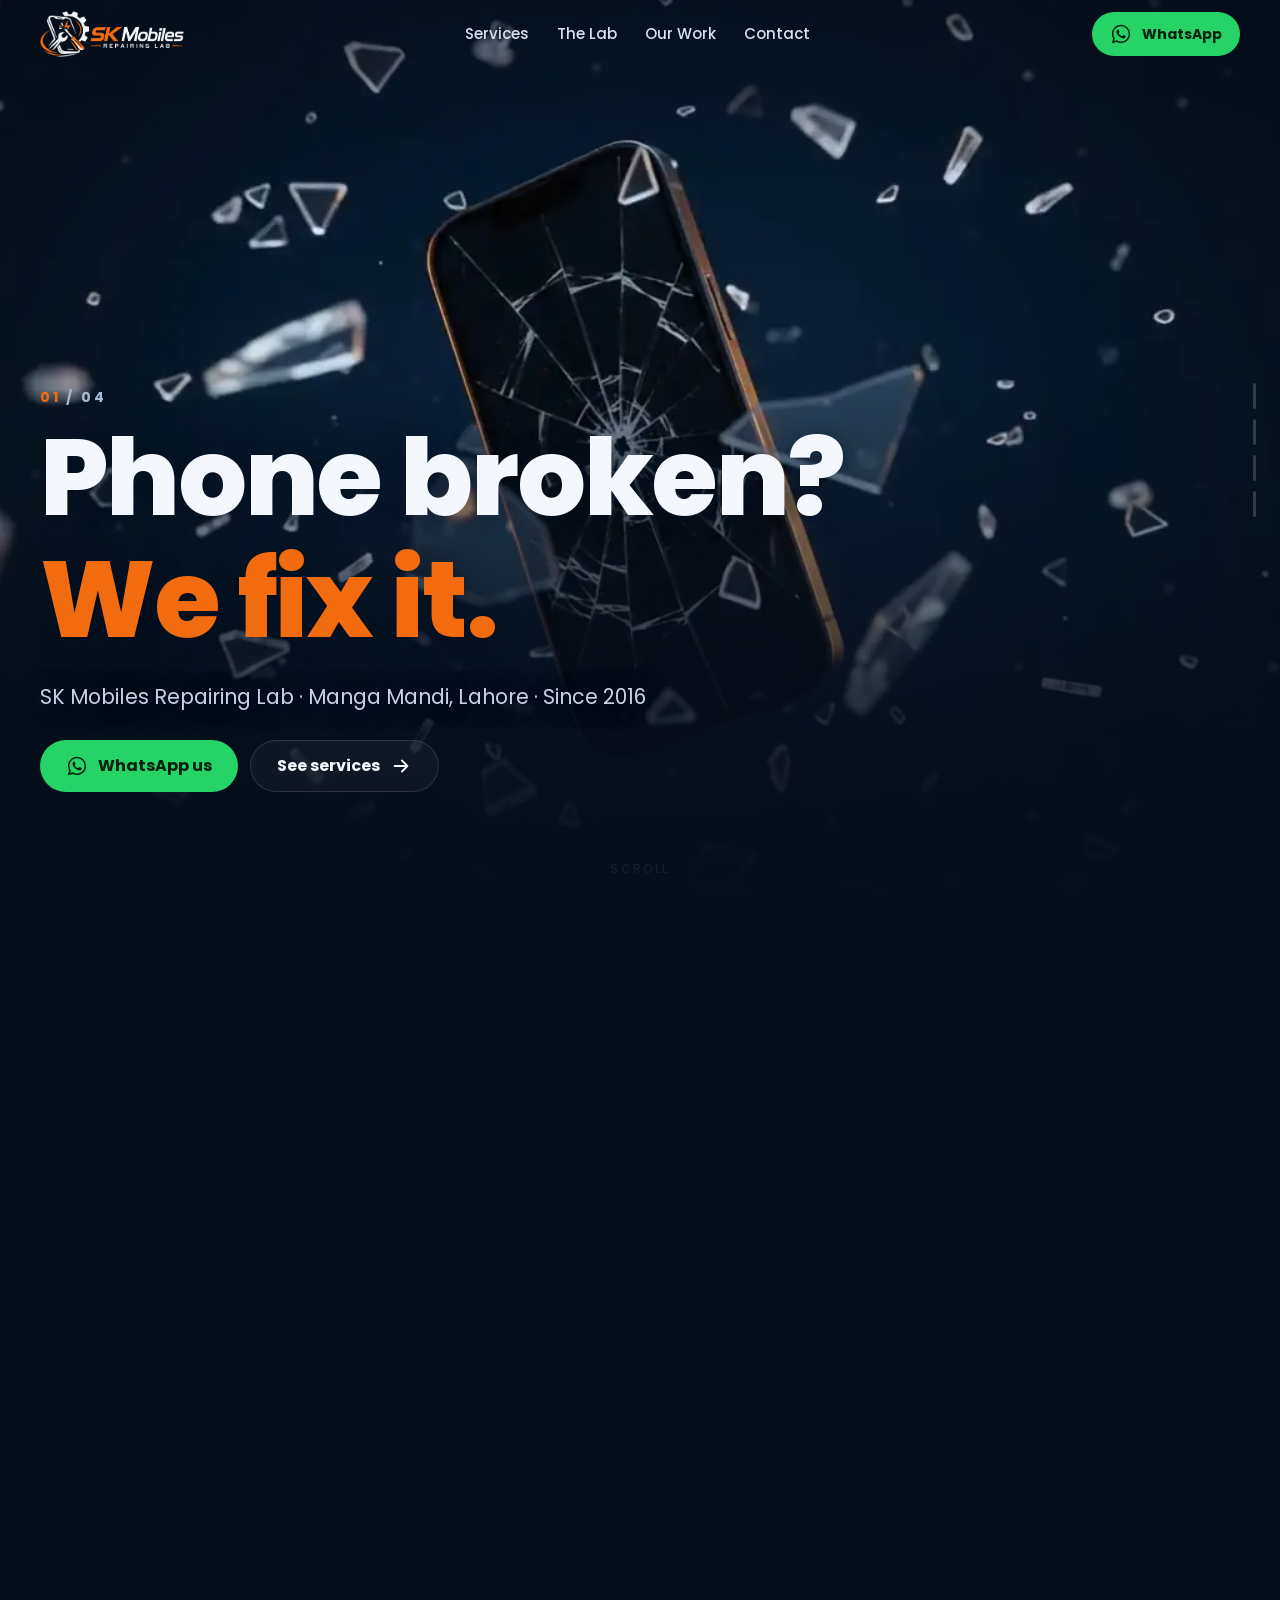
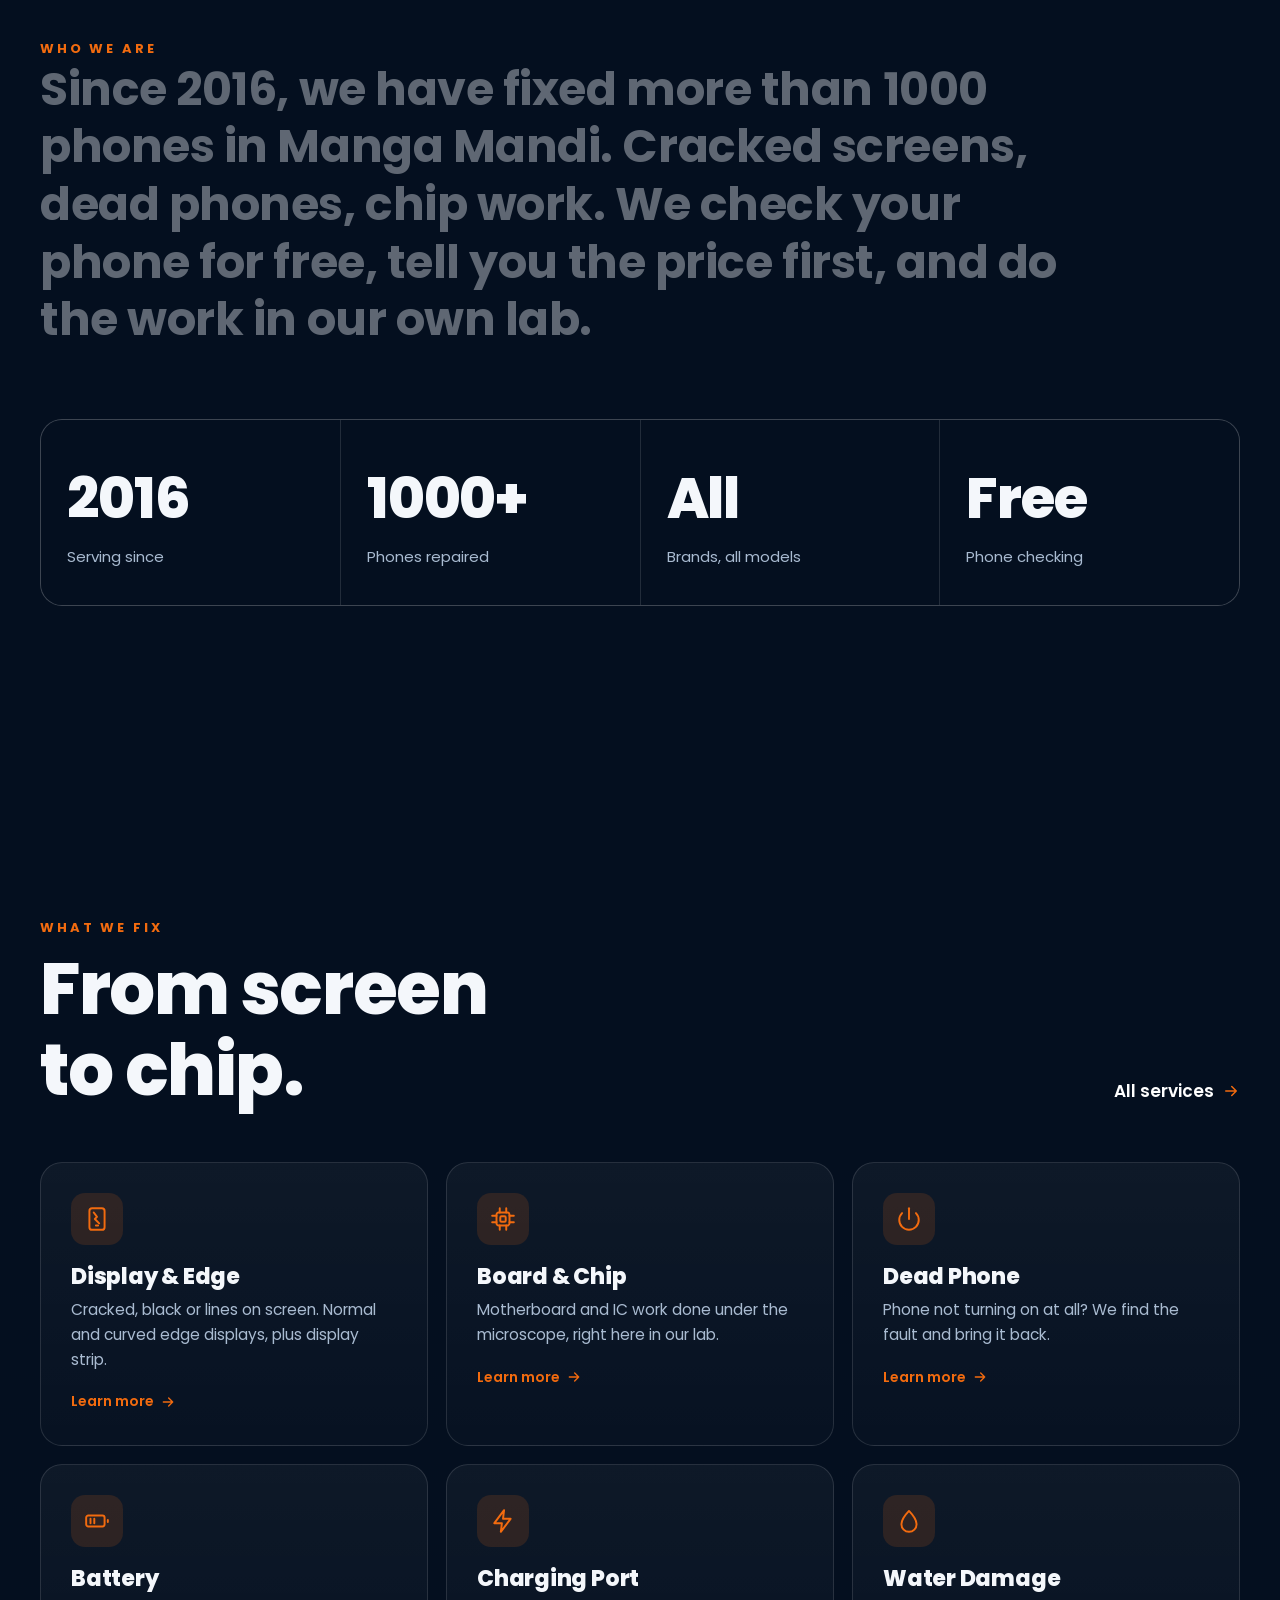
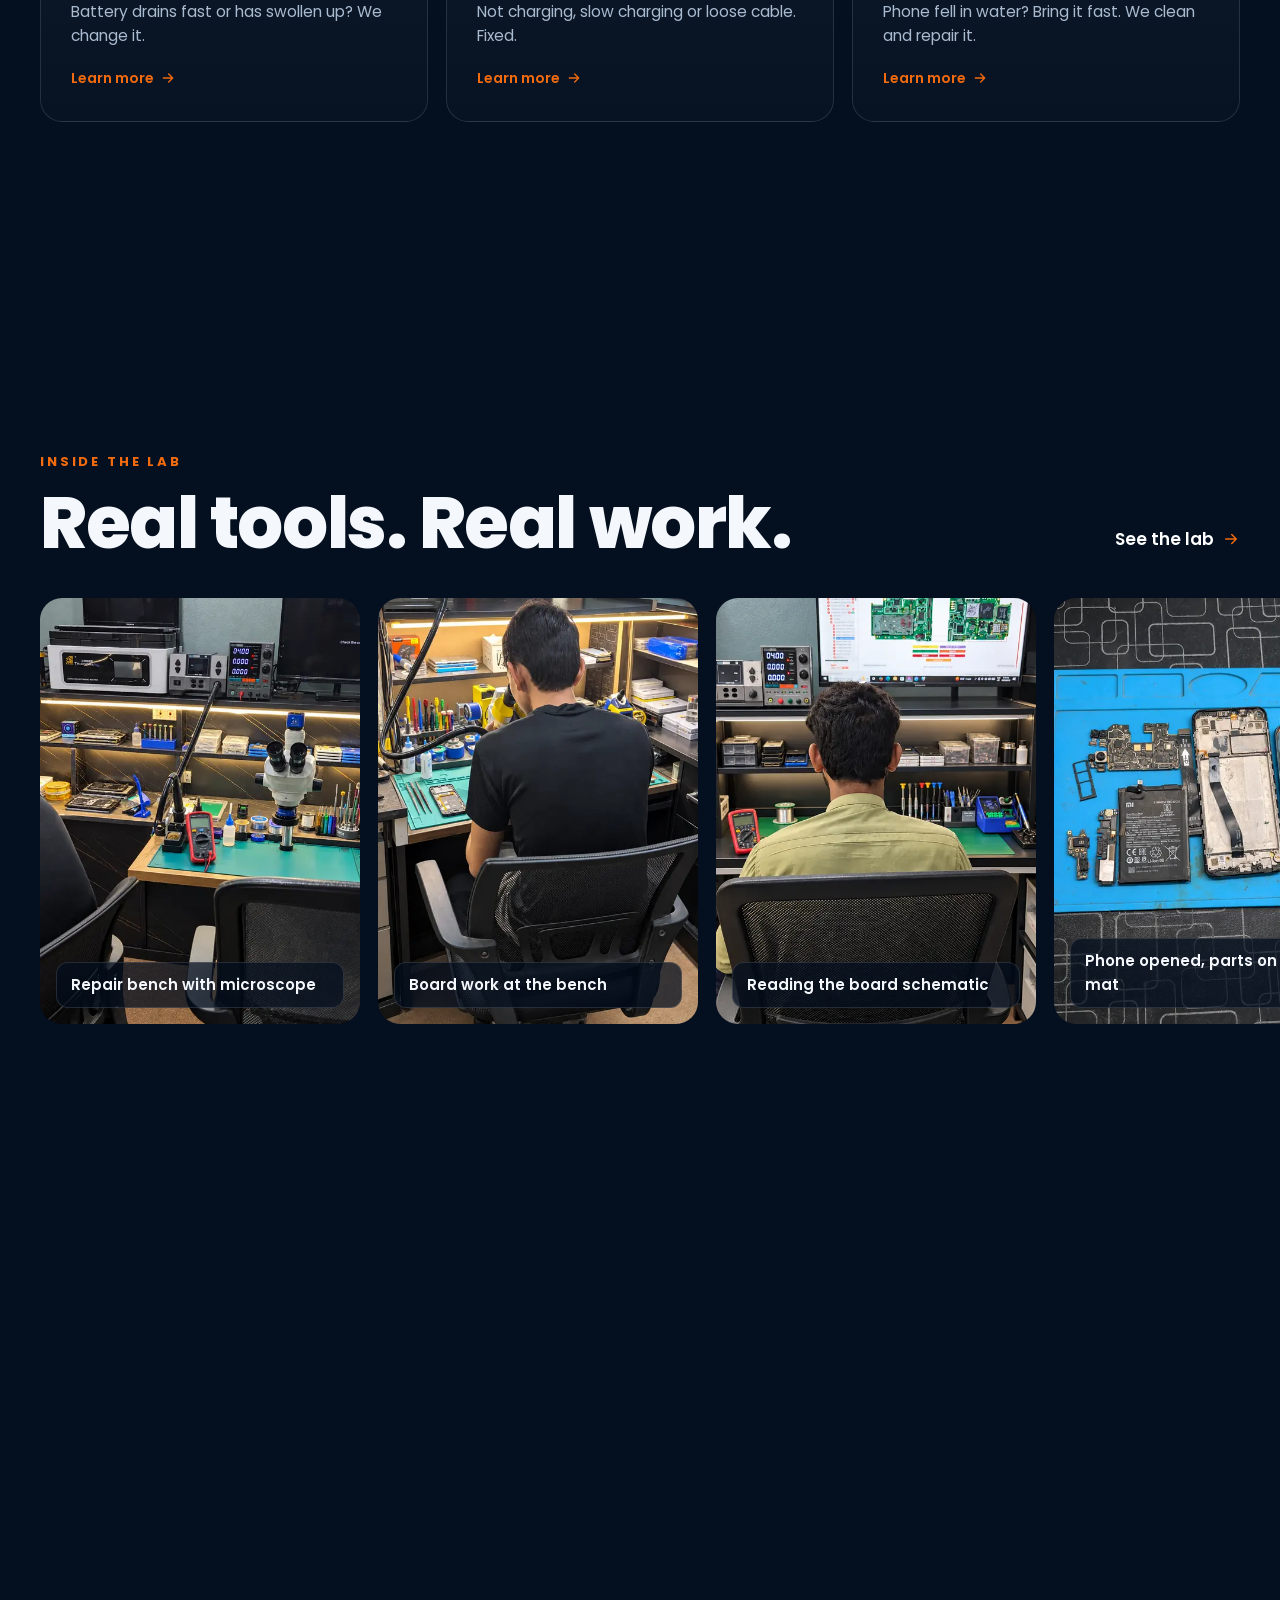
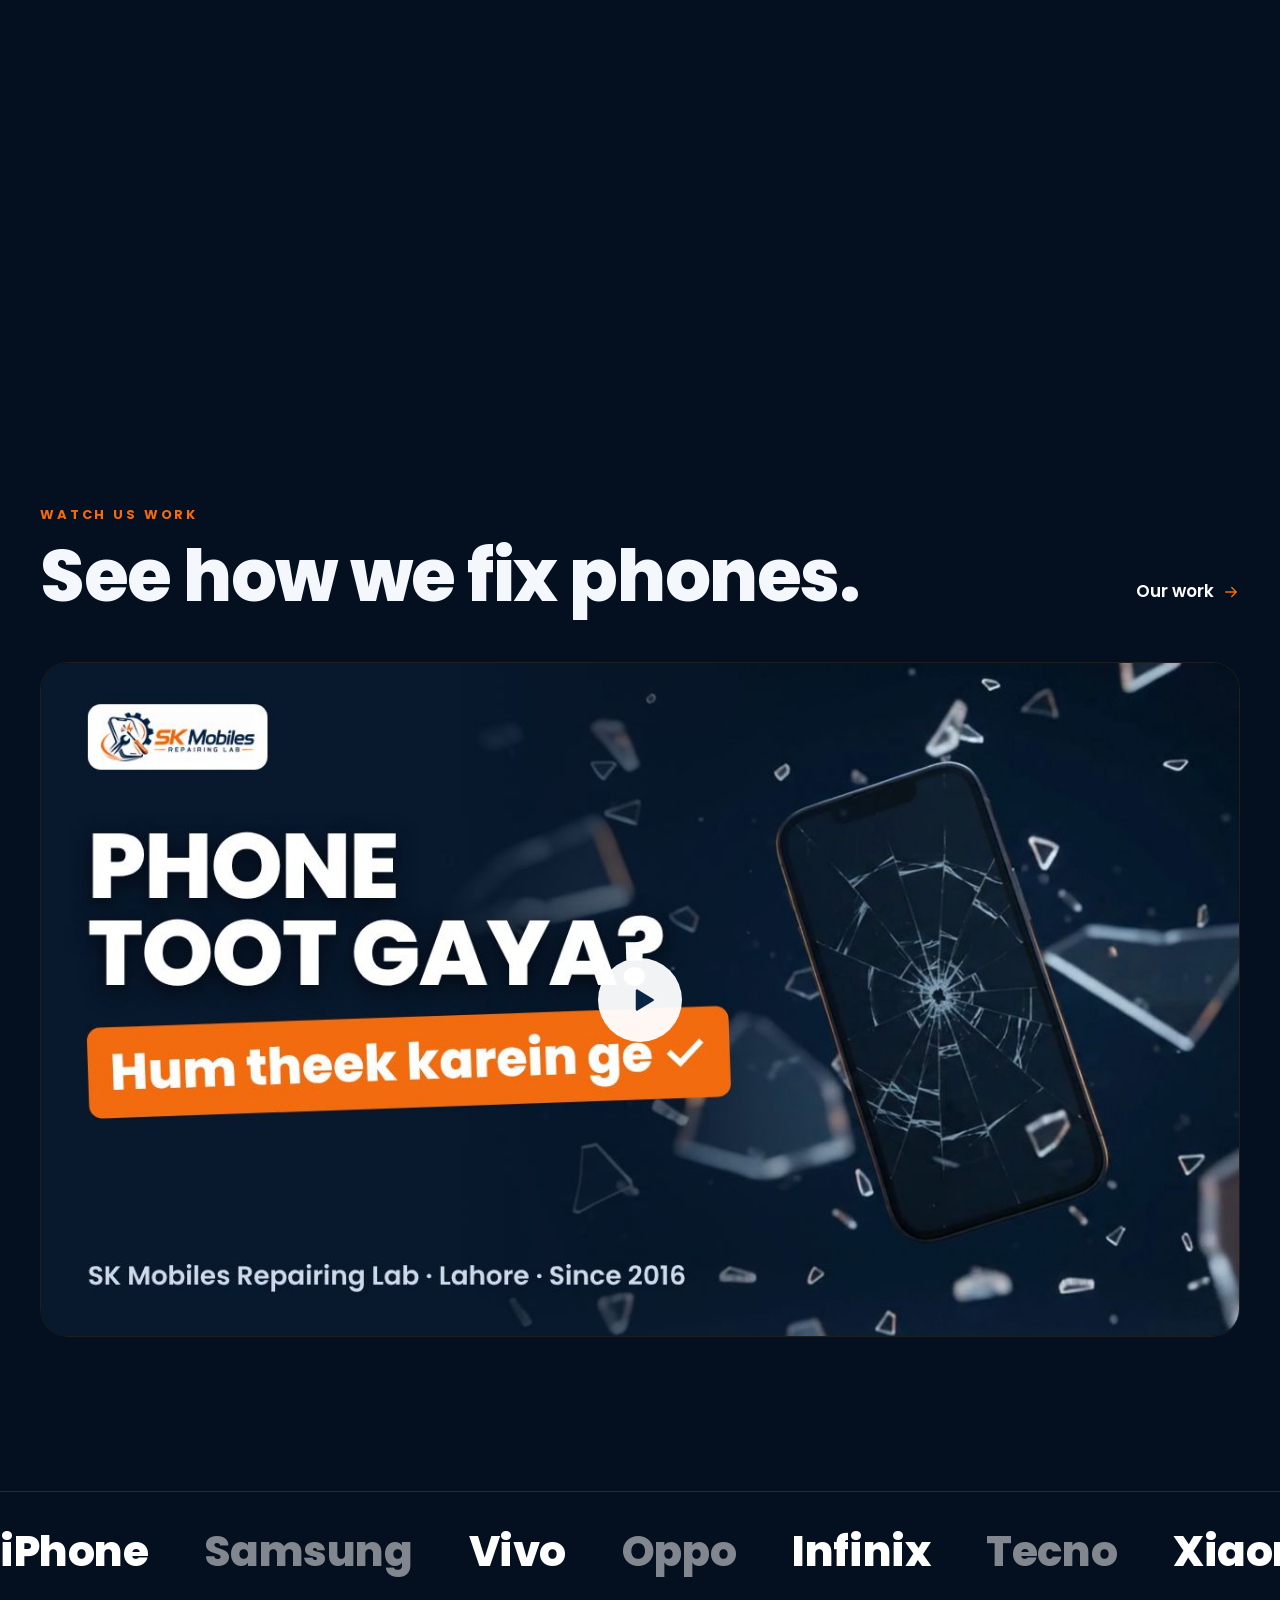
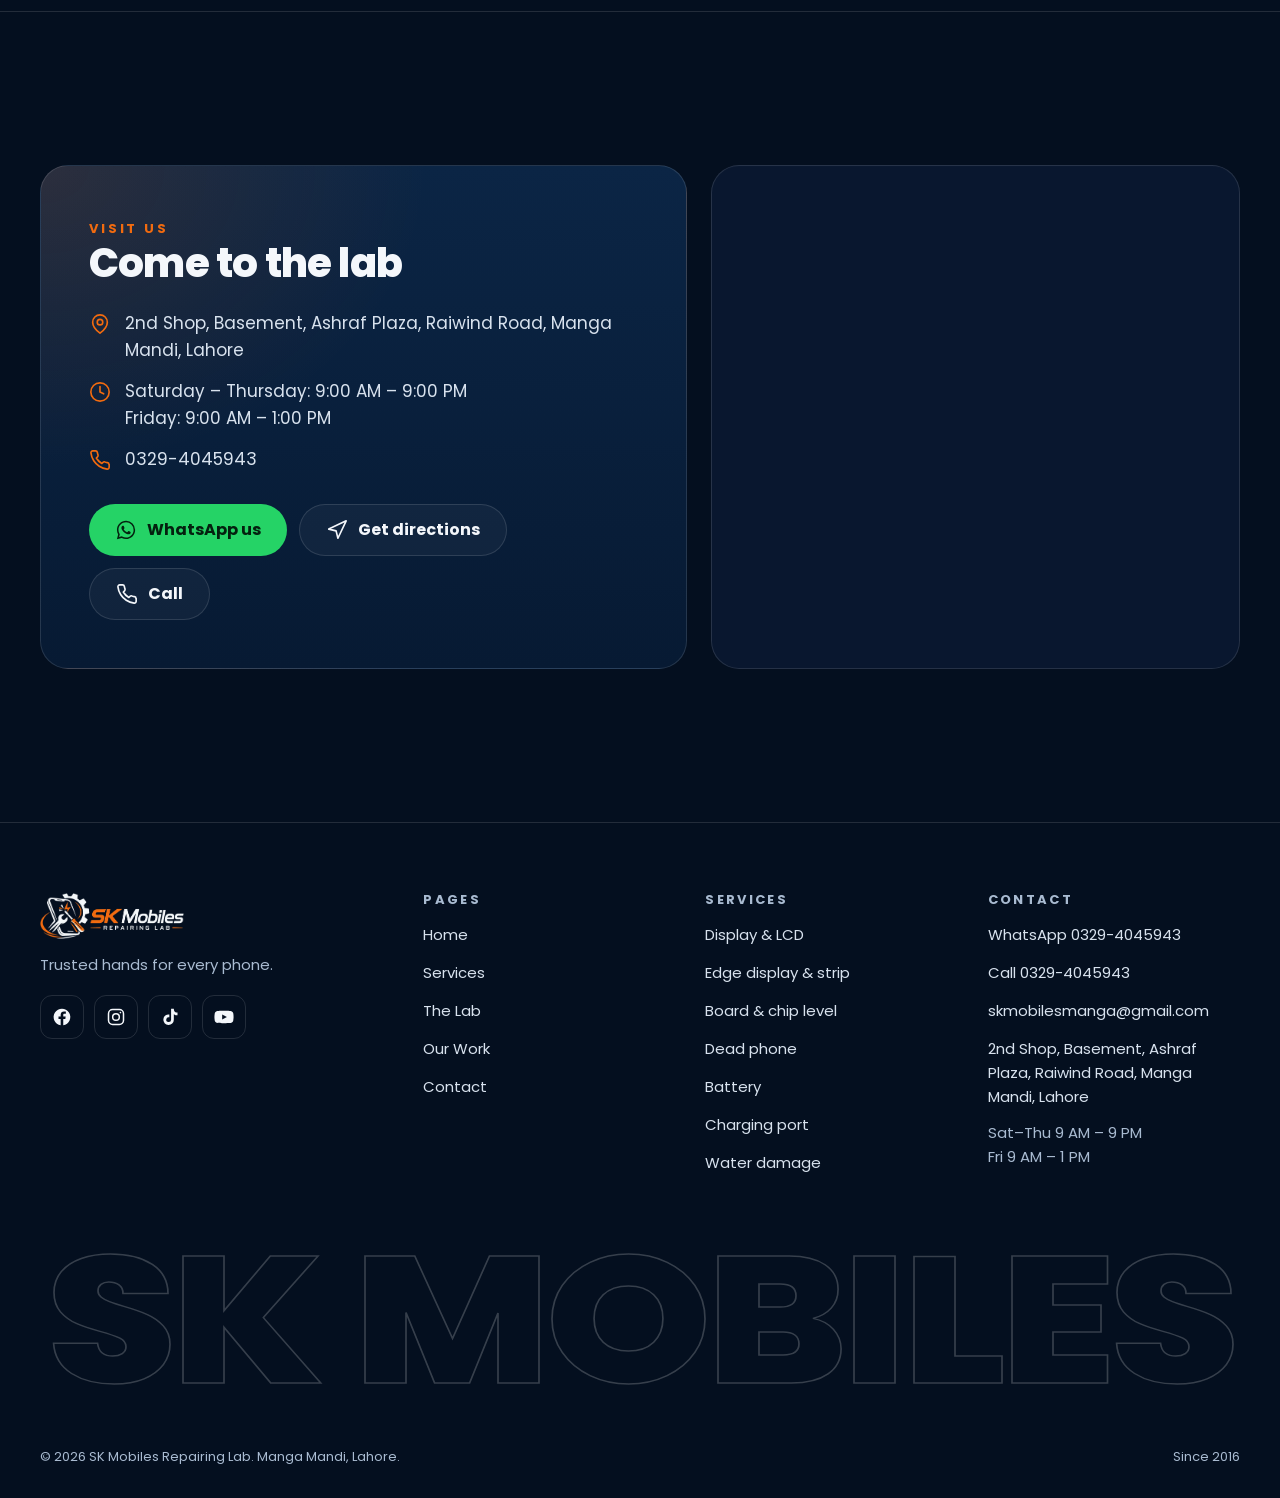
<file: index.html>
<!doctype html>
<html lang="en">
<head>
<meta charset="utf-8">
<meta name="viewport" content="width=device-width, initial-scale=1, viewport-fit=cover">
<title>SK Mobiles | Mobile Phone Repair in Manga Mandi, Lahore</title>
<meta name="description" content="Phone broken? SK Mobiles fixes all brands in Manga Mandi, Lahore since 2016. Display to chip level repair, free checking and price before we start. WhatsApp us.">
<link rel="canonical" href="https://skmobiles.com/">
<meta name="theme-color" content="#040f1f">
<meta property="og:type" content="website">
<meta property="og:site_name" content="SK Mobiles Repairing Lab">
<meta property="og:title" content="SK Mobiles | Mobile Phone Repair in Manga Mandi, Lahore">
<meta property="og:description" content="Phone broken? SK Mobiles fixes all brands in Manga Mandi, Lahore since 2016. Display to chip level repair, free checking and price before we start. WhatsApp us.">
<meta property="og:url" content="https://skmobiles.com/">
<meta property="og:image" content="https://skmobiles.com/assets/img/og.jpg">
<meta property="og:image:width" content="1200">
<meta property="og:image:height" content="630">
<meta property="og:locale" content="en_PK">
<meta name="twitter:card" content="summary_large_image">
<meta name="twitter:title" content="SK Mobiles | Mobile Phone Repair in Manga Mandi, Lahore">
<meta name="twitter:description" content="Phone broken? SK Mobiles fixes all brands in Manga Mandi, Lahore since 2016. Display to chip level repair, free checking and price before we start. WhatsApp us.">
<meta name="twitter:image" content="https://skmobiles.com/assets/img/og.jpg">
<link rel="icon" href="/favicon.ico" sizes="48x48">
<link rel="icon" href="/favicon.svg" type="image/svg+xml">
<link rel="apple-touch-icon" href="/apple-touch-icon.png">
<link rel="manifest" href="/site.webmanifest">
<link rel="preload" href="/assets/fonts/poppins-latin-800-normal.woff2" as="font" type="font/woff2" crossorigin>
<link rel="preload" href="/assets/fonts/poppins-latin-400-normal.woff2" as="font" type="font/woff2" crossorigin>
<link rel="preload" as="image" href="/assets/frames/d/f001.webp" media="(min-width: 768px)" fetchpriority="high">
<link rel="preload" as="image" href="/assets/frames/m/f001.webp" media="(max-width: 767px)" fetchpriority="high">
<link rel="stylesheet" href="/assets/css/site.css?v=4">
<script>(function(d){var e=d.documentElement;e.classList.add('js');try{if(matchMedia('(prefers-reduced-motion: reduce)').matches)e.classList.add('rm')}catch(x){}})(document)</script>
<script type="application/ld+json">{"@context":"https://schema.org","@type":"MobilePhoneStore","@id":"https://skmobiles.com/#business","name":"SK Mobiles Repairing Lab","alternateName":"SK Mobiles","slogan":"Trusted hands for every phone.","description":"Mobile phone repair lab in Manga Mandi, Lahore. Display to board and chip level repair for all brands since 2016.","url":"https://skmobiles.com/","logo":"https://skmobiles.com/assets/img/icon-512.png","image":["https://skmobiles.com/assets/img/og.jpg","https://skmobiles.com/assets/img/lab-1.webp"],"telephone":"+923294045943","email":"skmobilesmanga@gmail.com","foundingDate":"2016","address":{"@type":"PostalAddress","streetAddress":"2nd Shop, Basement, Ashraf Plaza, Raiwind Road, Manga Mandi","addressLocality":"Lahore","addressRegion":"Punjab","addressCountry":"PK"},"geo":{"@type":"GeoCoordinates","latitude":31.299046,"longitude":74.070399},"hasMap":"https://maps.app.goo.gl/4ocXztX2N5rhJQgSA","openingHoursSpecification":[{"@type":"OpeningHoursSpecification","dayOfWeek":["Saturday","Sunday","Monday","Tuesday","Wednesday","Thursday"],"opens":"09:00","closes":"21:00"},{"@type":"OpeningHoursSpecification","dayOfWeek":"Friday","opens":"09:00","closes":"13:00"}],"paymentAccepted":"Cash, JazzCash, EasyPaisa, Bank transfer","areaServed":["Manga Mandi","Raiwind","Bahria Town","Model Town","Lahore","Pakistan"],"sameAs":["https://www.facebook.com/skmobileslab","https://www.instagram.com/skmobileslab","https://www.tiktok.com/@skmobileslab","https://www.youtube.com/@skmobileslab"]}</script>
<script type="application/ld+json">{"@context":"https://schema.org","@type":"WebSite","@id":"https://skmobiles.com/#website","url":"https://skmobiles.com/","name":"SK Mobiles Repairing Lab","publisher":{"@id":"https://skmobiles.com/#business"},"inLanguage":"en"}</script>
</head>
<body>
<a class="skip" href="#main">Skip to content</a>
<header class="hdr">
 <div class="wrap in">
  <a class="brand" href="/" aria-label="SK Mobiles Repairing Lab, home"><img src="/assets/img/logo.webp" alt="SK Mobiles Repairing Lab" width="375" height="120"></a>
  <nav class="nav" aria-label="Main"><a href="/services">Services</a><a href="/lab">The Lab</a><a href="/work">Our Work</a><a href="/contact">Contact</a></nav>
  <div class="hdr-r">
   <a class="btn btn-wa hdr-wa" href="https://wa.me/923294045943?text=Hi%20SK%20Mobiles%2C%20I%20need%20help%20with%20my%20phone." target="_blank" rel="noopener"><svg viewBox="0 0 24 24" fill="currentColor" aria-hidden="true"><path d="M12.04 2C6.58 2 2.13 6.45 2.13 11.91c0 1.75.46 3.45 1.32 4.95L2.05 22l5.25-1.38a9.9 9.9 0 0 0 4.74 1.21h.01c5.46 0 9.91-4.45 9.91-9.91A9.85 9.85 0 0 0 12.04 2Zm0 18.15h-.01a8.23 8.23 0 0 1-4.19-1.15l-.3-.18-3.12.82.83-3.04-.2-.31a8.2 8.2 0 0 1-1.26-4.38c0-4.54 3.7-8.24 8.25-8.24a8.2 8.2 0 0 1 8.24 8.25c0 4.54-3.7 8.23-8.24 8.23Zm4.52-6.16c-.25-.12-1.47-.72-1.69-.81-.23-.08-.39-.12-.56.13-.16.25-.64.81-.79.97-.14.17-.29.19-.54.06-.25-.12-1.05-.39-1.99-1.23-.74-.66-1.23-1.47-1.38-1.72-.14-.25-.02-.38.11-.5.11-.11.25-.29.37-.43.13-.15.17-.25.25-.42.08-.16.04-.31-.02-.43-.06-.12-.56-1.34-.76-1.84-.2-.48-.41-.42-.56-.43h-.48c-.17 0-.43.06-.66.31-.22.25-.86.85-.86 2.07 0 1.22.89 2.4 1.01 2.56.12.17 1.75 2.67 4.23 3.74.59.26 1.05.41 1.41.52.59.19 1.13.16 1.56.1.48-.07 1.47-.6 1.67-1.18.21-.58.21-1.07.15-1.18-.06-.1-.23-.16-.48-.29Z"/></svg><span>WhatsApp</span></a>
   <button class="menu-btn" type="button" aria-expanded="false" aria-controls="mnav" aria-label="Open menu"><span></span></button>
  </div>
 </div>
</header>
<nav class="mnav" id="mnav" aria-label="Mobile"><a href="/" aria-current="page">Home</a><a href="/services">Services</a><a href="/lab">The Lab</a><a href="/work">Our Work</a><a href="/contact">Contact</a><a class="btn btn-wa" href="https://wa.me/923294045943?text=Hi%20SK%20Mobiles%2C%20I%20need%20help%20with%20my%20phone." target="_blank" rel="noopener"><svg viewBox="0 0 24 24" fill="currentColor" aria-hidden="true"><path d="M12.04 2C6.58 2 2.13 6.45 2.13 11.91c0 1.75.46 3.45 1.32 4.95L2.05 22l5.25-1.38a9.9 9.9 0 0 0 4.74 1.21h.01c5.46 0 9.91-4.45 9.91-9.91A9.85 9.85 0 0 0 12.04 2Zm0 18.15h-.01a8.23 8.23 0 0 1-4.19-1.15l-.3-.18-3.12.82.83-3.04-.2-.31a8.2 8.2 0 0 1-1.26-4.38c0-4.54 3.7-8.24 8.25-8.24a8.2 8.2 0 0 1 8.24 8.25c0 4.54-3.7 8.23-8.24 8.23Zm4.52-6.16c-.25-.12-1.47-.72-1.69-.81-.23-.08-.39-.12-.56.13-.16.25-.64.81-.79.97-.14.17-.29.19-.54.06-.25-.12-1.05-.39-1.99-1.23-.74-.66-1.23-1.47-1.38-1.72-.14-.25-.02-.38.11-.5.11-.11.25-.29.37-.43.13-.15.17-.25.25-.42.08-.16.04-.31-.02-.43-.06-.12-.56-1.34-.76-1.84-.2-.48-.41-.42-.56-.43h-.48c-.17 0-.43.06-.66.31-.22.25-.86.85-.86 2.07 0 1.22.89 2.4 1.01 2.56.12.17 1.75 2.67 4.23 3.74.59.26 1.05.41 1.41.52.59.19 1.13.16 1.56.1.48-.07 1.47-.6 1.67-1.18.21-.58.21-1.07.15-1.18-.06-.1-.23-.16-.48-.29Z"/></svg><span>WhatsApp us</span></a></nav>
<main id="main">
<div class="loader" aria-hidden="true"><div class="n">0</div><div class="bar"><i></i></div></div>

<section class="story" aria-label="SK Mobiles intro">
 <div class="stage">
  <img class="poster" src="/assets/img/crack.webp" alt="" width="1400" height="788">
  <canvas aria-hidden="true"></canvas>
  <div class="vign"></div>
  <div class="chap c1">
   <div class="wrap">
    <p class="num"><b>01</b> / 04</p>
    <h1 class="h-xl"><span class="mask"><span>Phone broken?</span></span><span class="mask"><span class="or">We fix it.</span></span></h1>
    <p class="lead">SK Mobiles Repairing Lab · Manga Mandi, Lahore · Since 2016</p>
    <div class="row"><a class="btn btn-wa " href="https://wa.me/923294045943?text=Hi%20SK%20Mobiles%2C%20I%20need%20help%20with%20my%20phone." target="_blank" rel="noopener"><svg viewBox="0 0 24 24" fill="currentColor" aria-hidden="true"><path d="M12.04 2C6.58 2 2.13 6.45 2.13 11.91c0 1.75.46 3.45 1.32 4.95L2.05 22l5.25-1.38a9.9 9.9 0 0 0 4.74 1.21h.01c5.46 0 9.91-4.45 9.91-9.91A9.85 9.85 0 0 0 12.04 2Zm0 18.15h-.01a8.23 8.23 0 0 1-4.19-1.15l-.3-.18-3.12.82.83-3.04-.2-.31a8.2 8.2 0 0 1-1.26-4.38c0-4.54 3.7-8.24 8.25-8.24a8.2 8.2 0 0 1 8.24 8.25c0 4.54-3.7 8.23-8.24 8.23Zm4.52-6.16c-.25-.12-1.47-.72-1.69-.81-.23-.08-.39-.12-.56.13-.16.25-.64.81-.79.97-.14.17-.29.19-.54.06-.25-.12-1.05-.39-1.99-1.23-.74-.66-1.23-1.47-1.38-1.72-.14-.25-.02-.38.11-.5.11-.11.25-.29.37-.43.13-.15.17-.25.25-.42.08-.16.04-.31-.02-.43-.06-.12-.56-1.34-.76-1.84-.2-.48-.41-.42-.56-.43h-.48c-.17 0-.43.06-.66.31-.22.25-.86.85-.86 2.07 0 1.22.89 2.4 1.01 2.56.12.17 1.75 2.67 4.23 3.74.59.26 1.05.41 1.41.52.59.19 1.13.16 1.56.1.48-.07 1.47-.6 1.67-1.18.21-.58.21-1.07.15-1.18-.06-.1-.23-.16-.48-.29Z"/></svg><span>WhatsApp us</span></a><a class="btn btn-gh" href="/services"><span>See services</span><svg viewBox="0 0 24 24" fill="none" stroke="currentColor" stroke-width="2" stroke-linecap="round" stroke-linejoin="round" aria-hidden="true"><path d="M5 12h14M13 6l6 6-6 6"/></svg></a></div>
   </div>
  </div>
  <div class="chap c2">
   <div class="wrap">
    <p class="num"><b>02</b> / 04</p>
    <h2 class="h-l">We go inside.</h2>
    <p class="lead">Every part of your phone gets checked. Not just the screen.</p>
   </div>
   <div class="callouts"><span class="callout co1"><i></i><em>Display</em></span><span class="callout co2"><i></i><em>Board</em></span><span class="callout co3"><i></i><em>Battery</em></span><span class="callout co4"><i></i><em>Camera</em></span></div>
  </div>
  <div class="chap c3">
   <div class="wrap">
    <p class="num"><b>03</b> / 04</p>
    <h2 class="h-l">Fixed at <span class="or">chip level.</span></h2>
    <p class="lead">Board and chip work in our own lab. Your phone never leaves our hands.</p>
   </div>
  </div>
  <div class="chap c4">
   <div class="wrap">
    <p class="num"><b>04</b> / 04</p>
    <h2 class="h-l">Good as new.</h2>
    <p class="lead">Free checking. Price before we start. Pick &amp; Drop available in Lahore.</p>
    <div class="row"><a class="btn btn-wa " href="https://wa.me/923294045943?text=Hi%20SK%20Mobiles%2C%20I%20need%20help%20with%20my%20phone." target="_blank" rel="noopener"><svg viewBox="0 0 24 24" fill="currentColor" aria-hidden="true"><path d="M12.04 2C6.58 2 2.13 6.45 2.13 11.91c0 1.75.46 3.45 1.32 4.95L2.05 22l5.25-1.38a9.9 9.9 0 0 0 4.74 1.21h.01c5.46 0 9.91-4.45 9.91-9.91A9.85 9.85 0 0 0 12.04 2Zm0 18.15h-.01a8.23 8.23 0 0 1-4.19-1.15l-.3-.18-3.12.82.83-3.04-.2-.31a8.2 8.2 0 0 1-1.26-4.38c0-4.54 3.7-8.24 8.25-8.24a8.2 8.2 0 0 1 8.24 8.25c0 4.54-3.7 8.23-8.24 8.23Zm4.52-6.16c-.25-.12-1.47-.72-1.69-.81-.23-.08-.39-.12-.56.13-.16.25-.64.81-.79.97-.14.17-.29.19-.54.06-.25-.12-1.05-.39-1.99-1.23-.74-.66-1.23-1.47-1.38-1.72-.14-.25-.02-.38.11-.5.11-.11.25-.29.37-.43.13-.15.17-.25.25-.42.08-.16.04-.31-.02-.43-.06-.12-.56-1.34-.76-1.84-.2-.48-.41-.42-.56-.43h-.48c-.17 0-.43.06-.66.31-.22.25-.86.85-.86 2.07 0 1.22.89 2.4 1.01 2.56.12.17 1.75 2.67 4.23 3.74.59.26 1.05.41 1.41.52.59.19 1.13.16 1.56.1.48-.07 1.47-.6 1.67-1.18.21-.58.21-1.07.15-1.18-.06-.1-.23-.16-.48-.29Z"/></svg><span>WhatsApp us</span></a><a class="btn btn-gh" href="https://maps.app.goo.gl/4ocXztX2N5rhJQgSA" target="_blank" rel="noopener"><svg viewBox="0 0 24 24" fill="none" stroke="currentColor" stroke-width="1.8" stroke-linecap="round" stroke-linejoin="round" aria-hidden="true"><path d="m3 11 19-9-9 19-2-8-8-2Z"/></svg><span>Get directions</span></a></div>
   </div>
  </div>
  <div class="prog" aria-hidden="true"><i><b></b></i><i><b></b></i><i><b></b></i><i><b></b></i></div>
  <div class="scroll-hint" aria-hidden="true">Scroll</div>
 </div>
</section>

<section class="sec intro">
 <div class="wrap">
  <span class="eyebrow">Who we are</span>
  <p class="lightup">Since 2016, we have fixed more than 1000 phones in Manga Mandi. Cracked screens, dead phones, chip work. We check your phone for free, tell you the price first, and do the work in our own lab.</p>
  <div class="stats">
   <div class="stat reveal"><b>2016</b><span>Serving since</span></div>
   <div class="stat reveal"><b data-count="1000" data-suffix="+">1000+</b><span>Phones repaired</span></div>
   <div class="stat reveal"><b>All</b><span>Brands, all models</span></div>
   <div class="stat reveal"><b>Free</b><span>Phone checking</span></div>
  </div>
 </div>
</section>

<section class="sec fix">
 <div class="wrap">
  <div class="sec-head">
   <div><span class="eyebrow">What we fix</span><h2 class="h-l" data-split><span class="mask"><span>From screen</span></span><span class="mask"><span>to chip.</span></span></h2></div>
   <a class="link-arrow" href="/services">All services <svg viewBox="0 0 24 24" fill="none" stroke="currentColor" stroke-width="2" stroke-linecap="round" stroke-linejoin="round" aria-hidden="true"><path d="M5 12h14M13 6l6 6-6 6"/></svg></a>
  </div>
  <div class="grid"><a class="card reveal" href="/services#display"><span class="ic"><svg viewBox="0 0 24 24" fill="none" stroke="currentColor" stroke-width="1.8" stroke-linecap="round" stroke-linejoin="round" aria-hidden="true"><rect x="5" y="2" width="14" height="20" rx="2.5"/><path d="M11 18h2M9 6l3 4-2 2 4 4"/></svg></span><h3>Display & Edge</h3><p>Cracked, black or lines on screen. Normal and curved edge displays, plus display strip.</p><span class="more">Learn more <svg viewBox="0 0 24 24" fill="none" stroke="currentColor" stroke-width="2" stroke-linecap="round" stroke-linejoin="round" aria-hidden="true"><path d="M5 12h14M13 6l6 6-6 6"/></svg></span></a><a class="card reveal" href="/services#board"><span class="ic"><svg viewBox="0 0 24 24" fill="none" stroke="currentColor" stroke-width="1.8" stroke-linecap="round" stroke-linejoin="round" aria-hidden="true"><rect x="6" y="6" width="12" height="12" rx="2"/><rect x="9.5" y="9.5" width="5" height="5" rx="1"/><path d="M9 2v4M15 2v4M9 18v4M15 18v4M2 9h4M2 15h4M18 9h4M18 15h4"/></svg></span><h3>Board & Chip</h3><p>Motherboard and IC work done under the microscope, right here in our lab.</p><span class="more">Learn more <svg viewBox="0 0 24 24" fill="none" stroke="currentColor" stroke-width="2" stroke-linecap="round" stroke-linejoin="round" aria-hidden="true"><path d="M5 12h14M13 6l6 6-6 6"/></svg></span></a><a class="card reveal" href="/services#dead"><span class="ic"><svg viewBox="0 0 24 24" fill="none" stroke="currentColor" stroke-width="1.8" stroke-linecap="round" stroke-linejoin="round" aria-hidden="true"><path d="M12 2v10"/><path d="M18.4 6.6a9 9 0 1 1-12.8 0"/></svg></span><h3>Dead Phone</h3><p>Phone not turning on at all? We find the fault and bring it back.</p><span class="more">Learn more <svg viewBox="0 0 24 24" fill="none" stroke="currentColor" stroke-width="2" stroke-linecap="round" stroke-linejoin="round" aria-hidden="true"><path d="M5 12h14M13 6l6 6-6 6"/></svg></span></a><a class="card reveal" href="/services#battery"><span class="ic"><svg viewBox="0 0 24 24" fill="none" stroke="currentColor" stroke-width="1.8" stroke-linecap="round" stroke-linejoin="round" aria-hidden="true"><rect x="2" y="7" width="17" height="10" rx="2"/><path d="M22 11v2M6 10v4M9.5 10v4"/></svg></span><h3>Battery</h3><p>Battery drains fast or has swollen up? We change it.</p><span class="more">Learn more <svg viewBox="0 0 24 24" fill="none" stroke="currentColor" stroke-width="2" stroke-linecap="round" stroke-linejoin="round" aria-hidden="true"><path d="M5 12h14M13 6l6 6-6 6"/></svg></span></a><a class="card reveal" href="/services#charging"><span class="ic"><svg viewBox="0 0 24 24" fill="none" stroke="currentColor" stroke-width="1.8" stroke-linecap="round" stroke-linejoin="round" aria-hidden="true"><path d="M13 2 4 14h7l-1 8 9-12h-7l1-8Z"/></svg></span><h3>Charging Port</h3><p>Not charging, slow charging or loose cable. Fixed.</p><span class="more">Learn more <svg viewBox="0 0 24 24" fill="none" stroke="currentColor" stroke-width="2" stroke-linecap="round" stroke-linejoin="round" aria-hidden="true"><path d="M5 12h14M13 6l6 6-6 6"/></svg></span></a><a class="card reveal" href="/services#water"><span class="ic"><svg viewBox="0 0 24 24" fill="none" stroke="currentColor" stroke-width="1.8" stroke-linecap="round" stroke-linejoin="round" aria-hidden="true"><path d="M12 2.7s7 7.3 7 12.3a7 7 0 0 1-14 0c0-5 7-12.3 7-12.3Z"/></svg></span><h3>Water Damage</h3><p>Phone fell in water? Bring it fast. We clean and repair it.</p><span class="more">Learn more <svg viewBox="0 0 24 24" fill="none" stroke="currentColor" stroke-width="2" stroke-linecap="round" stroke-linejoin="round" aria-hidden="true"><path d="M5 12h14M13 6l6 6-6 6"/></svg></span></a></div>
 </div>
</section>

<section class="hz-pin" aria-labelledby="lab-h">
 <div class="wrap">
  <div class="sec-head">
   <div><span class="eyebrow">Inside the lab</span><h2 class="h-l" id="lab-h">Real tools. Real work.</h2></div>
   <a class="link-arrow" href="/lab">See the lab <svg viewBox="0 0 24 24" fill="none" stroke="currentColor" stroke-width="2" stroke-linecap="round" stroke-linejoin="round" aria-hidden="true"><path d="M5 12h14M13 6l6 6-6 6"/></svg></a>
  </div>
 </div>
 <div class="rail-wrap"><div class="rail"><figure><img src="/assets/img/lab-1-s.webp" srcset="/assets/img/lab-1-s.webp 540w, /assets/img/lab-1.webp 900w" sizes="(max-width: 960px) 78vw, 360px" width="540" height="959" alt="Repair bench with microscope at SK Mobiles Repairing Lab" loading="lazy" decoding="async"><figcaption>Repair bench with microscope</figcaption></figure><figure><img src="/assets/img/lab-7-s.webp" srcset="/assets/img/lab-7-s.webp 540w, /assets/img/lab-7.webp 900w" sizes="(max-width: 960px) 78vw, 360px" width="540" height="959" alt="Board work at the bench at SK Mobiles Repairing Lab" loading="lazy" decoding="async"><figcaption>Board work at the bench</figcaption></figure><figure><img src="/assets/img/lab-5-s.webp" srcset="/assets/img/lab-5-s.webp 540w, /assets/img/lab-5.webp 900w" sizes="(max-width: 960px) 78vw, 360px" width="540" height="959" alt="Reading the board schematic at SK Mobiles Repairing Lab" loading="lazy" decoding="async"><figcaption>Reading the board schematic</figcaption></figure><figure><img src="/assets/img/lab-8-s.webp" srcset="/assets/img/lab-8-s.webp 540w, /assets/img/lab-8.webp 900w" sizes="(max-width: 960px) 78vw, 360px" width="540" height="959" alt="Phone opened, parts on the mat at SK Mobiles Repairing Lab" loading="lazy" decoding="async"><figcaption>Phone opened, parts on the mat</figcaption></figure><figure><img src="/assets/img/lab-6-s.webp" srcset="/assets/img/lab-6-s.webp 540w, /assets/img/lab-6.webp 900w" sizes="(max-width: 960px) 78vw, 360px" width="540" height="959" alt="Every phone gets a careful check at SK Mobiles Repairing Lab" loading="lazy" decoding="async"><figcaption>Every phone gets a careful check</figcaption></figure><figure><img src="/assets/img/lab-10-s.webp" srcset="/assets/img/lab-10-s.webp 540w, /assets/img/lab-10.webp 900w" sizes="(max-width: 960px) 78vw, 360px" width="540" height="959" alt="Our shop in Ashraf Plaza at SK Mobiles Repairing Lab" loading="lazy" decoding="async"><figcaption>Our shop in Ashraf Plaza</figcaption></figure></div></div>
</section>

<section class="sec watch">
 <div class="wrap">
  <div class="sec-head">
   <div><span class="eyebrow">Watch us work</span><h2 class="h-l">See how we fix phones.</h2></div>
   <a class="link-arrow" href="/work">Our work <svg viewBox="0 0 24 24" fill="none" stroke="currentColor" stroke-width="2" stroke-linecap="round" stroke-linejoin="round" aria-hidden="true"><path d="M5 12h14M13 6l6 6-6 6"/></svg></a>
  </div>
  <div class="vid reveal">
   <video preload="none" playsinline poster="/assets/video/trailer.jpg" width="1280" height="720"><source src="/assets/video/trailer.mp4" type="video/mp4"></video>
   <div class="play"><button type="button" aria-label="Play SK Mobiles video"><svg viewBox="0 0 24 24" fill="currentColor" aria-hidden="true"><path d="M7 4.5v15a1 1 0 0 0 1.5.87l12.5-7.5a1 1 0 0 0 0-1.74L8.5 3.63A1 1 0 0 0 7 4.5Z"/></svg></button></div>
  </div>
 </div>
</section>

<section class="marq" aria-label="Brands we repair">
 <p class="vh">We repair iPhone, Samsung, Vivo, Oppo, Infinix, Tecno, Xiaomi, Realme and tablets.</p>
 <div class="tr" aria-hidden="true"><span class="hl">iPhone</span><span>Samsung</span><span class="hl">Vivo</span><span>Oppo</span><span class="hl">Infinix</span><span>Tecno</span><span class="hl">Xiaomi</span><span>Realme</span><span class="hl">Tablets</span></div><div class="tr" aria-hidden="true"><span class="hl">iPhone</span><span>Samsung</span><span class="hl">Vivo</span><span>Oppo</span><span class="hl">Infinix</span><span>Tecno</span><span class="hl">Xiaomi</span><span>Realme</span><span class="hl">Tablets</span></div>
</section>

<section class="sec">
 <div class="wrap"><div class="visit">
  <div class="panel reveal">
   <span class="eyebrow">Visit us</span>
   <h2 class="h-m">Come to the lab</h2>
   <div class="info">
    <div><svg viewBox="0 0 24 24" fill="none" stroke="currentColor" stroke-width="1.8" stroke-linecap="round" stroke-linejoin="round" aria-hidden="true"><path d="M20 10c0 6-8 12-8 12s-8-6-8-12a8 8 0 0 1 16 0Z"/><circle cx="12" cy="10" r="3"/></svg><span>2nd Shop, Basement, Ashraf Plaza, Raiwind Road, Manga Mandi, Lahore</span></div>
    <div><svg viewBox="0 0 24 24" fill="none" stroke="currentColor" stroke-width="1.8" stroke-linecap="round" stroke-linejoin="round" aria-hidden="true"><circle cx="12" cy="12" r="10"/><path d="M12 6v6l4 2"/></svg><span>Saturday – Thursday: 9:00 AM – 9:00 PM<br>Friday: 9:00 AM – 1:00 PM</span></div>
    <div><svg viewBox="0 0 24 24" fill="none" stroke="currentColor" stroke-width="1.8" stroke-linecap="round" stroke-linejoin="round" aria-hidden="true"><path d="M22 16.9v3a2 2 0 0 1-2.2 2 19.8 19.8 0 0 1-8.6-3.1 19.5 19.5 0 0 1-6-6A19.8 19.8 0 0 1 2.1 4.2 2 2 0 0 1 4.1 2h3a2 2 0 0 1 2 1.7c.1.9.4 1.8.7 2.7a2 2 0 0 1-.5 2.1L8 9.8a16 16 0 0 0 6 6l1.3-1.3a2 2 0 0 1 2.1-.4c.9.3 1.8.6 2.7.7a2 2 0 0 1 1.7 2Z"/></svg><span><a href="tel:+923294045943">0329-4045943</a></span></div>
   </div>
   <div class="row">
    <a class="btn btn-wa " href="https://wa.me/923294045943?text=Hi%20SK%20Mobiles%2C%20I%20need%20help%20with%20my%20phone." target="_blank" rel="noopener"><svg viewBox="0 0 24 24" fill="currentColor" aria-hidden="true"><path d="M12.04 2C6.58 2 2.13 6.45 2.13 11.91c0 1.75.46 3.45 1.32 4.95L2.05 22l5.25-1.38a9.9 9.9 0 0 0 4.74 1.21h.01c5.46 0 9.91-4.45 9.91-9.91A9.85 9.85 0 0 0 12.04 2Zm0 18.15h-.01a8.23 8.23 0 0 1-4.19-1.15l-.3-.18-3.12.82.83-3.04-.2-.31a8.2 8.2 0 0 1-1.26-4.38c0-4.54 3.7-8.24 8.25-8.24a8.2 8.2 0 0 1 8.24 8.25c0 4.54-3.7 8.23-8.24 8.23Zm4.52-6.16c-.25-.12-1.47-.72-1.69-.81-.23-.08-.39-.12-.56.13-.16.25-.64.81-.79.97-.14.17-.29.19-.54.06-.25-.12-1.05-.39-1.99-1.23-.74-.66-1.23-1.47-1.38-1.72-.14-.25-.02-.38.11-.5.11-.11.25-.29.37-.43.13-.15.17-.25.25-.42.08-.16.04-.31-.02-.43-.06-.12-.56-1.34-.76-1.84-.2-.48-.41-.42-.56-.43h-.48c-.17 0-.43.06-.66.31-.22.25-.86.85-.86 2.07 0 1.22.89 2.4 1.01 2.56.12.17 1.75 2.67 4.23 3.74.59.26 1.05.41 1.41.52.59.19 1.13.16 1.56.1.48-.07 1.47-.6 1.67-1.18.21-.58.21-1.07.15-1.18-.06-.1-.23-.16-.48-.29Z"/></svg><span>WhatsApp us</span></a>
    <a class="btn btn-gh" href="https://maps.app.goo.gl/4ocXztX2N5rhJQgSA" target="_blank" rel="noopener"><svg viewBox="0 0 24 24" fill="none" stroke="currentColor" stroke-width="1.8" stroke-linecap="round" stroke-linejoin="round" aria-hidden="true"><path d="m3 11 19-9-9 19-2-8-8-2Z"/></svg><span>Get directions</span></a>
    <a class="btn btn-gh" href="tel:+923294045943"><svg viewBox="0 0 24 24" fill="none" stroke="currentColor" stroke-width="1.8" stroke-linecap="round" stroke-linejoin="round" aria-hidden="true"><path d="M22 16.9v3a2 2 0 0 1-2.2 2 19.8 19.8 0 0 1-8.6-3.1 19.5 19.5 0 0 1-6-6A19.8 19.8 0 0 1 2.1 4.2 2 2 0 0 1 4.1 2h3a2 2 0 0 1 2 1.7c.1.9.4 1.8.7 2.7a2 2 0 0 1-.5 2.1L8 9.8a16 16 0 0 0 6 6l1.3-1.3a2 2 0 0 1 2.1-.4c.9.3 1.8.6 2.7.7a2 2 0 0 1 1.7 2Z"/></svg><span>Call</span></a>
   </div>
  </div>
  <div class="map reveal"><iframe src="https://www.google.com/maps?q=31.299046,74.070399&output=embed" title="Map to SK Mobiles Repairing Lab, Ashraf Plaza, Manga Mandi" loading="lazy" referrerpolicy="no-referrer-when-downgrade"></iframe></div>
 </div></div>
</section>

</main>
<footer class="ftr">
 <div class="wrap">
  <div class="cols">
   <div>
    <a class="brand" href="/" aria-label="SK Mobiles Repairing Lab, home"><img src="/assets/img/logo.webp" alt="SK Mobiles Repairing Lab" width="375" height="120" loading="lazy"></a>
    <p class="ftr-tag">Trusted hands for every phone.</p>
    <div class="soc"><a href="https://www.facebook.com/skmobileslab" target="_blank" rel="noopener" aria-label="SK Mobiles on Facebook"><svg viewBox="0 0 24 24" fill="currentColor" aria-hidden="true"><path d="M13.5 21.9v-7.4H16l.4-3h-2.9V9.6c0-.9.3-1.5 1.5-1.5h1.6V5.4c-.3 0-1.2-.1-2.3-.1-2.3 0-3.9 1.4-3.9 4v2.2H7.8v3h2.6v7.4A10 10 0 1 1 13.5 21.9Z"/></svg></a><a href="https://www.instagram.com/skmobileslab" target="_blank" rel="noopener" aria-label="SK Mobiles on Instagram"><svg viewBox="0 0 24 24" fill="none" stroke="currentColor" stroke-width="1.8" aria-hidden="true"><rect x="3" y="3" width="18" height="18" rx="5"/><circle cx="12" cy="12" r="4"/><circle cx="17.3" cy="6.7" r="1" fill="currentColor" stroke="none"/></svg></a><a href="https://www.tiktok.com/@skmobileslab" target="_blank" rel="noopener" aria-label="SK Mobiles on TikTok"><svg viewBox="0 0 24 24" fill="currentColor" aria-hidden="true"><path d="M16.6 2h-3.3v13.2a2.9 2.9 0 1 1-2.1-2.8V9a6.3 6.3 0 1 0 5.4 6.2V8.6a7.6 7.6 0 0 0 4.4 1.4V6.7a4.4 4.4 0 0 1-4.4-4.4V2Z"/></svg></a><a href="https://www.youtube.com/@skmobileslab" target="_blank" rel="noopener" aria-label="SK Mobiles on YouTube"><svg viewBox="0 0 24 24" fill="currentColor" aria-hidden="true"><path d="M23 7.2a3 3 0 0 0-2.1-2.1C19 4.6 12 4.6 12 4.6s-7 0-8.9.5A3 3 0 0 0 1 7.2 31 31 0 0 0 .5 12a31 31 0 0 0 .5 4.8 3 3 0 0 0 2.1 2.1c1.9.5 8.9.5 8.9.5s7 0 8.9-.5a3 3 0 0 0 2.1-2.1c.4-1.6.5-4.8.5-4.8s0-3.2-.5-4.8ZM9.8 15V9l5.7 3-5.7 3Z"/></svg></a></div>
   </div>
   <div><h2>Pages</h2><ul><li><a href="/">Home</a></li><li><a href="/services">Services</a></li><li><a href="/lab">The Lab</a></li><li><a href="/work">Our Work</a></li><li><a href="/contact">Contact</a></li></ul></div>
   <div><h2>Services</h2><ul><li><a href="/services#display">Display & LCD</a></li><li><a href="/services#edge">Edge display & strip</a></li><li><a href="/services#board">Board & chip level</a></li><li><a href="/services#dead">Dead phone</a></li><li><a href="/services#battery">Battery</a></li><li><a href="/services#charging">Charging port</a></li><li><a href="/services#water">Water damage</a></li></ul></div>
   <div><h2>Contact</h2><ul class="fc">
    <li><a href="https://wa.me/923294045943?text=Hi%20SK%20Mobiles%2C%20I%20need%20help%20with%20my%20phone." target="_blank" rel="noopener">WhatsApp 0329-4045943</a></li>
    <li><a href="tel:+923294045943">Call 0329-4045943</a></li>
    <li><a href="mailto:skmobilesmanga@gmail.com">skmobilesmanga@gmail.com</a></li>
    <li><a href="https://maps.app.goo.gl/4ocXztX2N5rhJQgSA" target="_blank" rel="noopener">2nd Shop, Basement, Ashraf Plaza, Raiwind Road, Manga Mandi, Lahore</a></li>
    <li class="muted">Sat–Thu 9 AM – 9 PM<br>Fri 9 AM – 1 PM</li>
   </ul></div>
  </div>
  <div class="wordmark" aria-hidden="true"><svg viewBox="0 0 1000 150" preserveAspectRatio="xMidYMid meet"><text x="500" y="122" text-anchor="middle" textLength="990" lengthAdjust="spacingAndGlyphs">SK MOBILES</text></svg></div>
  <div class="legal"><span>© 2026 SK Mobiles Repairing Lab. Manga Mandi, Lahore.</span><span>Since 2016</span></div>
 </div>
</footer>
<a class="fwa" href="https://wa.me/923294045943?text=Hi%20SK%20Mobiles%2C%20I%20need%20help%20with%20my%20phone." target="_blank" rel="noopener" aria-label="Chat with SK Mobiles on WhatsApp"><svg viewBox="0 0 24 24" fill="currentColor" aria-hidden="true"><path d="M12.04 2C6.58 2 2.13 6.45 2.13 11.91c0 1.75.46 3.45 1.32 4.95L2.05 22l5.25-1.38a9.9 9.9 0 0 0 4.74 1.21h.01c5.46 0 9.91-4.45 9.91-9.91A9.85 9.85 0 0 0 12.04 2Zm0 18.15h-.01a8.23 8.23 0 0 1-4.19-1.15l-.3-.18-3.12.82.83-3.04-.2-.31a8.2 8.2 0 0 1-1.26-4.38c0-4.54 3.7-8.24 8.25-8.24a8.2 8.2 0 0 1 8.24 8.25c0 4.54-3.7 8.23-8.24 8.23Zm4.52-6.16c-.25-.12-1.47-.72-1.69-.81-.23-.08-.39-.12-.56.13-.16.25-.64.81-.79.97-.14.17-.29.19-.54.06-.25-.12-1.05-.39-1.99-1.23-.74-.66-1.23-1.47-1.38-1.72-.14-.25-.02-.38.11-.5.11-.11.25-.29.37-.43.13-.15.17-.25.25-.42.08-.16.04-.31-.02-.43-.06-.12-.56-1.34-.76-1.84-.2-.48-.41-.42-.56-.43h-.48c-.17 0-.43.06-.66.31-.22.25-.86.85-.86 2.07 0 1.22.89 2.4 1.01 2.56.12.17 1.75 2.67 4.23 3.74.59.26 1.05.41 1.41.52.59.19 1.13.16 1.56.1.48-.07 1.47-.6 1.67-1.18.21-.58.21-1.07.15-1.18-.06-.1-.23-.16-.48-.29Z"/></svg></a>
<script src="/assets/js/gsap.min.js" defer></script>
<script src="/assets/js/ScrollTrigger.min.js" defer></script>
<script src="/assets/js/lenis.min.js" defer></script>
<script src="/assets/js/main.js?v=4" defer></script>
</body>
</html>
</file>
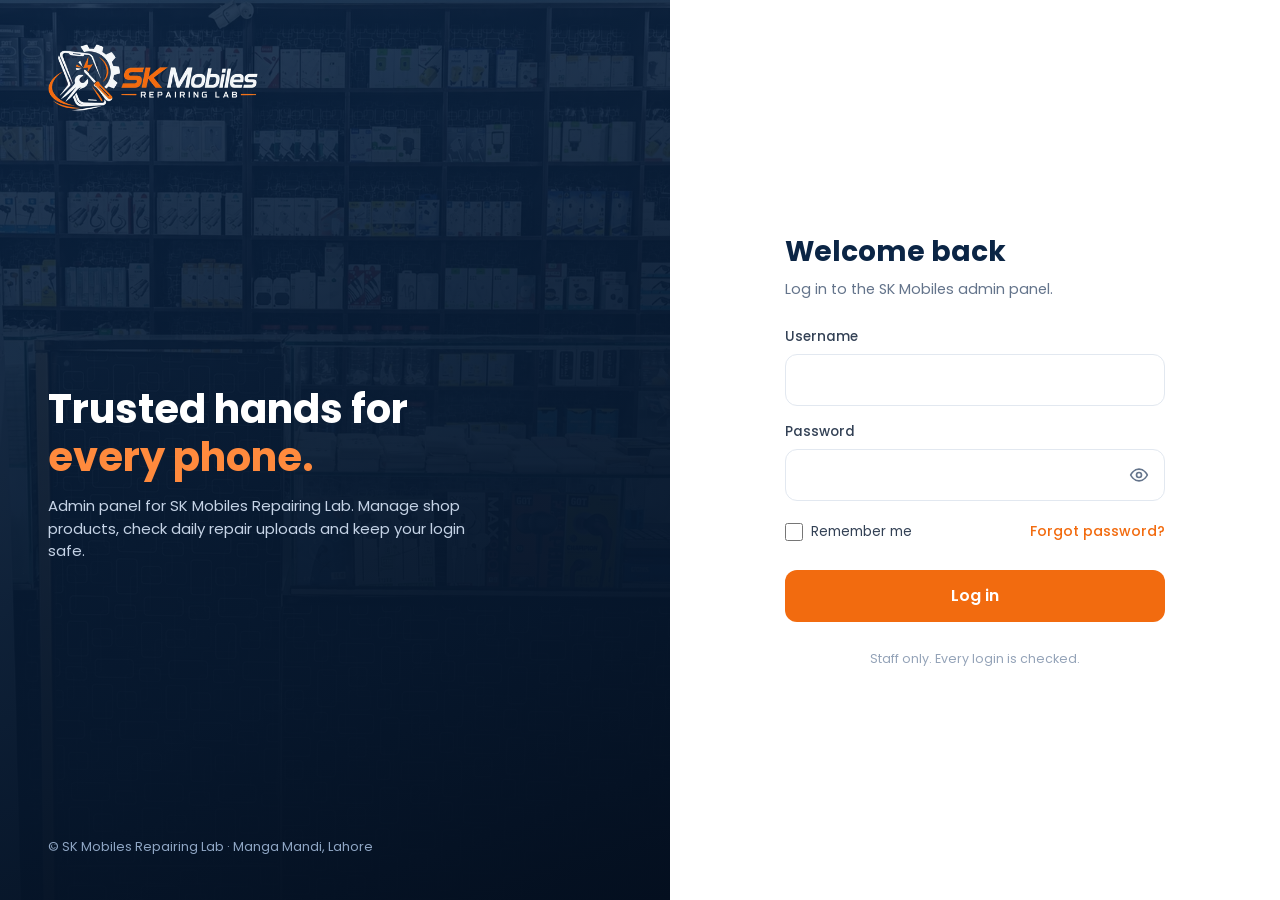
<file: admin/index.html>
<!doctype html>
<html lang="en">
<head>
<meta charset="utf-8">
<meta name="viewport" content="width=device-width, initial-scale=1, viewport-fit=cover">
<title>SK Mobiles – Admin</title>
<meta name="robots" content="noindex, nofollow, noarchive">
<meta name="googlebot" content="noindex, nofollow">
<meta name="referrer" content="no-referrer">
<meta name="theme-color" content="#0B2545">
<link rel="icon" href="/favicon.svg" type="image/svg+xml">
<style>
@font-face{font-family:Poppins;src:url(/assets/fonts/poppins-latin-400-normal.woff2) format("woff2");font-weight:400;font-display:swap}
@font-face{font-family:Poppins;src:url(/assets/fonts/poppins-latin-500-normal.woff2) format("woff2");font-weight:500;font-display:swap}
@font-face{font-family:Poppins;src:url(/assets/fonts/poppins-latin-600-normal.woff2) format("woff2");font-weight:600;font-display:swap}
@font-face{font-family:Poppins;src:url(/assets/fonts/poppins-latin-700-normal.woff2) format("woff2");font-weight:700;font-display:swap}
:root{--navy:#0B2545;--navy2:#13315c;--ink:#040f1f;--or:#F26B0F;--or2:#ff8a3d;--bg:#f4f6fa;--card:#fff;--tx:#14213a;--mut:#64748b;--line:#e2e8f0;--ok:#16a34a;--bad:#dc2626;--r:14px}
*{box-sizing:border-box;margin:0;padding:0}
html,body{height:100%}
body{font-family:Poppins,system-ui,-apple-system,Segoe UI,sans-serif;color:var(--tx);background:var(--bg);line-height:1.5;-webkit-font-smoothing:antialiased}
button,input,select,textarea{font:inherit;color:inherit}
button{cursor:pointer}
.hide{display:none!important}
a{color:var(--or)}

/* ---------- Login ---------- */
.auth{min-height:100vh;min-height:100dvh;display:grid;grid-template-columns:1.1fr 1fr}
.brand{position:relative;overflow:hidden;color:#fff;background:var(--navy);display:flex;flex-direction:column;justify-content:space-between;padding:44px 48px}
.brand::before{content:"";position:absolute;inset:0;background:url(/assets/img/lab-4.webp) center/cover no-repeat;opacity:.28;filter:saturate(.7)}
.brand::after{content:"";position:absolute;inset:0;background:linear-gradient(160deg,rgba(11,37,69,.55) 0%,rgba(6,22,43,.92) 70%,#040f1f 100%)}
.brand>*{position:relative;z-index:1}
.brand img{width:210px;height:auto}
.brand h2{font-size:clamp(28px,3.2vw,40px);line-height:1.2;font-weight:700;max-width:460px}
.brand h2 span{color:var(--or2)}
.brand p{color:#c5d3e6;margin-top:14px;max-width:420px;font-size:15px}
.brand small{color:#8fa6c4;font-size:13px}
.panel{display:flex;align-items:center;justify-content:center;padding:40px 24px;background:#fff}
.form{width:100%;max-width:380px}
.form h1{font-size:28px;font-weight:700;color:var(--navy)}
.form .sub{color:var(--mut);margin:6px 0 26px;font-size:14.5px}
label{display:block;font-size:13.5px;font-weight:500;margin:16px 0 7px;color:#334155}
.inp{width:100%;font-size:16px;padding:13px 14px;border:1.5px solid var(--line);border-radius:12px;background:#fff;outline:none;transition:border-color .2s,box-shadow .2s}
.inp:focus{border-color:var(--or);box-shadow:0 0 0 4px rgba(242,107,15,.12)}
.pw{position:relative}
.pw .inp{padding-right:50px}
.eye{position:absolute;right:6px;top:50%;transform:translateY(-50%);border:0;background:none;width:40px;height:40px;border-radius:10px;display:grid;place-items:center;color:var(--mut)}
.eye:hover{background:#f1f5f9;color:var(--navy)}
.row2{display:flex;align-items:center;justify-content:space-between;gap:10px;margin-top:16px;font-size:14px}
.chk{display:flex;align-items:center;gap:8px;margin:0;font-weight:400;color:#334155;cursor:pointer}
.chk input{width:18px;height:18px;accent-color:var(--or)}
.link{background:none;border:0;color:var(--or);font-weight:500;font-size:14px;padding:4px 0}
.link:hover{text-decoration:underline}
.btn{display:inline-flex;align-items:center;justify-content:center;gap:8px;width:100%;margin-top:24px;padding:14px;border:0;border-radius:12px;background:var(--or);color:#fff;font-weight:600;font-size:16px;transition:background .2s,transform .05s}
.btn:hover{background:#e05f08}
.btn:active{transform:translateY(1px)}
.btn:disabled{opacity:.6;cursor:wait}
.btn.ghost{background:#fff;color:var(--navy);border:1.5px solid var(--line)}
.btn.ghost:hover{background:#f8fafc}
.btn.sm{width:auto;margin:0;padding:9px 16px;font-size:14px;border-radius:10px}
.msg{margin-top:14px;padding:11px 13px;border-radius:10px;font-size:14px}
.msg.err{background:#fef2f2;color:var(--bad);border:1px solid #fecaca}
.msg.ok{background:#f0fdf4;color:var(--ok);border:1px solid #bbf7d0}
.foot{margin-top:28px;font-size:12.5px;color:#94a3b8;text-align:center}
.mobilelogo{display:none}

@media (max-width:860px){
 .auth{grid-template-columns:1fr}
 .brand{display:none}
 .panel{align-items:flex-start;padding:0 0 32px;background:var(--bg)}
 .mobilelogo{display:flex;align-items:center;justify-content:center;width:100%;padding:34px 20px 70px;background:linear-gradient(160deg,var(--navy),#040f1f)}
 .mobilelogo img{width:190px;height:auto}
 .form{max-width:440px;margin:-46px 16px 0;background:#fff;border-radius:20px;padding:28px 22px;box-shadow:0 10px 30px rgba(4,15,31,.12)}
 .wrapm{width:100%;display:flex;flex-direction:column;align-items:center}
}

/* ---------- Dashboard ---------- */
.app{min-height:100vh;display:grid;grid-template-columns:240px 1fr}
.side{background:var(--navy);color:#fff;padding:24px 16px;display:flex;flex-direction:column;gap:6px;position:sticky;top:0;height:100vh}
.side img{width:160px;height:auto;margin:0 8px 26px}
.nav{display:flex;align-items:center;gap:12px;width:100%;padding:12px 14px;border:0;border-radius:12px;background:none;color:#c5d3e6;font-weight:500;text-align:left}
.nav:hover{background:rgba(255,255,255,.06);color:#fff}
.nav.on{background:var(--or);color:#fff}
.side .grow{flex:1}
.side .me{font-size:13px;color:#8fa6c4;padding:0 10px 10px}
.side .me b{color:#fff;font-weight:600}
.main{padding:28px 32px 60px;min-width:0}
.top{display:flex;align-items:center;justify-content:space-between;gap:14px;margin-bottom:22px;flex-wrap:wrap}
.top h1{font-size:24px;color:var(--navy)}
.top p{color:var(--mut);font-size:14px}
.card{background:var(--card);border:1px solid var(--line);border-radius:18px;padding:22px}
.tools{display:flex;gap:10px;flex-wrap:wrap;margin-bottom:16px}
.tools .inp{max-width:260px;padding:10px 12px;font-size:14.5px}
.tools select.inp{max-width:200px}
.stats{display:grid;grid-template-columns:repeat(4,1fr);gap:14px;margin-bottom:20px}
.stat{background:#fff;border:1px solid var(--line);border-radius:16px;padding:16px 18px}
.stat b{display:block;font-size:26px;color:var(--navy);line-height:1.2}
.stat span{font-size:13px;color:var(--mut)}
table{width:100%;border-collapse:collapse;font-size:14.5px}
th{text-align:left;font-weight:600;color:var(--mut);font-size:12.5px;text-transform:uppercase;letter-spacing:.04em;padding:10px 12px;border-bottom:1px solid var(--line)}
td{padding:12px;border-bottom:1px solid var(--line);vertical-align:middle}
tr:last-child td{border-bottom:0}
tbody tr{cursor:pointer}
tbody tr:hover{background:#f8fafc}
.pill{display:inline-block;padding:3px 10px;border-radius:99px;font-size:12.5px;font-weight:500;background:#eef2f7;color:#334155;white-space:nowrap}
.pill.or{background:#fff1e7;color:#c2510a}
.pill.gr{background:#ecfdf3;color:#15803d}
.pill.gy{background:#f1f5f9;color:#94a3b8}
.empty{padding:40px 10px;text-align:center;color:var(--mut)}
.muted{color:var(--mut);font-size:13px}
.uplist{display:grid;gap:10px}
.up{display:flex;justify-content:space-between;align-items:center;gap:12px;padding:14px 16px;border:1px solid var(--line);border-radius:14px;background:#fff}
.up b{font-weight:600;display:block}
.grid2{display:grid;grid-template-columns:1fr 1fr;gap:18px}
.grid2 .card h3{font-size:17px;color:var(--navy);margin-bottom:4px}
.mobtabs{display:none}

/* Drawer */
.shade{position:fixed;inset:0;background:rgba(4,15,31,.45);z-index:20}
.drawer{position:fixed;top:0;right:0;bottom:0;width:min(520px,100%);background:#fff;z-index:21;overflow:auto;padding:24px 24px 40px;box-shadow:-10px 0 40px rgba(4,15,31,.2)}
.drawer h2{font-size:20px;color:var(--navy);padding-right:48px}
#dMeta{padding-right:48px}
.x{position:absolute;right:16px;top:16px;width:40px;height:40px;border-radius:10px;border:0;background:#f1f5f9;font-size:20px}
.two{display:grid;grid-template-columns:1fr 1fr;gap:12px}
.toggle{display:flex;align-items:center;justify-content:space-between;gap:12px;margin-top:18px;padding:12px 14px;border:1.5px solid var(--line);border-radius:12px}
.sw{position:relative;width:46px;height:26px;flex:none}
.sw input{opacity:0;width:0;height:0}
.sw i{position:absolute;inset:0;background:#cbd5e1;border-radius:99px;transition:.2s}
.sw i::after{content:"";position:absolute;left:3px;top:3px;width:20px;height:20px;border-radius:50%;background:#fff;transition:.2s}
.sw input:checked+i{background:var(--ok)}
.sw input:checked+i::after{transform:translateX(20px)}
.photos{display:grid;grid-template-columns:repeat(3,1fr);gap:10px;margin-top:10px}
.ph{position:relative;aspect-ratio:1;border-radius:12px;overflow:hidden;background:#f1f5f9;border:1px solid var(--line)}
.ph img{width:100%;height:100%;object-fit:cover}
.ph button{position:absolute;top:6px;right:6px;width:30px;height:30px;border-radius:50%;border:0;background:rgba(4,15,31,.7);color:#fff;font-size:15px}
.addph{display:grid;place-items:center;aspect-ratio:1;border:1.5px dashed #cbd5e1;border-radius:12px;color:var(--mut);font-size:13px;text-align:center;cursor:pointer;margin:0;font-weight:500}
.addph input{display:none}
.toast{position:fixed;left:50%;bottom:24px;transform:translateX(-50%);background:var(--navy);color:#fff;padding:12px 18px;border-radius:12px;font-size:14px;z-index:40;box-shadow:0 8px 24px rgba(4,15,31,.25)}
.spin{width:18px;height:18px;border:2.5px solid rgba(255,255,255,.4);border-top-color:#fff;border-radius:50%;animation:sp .7s linear infinite}
@keyframes sp{to{transform:rotate(360deg)}}

@media (max-width:860px){
 .app{grid-template-columns:1fr}
 .side{display:none}
 .main{padding:0 14px 90px}
 .mhead{display:flex!important;align-items:center;justify-content:space-between;background:var(--navy);margin:0 -14px 18px;padding:14px 16px}
 .mhead img{width:130px;height:auto}
 .mhead button{background:rgba(255,255,255,.12);border:0;color:#fff;border-radius:10px;padding:8px 12px;font-size:13px}
 .mobtabs{display:flex;position:fixed;left:0;right:0;bottom:0;background:#fff;border-top:1px solid var(--line);z-index:15;padding:6px 6px calc(6px + env(safe-area-inset-bottom))}
 .mobtabs button{flex:1;border:0;background:none;padding:8px 4px;border-radius:10px;font-size:12px;color:var(--mut);display:flex;flex-direction:column;align-items:center;gap:2px}
 .mobtabs button.on{color:var(--or);font-weight:600}
 .stats{grid-template-columns:1fr 1fr}
 .grid2{grid-template-columns:1fr}
 .card{padding:16px;border-radius:16px}
 .tools .inp{max-width:none;flex:1 1 140px}
 table thead{display:none}
 table,tbody,tr,td{display:block;width:100%}
 tbody tr{border-bottom:1px solid var(--line);padding:10px 0}
 tbody tr:last-child{border-bottom:0}
 td{border:0;padding:3px 4px}
 td[data-l]{display:inline-block;width:auto;margin-right:14px}
 td[data-l]::before{content:attr(data-l)": ";color:var(--mut);font-size:12.5px}
 td.nm{font-weight:600;font-size:15px}
 .drawer{padding:20px 16px 40px}
}
.mhead{display:none}
@media (min-width:1600px){.main{padding:36px 56px}.stats{gap:18px}}
@media (prefers-reduced-motion:reduce){*{transition:none!important;animation:none!important}}
</style>
</head>
<body>

<!-- ================= LOGIN ================= -->
<div class="auth hide" id="auth">
 <aside class="brand">
  <img src="/assets/img/logo.webp" alt="SK Mobiles Repairing Lab" width="375" height="120">
  <div>
   <h2>Trusted hands for <span>every phone.</span></h2>
   <p>Admin panel for SK Mobiles Repairing Lab. Manage shop products, check daily repair uploads and keep your login safe.</p>
  </div>
  <small>© SK Mobiles Repairing Lab · Manga Mandi, Lahore</small>
 </aside>

 <main class="panel">
  <div class="wrapm">
   <div class="mobilelogo"><img src="/assets/img/logo.webp" alt="SK Mobiles Repairing Lab" width="375" height="120"></div>

   <!-- Login form -->
   <form class="form" id="loginForm" autocomplete="on" novalidate>
    <h1>Welcome back</h1>
    <p class="sub">Log in to the SK Mobiles admin panel.</p>
    <label for="lu">Username</label>
    <input class="inp" id="lu" name="username" autocomplete="username" autocapitalize="none" spellcheck="false" required>
    <label for="lp">Password</label>
    <div class="pw">
     <input class="inp" type="password" id="lp" name="password" autocomplete="current-password" required>
     <button type="button" class="eye" data-eye="lp" aria-label="Show password"></button>
    </div>
    <div class="row2">
     <label class="chk"><input type="checkbox" id="rem"> Remember me</label>
     <button type="button" class="link" id="toForgot">Forgot password?</button>
    </div>
    <button class="btn" id="loginBtn" type="submit">Log in</button>
    <div class="msg hide" id="loginMsg"></div>
    <p class="foot">Staff only. Every login is checked.</p>
   </form>

   <!-- Forgot: step 1 -->
   <div class="form hide" id="forgot1">
    <h1>Forgot password?</h1>
    <p class="sub">We'll send a 6-digit code to the SK Mobiles email. The code works for 15 minutes.</p>
    <button class="btn" id="sendCode" type="button">Send code</button>
    <button class="btn ghost" type="button" data-tologin>Back to login</button>
    <div class="msg hide" id="f1Msg"></div>
   </div>

   <!-- Forgot: step 2 -->
   <form class="form hide" id="forgot2" novalidate>
    <h1>Set a new password</h1>
    <p class="sub" id="f2Sub">Enter the code from the email and your new password.</p>
    <label for="fc">6-digit code</label>
    <input class="inp" id="fc" inputmode="numeric" autocomplete="one-time-code" maxlength="6" pattern="[0-9]{6}" required>
    <label for="fp">New password</label>
    <div class="pw">
     <input class="inp" type="password" id="fp" autocomplete="new-password" required>
     <button type="button" class="eye" data-eye="fp" aria-label="Show password"></button>
    </div>
    <label for="fp2">Type it again</label>
    <div class="pw">
     <input class="inp" type="password" id="fp2" autocomplete="new-password" required>
     <button type="button" class="eye" data-eye="fp2" aria-label="Show password"></button>
    </div>
    <p class="muted" style="margin-top:8px">At least 8 characters, with letters and numbers.</p>
    <button class="btn" id="resetBtn" type="submit">Save new password</button>
    <button class="btn ghost" type="button" id="resend">Send a new code</button>
    <div class="msg hide" id="f2Msg"></div>
   </form>
  </div>
 </main>
</div>

<!-- ================= DASHBOARD ================= -->
<div class="app hide" id="app">
 <aside class="side">
  <img src="/assets/img/logo.webp" alt="SK Mobiles Repairing Lab" width="375" height="120">
  <button class="nav on" data-tab="products"><svg width="20" height="20" viewBox="0 0 24 24" fill="none" stroke="currentColor" stroke-width="2" stroke-linecap="round" stroke-linejoin="round"><path d="M6 2 3 6v14a2 2 0 0 0 2 2h14a2 2 0 0 0 2-2V6l-3-4z"/><path d="M3 6h18"/><path d="M16 10a4 4 0 0 1-8 0"/></svg>Products</button>
  <button class="nav" data-tab="uploads"><svg width="20" height="20" viewBox="0 0 24 24" fill="none" stroke="currentColor" stroke-width="2" stroke-linecap="round" stroke-linejoin="round"><rect x="2" y="6" width="14" height="12" rx="2"/><path d="m22 8-6 4 6 4z"/></svg>Repair uploads</button>
  <button class="nav" data-tab="settings"><svg width="20" height="20" viewBox="0 0 24 24" fill="none" stroke="currentColor" stroke-width="2" stroke-linecap="round" stroke-linejoin="round"><circle cx="12" cy="12" r="3"/><path d="M19.4 15a1.7 1.7 0 0 0 .3 1.8l.1.1a2 2 0 1 1-2.8 2.8l-.1-.1a1.7 1.7 0 0 0-1.8-.3 1.7 1.7 0 0 0-1 1.5V21a2 2 0 1 1-4 0v-.1a1.7 1.7 0 0 0-1.1-1.5 1.7 1.7 0 0 0-1.8.3l-.1.1a2 2 0 1 1-2.8-2.8l.1-.1a1.7 1.7 0 0 0 .3-1.8 1.7 1.7 0 0 0-1.5-1H3a2 2 0 1 1 0-4h.1a1.7 1.7 0 0 0 1.5-1.1 1.7 1.7 0 0 0-.3-1.8l-.1-.1a2 2 0 1 1 2.8-2.8l.1.1a1.7 1.7 0 0 0 1.8.3H9a1.7 1.7 0 0 0 1-1.5V3a2 2 0 1 1 4 0v.1a1.7 1.7 0 0 0 1 1.5 1.7 1.7 0 0 0 1.8-.3l.1-.1a2 2 0 1 1 2.8 2.8l-.1.1a1.7 1.7 0 0 0-.3 1.8V9a1.7 1.7 0 0 0 1.5 1H21a2 2 0 1 1 0 4h-.1a1.7 1.7 0 0 0-1.5 1z"/></svg>Settings</button>
  <div class="grow"></div>
  <div class="me">Logged in as <b id="meName"></b></div>
  <button class="nav" id="logout"><svg width="20" height="20" viewBox="0 0 24 24" fill="none" stroke="currentColor" stroke-width="2" stroke-linecap="round" stroke-linejoin="round"><path d="M9 21H5a2 2 0 0 1-2-2V5a2 2 0 0 1 2-2h4"/><path d="m16 17 5-5-5-5"/><path d="M21 12H9"/></svg>Log out</button>
 </aside>

 <main class="main">
  <div class="mhead"><img src="/assets/img/logo.webp" alt="SK Mobiles" width="375" height="120"><button type="button" id="logoutM">Log out</button></div>

  <!-- Products -->
  <section id="t-products">
   <div class="top"><div><h1>Products</h1><p>Products added by staff. Tap one to edit, change photos or hide it.</p></div><button class="btn ghost sm" type="button" id="refreshP">Refresh</button></div>
   <div class="stats">
    <div class="stat"><b id="sAll">–</b><span>All products</span></div>
    <div class="stat"><b id="sNew">–</b><span>New (not on shop yet)</span></div>
    <div class="stat"><b id="sUp">–</b><span>On Shopify</span></div>
    <div class="stat"><b id="sHid">–</b><span>Hidden</span></div>
   </div>
   <div class="card">
    <div class="tools">
     <input class="inp" id="q" type="search" placeholder="Search by name or ID">
     <select class="inp" id="fCat"><option value="">All categories</option></select>
     <select class="inp" id="fSt"><option value="">All statuses</option></select>
    </div>
    <table>
     <thead><tr><th>Product</th><th>Category</th><th>Buy</th><th>Sale</th><th>Photos</th><th>Status</th><th>Shown</th></tr></thead>
     <tbody id="pBody"></tbody>
    </table>
    <div class="empty hide" id="pEmpty">No products yet. When staff add products at /khizar, they show here.</div>
   </div>
  </section>

  <!-- Uploads -->
  <section id="t-uploads" class="hide">
   <div class="top"><div><h1>Repair uploads</h1><p>Daily repair videos and photos uploaded by staff.</p></div><button class="btn ghost sm" type="button" id="refreshU">Refresh</button></div>
   <div class="uplist" id="uList"></div>
  </section>

  <!-- Settings -->
  <section id="t-settings" class="hide">
   <div class="top"><div><h1>Settings</h1><p>Change your login, or the staff panel password.</p></div></div>
   <div class="grid2">
    <form class="card" id="loginSet" novalidate>
     <h3>Admin login</h3>
     <p class="muted">Reset codes go to <b id="resetMail"></b>.</p>
     <label for="su">Username</label>
     <input class="inp" id="su" autocomplete="username" autocapitalize="none" spellcheck="false">
     <label for="sp">New password <span class="muted">(leave empty to keep)</span></label>
     <div class="pw"><input class="inp" type="password" id="sp" autocomplete="new-password"><button type="button" class="eye" data-eye="sp" aria-label="Show password"></button></div>
     <label for="sp2">Type new password again</label>
     <div class="pw"><input class="inp" type="password" id="sp2" autocomplete="new-password"><button type="button" class="eye" data-eye="sp2" aria-label="Show password"></button></div>
     <label for="sc">Current password <span class="muted">(needed)</span></label>
     <div class="pw"><input class="inp" type="password" id="sc" autocomplete="current-password"><button type="button" class="eye" data-eye="sc" aria-label="Show password"></button></div>
     <button class="btn" type="submit" id="saveLogin">Save changes</button>
     <div class="msg hide" id="setMsg"></div>
    </form>
    <form class="card" id="staffSet" novalidate>
     <h3>Staff panel password</h3>
     <p class="muted">Password for Khizar's page (skmobiles.com/khizar). Username stays <b>khizar</b>.</p>
     <label for="kp">New staff password</label>
     <div class="pw"><input class="inp" type="password" id="kp" autocomplete="new-password"><button type="button" class="eye" data-eye="kp" aria-label="Show password"></button></div>
     <label for="kc">Your admin password <span class="muted">(needed)</span></label>
     <div class="pw"><input class="inp" type="password" id="kc" autocomplete="current-password"><button type="button" class="eye" data-eye="kc" aria-label="Show password"></button></div>
     <button class="btn" type="submit" id="saveStaff">Change staff password</button>
     <div class="msg hide" id="staffMsg"></div>
    </form>
   </div>
  </section>
 </main>

 <nav class="mobtabs">
  <button class="on" data-tab="products"><svg width="22" height="22" viewBox="0 0 24 24" fill="none" stroke="currentColor" stroke-width="2" stroke-linecap="round" stroke-linejoin="round"><path d="M6 2 3 6v14a2 2 0 0 0 2 2h14a2 2 0 0 0 2-2V6l-3-4z"/><path d="M3 6h18"/></svg>Products</button>
  <button data-tab="uploads"><svg width="22" height="22" viewBox="0 0 24 24" fill="none" stroke="currentColor" stroke-width="2" stroke-linecap="round" stroke-linejoin="round"><rect x="2" y="6" width="14" height="12" rx="2"/><path d="m22 8-6 4 6 4z"/></svg>Uploads</button>
  <button data-tab="settings"><svg width="22" height="22" viewBox="0 0 24 24" fill="none" stroke="currentColor" stroke-width="2" stroke-linecap="round" stroke-linejoin="round"><circle cx="12" cy="12" r="3"/><path d="M12 1v4M12 19v4M4.2 4.2l2.9 2.9M16.9 16.9l2.9 2.9M1 12h4M19 12h4M4.2 19.8l2.9-2.9M16.9 7.1l2.9-2.9"/></svg>Settings</button>
 </nav>
</div>

<!-- Product drawer -->
<div class="shade hide" id="shade"></div>
<aside class="drawer hide" id="drawer" role="dialog" aria-modal="true" aria-labelledby="dTitle">
 <button class="x" type="button" id="dClose" aria-label="Close">×</button>
 <h2 id="dTitle">Edit product</h2>
 <p class="muted" id="dMeta"></p>
 <form id="pForm" novalidate>
  <label for="pn">Name</label>
  <input class="inp" id="pn" maxlength="120">
  <div class="two">
   <div><label for="pb">Purchase price (Rs)</label><input class="inp" id="pb" type="number" inputmode="numeric" min="0" step="1"></div>
   <div><label for="ps">Sale price (Rs)</label><input class="inp" id="ps" type="number" inputmode="numeric" min="1" step="1"></div>
  </div>
  <div class="two">
   <div><label for="pc">Category</label><select class="inp" id="pc"></select></div>
   <div><label for="pst">Status</label><select class="inp" id="pst"></select></div>
  </div>
  <div class="toggle"><div><b style="font-weight:600">Show this product</b><div class="muted">Off = hidden. It will not go to the shop.</div></div><label class="sw"><input type="checkbox" id="pv"><i></i></label></div>
  <label for="pnote">Notes</label>
  <textarea class="inp" id="pnote" rows="2" maxlength="500"></textarea>
  <button class="btn" type="submit" id="pSave">Save product</button>
  <div class="msg hide" id="pMsg"></div>
 </form>
 <label style="margin-top:26px">Photos</label>
 <p class="muted">Removed photos are moved to a "Removed" folder in Drive, not deleted.</p>
 <div class="photos" id="photos"></div>
 <p class="muted" style="margin-top:12px"><a id="dFolder" target="_blank" rel="noopener">Open Drive folder</a></p>
</aside>

<div class="toast hide" id="toast"></div>

<script>
(function(){
'use strict';
var API='https://script.google.com/macros/s/AKfycbwCPT3M6II1A2MRC0Ep93vask6cOW1hvLs1b1HxB8oSLHPJhnaU_G1O7TGl-K1cKJO7Cw/exec';
var TK='sk_admin_token';
var $=function(id){return document.getElementById(id)};
var token=null, products=[], cats=[], stats=[], cur=null;

// ---- storage: remember me = localStorage (30 days), else sessionStorage (closes with browser) ----
function store(t,remember){try{localStorage.removeItem(TK);sessionStorage.removeItem(TK);(remember?localStorage:sessionStorage).setItem(TK,t)}catch(e){}}
function readTok(){try{return localStorage.getItem(TK)||sessionStorage.getItem(TK)}catch(e){return null}}
function dropTok(){try{localStorage.removeItem(TK);sessionStorage.removeItem(TK)}catch(e){}}

function call(body){
 return fetch(API,{method:'POST',headers:{'Content-Type':'text/plain;charset=utf-8'},body:JSON.stringify(body)}).then(function(r){return r.json()});
}
function acall(body){
 body.token=token;
 return call(body).then(function(r){if(r&&r.auth===false){logoutLocal('Your session ended. Please log in again.');throw new Error('auth')}return r});
}
function msg(el,text,ok){el.textContent=text;el.className='msg '+(ok?'ok':'err')}
function hideMsg(el){el.className='msg hide'}
function busy(b,on,label){b.disabled=on;if(on){b.dataset.t=b.textContent;b.innerHTML='<span class="spin"></span>'+(label||'')}else{b.textContent=b.dataset.t||b.textContent}}
function toast(t){var x=$('toast');x.textContent=t;x.classList.remove('hide');clearTimeout(x._t);x._t=setTimeout(function(){x.classList.add('hide')},2600)}
function esc(s){return String(s==null?'':s).replace(/[&<>"']/g,function(c){return{'&':'&amp;','<':'&lt;','>':'&gt;','"':'&quot;',"'":'&#39;'}[c]})}
function rs(n){n=Number(n);return isFinite(n)&&n!==''?'Rs '+n.toLocaleString('en-PK'):'–'}
var NET='No internet or server busy. Try again.';

// ---- eye buttons ----
var EYE='<svg width="20" height="20" viewBox="0 0 24 24" fill="none" stroke="currentColor" stroke-width="2" stroke-linecap="round" stroke-linejoin="round"><path d="M2 12s3.5-7 10-7 10 7 10 7-3.5 7-10 7S2 12 2 12z"/><circle cx="12" cy="12" r="3"/></svg>';
var EYEOFF='<svg width="20" height="20" viewBox="0 0 24 24" fill="none" stroke="currentColor" stroke-width="2" stroke-linecap="round" stroke-linejoin="round"><path d="M17.9 17.9A10.4 10.4 0 0 1 12 19C5.5 19 2 12 2 12a18 18 0 0 1 5.1-5.9M9.9 5.2A9.5 9.5 0 0 1 12 5c6.5 0 10 7 10 7a18 18 0 0 1-2.2 3.2"/><path d="M14.1 14.1a3 3 0 1 1-4.2-4.2"/><path d="m2 2 20 20"/></svg>';
document.querySelectorAll('[data-eye]').forEach(function(b){
 b.innerHTML=EYE;
 b.addEventListener('click',function(){var i=$(b.dataset.eye);var show=i.type==='password';i.type=show?'text':'password';b.innerHTML=show?EYEOFF:EYE;b.setAttribute('aria-label',show?'Hide password':'Show password')});
});

// ---- views ----
function showAuth(view){
 $('app').classList.add('hide');$('auth').classList.remove('hide');
 ['loginForm','forgot1','forgot2'].forEach(function(id){$(id).classList.toggle('hide',id!==view)});
 document.title='SK Mobiles – Admin login';
}
function showApp(){
 $('auth').classList.add('hide');$('app').classList.remove('hide');
 document.title='SK Mobiles – Admin';
 tab('products');
}
function logoutLocal(text){
 token=null;dropTok();closeDrawer();showAuth('loginForm');
 if(text)msg($('loginMsg'),text,false);
}

// ---- login ----
$('loginForm').addEventListener('submit',function(e){
 e.preventDefault();hideMsg($('loginMsg'));
 var u=$('lu').value.trim(),p=$('lp').value;
 if(!u||!p){msg($('loginMsg'),'Enter your username and password.',false);return}
 var b=$('loginBtn');busy(b,true,' Checking…');
 var remember=$('rem').checked;
 call({action:'adminLogin',user:u,pass:p,remember:remember}).then(function(r){
  if(!r.ok){msg($('loginMsg'),r.error||'Login failed.',false);return}
  token=r.token;store(token,remember);$('lp').value='';
  $('meName').textContent=r.user;showApp();
 }).catch(function(){msg($('loginMsg'),NET,false)}).finally(function(){busy(b,false)});
});

// ---- forgot ----
$('toForgot').addEventListener('click',function(){hideMsg($('f1Msg'));showAuth('forgot1')});
document.querySelectorAll('[data-tologin]').forEach(function(b){b.addEventListener('click',function(){hideMsg($('loginMsg'));showAuth('loginForm')})});
function sendCode(btn,box,next){
 busy(btn,true,' Sending…');
 call({action:'adminForgot'}).then(function(r){
  if(!r.ok){msg(box,r.error||'Could not send the code.',false);return}
  if(next){showAuth('forgot2');hideMsg($('f2Msg'));$('fc').focus()}
  $('f2Sub').textContent='We sent a 6-digit code to '+r.email+'. Enter it below with your new password.';
  if(!next)msg(box,'New code sent to '+r.email+'.',true);
 }).catch(function(){msg(box,NET,false)}).finally(function(){busy(btn,false)});
}
$('sendCode').addEventListener('click',function(){hideMsg($('f1Msg'));sendCode(this,$('f1Msg'),true)});
$('resend').addEventListener('click',function(){hideMsg($('f2Msg'));sendCode(this,$('f2Msg'),false)});
$('forgot2').addEventListener('submit',function(e){
 e.preventDefault();var box=$('f2Msg');hideMsg(box);
 var c=$('fc').value.trim(),p=$('fp').value,p2=$('fp2').value;
 if(!/^\d{6}$/.test(c)){msg(box,'Enter the 6-digit code from the email.',false);return}
 if(p.length<8||!/[A-Za-z]/.test(p)||!/\d/.test(p)){msg(box,'Use at least 8 characters with letters and numbers.',false);return}
 if(p!==p2){msg(box,'The two passwords are not the same.',false);return}
 var b=$('resetBtn');busy(b,true,' Saving…');
 call({action:'adminReset',code:c,pass:p}).then(function(r){
  if(!r.ok){msg(box,r.error||'Could not reset.',false);return}
  $('fc').value=$('fp').value=$('fp2').value='';
  $('lu').value=r.user||'';showAuth('loginForm');msg($('loginMsg'),'Password changed. Log in with your new password.',true);$('lp').focus();
 }).catch(function(){msg(box,NET,false)}).finally(function(){busy(b,false)});
});

// ---- logout ----
function doLogout(){var t=token;logoutLocal();if(t)call({action:'adminLogout',token:t}).catch(function(){})}
$('logout').addEventListener('click',doLogout);$('logoutM').addEventListener('click',doLogout);

// ---- tabs ----
var loaded={};
function tab(name){
 document.querySelectorAll('[data-tab]').forEach(function(b){b.classList.toggle('on',b.dataset.tab===name)});
 ['products','uploads','settings'].forEach(function(n){$('t-'+n).classList.toggle('hide',n!==name)});
 if(name==='products'&&!loaded.p)loadProducts();
 if(name==='uploads'&&!loaded.u)loadUploads();
 if(name==='settings')loadMe();
 window.scrollTo(0,0);
}
document.querySelectorAll('[data-tab]').forEach(function(b){b.addEventListener('click',function(){tab(b.dataset.tab)})});

// ---- products ----
function loadProducts(){
 loaded.p=true;$('pBody').innerHTML='<tr><td colspan="7" class="empty">Loading…</td></tr>';$('pEmpty').classList.add('hide');
 acall({action:'adminProducts'}).then(function(r){
  if(!r.ok){$('pBody').innerHTML='<tr><td colspan="7" class="empty">'+esc(r.error)+'</td></tr>';return}
  products=r.items;
  if(!cats.length){cats=r.categories;stats=r.statuses;fillSelects()}
  renderProducts();
 }).catch(function(e){if(e.message!=='auth'){$('pBody').innerHTML='<tr><td colspan="7" class="empty">'+NET+'</td></tr>';loaded.p=false}});
}
function fillSelects(){
 cats.forEach(function(c){$('fCat').add(new Option(c,c));});$('pc').add(new Option('— Not set —',''));cats.forEach(function(c){$('pc').add(new Option(c,c))});
 stats.forEach(function(s){$('fSt').add(new Option(s,s));$('pst').add(new Option(s,s))});
}
function renderProducts(){
 var q=$('q').value.trim().toLowerCase(),fc=$('fCat').value,fs=$('fSt').value;
 $('sAll').textContent=products.length;
 $('sNew').textContent=products.filter(function(p){return p.status==='New'}).length;
 $('sUp').textContent=products.filter(function(p){return p.status==='Uploaded'}).length;
 $('sHid').textContent=products.filter(function(p){return !p.visible}).length;
 var list=products.filter(function(p){
  return (!q||(p.name+' '+p.id).toLowerCase().indexOf(q)>=0)&&(!fc||p.category===fc)&&(!fs||p.status===fs);
 });
 $('pEmpty').classList.toggle('hide',products.length>0);
 if(!list.length){$('pBody').innerHTML=products.length?'<tr><td colspan="7" class="empty">No match.</td></tr>':'';return}
 $('pBody').innerHTML=list.map(function(p){
  var st=p.status==='Uploaded'?'gr':(p.status==='New'?'or':'');
  return '<tr data-row="'+p.row+'"><td class="nm">'+esc(p.name)+'<div class="muted">'+esc(p.id)+' · '+esc(p.date)+'</div></td>'+
   '<td data-l="Category">'+(p.category?esc(p.category):'<span class="muted">Not set</span>')+'</td>'+
   '<td data-l="Buy">'+rs(p.purchase)+'</td><td data-l="Sale">'+rs(p.sale)+'</td>'+
   '<td data-l="Photos">'+esc(p.pics)+'</td><td data-l="Status"><span class="pill '+st+'">'+esc(p.status)+'</span></td>'+
   '<td data-l="Shown">'+(p.visible?'<span class="pill gr">Shown</span>':'<span class="pill gy">Hidden</span>')+'</td></tr>';
 }).join('');
}
['q','fCat','fSt'].forEach(function(id){$(id).addEventListener('input',renderProducts)});
$('pBody').addEventListener('click',function(e){var tr=e.target.closest('tr[data-row]');if(tr)openDrawer(Number(tr.dataset.row))});
$('refreshP').addEventListener('click',loadProducts);

function openDrawer(row){
 cur=products.filter(function(p){return p.row===row})[0];if(!cur)return;
 $('dTitle').textContent=cur.name;$('dMeta').textContent=cur.id+' · added by '+cur.by+' on '+cur.date;
 $('pn').value=cur.name;$('pb').value=cur.purchase;$('ps').value=cur.sale;$('pc').value=cur.category;$('pst').value=cur.status;$('pv').checked=cur.visible;$('pnote').value=cur.notes;
 $('dFolder').href=cur.folder;hideMsg($('pMsg'));
 $('shade').classList.remove('hide');$('drawer').classList.remove('hide');document.body.style.overflow='hidden';
 loadPhotos();
}
function closeDrawer(){$('shade').classList.add('hide');$('drawer').classList.add('hide');document.body.style.overflow='';cur=null}
$('dClose').addEventListener('click',closeDrawer);$('shade').addEventListener('click',closeDrawer);
document.addEventListener('keydown',function(e){if(e.key==='Escape'&&cur)closeDrawer()});

$('pForm').addEventListener('submit',function(e){
 e.preventDefault();var box=$('pMsg');hideMsg(box);
 var d={action:'adminProductSave',row:cur.row,id:cur.id,name:$('pn').value.trim(),purchase:Number($('pb').value),sale:Number($('ps').value),category:$('pc').value,status:$('pst').value,visible:$('pv').checked,notes:$('pnote').value.trim()};
 if(!d.name){msg(box,'Name is missing.',false);return}
 if($('pb').value===''||!(d.purchase>=0)||!(d.sale>0)){msg(box,'Check the prices.',false);return}
 var b=$('pSave');busy(b,true,' Saving…');
 acall(d).then(function(r){
  if(!r.ok){msg(box,r.error||'Not saved.',false);return}
  ['name','purchase','sale','category','status','visible','notes'].forEach(function(k){cur[k]=d[k]});
  renderProducts();toast('Product saved');closeDrawer();
 }).catch(function(e2){if(e2.message!=='auth')msg(box,NET,false)}).finally(function(){busy(b,false)});
});

function loadPhotos(){
 var box=$('photos'),p=cur;box.innerHTML='<p class="muted">Loading photos…</p>';
 acall({action:'adminPhotos',row:p.row,id:p.id}).then(function(r){
  if(cur!==p)return;
  if(!r.ok){box.innerHTML='<p class="muted">'+esc(r.error)+'</p>';return}
  box.innerHTML=r.items.map(function(f){
   return '<div class="ph">'+(f.thumb?'<img alt="" src="data:image/png;base64,'+f.thumb+'">':'<a href="'+esc(f.url)+'" target="_blank" rel="noopener" class="muted" style="display:grid;place-items:center;height:100%">Open</a>')+
    '<button type="button" data-rm="'+esc(f.id)+'" aria-label="Remove photo" title="Remove">×</button></div>';
  }).join('')+'<label class="addph">+ Add photos<input type="file" id="addPics" accept="image/*" multiple></label>';
  $('addPics').addEventListener('change',addPhotos);
 }).catch(function(e){if(e.message!=='auth')box.innerHTML='<p class="muted">'+NET+'</p>'});
}
$('photos').addEventListener('click',function(e){
 var b=e.target.closest('[data-rm]');if(!b)return;
 if(b.dataset.armed!=='1'){b.dataset.armed='1';b.textContent='✓';b.title='Tap again to remove';toast('Tap ✓ again to remove this photo');setTimeout(function(){if(b.isConnected){b.dataset.armed='';b.textContent='×'}},3000);return}
 b.disabled=true;
 acall({action:'adminPhotoRemove',row:cur.row,id:cur.id,fileId:b.dataset.rm}).then(function(r){
  if(!r.ok){toast(r.error||'Not removed');b.disabled=false;return}
  cur.pics=r.count;renderProducts();toast('Photo moved to "Removed" folder');loadPhotos();
 }).catch(function(e2){if(e2.message!=='auth'){toast(NET);b.disabled=false}});
});
function shrink(file){
 return new Promise(function(res,rej){
  var img=new Image(),url=URL.createObjectURL(file);
  img.onload=function(){
   var max=1600,w=img.naturalWidth,h=img.naturalHeight,s=Math.min(1,max/Math.max(w,h));
   var c=document.createElement('canvas');c.width=Math.round(w*s);c.height=Math.round(h*s);
   c.getContext('2d').drawImage(img,0,0,c.width,c.height);URL.revokeObjectURL(url);
   res({mime:'image/jpeg',data:c.toDataURL('image/jpeg',.86).split(',')[1]});
  };
  img.onerror=function(){URL.revokeObjectURL(url);rej(new Error('bad image'))};
  img.src=url;
 });
}
function addPhotos(e){
 var files=[].slice.call(e.target.files||[]).slice(0,10);if(!files.length)return;
 var p=cur;toast('Uploading '+files.length+' photo'+(files.length>1?'s':'')+'…');
 Promise.all(files.map(shrink)).then(function(imgs){
  return acall({action:'adminPhotoAdd',row:p.row,id:p.id,images:imgs});
 }).then(function(r){
  if(!r.ok){toast(r.error||'Upload failed');return}
  p.pics=r.count;renderProducts();toast('Photos added');if(cur===p)loadPhotos();
 }).catch(function(e2){if(e2.message!=='auth')toast('Upload failed. Try again.')});
}

// ---- uploads ----
function loadUploads(){
 loaded.u=true;var box=$('uList');box.innerHTML='<div class="card empty">Loading…</div>';
 acall({action:'adminUploads'}).then(function(r){
  if(!r.ok){box.innerHTML='<div class="card empty">'+esc(r.error)+'</div>';return}
  if(!r.items.length){box.innerHTML='<div class="card empty">No uploads yet.</div>';return}
  box.innerHTML=r.items.map(function(u){
   var d=new Date(u.at).toLocaleString('en-GB',{day:'numeric',month:'short',hour:'2-digit',minute:'2-digit'});
   var none=!u.videos&&!u.photos;
   return '<div class="up"><div><b>'+esc(u.topic||u.name)+'</b><span class="muted">'+esc(d)+' · '+u.videos+' video'+(u.videos===1?'':'s')+' · '+u.photos+' photo'+(u.photos===1?'':'s')+'</span>'+(none?' <span class="pill or">Empty</span>':'')+'</div>'+
    '<a class="btn ghost sm" href="'+esc(u.url)+'" target="_blank" rel="noopener">Open</a></div>';
  }).join('');
 }).catch(function(e){if(e.message!=='auth'){box.innerHTML='<div class="card empty">'+NET+'</div>';loaded.u=false}});
}
$('refreshU').addEventListener('click',loadUploads);

// ---- settings ----
function loadMe(){
 acall({action:'adminMe'}).then(function(r){if(r.ok){$('su').value=r.user;$('meName').textContent=r.user;$('resetMail').textContent=r.email}}).catch(function(){});
}
$('loginSet').addEventListener('submit',function(e){
 e.preventDefault();var box=$('setMsg');hideMsg(box);
 var u=$('su').value.trim().toLowerCase(),p=$('sp').value,p2=$('sp2').value,c=$('sc').value;
 if(!c){msg(box,'Enter your current password.',false);return}
 if(p&&(p.length<8||!/[A-Za-z]/.test(p)||!/\d/.test(p))){msg(box,'New password: at least 8 characters with letters and numbers.',false);return}
 if(p!==p2){msg(box,'The two new passwords are not the same.',false);return}
 var b=$('saveLogin');busy(b,true,' Saving…');
 acall({action:'adminChangeLogin',user:u,pass:p,current:c}).then(function(r){
  if(!r.ok){msg(box,r.error||'Not saved.',false);return}
  $('sp').value=$('sp2').value=$('sc').value='';$('meName').textContent=r.user;$('su').value=r.user;
  msg(box,p?'Saved. Other devices are logged out.':'Saved.',true);
 }).catch(function(e2){if(e2.message!=='auth')msg(box,NET,false)}).finally(function(){busy(b,false)});
});
$('staffSet').addEventListener('submit',function(e){
 e.preventDefault();var box=$('staffMsg');hideMsg(box);
 var p=$('kp').value,c=$('kc').value;
 if(p.length<8||!/[A-Za-z]/.test(p)||!/\d/.test(p)){msg(box,'Use at least 8 characters with letters and numbers.',false);return}
 if(!c){msg(box,'Enter your admin password.',false);return}
 var b=$('saveStaff');busy(b,true,' Saving…');
 acall({action:'adminStaffPass',pass:p,current:c}).then(function(r){
  if(!r.ok){msg(box,r.error||'Not saved.',false);return}
  $('kp').value=$('kc').value='';msg(box,'Staff password changed. Tell Khizar the new one.',true);
 }).catch(function(e2){if(e2.message!=='auth')msg(box,NET,false)}).finally(function(){busy(b,false)});
});

// ---- start ----
token=readTok();
if(token){
 acall({action:'adminMe'}).then(function(r){if(r.ok){$('meName').textContent=r.user;showApp()}}).catch(function(e){if(e.message!=='auth')showAuth('loginForm'),msg($('loginMsg'),NET,false)});
}else showAuth('loginForm');
})();
</script>
</body>
</html>
</file>
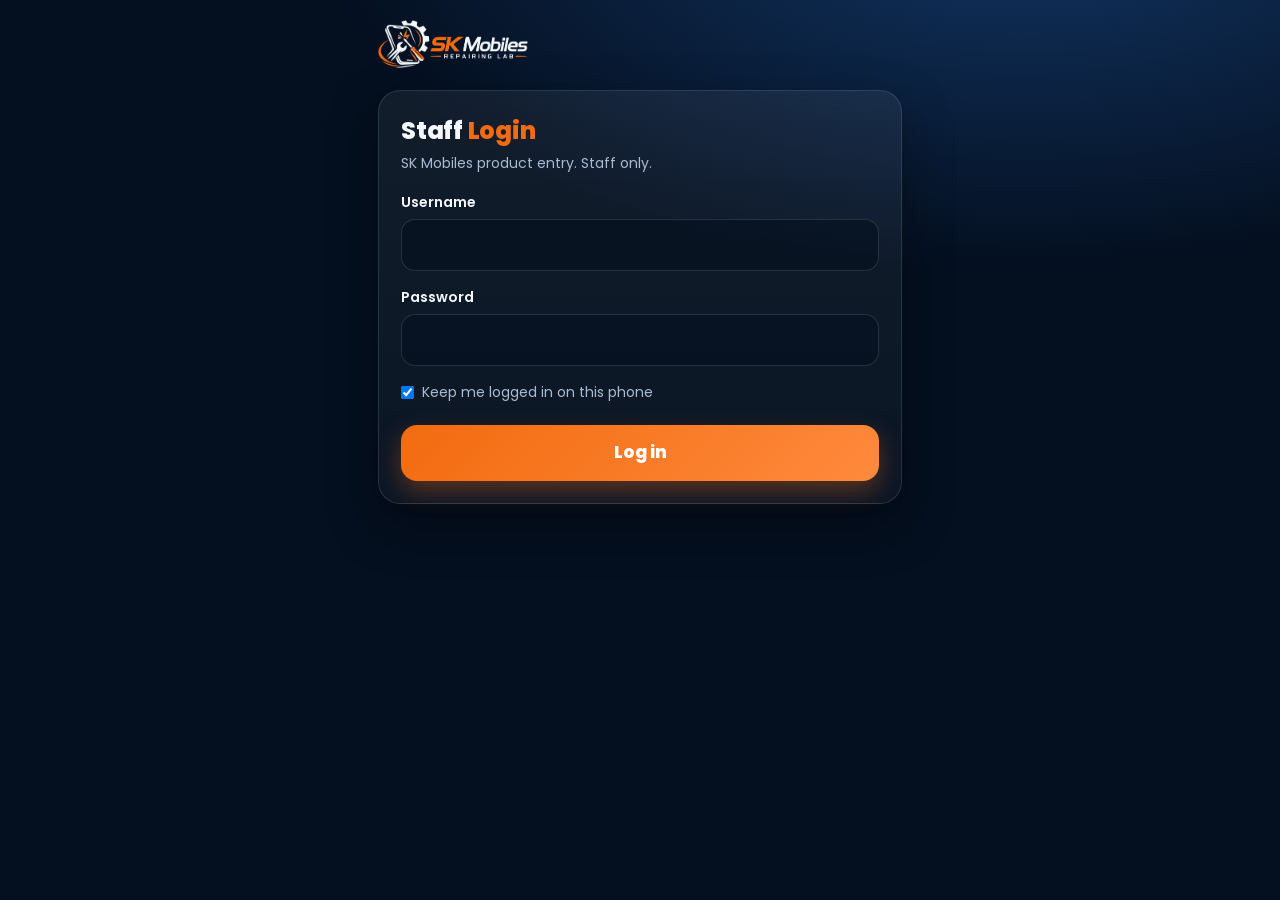
<file: ghizar/index.html>
<!doctype html>
<html lang="en">
<head>
<meta charset="utf-8">
<meta name="viewport" content="width=device-width, initial-scale=1, viewport-fit=cover">
<title>SK Mobiles – Staff Product Entry</title>
<meta name="robots" content="noindex, nofollow">
<meta name="theme-color" content="#040f1f">
<link rel="icon" href="/favicon.svg" type="image/svg+xml">
<style>
@font-face{font-family:Poppins;src:url(/assets/fonts/poppins-latin-400-normal.woff2) format("woff2");font-weight:400;font-display:swap}
@font-face{font-family:Poppins;src:url(/assets/fonts/poppins-latin-600-normal.woff2) format("woff2");font-weight:600;font-display:swap}
@font-face{font-family:Poppins;src:url(/assets/fonts/poppins-latin-800-normal.woff2) format("woff2");font-weight:800;font-display:swap}
:root{--navy:#0B2545;--deep:#06162b;--ink:#040f1f;--or:#F26B0F;--or2:#ff8a3d;--tx:#f4f7fb;--mut:#a9bbd1;--line:rgba(255,255,255,.12);--ok:#25D366;--bad:#ff5a5a}
*{box-sizing:border-box;margin:0}
html,body{min-height:100%}
body{font-family:Poppins,system-ui,sans-serif;background:radial-gradient(1200px 600px at 80% -10%,#123563 0,transparent 60%),var(--ink);color:var(--tx);line-height:1.5;padding:env(safe-area-inset-top) 0 env(safe-area-inset-bottom)}
.wrap{max-width:560px;margin:0 auto;padding:20px 18px 48px}
header{display:flex;align-items:center;justify-content:space-between;gap:12px;margin-bottom:22px}
header img{height:48px;width:auto}
.who{font-size:13px;color:var(--mut);text-align:right}
.who button{background:none;border:0;color:var(--or2);font:inherit;cursor:pointer;padding:0;text-decoration:underline}
.card{background:linear-gradient(180deg,rgba(255,255,255,.06),rgba(255,255,255,.03));border:1px solid var(--line);border-radius:22px;padding:22px;box-shadow:0 20px 50px rgba(0,0,0,.35)}
h1{font-size:24px;font-weight:800;letter-spacing:-.01em;margin-bottom:4px}
h1 span{color:var(--or)}
.sub{color:var(--mut);font-size:14px;margin-bottom:18px}
label{display:block;font-size:14px;font-weight:600;margin:16px 0 6px}
input[type=text],input[type=password],input[type=number]{width:100%;font:inherit;font-size:16px;color:var(--tx);background:rgba(4,15,31,.6);border:1px solid var(--line);border-radius:14px;padding:13px 14px;outline:none;transition:border-color .2s}
input:focus{border-color:var(--or)}
.row{display:grid;grid-template-columns:1fr 1fr;gap:12px}
.pick{display:flex;flex-direction:column;align-items:center;justify-content:center;gap:6px;border:2px dashed rgba(242,107,15,.55);border-radius:16px;padding:20px;text-align:center;cursor:pointer;color:var(--mut);font-size:14px;background:rgba(242,107,15,.05)}
.pick b{color:var(--tx);font-size:15px}
.pick input{display:none}
.thumbs{display:grid;grid-template-columns:repeat(4,1fr);gap:8px;margin-top:10px}
.thumbs div{position:relative;aspect-ratio:1;border-radius:12px;overflow:hidden;border:1px solid var(--line)}
.thumbs img{width:100%;height:100%;object-fit:cover}
.thumbs button{position:absolute;top:4px;right:4px;width:24px;height:24px;border-radius:50%;border:0;background:rgba(0,0,0,.7);color:#fff;font-size:15px;line-height:24px;cursor:pointer}
.btn{display:block;width:100%;margin-top:22px;font:inherit;font-weight:800;font-size:17px;color:#fff;background:linear-gradient(135deg,var(--or),var(--or2));border:0;border-radius:16px;padding:15px;cursor:pointer;box-shadow:0 10px 24px rgba(242,107,15,.35)}
.btn:disabled{opacity:.6;cursor:wait}
.msg{margin-top:14px;font-size:14px;padding:11px 14px;border-radius:12px;display:none}
.msg.ok{display:block;background:rgba(37,211,102,.12);border:1px solid rgba(37,211,102,.4)}
.msg.bad{display:block;background:rgba(255,90,90,.12);border:1px solid rgba(255,90,90,.4)}
.hint{font-size:12px;color:var(--mut);margin-top:6px}
.remember{display:flex;align-items:center;gap:8px;font-weight:400;font-size:14px;color:var(--mut)}
h2{font-size:17px;font-weight:800;margin:30px 0 10px}
.list{display:flex;flex-direction:column;gap:8px}
.item{display:flex;justify-content:space-between;gap:10px;padding:12px 14px;border:1px solid var(--line);border-radius:14px;font-size:14px;background:rgba(255,255,255,.03)}
.item small{color:var(--mut);display:block}
.tag{font-size:12px;font-weight:600;padding:3px 10px;border-radius:99px;height:max-content;white-space:nowrap;background:rgba(242,107,15,.15);color:var(--or2)}
.tag.done{background:rgba(37,211,102,.15);color:var(--ok)}
.hide{display:none!important}
.bar{height:6px;border-radius:9px;background:var(--line);overflow:hidden;margin-top:12px}
.bar i{display:block;height:100%;width:0;background:var(--or);transition:width .3s}
</style>
</head>
<body>
<div class="wrap">
 <header>
  <img src="/assets/img/logo.webp" alt="SK Mobiles Repairing Lab" width="375" height="120">
  <div class="who hide" id="who">Logged in as <b id="whoName"></b><br><button type="button" id="logout">Log out</button></div>
 </header>

 <!-- Login -->
 <section class="card" id="loginCard">
  <h1>Staff <span>Login</span></h1>
  <p class="sub">SK Mobiles product entry. Staff only.</p>
  <form id="loginForm" autocomplete="on">
   <label for="u">Username</label>
   <input type="text" id="u" autocomplete="username" autocapitalize="none" required>
   <label for="p">Password</label>
   <input type="password" id="p" autocomplete="current-password" required>
   <label class="remember"><input type="checkbox" id="rem" checked> Keep me logged in on this phone</label>
   <button class="btn" type="submit" id="loginBtn">Log in</button>
   <div class="msg" id="loginMsg"></div>
  </form>
 </section>

 <!-- Add product -->
 <section class="hide" id="app">
  <div class="card">
   <h1>Add <span>New Product</span></h1>
   <p class="sub">Fill all 4 fields, then press Save.</p>
   <form id="addForm">
    <label for="name">1. Product name</label>
    <input type="text" id="name" placeholder="e.g. Anker 20W fast charger, white" maxlength="120" required>

    <label>2. Pictures</label>
    <label class="pick" for="pics"><b>+ Add pictures</b>Camera or gallery, up to 10<input type="file" id="pics" accept="image/*" multiple></label>
    <div class="thumbs" id="thumbs"></div>
    <p class="hint">Take clear photos on a plain background. Front, back and box if you have it.</p>

    <div class="row">
     <div><label for="buy">3. Purchase price (Rs)</label><input type="number" id="buy" inputmode="numeric" min="0" step="1" required></div>
     <div><label for="sell">4. Sale price (Rs)</label><input type="number" id="sell" inputmode="numeric" min="1" step="1" required></div>
    </div>

    <button class="btn" type="submit" id="saveBtn">Save product</button>
    <div class="bar hide" id="bar"><i></i></div>
    <div class="msg" id="addMsg"></div>
   </form>
  </div>

  <h2>Recently added</h2>
  <div class="list" id="list"><p class="sub">Loading…</p></div>
 </section>
</div>

<script>
(function(){
var API='https://script.google.com/macros/s/AKfycbwCPT3M6II1A2MRC0Ep93vask6cOW1hvLs1b1HxB8oSLHPJhnaU_G1O7TGl-K1cKJO7Cw/exec';
var KEY='sk_staff_login';
var cred=null, files=[];
var $=function(id){return document.getElementById(id)};

function store(){try{return window.localStorage}catch(e){return null}}
function show(el,text,ok){el.textContent=text;el.className='msg '+(ok?'ok':'bad')}
function hideMsg(el){el.className='msg'}

function call(body){
 return fetch(API,{method:'POST',headers:{'Content-Type':'text/plain;charset=utf-8'},body:JSON.stringify(body)})
  .then(function(r){return r.json()});
}

function enter(){
 $('loginCard').classList.add('hide');$('app').classList.remove('hide');
 $('who').classList.remove('hide');$('whoName').textContent=cred.user;
 loadRecent();
}

function loadRecent(){
 call({action:'recent',user:cred.user,pass:cred.pass}).then(function(r){
  var box=$('list');box.innerHTML='';
  if(!r.ok||!r.items.length){box.innerHTML='<p class="sub">Nothing added yet.</p>';return}
  r.items.forEach(function(it){
   var d=document.createElement('div');d.className='item';
   var l=document.createElement('div');l.textContent=it.name;
   var s=document.createElement('small');s.textContent=it.id+' · Rs '+it.sale;l.appendChild(s);
   var t=document.createElement('span');t.className='tag'+(it.status==='On Shopify'?' done':'');t.textContent=it.status||'New';
   d.appendChild(l);d.appendChild(t);box.appendChild(d);
  });
 }).catch(function(){$('list').innerHTML='<p class="sub">Could not load list.</p>'});
}

// Auto login
var st=store();
if(st){try{var saved=JSON.parse(st.getItem(KEY)||'null');if(saved&&saved.user){cred=saved;enter()}}catch(e){}}

$('loginForm').addEventListener('submit',function(e){
 e.preventDefault();hideMsg($('loginMsg'));
 var u=$('u').value.trim().toLowerCase(),p=$('p').value;
 $('loginBtn').disabled=true;$('loginBtn').textContent='Checking…';
 call({action:'login',user:u,pass:p}).then(function(r){
  if(!r.ok){show($('loginMsg'),r.error||'Login failed.',false);return}
  cred={user:u,pass:p};
  if($('rem').checked&&st){try{st.setItem(KEY,JSON.stringify(cred))}catch(x){}}
  enter();
 }).catch(function(){show($('loginMsg'),'No internet or server busy. Try again.',false)})
 .finally(function(){$('loginBtn').disabled=false;$('loginBtn').textContent='Log in'});
});

$('logout').addEventListener('click',function(){
 if(st){try{st.removeItem(KEY)}catch(x){}}
 cred=null;location.reload();
});

// Pictures
function drawThumbs(){
 var box=$('thumbs');box.innerHTML='';
 files.forEach(function(f,i){
  var d=document.createElement('div');var im=document.createElement('img');im.src=URL.createObjectURL(f);
  var b=document.createElement('button');b.type='button';b.textContent='×';b.setAttribute('aria-label','Remove picture');
  b.onclick=function(){files.splice(i,1);drawThumbs()};
  d.appendChild(im);d.appendChild(b);box.appendChild(d);
 });
}
$('pics').addEventListener('change',function(){
 Array.prototype.forEach.call(this.files,function(f){if(files.length<10&&/^image\//.test(f.type))files.push(f)});
 this.value='';drawThumbs();
});

// Shrink photo to max 1800px JPEG so upload is fast on mobile data
function shrink(file){
 return new Promise(function(res,rej){
  var img=new Image();
  img.onload=function(){
   var max=1800,w=img.naturalWidth,h=img.naturalHeight,k=Math.min(1,max/Math.max(w,h));
   var c=document.createElement('canvas');c.width=Math.round(w*k);c.height=Math.round(h*k);
   var x=c.getContext('2d');x.fillStyle='#fff';x.fillRect(0,0,c.width,c.height);x.drawImage(img,0,0,c.width,c.height);
   URL.revokeObjectURL(img.src);
   res({mime:'image/jpeg',data:c.toDataURL('image/jpeg',0.88).split(',')[1]});
  };
  img.onerror=function(){rej(new Error('bad image'))};
  img.src=URL.createObjectURL(file);
 });
}

$('addForm').addEventListener('submit',function(e){
 e.preventDefault();var m=$('addMsg');hideMsg(m);
 var name=$('name').value.trim(),buy=$('buy').value,sell=$('sell').value;
 if(!name){show(m,'Write the product name.',false);return}
 if(!files.length){show(m,'Add at least one picture.',false);return}
 if(buy===''||sell===''){show(m,'Write both prices.',false);return}
 if(Number(sell)<Number(buy)&&!confirmLow()){return}
 var btn=$('saveBtn'),bar=$('bar'),fill=bar.firstChild;
 btn.disabled=true;btn.textContent='Saving…';bar.classList.remove('hide');fill.style.width='10%';
 var done=0;
 Promise.all(files.map(function(f){return shrink(f).then(function(r){done++;fill.style.width=(10+60*done/files.length)+'%';return r})}))
 .then(function(imgs){
  fill.style.width='80%';
  return call({action:'add',user:cred.user,pass:cred.pass,name:name,purchase:Number(buy),sale:Number(sell),images:imgs});
 })
 .then(function(r){
  fill.style.width='100%';
  if(!r.ok){show(m,r.error||'Could not save.',false);return}
  show(m,'Saved ✓ '+r.id+'. Add the next product.',true);
  $('addForm').reset();files=[];drawThumbs();loadRecent();window.scrollTo({top:0,behavior:'smooth'});
 })
 .catch(function(){show(m,'Upload failed. Check internet and try again.',false)})
 .finally(function(){btn.disabled=false;btn.textContent='Save product';setTimeout(function(){bar.classList.add('hide');fill.style.width='0'},600)});
});

var lowWarned=false;
function confirmLow(){
 if(lowWarned){lowWarned=false;return true}
 lowWarned=true;show($('addMsg'),'Sale price is lower than purchase price. Check it. Press Save again if it is correct.',false);
 return false;
}
})();
</script>
</body>
</html>
</file>
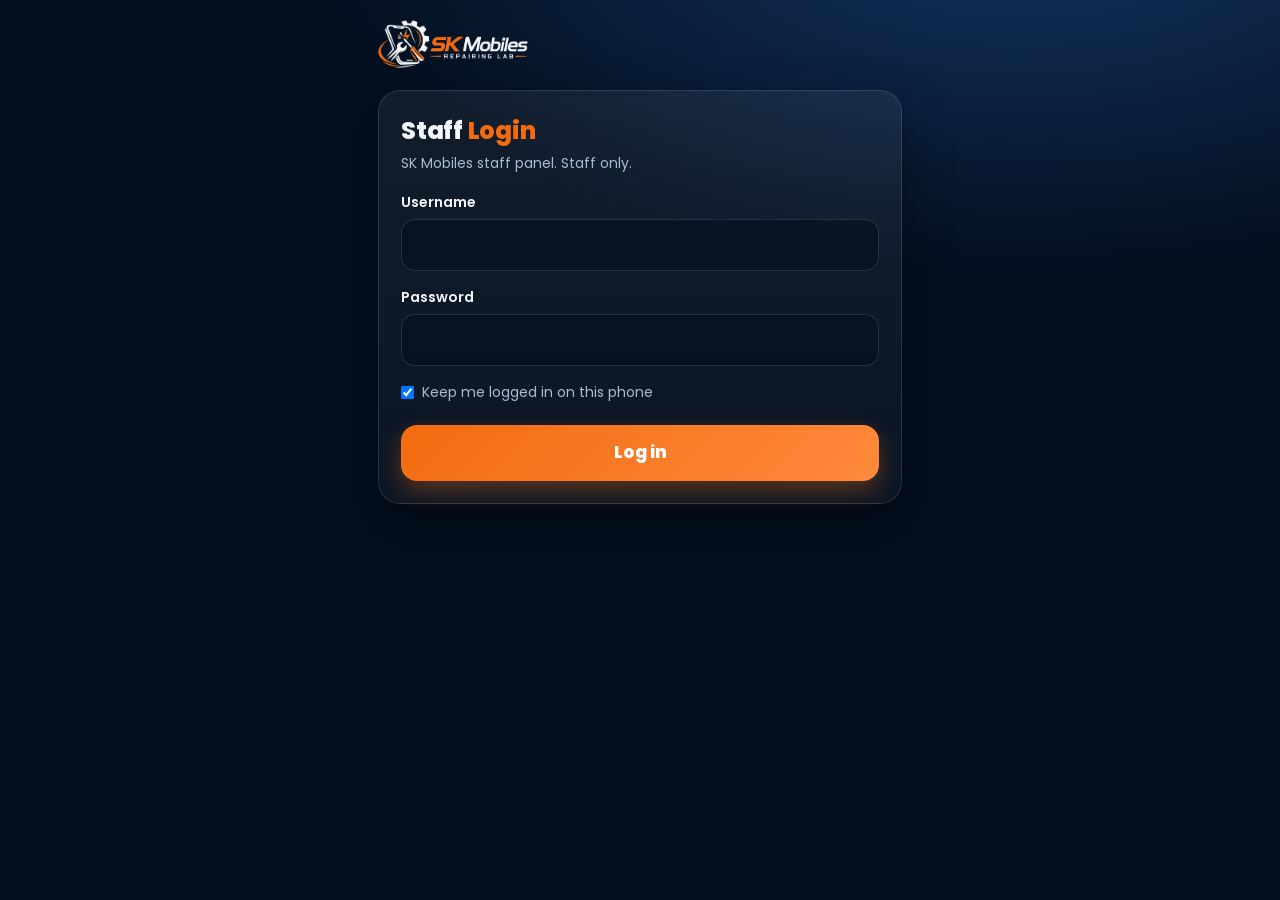
<file: khizar/index.html>
<!doctype html>
<html lang="en">
<head>
<meta charset="utf-8">
<meta name="viewport" content="width=device-width, initial-scale=1, viewport-fit=cover">
<title>SK Mobiles – Staff Panel</title>
<meta name="robots" content="noindex, nofollow">
<meta name="theme-color" content="#040f1f">
<link rel="icon" href="/favicon.svg" type="image/svg+xml">
<style>
@font-face{font-family:Poppins;src:url(/assets/fonts/poppins-latin-400-normal.woff2) format("woff2");font-weight:400;font-display:swap}
@font-face{font-family:Poppins;src:url(/assets/fonts/poppins-latin-600-normal.woff2) format("woff2");font-weight:600;font-display:swap}
@font-face{font-family:Poppins;src:url(/assets/fonts/poppins-latin-800-normal.woff2) format("woff2");font-weight:800;font-display:swap}
:root{--navy:#0B2545;--deep:#06162b;--ink:#040f1f;--or:#F26B0F;--or2:#ff8a3d;--tx:#f4f7fb;--mut:#a9bbd1;--line:rgba(255,255,255,.12);--ok:#25D366;--bad:#ff5a5a}
*{box-sizing:border-box;margin:0}
html,body{min-height:100%}
body{font-family:Poppins,system-ui,sans-serif;background:radial-gradient(1200px 600px at 80% -10%,#123563 0,transparent 60%),var(--ink);color:var(--tx);line-height:1.5;padding:env(safe-area-inset-top) 0 env(safe-area-inset-bottom)}
.wrap{max-width:560px;margin:0 auto;padding:20px 18px 48px}
header{display:flex;align-items:center;justify-content:space-between;gap:12px;margin-bottom:22px}
header img{height:48px;width:auto}
.who{font-size:13px;color:var(--mut);text-align:right}
.who button{background:none;border:0;color:var(--or2);font:inherit;cursor:pointer;padding:0;text-decoration:underline}
.card{background:linear-gradient(180deg,rgba(255,255,255,.06),rgba(255,255,255,.03));border:1px solid var(--line);border-radius:22px;padding:22px;box-shadow:0 20px 50px rgba(0,0,0,.35)}
h1{font-size:24px;font-weight:800;letter-spacing:-.01em;margin-bottom:4px}
h1 span{color:var(--or)}
.sub{color:var(--mut);font-size:14px;margin-bottom:18px}
label{display:block;font-size:14px;font-weight:600;margin:16px 0 6px}
input[type=text],input[type=password],input[type=number]{width:100%;font:inherit;font-size:16px;color:var(--tx);background:rgba(4,15,31,.6);border:1px solid var(--line);border-radius:14px;padding:13px 14px;outline:none;transition:border-color .2s}
input:focus{border-color:var(--or)}
.row{display:grid;grid-template-columns:1fr 1fr;gap:12px;align-items:end}
.pick{display:flex;flex-direction:column;align-items:center;justify-content:center;gap:6px;border:2px dashed rgba(242,107,15,.55);border-radius:16px;padding:20px;text-align:center;cursor:pointer;color:var(--mut);font-size:14px;background:rgba(242,107,15,.05)}
.pick b{color:var(--tx);font-size:15px}
.pick input{display:none}
.thumbs{display:grid;grid-template-columns:repeat(4,1fr);gap:8px;margin-top:10px}
.thumbs div{position:relative;aspect-ratio:1;border-radius:12px;overflow:hidden;border:1px solid var(--line)}
.thumbs img{width:100%;height:100%;object-fit:cover}
.thumbs button{position:absolute;top:4px;right:4px;width:24px;height:24px;border-radius:50%;border:0;background:rgba(0,0,0,.7);color:#fff;font-size:15px;line-height:24px;cursor:pointer}
.btn{display:block;width:100%;margin-top:22px;font:inherit;font-weight:800;font-size:17px;color:#fff;background:linear-gradient(135deg,var(--or),var(--or2));border:0;border-radius:16px;padding:15px;cursor:pointer;box-shadow:0 10px 24px rgba(242,107,15,.35)}
.btn:disabled{opacity:.6;cursor:wait}
.msg{margin-top:14px;font-size:14px;padding:11px 14px;border-radius:12px;display:none}
.msg.ok{display:block;background:rgba(37,211,102,.12);border:1px solid rgba(37,211,102,.4)}
.msg.bad{display:block;background:rgba(255,90,90,.12);border:1px solid rgba(255,90,90,.4)}
.hint{font-size:12px;color:var(--mut);margin-top:6px}
.remember{display:flex;align-items:center;gap:8px;font-weight:400;font-size:14px;color:var(--mut)}
h2{font-size:17px;font-weight:800;margin:30px 0 10px}
.list{display:flex;flex-direction:column;gap:8px}
.item{display:flex;justify-content:space-between;gap:10px;padding:12px 14px;border:1px solid var(--line);border-radius:14px;font-size:14px;background:rgba(255,255,255,.03)}
.item small{color:var(--mut);display:block}
.tag{font-size:12px;font-weight:600;padding:3px 10px;border-radius:99px;height:max-content;white-space:nowrap;background:rgba(242,107,15,.15);color:var(--or2)}
.tag.done{background:rgba(37,211,102,.15);color:var(--ok)}
.hide{display:none!important}
.bar{height:6px;border-radius:9px;background:var(--line);overflow:hidden;margin-top:12px}
.bar i{display:block;height:100%;width:0;background:var(--or);transition:width .3s}
.tiles{display:grid;grid-template-columns:1fr 1fr;gap:14px}
.tile{display:flex;flex-direction:column;align-items:flex-start;gap:8px;text-align:left;font:inherit;color:var(--tx);background:linear-gradient(180deg,rgba(255,255,255,.07),rgba(255,255,255,.03));border:1px solid var(--line);border-radius:22px;padding:22px 18px;cursor:pointer;box-shadow:0 20px 50px rgba(0,0,0,.35);transition:border-color .2s,transform .2s}
.tile:hover,.tile:focus-visible{border-color:var(--or);transform:translateY(-2px);outline:none}
.tile .ic{width:46px;height:46px;border-radius:14px;display:grid;place-items:center;background:rgba(242,107,15,.15);color:var(--or2)}
.tile b{font-size:18px;font-weight:800}
.tile small{color:var(--mut);font-size:13px;line-height:1.4}
.back{background:none;border:0;color:var(--or2);font:inherit;font-size:14px;font-weight:600;cursor:pointer;padding:0;margin-bottom:14px}
.vids{display:flex;flex-direction:column;gap:12px;margin-top:12px}
.vid{border:1px solid var(--line);border-radius:16px;padding:12px;background:rgba(4,15,31,.45)}
.vid .top{display:flex;gap:12px;align-items:center}
.vid video,.vid .pv{width:64px;height:88px;object-fit:cover;border-radius:10px;background:#000;flex:none}
.vid .meta{flex:1;min-width:0;font-size:13px;color:var(--mut)}
.vid .meta b{display:block;color:var(--tx);font-size:14px;white-space:nowrap;overflow:hidden;text-overflow:ellipsis}
.vid .x{width:30px;height:30px;border-radius:50%;border:1px solid var(--line);background:none;color:var(--tx);font-size:16px;cursor:pointer;flex:none}
.topic{display:block;width:100%;font:inherit;font-size:15px;color:var(--tx);background:rgba(4,15,31,.6);border:1px solid var(--line);border-radius:12px;padding:11px 12px;outline:none;resize:vertical;min-height:80px}
.topic:focus{border-color:var(--or)}
.vid textarea{width:100%;margin-top:10px;font:inherit;font-size:15px;color:var(--tx);background:rgba(4,15,31,.6);border:1px solid var(--line);border-radius:12px;padding:11px 12px;outline:none;resize:vertical;min-height:64px}
.vid textarea:focus{border-color:var(--or)}
.vid .st{font-size:13px;margin-top:8px;color:var(--mut)}
.vid .st.ok{color:var(--ok)}.vid .st.bad{color:var(--bad)}
</style>
</head>
<body>
<div class="wrap">
 <header>
  <img src="/assets/img/logo.webp" alt="SK Mobiles Repairing Lab" width="375" height="120">
  <div class="who hide" id="who">Logged in as <b id="whoName"></b><br><button type="button" id="logout">Log out</button></div>
 </header>

 <!-- Login -->
 <section class="card" id="loginCard">
  <h1>Staff <span>Login</span></h1>
  <p class="sub">SK Mobiles staff panel. Staff only.</p>
  <form id="loginForm" autocomplete="on">
   <label for="u">Username</label>
   <input type="text" id="u" autocomplete="username" autocapitalize="none" required>
   <label for="p">Password</label>
   <input type="password" id="p" autocomplete="current-password" required>
   <label class="remember"><input type="checkbox" id="rem" checked> Keep me logged in on this phone</label>
   <button class="btn" type="submit" id="loginBtn">Log in</button>
   <div class="msg" id="loginMsg"></div>
  </form>
 </section>


 <!-- Home: choose section -->
 <section class="hide" id="home">
  <h1 style="margin-bottom:14px">What do you want to <span>add</span>?</h1>
  <div class="tiles">
   <button type="button" class="tile" id="goShop">
    <span class="ic"><svg width="24" height="24" viewBox="0 0 24 24" fill="none" stroke="currentColor" stroke-width="2" stroke-linecap="round" stroke-linejoin="round" aria-hidden="true"><path d="M6 2 3 6v14a2 2 0 0 0 2 2h14a2 2 0 0 0 2-2V6l-3-4z"/><path d="M3 6h18"/><path d="M16 10a4 4 0 0 1-8 0"/></svg></span>
    <b>Shop</b><small>Add a new product with pictures and prices.</small>
   </button>
   <button type="button" class="tile" id="goLab">
    <span class="ic"><svg width="24" height="24" viewBox="0 0 24 24" fill="none" stroke="currentColor" stroke-width="2" stroke-linecap="round" stroke-linejoin="round" aria-hidden="true"><rect x="2" y="6" width="14" height="12" rx="2"/><path d="m16 10 6-3v10l-6-3"/></svg></span>
    <b>Repairing Lab</b><small>Upload today's repair videos and before/after photos.</small>
   </button>
  </div>
 </section>

 <!-- Repairing Lab: daily videos -->
 <section class="hide" id="lab">
  <button type="button" class="back" data-back>← Back</button>
  <div class="card">
   <h1>Daily <span>Repair Media</span></h1>
   <p class="sub">One batch = one repair. Add its photos and videos, write one topic, then press Upload.</p>
   <label for="btopic">1. Topic of this batch</label>
   <textarea id="btopic" class="topic" maxlength="400" placeholder="Phone, problem, what was done, result. Say which are BEFORE and which are AFTER."></textarea>
   <label>2. Photos and videos</label>
   <label class="pick" for="vfiles"><b>+ Add videos or photos</b>Camera or gallery, one or many<input type="file" id="vfiles" accept="video/*,image/*" multiple></label>
   <div class="vids" id="vids"></div>
   <p class="hint">Topic example: "iPhone 11 dead, CPU reball, phone ON. 2 BEFORE photos, 1 AFTER video." For the next repair, upload a new batch.</p>
   <button class="btn" type="button" id="upBtn">Upload</button>
   <div class="msg" id="labMsg"></div>
  </div>
  <h2>Recently uploaded</h2>
  <div class="list" id="vlist"><p class="sub">Loading…</p></div>
 </section>

 <!-- Add product -->
 <section class="hide" id="app">
  <button type="button" class="back" data-back>← Back</button>
  <div class="card">
   <h1>Add <span>New Product</span></h1>
   <p class="sub">Fill all 4 fields, then press Save.</p>
   <form id="addForm">
    <label for="name">1. Product name</label>
    <input type="text" id="name" placeholder="e.g. Anker 20W fast charger, white" maxlength="120" required>

    <label>2. Pictures</label>
    <label class="pick" for="pics"><b>+ Add pictures</b>Camera or gallery, up to 10<input type="file" id="pics" accept="image/*" multiple></label>
    <div class="thumbs" id="thumbs"></div>
    <p class="hint">Take clear photos on a plain background. Front, back and box if you have it.</p>

    <div class="row">
     <div><label for="buy">3. Purchase price (Rs)</label><input type="number" id="buy" inputmode="numeric" min="0" step="1" required></div>
     <div><label for="sell">4. Sale price (Rs)</label><input type="number" id="sell" inputmode="numeric" min="1" step="1" required></div>
    </div>

    <button class="btn" type="submit" id="saveBtn">Save product</button>
    <div class="bar hide" id="bar"><i></i></div>
    <div class="msg" id="addMsg"></div>
   </form>
  </div>

  <h2>Recently added</h2>
  <div class="list" id="list"><p class="sub">Loading…</p></div>
 </section>
</div>

<script>
(function(){
var API='https://script.google.com/macros/s/AKfycbwCPT3M6II1A2MRC0Ep93vask6cOW1hvLs1b1HxB8oSLHPJhnaU_G1O7TGl-K1cKJO7Cw/exec';
var KEY='sk_staff_login';
var cred=null, files=[];
var $=function(id){return document.getElementById(id)};

function store(){try{return window.localStorage}catch(e){return null}}
function show(el,text,ok){el.textContent=text;el.className='msg '+(ok?'ok':'bad')}
function hideMsg(el){el.className='msg'}

function call(body){
 return fetch(API,{method:'POST',headers:{'Content-Type':'text/plain;charset=utf-8'},body:JSON.stringify(body)})
  .then(function(r){return r.json()});
}

function view(id){
 ['home','app','lab'].forEach(function(v){$(v).classList.toggle('hide',v!==id)});
 window.scrollTo(0,0);
}
function enter(){
 $('loginCard').classList.add('hide');
 $('who').classList.remove('hide');$('whoName').textContent=cred.user;
 view('home');
}

function loadRecent(){
 call({action:'recent',user:cred.user,pass:cred.pass}).then(function(r){
  var box=$('list');box.innerHTML='';
  if(!r.ok||!r.items.length){box.innerHTML='<p class="sub">Nothing added yet.</p>';return}
  r.items.forEach(function(it){
   var d=document.createElement('div');d.className='item';
   var l=document.createElement('div');l.textContent=it.name;
   var s=document.createElement('small');s.textContent=it.id+' · Rs '+it.sale;l.appendChild(s);
   var t=document.createElement('span');t.className='tag'+(it.status==='On Shopify'?' done':'');t.textContent=it.status||'New';
   d.appendChild(l);d.appendChild(t);box.appendChild(d);
  });
 }).catch(function(){$('list').innerHTML='<p class="sub">Could not load list.</p>'});
}

// Auto login
var st=store();
if(st){try{var saved=JSON.parse(st.getItem(KEY)||'null');if(saved&&saved.user){cred=saved;enter()}}catch(e){}}

$('loginForm').addEventListener('submit',function(e){
 e.preventDefault();hideMsg($('loginMsg'));
 var u=$('u').value.trim().toLowerCase(),p=$('p').value;
 $('loginBtn').disabled=true;$('loginBtn').textContent='Checking…';
 call({action:'login',user:u,pass:p}).then(function(r){
  if(!r.ok){show($('loginMsg'),r.error||'Login failed.',false);return}
  cred={user:u,pass:p};
  if($('rem').checked&&st){try{st.setItem(KEY,JSON.stringify(cred))}catch(x){}}
  enter();
 }).catch(function(){show($('loginMsg'),'No internet or server busy. Try again.',false)})
 .finally(function(){$('loginBtn').disabled=false;$('loginBtn').textContent='Log in'});
});

$('logout').addEventListener('click',function(){
 if(st){try{st.removeItem(KEY)}catch(x){}}
 cred=null;location.reload();
});

// Pictures
function drawThumbs(){
 var box=$('thumbs');box.innerHTML='';
 files.forEach(function(f,i){
  var d=document.createElement('div');var im=document.createElement('img');im.src=URL.createObjectURL(f);
  var b=document.createElement('button');b.type='button';b.textContent='×';b.setAttribute('aria-label','Remove picture');
  b.onclick=function(){files.splice(i,1);drawThumbs()};
  d.appendChild(im);d.appendChild(b);box.appendChild(d);
 });
}
$('pics').addEventListener('change',function(){
 Array.prototype.forEach.call(this.files,function(f){if(files.length<10&&/^image\//.test(f.type))files.push(f)});
 this.value='';drawThumbs();
});

// Shrink photo to max 1800px JPEG so upload is fast on mobile data
function shrink(file){
 return new Promise(function(res,rej){
  var img=new Image();
  img.onload=function(){
   var max=1800,w=img.naturalWidth,h=img.naturalHeight,k=Math.min(1,max/Math.max(w,h));
   var c=document.createElement('canvas');c.width=Math.round(w*k);c.height=Math.round(h*k);
   var x=c.getContext('2d');x.fillStyle='#fff';x.fillRect(0,0,c.width,c.height);x.drawImage(img,0,0,c.width,c.height);
   URL.revokeObjectURL(img.src);
   res({mime:'image/jpeg',data:c.toDataURL('image/jpeg',0.88).split(',')[1]});
  };
  img.onerror=function(){rej(new Error('bad image'))};
  img.src=URL.createObjectURL(file);
 });
}

$('addForm').addEventListener('submit',function(e){
 e.preventDefault();var m=$('addMsg');hideMsg(m);
 var name=$('name').value.trim(),buy=$('buy').value,sell=$('sell').value;
 if(!name){show(m,'Write the product name.',false);return}
 if(!files.length){show(m,'Add at least one picture.',false);return}
 if(buy===''||sell===''){show(m,'Write both prices.',false);return}
 if(Number(sell)<Number(buy)&&!confirmLow()){return}
 var btn=$('saveBtn'),bar=$('bar'),fill=bar.firstChild;
 btn.disabled=true;btn.textContent='Saving…';bar.classList.remove('hide');fill.style.width='10%';
 var done=0;
 Promise.all(files.map(function(f){return shrink(f).then(function(r){done++;fill.style.width=(10+60*done/files.length)+'%';return r})}))
 .then(function(imgs){
  fill.style.width='80%';
  return call({action:'add',user:cred.user,pass:cred.pass,name:name,purchase:Number(buy),sale:Number(sell),images:imgs});
 })
 .then(function(r){
  fill.style.width='100%';
  if(!r.ok){show(m,r.error||'Could not save.',false);return}
  show(m,'Saved ✓ '+r.id+'. Add the next product.',true);
  $('addForm').reset();files=[];drawThumbs();loadRecent();window.scrollTo({top:0,behavior:'smooth'});
 })
 .catch(function(){show(m,'Upload failed. Check internet and try again.',false)})
 .finally(function(){btn.disabled=false;btn.textContent='Save product';setTimeout(function(){bar.classList.add('hide');fill.style.width='0'},600)});
});


// ===== Navigation =====
$('goShop').addEventListener('click',function(){view('app');loadRecent()});
$('goLab').addEventListener('click',function(){view('lab');loadVids()});
Array.prototype.forEach.call(document.querySelectorAll('[data-back]'),function(b){
 b.addEventListener('click',function(){if(busy&&!confirm('Upload is running. Leave this page?'))return;view('home')});
});

// ===== Repairing Lab videos =====
var CHUNK=8*1024*1024, vids=[], busy=false;
function mb(n){return (n/1048576).toFixed(n<10485760?1:0)+' MB'}
function drawVids(){
 var box=$('vids');box.innerHTML='';
 vids.forEach(function(v,i){
  var d=document.createElement('div');d.className='vid';
  var top=document.createElement('div');top.className='top';
  var pv;if(v.isImg){pv=document.createElement('img');pv.src=v.url;pv.alt='';pv.className='pv'}else{pv=document.createElement('video');pv.src=v.url+'#t=0.5';pv.muted=true;pv.playsInline=true;pv.preload='metadata'}
  var meta=document.createElement('div');meta.className='meta';
  var nm=document.createElement('b');nm.textContent=(v.isImg?'Photo ':'Video ')+(i+1);meta.appendChild(nm);
  meta.appendChild(document.createTextNode(v.file.name+' · '+mb(v.file.size)));
  var x=document.createElement('button');x.type='button';x.className='x';x.textContent='×';x.setAttribute('aria-label','Remove');
  x.disabled=busy;x.onclick=function(){URL.revokeObjectURL(v.url);vids.splice(i,1);drawVids()};
  top.appendChild(pv);top.appendChild(meta);top.appendChild(x);
  var bar=document.createElement('div');bar.className='bar'+(v.state==='wait'?' hide':'');var fill=document.createElement('i');fill.style.width=v.pct+'%';bar.appendChild(fill);
  var st=document.createElement('div');st.className='st'+(v.state==='done'?' ok':v.state==='fail'?' bad':'');st.textContent=v.note||'';
  d.appendChild(top);d.appendChild(bar);d.appendChild(st);box.appendChild(d);
  v.ui={fill:fill,bar:bar,st:st};
 });
}
$('vfiles').addEventListener('change',function(){
 Array.prototype.forEach.call(this.files,function(f){
  var img=/^image\//.test(f.type)||/\.(jpe?g|png|heic|heif|webp)$/i.test(f.name);
  if(img||/^video\//.test(f.type)||/\.(mp4|mov|3gp|mkv|webm)$/i.test(f.name))vids.push({file:f,isImg:img,url:URL.createObjectURL(f),topic:'',state:'wait',pct:0,note:''});
 });
 this.value='';drawVids();
});
function setV(v,pct,note,state){
 v.pct=pct;if(note!=null)v.note=note;if(state)v.state=state;
 if(v.ui){v.ui.bar.classList.remove('hide');v.ui.fill.style.width=pct+'%';v.ui.st.textContent=v.note;
  v.ui.st.className='st'+(v.state==='done'?' ok':v.state==='fail'?' bad':'')}
}
function b64(blob){
 return new Promise(function(res,rej){var r=new FileReader();r.onload=function(){res(String(r.result).split(',')[1]||'')};r.onerror=rej;r.readAsDataURL(blob)});
}
function sleep(ms){return new Promise(function(r){setTimeout(r,ms)})}
function retry(fn,tries){
 return fn().then(function(r){if(!r||!r.ok)throw new Error((r&&r.error)||'Server error');return r})
 .catch(function(e){if(tries<=1)throw e;return sleep(3000).then(function(){return retry(fn,tries-1)})});
}
var batch={topic:'',folderId:''};
function sendVideo(v){
 var f=v.file,mime=f.type||(v.isImg?'image/jpeg':'video/mp4');
 setV(v,1,'Starting…','up');
 return retry(function(){return call({action:'videoStart',user:cred.user,pass:cred.pass,topic:batch.topic,folderId:batch.folderId||'',name:f.name,mime:mime,size:f.size})},3)
 .then(function(s){
  batch.folderId=s.folderId;
  var pos=0;
  function next(){
   if(pos>=f.size)return Promise.resolve();
   var part=f.slice(pos,Math.min(pos+CHUNK,f.size));
   return b64(part).then(function(data){
    return retry(function(){return call({action:'videoChunk',user:cred.user,pass:cred.pass,session:s.session,start:pos,total:f.size,mime:mime,data:data})},5);
   }).then(function(r){
    pos=r.done?f.size:(r.next||pos+part.size);
    var pct=Math.max(2,Math.round(pos/f.size*100));
    setV(v,pct,r.done?'Uploaded ✓':'Uploading… '+pct+'% ('+mb(pos)+' of '+mb(f.size)+')');
    if(r.done){v.state='done';setV(v,100,'Uploaded ✓','done');return}
    return next();
   });
  }
  return next();
 });
}
var lock=null;
function keepAwake(on){
 try{if(on&&navigator.wakeLock){navigator.wakeLock.request('screen').then(function(l){lock=l}).catch(function(){})}
 else if(lock){lock.release();lock=null}}catch(e){}
}
window.addEventListener('beforeunload',function(e){if(busy){e.preventDefault();e.returnValue=''}});
$('upBtn').addEventListener('click',function(){
 var m=$('labMsg');hideMsg(m);
 var todo=vids.filter(function(v){return v.state!=='done'});
 if(!todo.length){show(m,vids.length?'Everything is already uploaded.':'Add at least one video or photo.',false);return}
 var tp=$('btopic').value.trim();if(!tp){show(m,'Write the topic of this batch.',false);$('btopic').focus();return}
 if(batch.topic!==tp){batch={topic:tp,folderId:''}}
 $('btopic').disabled=true;
 busy=true;drawVids();var btn=$('upBtn');btn.disabled=true;btn.textContent='Uploading… keep this page open';keepAwake(true);
 var ok=0,bad=0;
 todo.reduce(function(p,v){
  return p.then(function(){return sendVideo(v).then(function(){ok++}).catch(function(e){bad++;setV(v,v.pct,'Failed: '+(e.message||'check internet')+'. Press Upload again.','fail')})});
 },Promise.resolve()).then(function(){
  busy=false;keepAwake(false);btn.disabled=false;btn.textContent='Upload';$('btopic').disabled=false;
  if(bad)show(m,ok+' uploaded, '+bad+' failed. Press Upload again to retry the failed ones.',false);
  else{show(m,'All '+ok+' file(s) uploaded ✓ Thank you!',true);
   setTimeout(function(){vids.forEach(function(v){URL.revokeObjectURL(v.url)});vids=[];batch={topic:'',folderId:''};$('btopic').value='';drawVids()},2500)}
  drawVids();loadVids();
 });
});
function loadVids(){
 call({action:'videoRecent',user:cred.user,pass:cred.pass}).then(function(r){
  var box=$('vlist');box.innerHTML='';
  if(!r.ok||!r.items.length){box.innerHTML='<p class="sub">Nothing uploaded yet.</p>';return}
  r.items.forEach(function(it){
   var d=document.createElement('div');d.className='item';
   var l=document.createElement('div');l.textContent=it.name;
   var t=document.createElement('span');t.className='tag'+(it.done?' done':'');t.textContent=it.done?'Uploaded':'Not finished';
   d.appendChild(l);d.appendChild(t);box.appendChild(d);
  });
 }).catch(function(){$('vlist').innerHTML='<p class="sub">Could not load list.</p>'});
}

var lowWarned=false;
function confirmLow(){
 if(lowWarned){lowWarned=false;return true}
 lowWarned=true;show($('addMsg'),'Sale price is lower than purchase price. Check it. Press Save again if it is correct.',false);
 return false;
}
})();
</script>
</body>
</html>
</file>
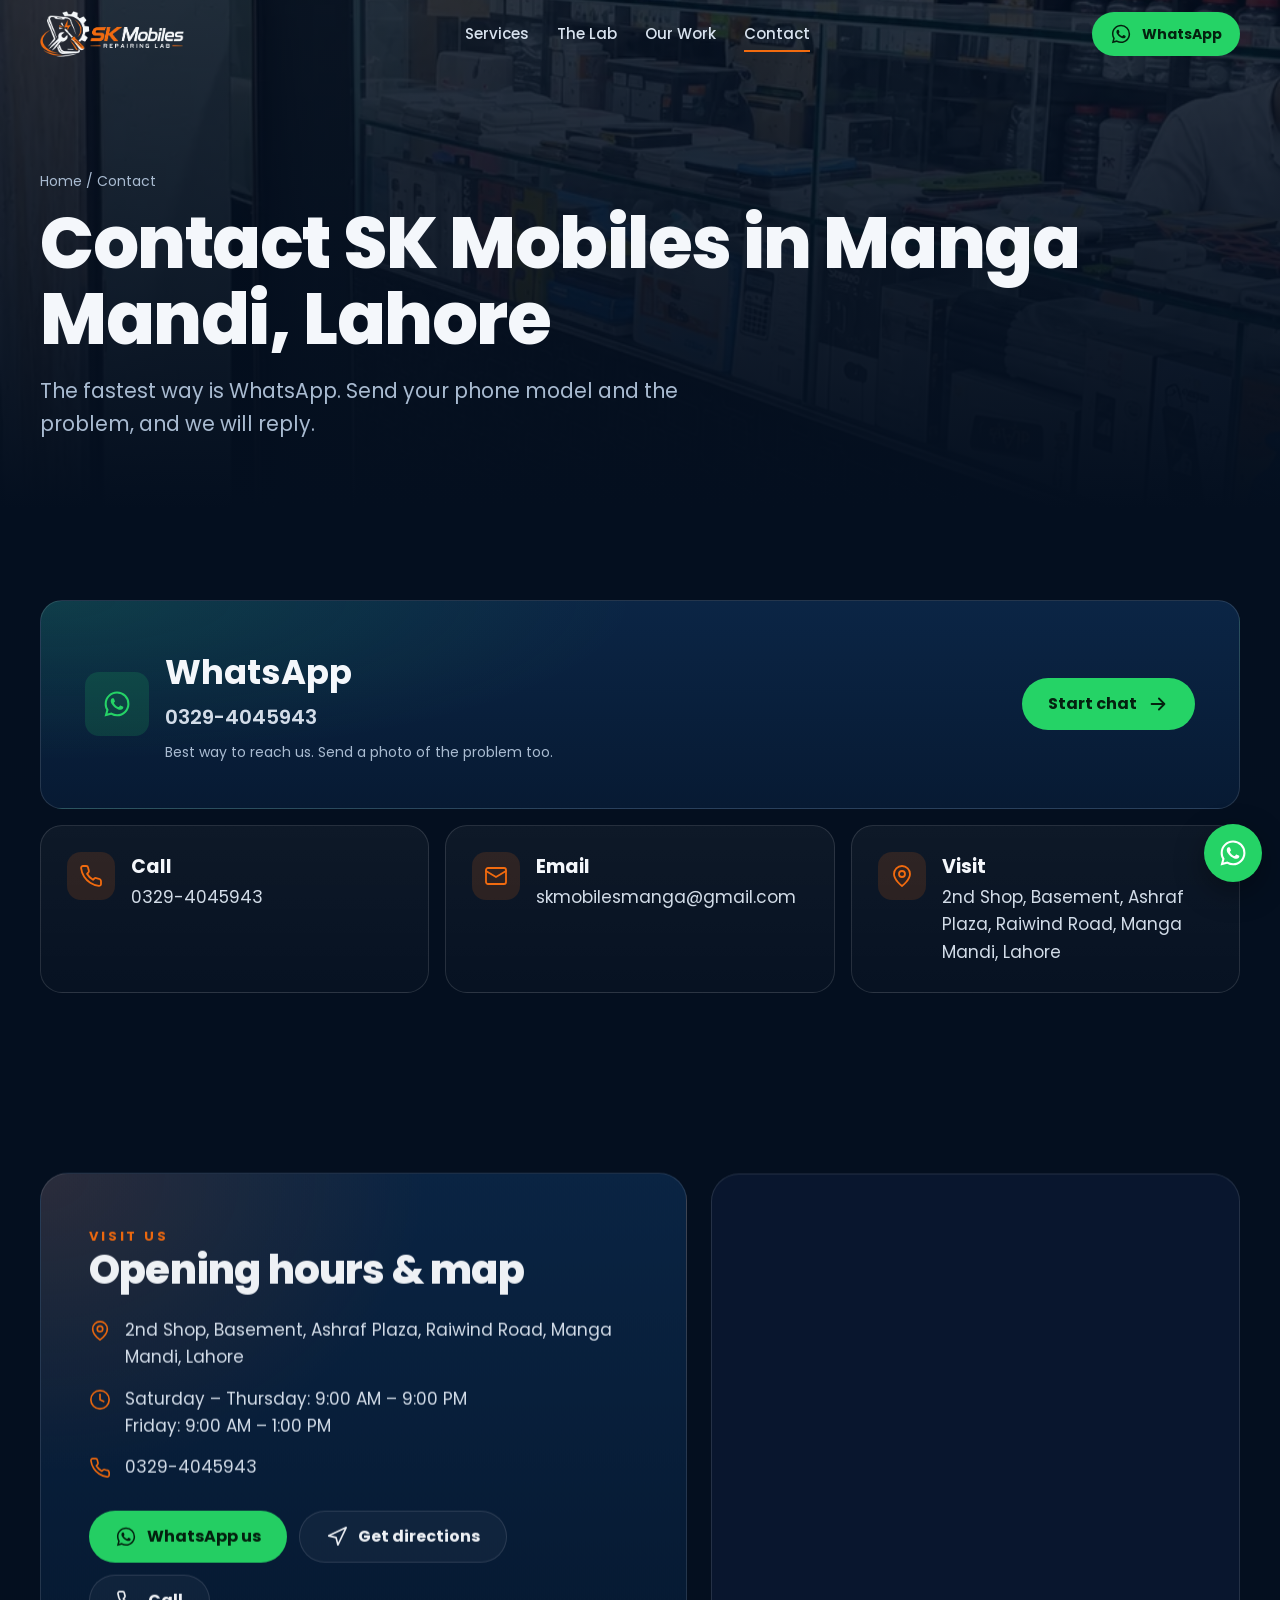
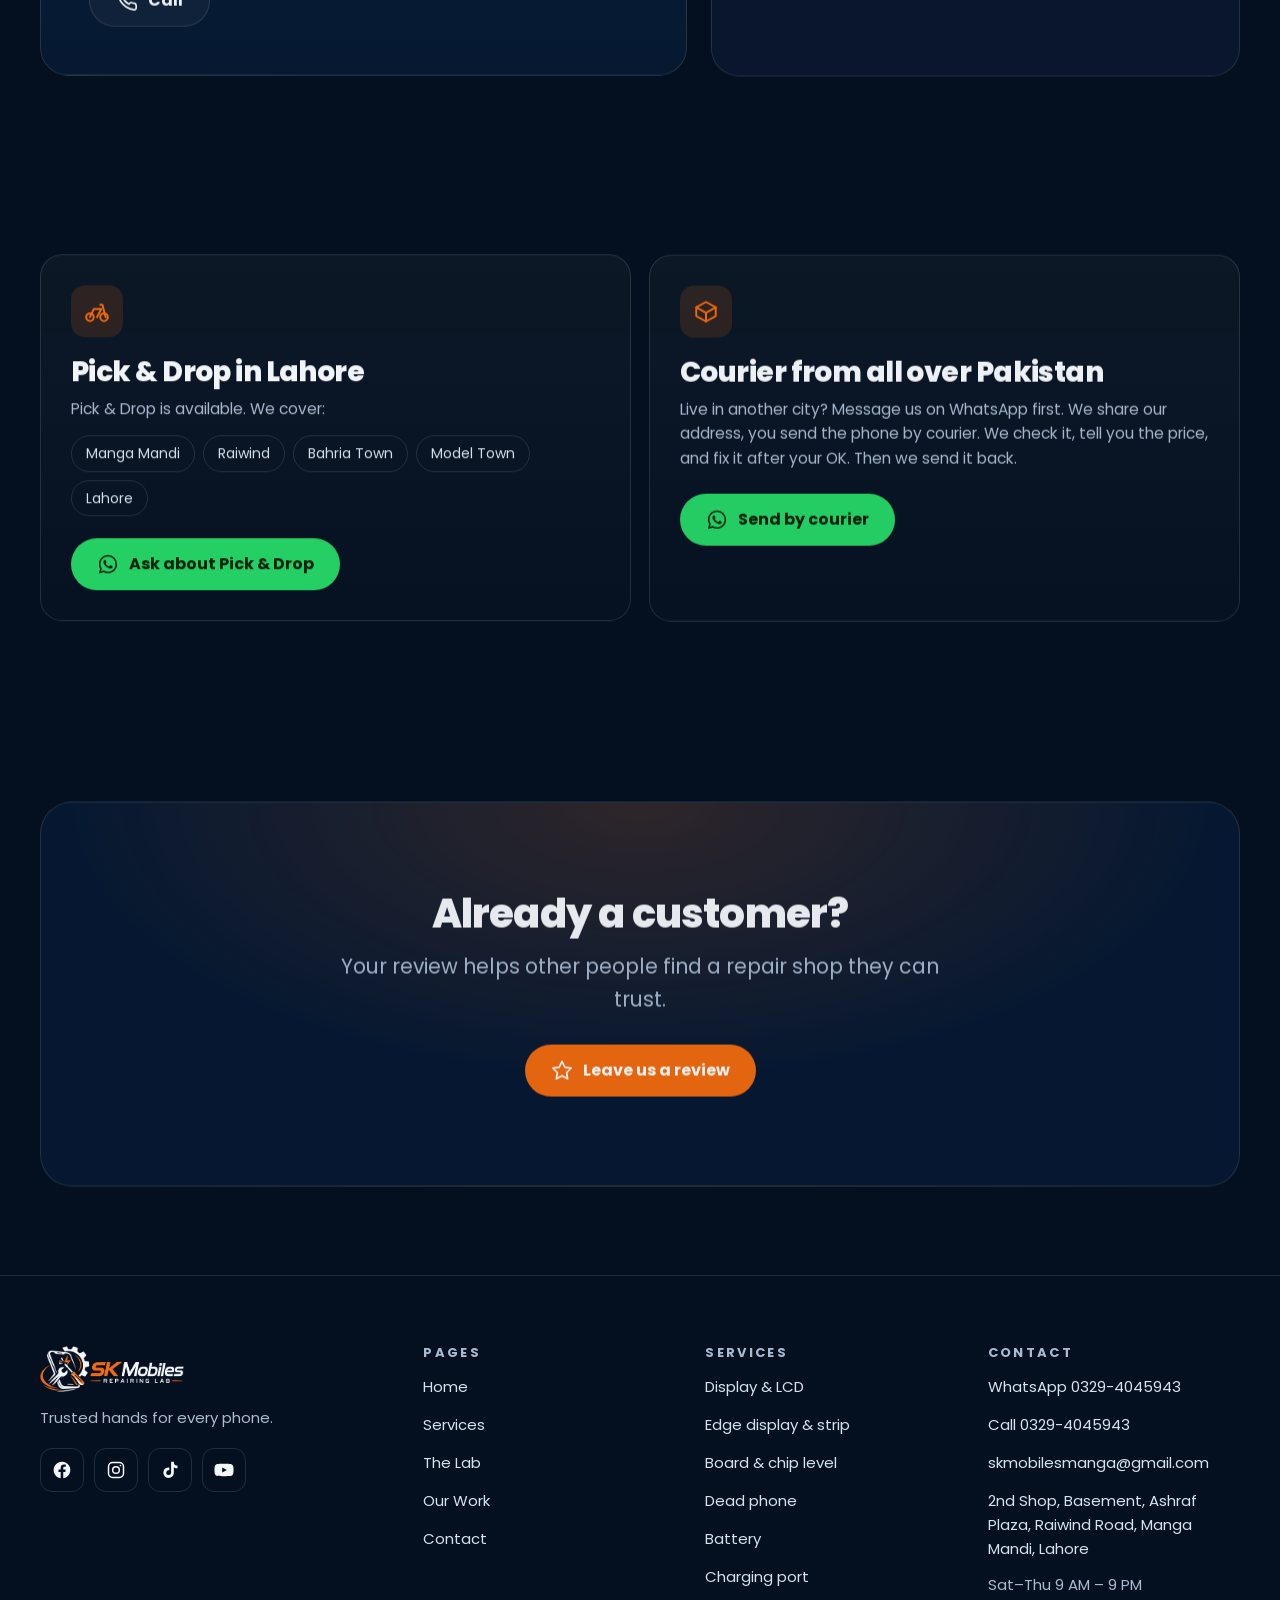
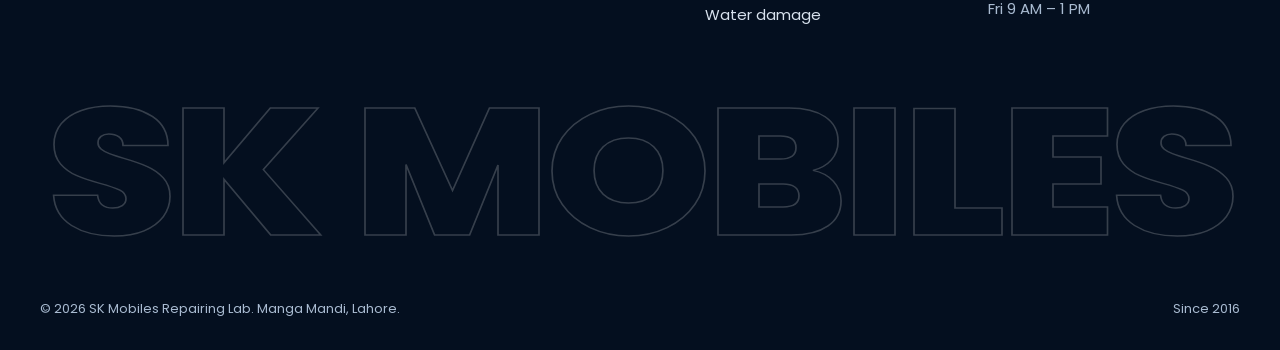
<file: contact.html>
<!doctype html>
<html lang="en">
<head>
<meta charset="utf-8">
<meta name="viewport" content="width=device-width, initial-scale=1, viewport-fit=cover">
<title>Contact SK Mobiles | Phone Repair in Manga Mandi, Lahore</title>
<meta name="description" content="Contact SK Mobiles in Ashraf Plaza, Manga Mandi, Lahore. WhatsApp or call 0329-4045943. Pick & Drop in Lahore and courier repair from all over Pakistan.">
<link rel="canonical" href="https://skmobiles.com/contact">
<meta name="theme-color" content="#040f1f">
<meta property="og:type" content="website">
<meta property="og:site_name" content="SK Mobiles Repairing Lab">
<meta property="og:title" content="Contact SK Mobiles | Phone Repair in Manga Mandi, Lahore">
<meta property="og:description" content="Contact SK Mobiles in Ashraf Plaza, Manga Mandi, Lahore. WhatsApp or call 0329-4045943. Pick & Drop in Lahore and courier repair from all over Pakistan.">
<meta property="og:url" content="https://skmobiles.com/contact">
<meta property="og:image" content="https://skmobiles.com/assets/img/og.jpg">
<meta property="og:image:width" content="1200">
<meta property="og:image:height" content="630">
<meta property="og:locale" content="en_PK">
<meta name="twitter:card" content="summary_large_image">
<meta name="twitter:title" content="Contact SK Mobiles | Phone Repair in Manga Mandi, Lahore">
<meta name="twitter:description" content="Contact SK Mobiles in Ashraf Plaza, Manga Mandi, Lahore. WhatsApp or call 0329-4045943. Pick & Drop in Lahore and courier repair from all over Pakistan.">
<meta name="twitter:image" content="https://skmobiles.com/assets/img/og.jpg">
<link rel="icon" href="/favicon.ico" sizes="48x48">
<link rel="icon" href="/favicon.svg" type="image/svg+xml">
<link rel="apple-touch-icon" href="/apple-touch-icon.png">
<link rel="manifest" href="/site.webmanifest">
<link rel="preload" href="/assets/fonts/poppins-latin-800-normal.woff2" as="font" type="font/woff2" crossorigin>
<link rel="preload" href="/assets/fonts/poppins-latin-400-normal.woff2" as="font" type="font/woff2" crossorigin>

<link rel="stylesheet" href="/assets/css/site.css?v=4">
<script>(function(d){var e=d.documentElement;e.classList.add('js');try{if(matchMedia('(prefers-reduced-motion: reduce)').matches)e.classList.add('rm')}catch(x){}})(document)</script>
<script type="application/ld+json">{"@context":"https://schema.org","@type":"ContactPage","name":"Contact SK Mobiles","url":"https://skmobiles.com/contact","about":{"@id":"https://skmobiles.com/#business"},"mainEntity":{"@type":"MobilePhoneStore","@id":"https://skmobiles.com/#business","name":"SK Mobiles Repairing Lab","contactPoint":{"@type":"ContactPoint","telephone":"+923294045943","email":"skmobilesmanga@gmail.com","contactType":"customer service","areaServed":"PK","availableLanguage":["English","Urdu"]}}}</script>
<script type="application/ld+json">{"@context":"https://schema.org","@type":"BreadcrumbList","itemListElement":[{"@type":"ListItem","position":1,"name":"Home","item":"https://skmobiles.com/"},{"@type":"ListItem","position":2,"name":"Contact","item":"https://skmobiles.com/contact"}]}</script>
</head>
<body>
<a class="skip" href="#main">Skip to content</a>
<header class="hdr">
 <div class="wrap in">
  <a class="brand" href="/" aria-label="SK Mobiles Repairing Lab, home"><img src="/assets/img/logo.webp" alt="SK Mobiles Repairing Lab" width="375" height="120"></a>
  <nav class="nav" aria-label="Main"><a href="/services">Services</a><a href="/lab">The Lab</a><a href="/work">Our Work</a><a href="/contact" aria-current="page">Contact</a></nav>
  <div class="hdr-r">
   <a class="btn btn-wa hdr-wa" href="https://wa.me/923294045943?text=Hi%20SK%20Mobiles%2C%20I%20need%20help%20with%20my%20phone." target="_blank" rel="noopener"><svg viewBox="0 0 24 24" fill="currentColor" aria-hidden="true"><path d="M12.04 2C6.58 2 2.13 6.45 2.13 11.91c0 1.75.46 3.45 1.32 4.95L2.05 22l5.25-1.38a9.9 9.9 0 0 0 4.74 1.21h.01c5.46 0 9.91-4.45 9.91-9.91A9.85 9.85 0 0 0 12.04 2Zm0 18.15h-.01a8.23 8.23 0 0 1-4.19-1.15l-.3-.18-3.12.82.83-3.04-.2-.31a8.2 8.2 0 0 1-1.26-4.38c0-4.54 3.7-8.24 8.25-8.24a8.2 8.2 0 0 1 8.24 8.25c0 4.54-3.7 8.23-8.24 8.23Zm4.52-6.16c-.25-.12-1.47-.72-1.69-.81-.23-.08-.39-.12-.56.13-.16.25-.64.81-.79.97-.14.17-.29.19-.54.06-.25-.12-1.05-.39-1.99-1.23-.74-.66-1.23-1.47-1.38-1.72-.14-.25-.02-.38.11-.5.11-.11.25-.29.37-.43.13-.15.17-.25.25-.42.08-.16.04-.31-.02-.43-.06-.12-.56-1.34-.76-1.84-.2-.48-.41-.42-.56-.43h-.48c-.17 0-.43.06-.66.31-.22.25-.86.85-.86 2.07 0 1.22.89 2.4 1.01 2.56.12.17 1.75 2.67 4.23 3.74.59.26 1.05.41 1.41.52.59.19 1.13.16 1.56.1.48-.07 1.47-.6 1.67-1.18.21-.58.21-1.07.15-1.18-.06-.1-.23-.16-.48-.29Z"/></svg><span>WhatsApp</span></a>
   <button class="menu-btn" type="button" aria-expanded="false" aria-controls="mnav" aria-label="Open menu"><span></span></button>
  </div>
 </div>
</header>
<nav class="mnav" id="mnav" aria-label="Mobile"><a href="/">Home</a><a href="/services">Services</a><a href="/lab">The Lab</a><a href="/work">Our Work</a><a href="/contact" aria-current="page">Contact</a><a class="btn btn-wa" href="https://wa.me/923294045943?text=Hi%20SK%20Mobiles%2C%20I%20need%20help%20with%20my%20phone." target="_blank" rel="noopener"><svg viewBox="0 0 24 24" fill="currentColor" aria-hidden="true"><path d="M12.04 2C6.58 2 2.13 6.45 2.13 11.91c0 1.75.46 3.45 1.32 4.95L2.05 22l5.25-1.38a9.9 9.9 0 0 0 4.74 1.21h.01c5.46 0 9.91-4.45 9.91-9.91A9.85 9.85 0 0 0 12.04 2Zm0 18.15h-.01a8.23 8.23 0 0 1-4.19-1.15l-.3-.18-3.12.82.83-3.04-.2-.31a8.2 8.2 0 0 1-1.26-4.38c0-4.54 3.7-8.24 8.25-8.24a8.2 8.2 0 0 1 8.24 8.25c0 4.54-3.7 8.23-8.24 8.23Zm4.52-6.16c-.25-.12-1.47-.72-1.69-.81-.23-.08-.39-.12-.56.13-.16.25-.64.81-.79.97-.14.17-.29.19-.54.06-.25-.12-1.05-.39-1.99-1.23-.74-.66-1.23-1.47-1.38-1.72-.14-.25-.02-.38.11-.5.11-.11.25-.29.37-.43.13-.15.17-.25.25-.42.08-.16.04-.31-.02-.43-.06-.12-.56-1.34-.76-1.84-.2-.48-.41-.42-.56-.43h-.48c-.17 0-.43.06-.66.31-.22.25-.86.85-.86 2.07 0 1.22.89 2.4 1.01 2.56.12.17 1.75 2.67 4.23 3.74.59.26 1.05.41 1.41.52.59.19 1.13.16 1.56.1.48-.07 1.47-.6 1.67-1.18.21-.58.21-1.07.15-1.18-.06-.1-.23-.16-.48-.29Z"/></svg><span>WhatsApp us</span></a></nav>
<main id="main">

<section class="phero">
 <div class="bgimg"><img src="/assets/img/lab-10-s.webp" srcset="/assets/img/lab-10-s.webp 540w, /assets/img/lab-10.webp 900w" sizes="100vw" alt="" width="900" height="1600" fetchpriority="high" decoding="async"></div>
 <div class="wrap">
  <nav class="crumb" aria-label="Breadcrumb"><a href="/">Home</a> / <span aria-current="page">Contact</span></nav>
  <h1 class="h-l">Contact SK Mobiles in Manga Mandi, Lahore</h1>
  <p class="lead">The fastest way is WhatsApp. Send your phone model and the problem, and we will reply.</p>
 </div>
</section>
<section class="sec tight">
 <div class="wrap">
  <div class="cgrid">
   <a class="ccard main reveal" href="https://wa.me/923294045943?text=Hi%20SK%20Mobiles%2C%20I%20need%20help%20with%20my%20phone." target="_blank" rel="noopener">
    <span class="ic wa"><svg viewBox="0 0 24 24" fill="currentColor" aria-hidden="true"><path d="M12.04 2C6.58 2 2.13 6.45 2.13 11.91c0 1.75.46 3.45 1.32 4.95L2.05 22l5.25-1.38a9.9 9.9 0 0 0 4.74 1.21h.01c5.46 0 9.91-4.45 9.91-9.91A9.85 9.85 0 0 0 12.04 2Zm0 18.15h-.01a8.23 8.23 0 0 1-4.19-1.15l-.3-.18-3.12.82.83-3.04-.2-.31a8.2 8.2 0 0 1-1.26-4.38c0-4.54 3.7-8.24 8.25-8.24a8.2 8.2 0 0 1 8.24 8.25c0 4.54-3.7 8.23-8.24 8.23Zm4.52-6.16c-.25-.12-1.47-.72-1.69-.81-.23-.08-.39-.12-.56.13-.16.25-.64.81-.79.97-.14.17-.29.19-.54.06-.25-.12-1.05-.39-1.99-1.23-.74-.66-1.23-1.47-1.38-1.72-.14-.25-.02-.38.11-.5.11-.11.25-.29.37-.43.13-.15.17-.25.25-.42.08-.16.04-.31-.02-.43-.06-.12-.56-1.34-.76-1.84-.2-.48-.41-.42-.56-.43h-.48c-.17 0-.43.06-.66.31-.22.25-.86.85-.86 2.07 0 1.22.89 2.4 1.01 2.56.12.17 1.75 2.67 4.23 3.74.59.26 1.05.41 1.41.52.59.19 1.13.16 1.56.1.48-.07 1.47-.6 1.67-1.18.21-.58.21-1.07.15-1.18-.06-.1-.23-.16-.48-.29Z"/></svg></span>
    <span class="t"><b>WhatsApp</b><span>0329-4045943</span><small>Best way to reach us. Send a photo of the problem too.</small></span>
    <span class="btn btn-wa">Start chat <svg viewBox="0 0 24 24" fill="none" stroke="currentColor" stroke-width="2" stroke-linecap="round" stroke-linejoin="round" aria-hidden="true"><path d="M5 12h14M13 6l6 6-6 6"/></svg></span>
   </a>
   <a class="ccard reveal" href="tel:+923294045943"><span class="ic"><svg viewBox="0 0 24 24" fill="none" stroke="currentColor" stroke-width="1.8" stroke-linecap="round" stroke-linejoin="round" aria-hidden="true"><path d="M22 16.9v3a2 2 0 0 1-2.2 2 19.8 19.8 0 0 1-8.6-3.1 19.5 19.5 0 0 1-6-6A19.8 19.8 0 0 1 2.1 4.2 2 2 0 0 1 4.1 2h3a2 2 0 0 1 2 1.7c.1.9.4 1.8.7 2.7a2 2 0 0 1-.5 2.1L8 9.8a16 16 0 0 0 6 6l1.3-1.3a2 2 0 0 1 2.1-.4c.9.3 1.8.6 2.7.7a2 2 0 0 1 1.7 2Z"/></svg></span><span class="t"><b>Call</b><span>0329-4045943</span></span></a>
   <a class="ccard reveal" href="mailto:skmobilesmanga@gmail.com"><span class="ic"><svg viewBox="0 0 24 24" fill="none" stroke="currentColor" stroke-width="1.8" stroke-linecap="round" stroke-linejoin="round" aria-hidden="true"><rect x="2" y="4" width="20" height="16" rx="2"/><path d="m22 7-10 6L2 7"/></svg></span><span class="t"><b>Email</b><span class="br">skmobilesmanga@gmail.com</span></span></a>
   <a class="ccard reveal" href="https://maps.app.goo.gl/4ocXztX2N5rhJQgSA" target="_blank" rel="noopener"><span class="ic"><svg viewBox="0 0 24 24" fill="none" stroke="currentColor" stroke-width="1.8" stroke-linecap="round" stroke-linejoin="round" aria-hidden="true"><path d="M20 10c0 6-8 12-8 12s-8-6-8-12a8 8 0 0 1 16 0Z"/><circle cx="12" cy="10" r="3"/></svg></span><span class="t"><b>Visit</b><span>2nd Shop, Basement, Ashraf Plaza, Raiwind Road, Manga Mandi, Lahore</span></span></a>
  </div>
 </div>
</section>
<section class="sec tight">
 <div class="wrap"><div class="visit">
  <div class="panel reveal">
   <span class="eyebrow">Visit us</span>
   <h2 class="h-m">Opening hours &amp; map</h2>
   <div class="info">
    <div><svg viewBox="0 0 24 24" fill="none" stroke="currentColor" stroke-width="1.8" stroke-linecap="round" stroke-linejoin="round" aria-hidden="true"><path d="M20 10c0 6-8 12-8 12s-8-6-8-12a8 8 0 0 1 16 0Z"/><circle cx="12" cy="10" r="3"/></svg><span>2nd Shop, Basement, Ashraf Plaza, Raiwind Road, Manga Mandi, Lahore</span></div>
    <div><svg viewBox="0 0 24 24" fill="none" stroke="currentColor" stroke-width="1.8" stroke-linecap="round" stroke-linejoin="round" aria-hidden="true"><circle cx="12" cy="12" r="10"/><path d="M12 6v6l4 2"/></svg><span>Saturday – Thursday: 9:00 AM – 9:00 PM<br>Friday: 9:00 AM – 1:00 PM</span></div>
    <div><svg viewBox="0 0 24 24" fill="none" stroke="currentColor" stroke-width="1.8" stroke-linecap="round" stroke-linejoin="round" aria-hidden="true"><path d="M22 16.9v3a2 2 0 0 1-2.2 2 19.8 19.8 0 0 1-8.6-3.1 19.5 19.5 0 0 1-6-6A19.8 19.8 0 0 1 2.1 4.2 2 2 0 0 1 4.1 2h3a2 2 0 0 1 2 1.7c.1.9.4 1.8.7 2.7a2 2 0 0 1-.5 2.1L8 9.8a16 16 0 0 0 6 6l1.3-1.3a2 2 0 0 1 2.1-.4c.9.3 1.8.6 2.7.7a2 2 0 0 1 1.7 2Z"/></svg><span><a href="tel:+923294045943">0329-4045943</a></span></div>
   </div>
   <div class="row">
    <a class="btn btn-wa " href="https://wa.me/923294045943?text=Hi%20SK%20Mobiles%2C%20I%20need%20help%20with%20my%20phone." target="_blank" rel="noopener"><svg viewBox="0 0 24 24" fill="currentColor" aria-hidden="true"><path d="M12.04 2C6.58 2 2.13 6.45 2.13 11.91c0 1.75.46 3.45 1.32 4.95L2.05 22l5.25-1.38a9.9 9.9 0 0 0 4.74 1.21h.01c5.46 0 9.91-4.45 9.91-9.91A9.85 9.85 0 0 0 12.04 2Zm0 18.15h-.01a8.23 8.23 0 0 1-4.19-1.15l-.3-.18-3.12.82.83-3.04-.2-.31a8.2 8.2 0 0 1-1.26-4.38c0-4.54 3.7-8.24 8.25-8.24a8.2 8.2 0 0 1 8.24 8.25c0 4.54-3.7 8.23-8.24 8.23Zm4.52-6.16c-.25-.12-1.47-.72-1.69-.81-.23-.08-.39-.12-.56.13-.16.25-.64.81-.79.97-.14.17-.29.19-.54.06-.25-.12-1.05-.39-1.99-1.23-.74-.66-1.23-1.47-1.38-1.72-.14-.25-.02-.38.11-.5.11-.11.25-.29.37-.43.13-.15.17-.25.25-.42.08-.16.04-.31-.02-.43-.06-.12-.56-1.34-.76-1.84-.2-.48-.41-.42-.56-.43h-.48c-.17 0-.43.06-.66.31-.22.25-.86.85-.86 2.07 0 1.22.89 2.4 1.01 2.56.12.17 1.75 2.67 4.23 3.74.59.26 1.05.41 1.41.52.59.19 1.13.16 1.56.1.48-.07 1.47-.6 1.67-1.18.21-.58.21-1.07.15-1.18-.06-.1-.23-.16-.48-.29Z"/></svg><span>WhatsApp us</span></a>
    <a class="btn btn-gh" href="https://maps.app.goo.gl/4ocXztX2N5rhJQgSA" target="_blank" rel="noopener"><svg viewBox="0 0 24 24" fill="none" stroke="currentColor" stroke-width="1.8" stroke-linecap="round" stroke-linejoin="round" aria-hidden="true"><path d="m3 11 19-9-9 19-2-8-8-2Z"/></svg><span>Get directions</span></a>
    <a class="btn btn-gh" href="tel:+923294045943"><svg viewBox="0 0 24 24" fill="none" stroke="currentColor" stroke-width="1.8" stroke-linecap="round" stroke-linejoin="round" aria-hidden="true"><path d="M22 16.9v3a2 2 0 0 1-2.2 2 19.8 19.8 0 0 1-8.6-3.1 19.5 19.5 0 0 1-6-6A19.8 19.8 0 0 1 2.1 4.2 2 2 0 0 1 4.1 2h3a2 2 0 0 1 2 1.7c.1.9.4 1.8.7 2.7a2 2 0 0 1-.5 2.1L8 9.8a16 16 0 0 0 6 6l1.3-1.3a2 2 0 0 1 2.1-.4c.9.3 1.8.6 2.7.7a2 2 0 0 1 1.7 2Z"/></svg><span>Call</span></a>
   </div>
  </div>
  <div class="map reveal"><iframe src="https://www.google.com/maps?q=31.299046,74.070399&output=embed" title="Map to SK Mobiles Repairing Lab, Ashraf Plaza, Manga Mandi" loading="lazy" referrerpolicy="no-referrer-when-downgrade"></iframe></div>
 </div></div>
</section>
<section class="sec tight">
 <div class="wrap two-cards">
  <div class="card reveal">
   <span class="ic"><svg viewBox="0 0 24 24" fill="none" stroke="currentColor" stroke-width="1.8" stroke-linecap="round" stroke-linejoin="round" aria-hidden="true"><circle cx="5.5" cy="17.5" r="3.5"/><circle cx="18.5" cy="17.5" r="3.5"/><path d="M15 6h2l3 11.5M5.5 17.5 9 10h7l-4 7.5"/></svg></span>
   <h2 class="h-s">Pick &amp; Drop in Lahore</h2>
   <p>Pick &amp; Drop is available. We cover:</p>
   <ul class="chips"><li>Manga Mandi</li><li>Raiwind</li><li>Bahria Town</li><li>Model Town</li><li>Lahore</li></ul>
   <div class="row"><a class="btn btn-wa " href="https://wa.me/923294045943?text=Hi%20SK%20Mobiles%2C%20I%20want%20Pick%20%26%20Drop%20for%20my%20phone.%20My%20area%20is%3A%20" target="_blank" rel="noopener"><svg viewBox="0 0 24 24" fill="currentColor" aria-hidden="true"><path d="M12.04 2C6.58 2 2.13 6.45 2.13 11.91c0 1.75.46 3.45 1.32 4.95L2.05 22l5.25-1.38a9.9 9.9 0 0 0 4.74 1.21h.01c5.46 0 9.91-4.45 9.91-9.91A9.85 9.85 0 0 0 12.04 2Zm0 18.15h-.01a8.23 8.23 0 0 1-4.19-1.15l-.3-.18-3.12.82.83-3.04-.2-.31a8.2 8.2 0 0 1-1.26-4.38c0-4.54 3.7-8.24 8.25-8.24a8.2 8.2 0 0 1 8.24 8.25c0 4.54-3.7 8.23-8.24 8.23Zm4.52-6.16c-.25-.12-1.47-.72-1.69-.81-.23-.08-.39-.12-.56.13-.16.25-.64.81-.79.97-.14.17-.29.19-.54.06-.25-.12-1.05-.39-1.99-1.23-.74-.66-1.23-1.47-1.38-1.72-.14-.25-.02-.38.11-.5.11-.11.25-.29.37-.43.13-.15.17-.25.25-.42.08-.16.04-.31-.02-.43-.06-.12-.56-1.34-.76-1.84-.2-.48-.41-.42-.56-.43h-.48c-.17 0-.43.06-.66.31-.22.25-.86.85-.86 2.07 0 1.22.89 2.4 1.01 2.56.12.17 1.75 2.67 4.23 3.74.59.26 1.05.41 1.41.52.59.19 1.13.16 1.56.1.48-.07 1.47-.6 1.67-1.18.21-.58.21-1.07.15-1.18-.06-.1-.23-.16-.48-.29Z"/></svg><span>Ask about Pick & Drop</span></a></div>
  </div>
  <div class="card reveal">
   <span class="ic"><svg viewBox="0 0 24 24" fill="none" stroke="currentColor" stroke-width="1.8" stroke-linecap="round" stroke-linejoin="round" aria-hidden="true"><path d="M21 8 12 3 3 8v8l9 5 9-5V8Z"/><path d="m3 8 9 5 9-5M12 13v8"/></svg></span>
   <h2 class="h-s">Courier from all over Pakistan</h2>
   <p>Live in another city? Message us on WhatsApp first. We share our address, you send the phone by courier. We check it, tell you the price, and fix it after your OK. Then we send it back.</p>
   <div class="row"><a class="btn btn-wa " href="https://wa.me/923294045943?text=Hi%20SK%20Mobiles%2C%20I%20want%20to%20send%20my%20phone%20by%20courier.%20My%20city%20is%3A%20" target="_blank" rel="noopener"><svg viewBox="0 0 24 24" fill="currentColor" aria-hidden="true"><path d="M12.04 2C6.58 2 2.13 6.45 2.13 11.91c0 1.75.46 3.45 1.32 4.95L2.05 22l5.25-1.38a9.9 9.9 0 0 0 4.74 1.21h.01c5.46 0 9.91-4.45 9.91-9.91A9.85 9.85 0 0 0 12.04 2Zm0 18.15h-.01a8.23 8.23 0 0 1-4.19-1.15l-.3-.18-3.12.82.83-3.04-.2-.31a8.2 8.2 0 0 1-1.26-4.38c0-4.54 3.7-8.24 8.25-8.24a8.2 8.2 0 0 1 8.24 8.25c0 4.54-3.7 8.23-8.24 8.23Zm4.52-6.16c-.25-.12-1.47-.72-1.69-.81-.23-.08-.39-.12-.56.13-.16.25-.64.81-.79.97-.14.17-.29.19-.54.06-.25-.12-1.05-.39-1.99-1.23-.74-.66-1.23-1.47-1.38-1.72-.14-.25-.02-.38.11-.5.11-.11.25-.29.37-.43.13-.15.17-.25.25-.42.08-.16.04-.31-.02-.43-.06-.12-.56-1.34-.76-1.84-.2-.48-.41-.42-.56-.43h-.48c-.17 0-.43.06-.66.31-.22.25-.86.85-.86 2.07 0 1.22.89 2.4 1.01 2.56.12.17 1.75 2.67 4.23 3.74.59.26 1.05.41 1.41.52.59.19 1.13.16 1.56.1.48-.07 1.47-.6 1.67-1.18.21-.58.21-1.07.15-1.18-.06-.1-.23-.16-.48-.29Z"/></svg><span>Send by courier</span></a></div>
  </div>
 </div>
</section>
<section class="sec tight">
 <div class="wrap">
  <div class="cta-band reveal">
   <h2 class="h-m">Already a customer?</h2>
   <p class="lead center">Your review helps other people find a repair shop they can trust.</p>
   <div class="row"><a class="btn btn-or" href="https://g.page/r/CYMESrhy_2svEBM/review" target="_blank" rel="noopener"><svg viewBox="0 0 24 24" fill="none" stroke="currentColor" stroke-width="1.8" stroke-linecap="round" stroke-linejoin="round" aria-hidden="true"><path d="m12 2 3.1 6.3 6.9 1-5 4.9 1.2 6.8L12 17.8 5.8 21l1.2-6.8-5-4.9 6.9-1L12 2Z"/></svg><span>Leave us a review</span></a></div>
  </div>
 </div>
</section>

</main>
<footer class="ftr">
 <div class="wrap">
  <div class="cols">
   <div>
    <a class="brand" href="/" aria-label="SK Mobiles Repairing Lab, home"><img src="/assets/img/logo.webp" alt="SK Mobiles Repairing Lab" width="375" height="120" loading="lazy"></a>
    <p class="ftr-tag">Trusted hands for every phone.</p>
    <div class="soc"><a href="https://www.facebook.com/skmobileslab" target="_blank" rel="noopener" aria-label="SK Mobiles on Facebook"><svg viewBox="0 0 24 24" fill="currentColor" aria-hidden="true"><path d="M13.5 21.9v-7.4H16l.4-3h-2.9V9.6c0-.9.3-1.5 1.5-1.5h1.6V5.4c-.3 0-1.2-.1-2.3-.1-2.3 0-3.9 1.4-3.9 4v2.2H7.8v3h2.6v7.4A10 10 0 1 1 13.5 21.9Z"/></svg></a><a href="https://www.instagram.com/skmobileslab" target="_blank" rel="noopener" aria-label="SK Mobiles on Instagram"><svg viewBox="0 0 24 24" fill="none" stroke="currentColor" stroke-width="1.8" aria-hidden="true"><rect x="3" y="3" width="18" height="18" rx="5"/><circle cx="12" cy="12" r="4"/><circle cx="17.3" cy="6.7" r="1" fill="currentColor" stroke="none"/></svg></a><a href="https://www.tiktok.com/@skmobileslab" target="_blank" rel="noopener" aria-label="SK Mobiles on TikTok"><svg viewBox="0 0 24 24" fill="currentColor" aria-hidden="true"><path d="M16.6 2h-3.3v13.2a2.9 2.9 0 1 1-2.1-2.8V9a6.3 6.3 0 1 0 5.4 6.2V8.6a7.6 7.6 0 0 0 4.4 1.4V6.7a4.4 4.4 0 0 1-4.4-4.4V2Z"/></svg></a><a href="https://www.youtube.com/@skmobileslab" target="_blank" rel="noopener" aria-label="SK Mobiles on YouTube"><svg viewBox="0 0 24 24" fill="currentColor" aria-hidden="true"><path d="M23 7.2a3 3 0 0 0-2.1-2.1C19 4.6 12 4.6 12 4.6s-7 0-8.9.5A3 3 0 0 0 1 7.2 31 31 0 0 0 .5 12a31 31 0 0 0 .5 4.8 3 3 0 0 0 2.1 2.1c1.9.5 8.9.5 8.9.5s7 0 8.9-.5a3 3 0 0 0 2.1-2.1c.4-1.6.5-4.8.5-4.8s0-3.2-.5-4.8ZM9.8 15V9l5.7 3-5.7 3Z"/></svg></a></div>
   </div>
   <div><h2>Pages</h2><ul><li><a href="/">Home</a></li><li><a href="/services">Services</a></li><li><a href="/lab">The Lab</a></li><li><a href="/work">Our Work</a></li><li><a href="/contact">Contact</a></li></ul></div>
   <div><h2>Services</h2><ul><li><a href="/services#display">Display & LCD</a></li><li><a href="/services#edge">Edge display & strip</a></li><li><a href="/services#board">Board & chip level</a></li><li><a href="/services#dead">Dead phone</a></li><li><a href="/services#battery">Battery</a></li><li><a href="/services#charging">Charging port</a></li><li><a href="/services#water">Water damage</a></li></ul></div>
   <div><h2>Contact</h2><ul class="fc">
    <li><a href="https://wa.me/923294045943?text=Hi%20SK%20Mobiles%2C%20I%20need%20help%20with%20my%20phone." target="_blank" rel="noopener">WhatsApp 0329-4045943</a></li>
    <li><a href="tel:+923294045943">Call 0329-4045943</a></li>
    <li><a href="mailto:skmobilesmanga@gmail.com">skmobilesmanga@gmail.com</a></li>
    <li><a href="https://maps.app.goo.gl/4ocXztX2N5rhJQgSA" target="_blank" rel="noopener">2nd Shop, Basement, Ashraf Plaza, Raiwind Road, Manga Mandi, Lahore</a></li>
    <li class="muted">Sat–Thu 9 AM – 9 PM<br>Fri 9 AM – 1 PM</li>
   </ul></div>
  </div>
  <div class="wordmark" aria-hidden="true"><svg viewBox="0 0 1000 150" preserveAspectRatio="xMidYMid meet"><text x="500" y="122" text-anchor="middle" textLength="990" lengthAdjust="spacingAndGlyphs">SK MOBILES</text></svg></div>
  <div class="legal"><span>© 2026 SK Mobiles Repairing Lab. Manga Mandi, Lahore.</span><span>Since 2016</span></div>
 </div>
</footer>
<a class="fwa" href="https://wa.me/923294045943?text=Hi%20SK%20Mobiles%2C%20I%20need%20help%20with%20my%20phone." target="_blank" rel="noopener" aria-label="Chat with SK Mobiles on WhatsApp"><svg viewBox="0 0 24 24" fill="currentColor" aria-hidden="true"><path d="M12.04 2C6.58 2 2.13 6.45 2.13 11.91c0 1.75.46 3.45 1.32 4.95L2.05 22l5.25-1.38a9.9 9.9 0 0 0 4.74 1.21h.01c5.46 0 9.91-4.45 9.91-9.91A9.85 9.85 0 0 0 12.04 2Zm0 18.15h-.01a8.23 8.23 0 0 1-4.19-1.15l-.3-.18-3.12.82.83-3.04-.2-.31a8.2 8.2 0 0 1-1.26-4.38c0-4.54 3.7-8.24 8.25-8.24a8.2 8.2 0 0 1 8.24 8.25c0 4.54-3.7 8.23-8.24 8.23Zm4.52-6.16c-.25-.12-1.47-.72-1.69-.81-.23-.08-.39-.12-.56.13-.16.25-.64.81-.79.97-.14.17-.29.19-.54.06-.25-.12-1.05-.39-1.99-1.23-.74-.66-1.23-1.47-1.38-1.72-.14-.25-.02-.38.11-.5.11-.11.25-.29.37-.43.13-.15.17-.25.25-.42.08-.16.04-.31-.02-.43-.06-.12-.56-1.34-.76-1.84-.2-.48-.41-.42-.56-.43h-.48c-.17 0-.43.06-.66.31-.22.25-.86.85-.86 2.07 0 1.22.89 2.4 1.01 2.56.12.17 1.75 2.67 4.23 3.74.59.26 1.05.41 1.41.52.59.19 1.13.16 1.56.1.48-.07 1.47-.6 1.67-1.18.21-.58.21-1.07.15-1.18-.06-.1-.23-.16-.48-.29Z"/></svg></a>
<script src="/assets/js/gsap.min.js" defer></script>
<script src="/assets/js/ScrollTrigger.min.js" defer></script>
<script src="/assets/js/lenis.min.js" defer></script>
<script src="/assets/js/main.js?v=4" defer></script>
</body>
</html>
</file>
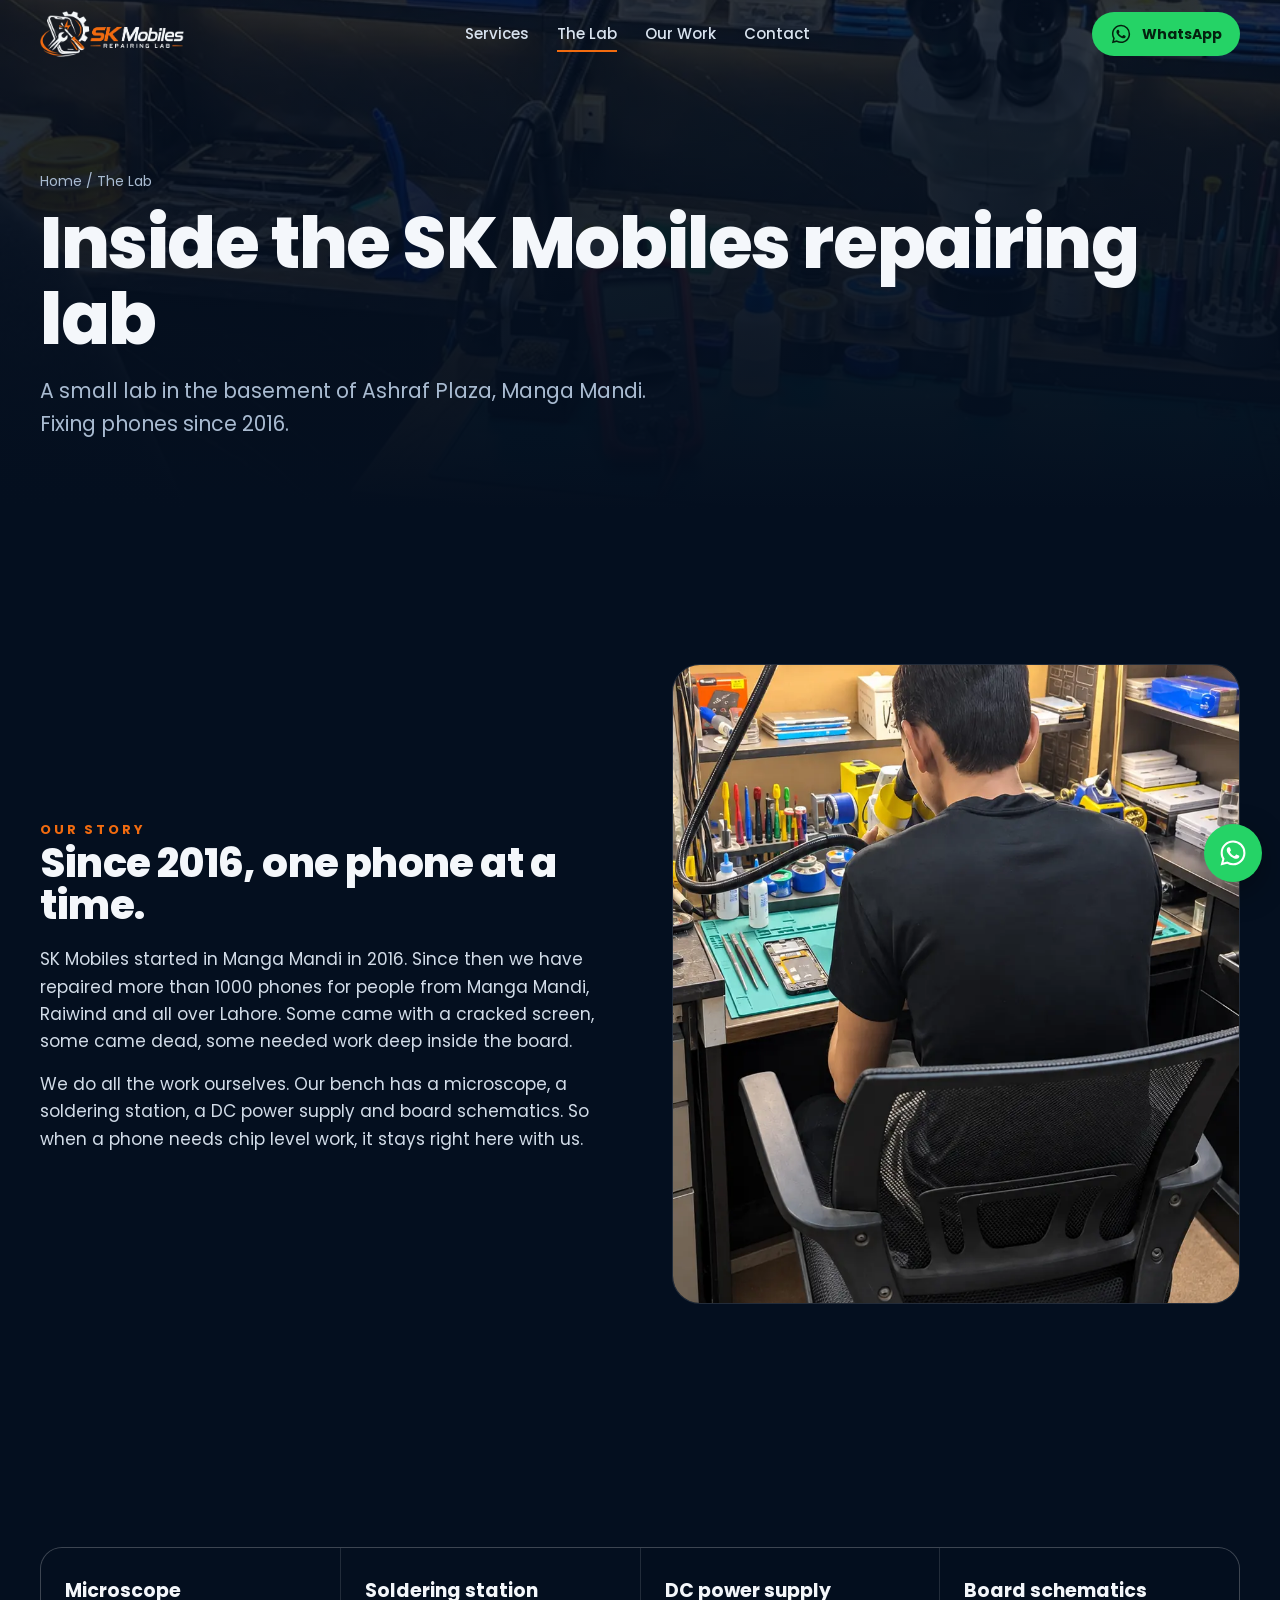
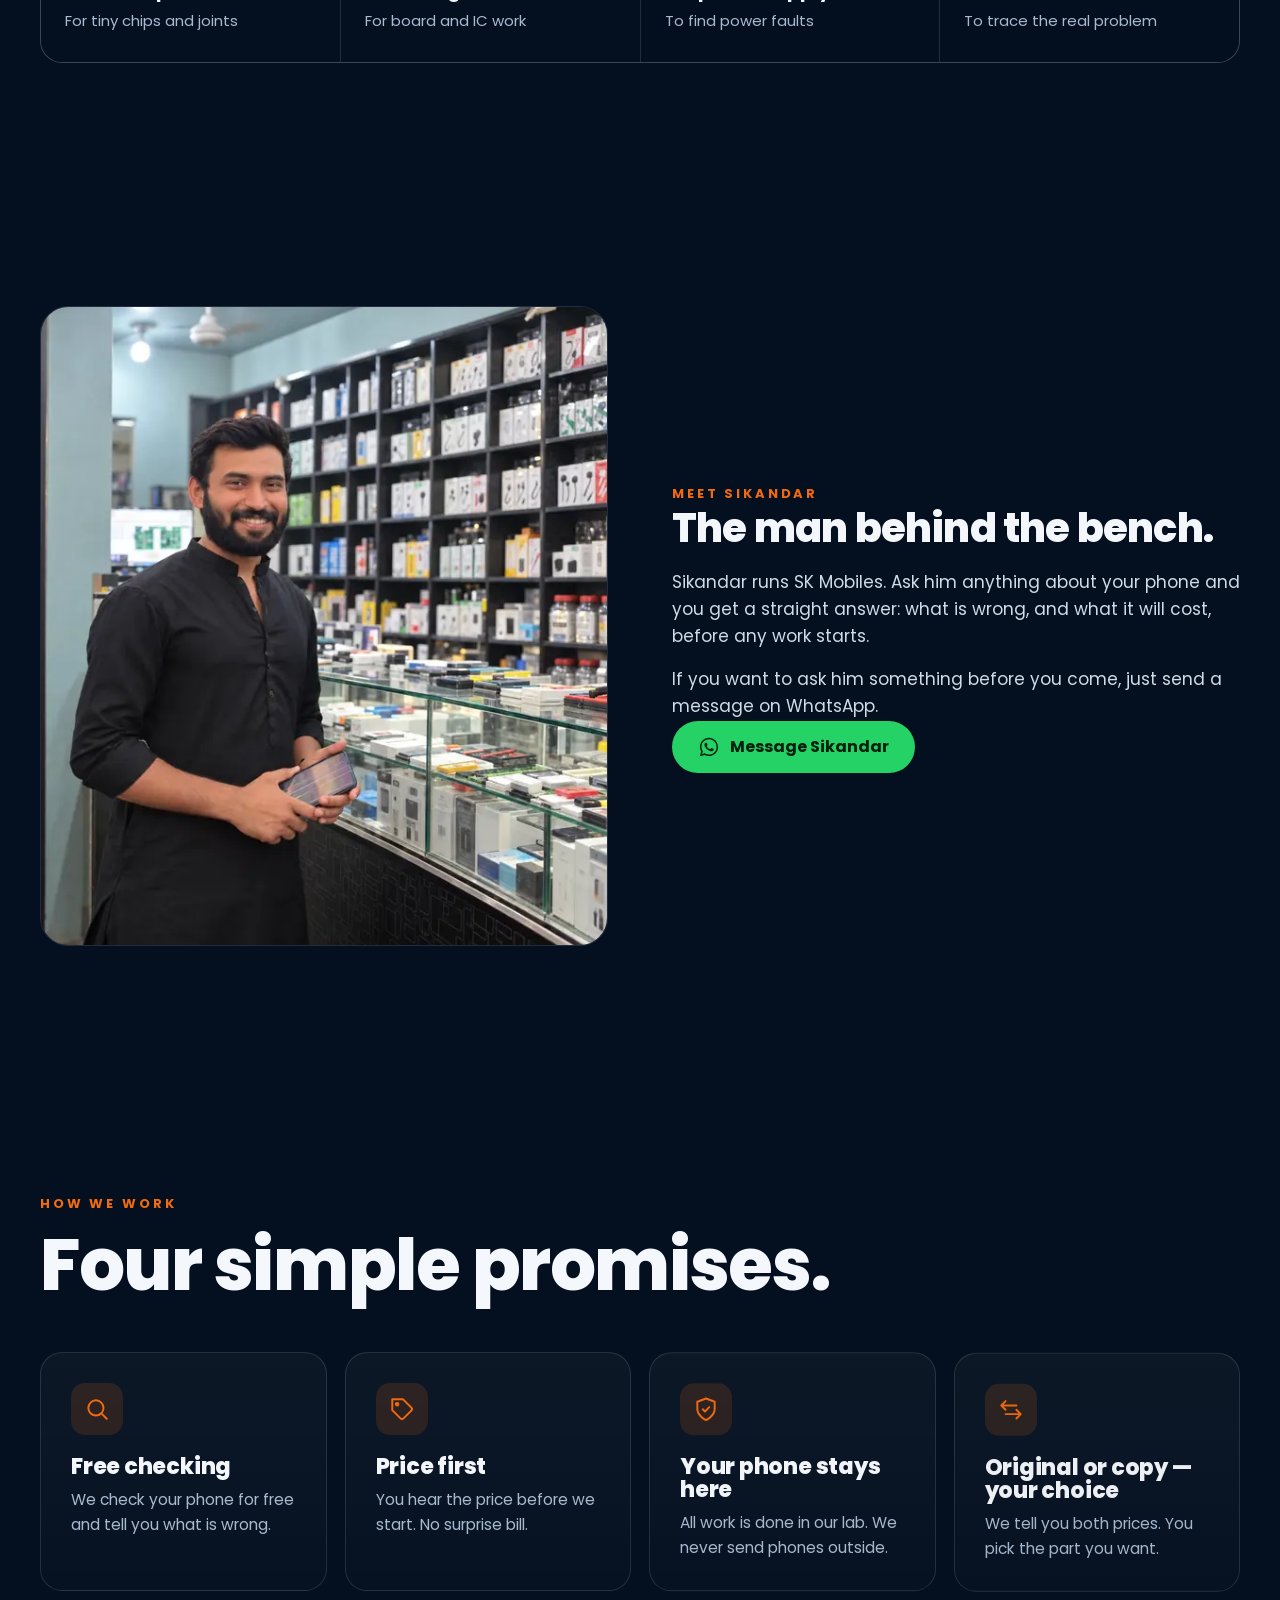
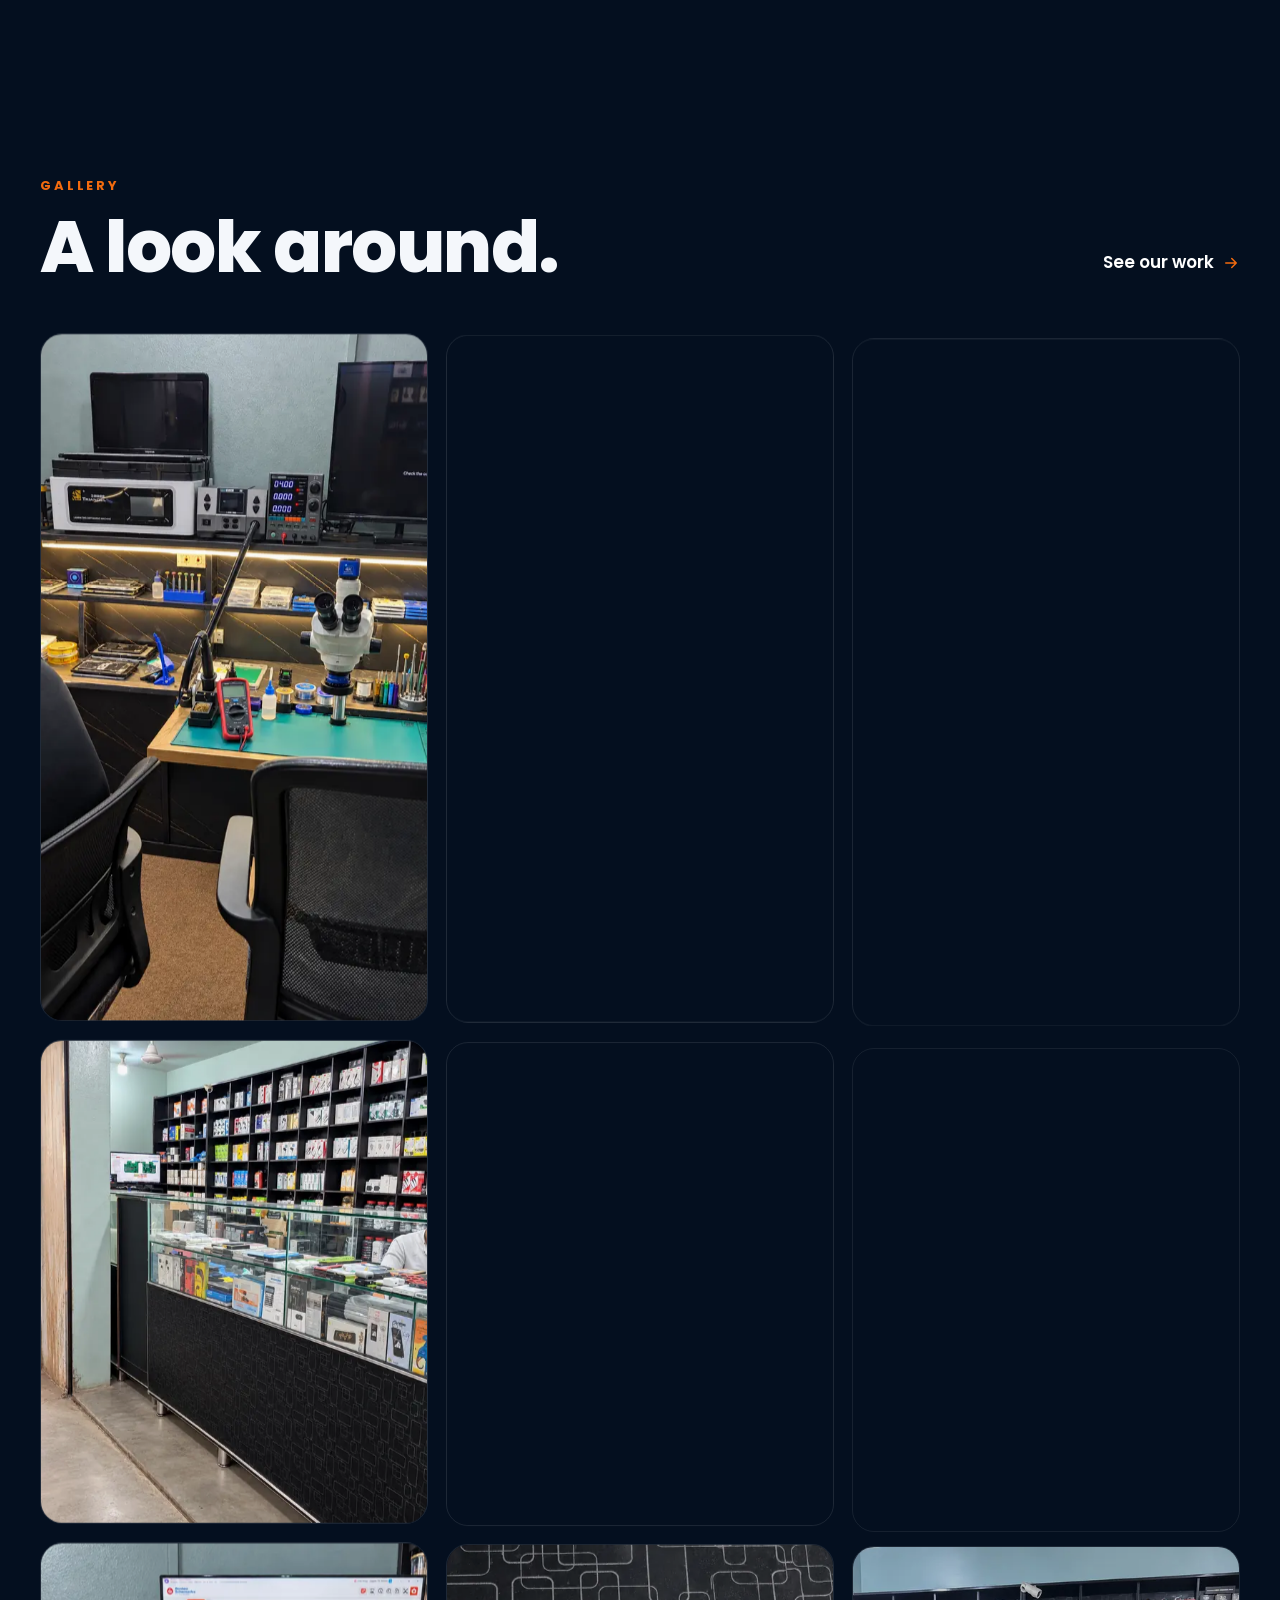
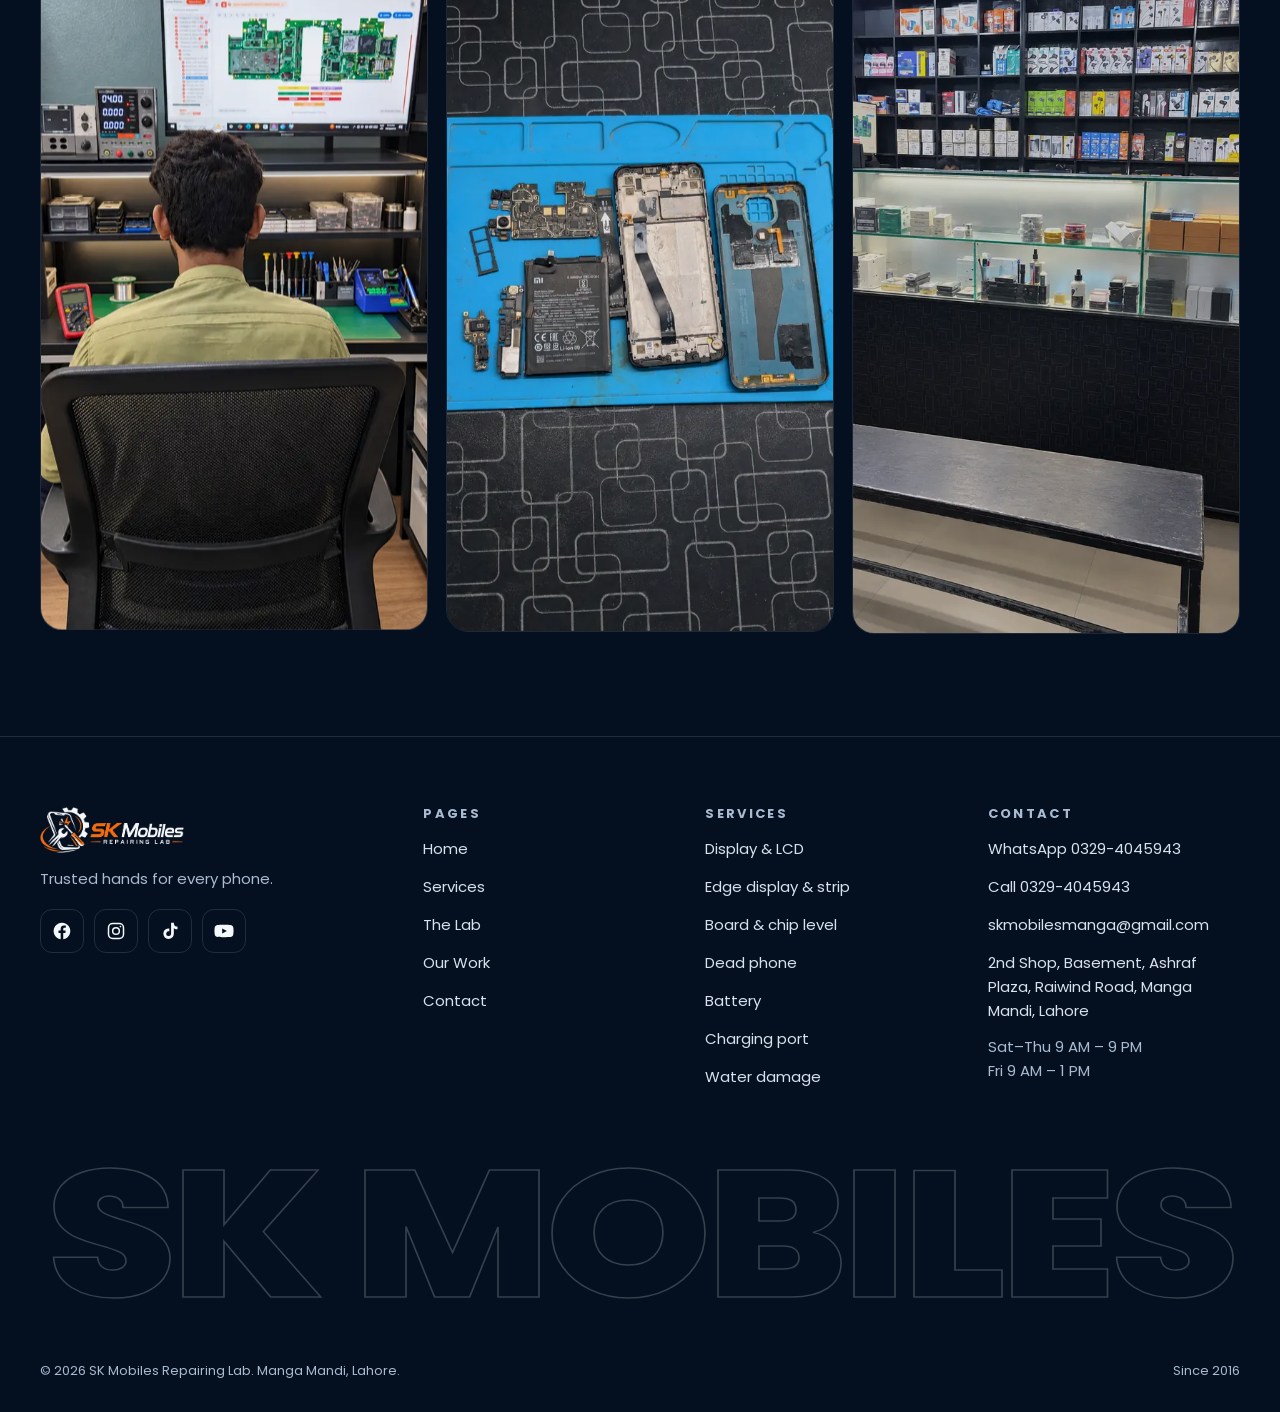
<file: lab.html>
<!doctype html>
<html lang="en">
<head>
<meta charset="utf-8">
<meta name="viewport" content="width=device-width, initial-scale=1, viewport-fit=cover">
<title>Our Phone Repairing Lab in Manga Mandi, Lahore | SK Mobiles</title>
<meta name="description" content="Inside the SK Mobiles lab in Manga Mandi, Lahore: microscope, soldering station and board schematics. Meet Sikandar. Free checking, price first, since 2016.">
<link rel="canonical" href="https://skmobiles.com/lab">
<meta name="theme-color" content="#040f1f">
<meta property="og:type" content="website">
<meta property="og:site_name" content="SK Mobiles Repairing Lab">
<meta property="og:title" content="Our Phone Repairing Lab in Manga Mandi, Lahore | SK Mobiles">
<meta property="og:description" content="Inside the SK Mobiles lab in Manga Mandi, Lahore: microscope, soldering station and board schematics. Meet Sikandar. Free checking, price first, since 2016.">
<meta property="og:url" content="https://skmobiles.com/lab">
<meta property="og:image" content="https://skmobiles.com/assets/img/og.jpg">
<meta property="og:image:width" content="1200">
<meta property="og:image:height" content="630">
<meta property="og:locale" content="en_PK">
<meta name="twitter:card" content="summary_large_image">
<meta name="twitter:title" content="Our Phone Repairing Lab in Manga Mandi, Lahore | SK Mobiles">
<meta name="twitter:description" content="Inside the SK Mobiles lab in Manga Mandi, Lahore: microscope, soldering station and board schematics. Meet Sikandar. Free checking, price first, since 2016.">
<meta name="twitter:image" content="https://skmobiles.com/assets/img/og.jpg">
<link rel="icon" href="/favicon.ico" sizes="48x48">
<link rel="icon" href="/favicon.svg" type="image/svg+xml">
<link rel="apple-touch-icon" href="/apple-touch-icon.png">
<link rel="manifest" href="/site.webmanifest">
<link rel="preload" href="/assets/fonts/poppins-latin-800-normal.woff2" as="font" type="font/woff2" crossorigin>
<link rel="preload" href="/assets/fonts/poppins-latin-400-normal.woff2" as="font" type="font/woff2" crossorigin>

<link rel="stylesheet" href="/assets/css/site.css?v=4">
<script>(function(d){var e=d.documentElement;e.classList.add('js');try{if(matchMedia('(prefers-reduced-motion: reduce)').matches)e.classList.add('rm')}catch(x){}})(document)</script>
<script type="application/ld+json">{"@context":"https://schema.org","@type":"AboutPage","name":"Inside the SK Mobiles repairing lab","url":"https://skmobiles.com/lab","about":{"@id":"https://skmobiles.com/#business"}}</script>
<script type="application/ld+json">{"@context":"https://schema.org","@type":"BreadcrumbList","itemListElement":[{"@type":"ListItem","position":1,"name":"Home","item":"https://skmobiles.com/"},{"@type":"ListItem","position":2,"name":"The Lab","item":"https://skmobiles.com/lab"}]}</script>
</head>
<body>
<a class="skip" href="#main">Skip to content</a>
<header class="hdr">
 <div class="wrap in">
  <a class="brand" href="/" aria-label="SK Mobiles Repairing Lab, home"><img src="/assets/img/logo.webp" alt="SK Mobiles Repairing Lab" width="375" height="120"></a>
  <nav class="nav" aria-label="Main"><a href="/services">Services</a><a href="/lab" aria-current="page">The Lab</a><a href="/work">Our Work</a><a href="/contact">Contact</a></nav>
  <div class="hdr-r">
   <a class="btn btn-wa hdr-wa" href="https://wa.me/923294045943?text=Hi%20SK%20Mobiles%2C%20I%20need%20help%20with%20my%20phone." target="_blank" rel="noopener"><svg viewBox="0 0 24 24" fill="currentColor" aria-hidden="true"><path d="M12.04 2C6.58 2 2.13 6.45 2.13 11.91c0 1.75.46 3.45 1.32 4.95L2.05 22l5.25-1.38a9.9 9.9 0 0 0 4.74 1.21h.01c5.46 0 9.91-4.45 9.91-9.91A9.85 9.85 0 0 0 12.04 2Zm0 18.15h-.01a8.23 8.23 0 0 1-4.19-1.15l-.3-.18-3.12.82.83-3.04-.2-.31a8.2 8.2 0 0 1-1.26-4.38c0-4.54 3.7-8.24 8.25-8.24a8.2 8.2 0 0 1 8.24 8.25c0 4.54-3.7 8.23-8.24 8.23Zm4.52-6.16c-.25-.12-1.47-.72-1.69-.81-.23-.08-.39-.12-.56.13-.16.25-.64.81-.79.97-.14.17-.29.19-.54.06-.25-.12-1.05-.39-1.99-1.23-.74-.66-1.23-1.47-1.38-1.72-.14-.25-.02-.38.11-.5.11-.11.25-.29.37-.43.13-.15.17-.25.25-.42.08-.16.04-.31-.02-.43-.06-.12-.56-1.34-.76-1.84-.2-.48-.41-.42-.56-.43h-.48c-.17 0-.43.06-.66.31-.22.25-.86.85-.86 2.07 0 1.22.89 2.4 1.01 2.56.12.17 1.75 2.67 4.23 3.74.59.26 1.05.41 1.41.52.59.19 1.13.16 1.56.1.48-.07 1.47-.6 1.67-1.18.21-.58.21-1.07.15-1.18-.06-.1-.23-.16-.48-.29Z"/></svg><span>WhatsApp</span></a>
   <button class="menu-btn" type="button" aria-expanded="false" aria-controls="mnav" aria-label="Open menu"><span></span></button>
  </div>
 </div>
</header>
<nav class="mnav" id="mnav" aria-label="Mobile"><a href="/">Home</a><a href="/services">Services</a><a href="/lab" aria-current="page">The Lab</a><a href="/work">Our Work</a><a href="/contact">Contact</a><a class="btn btn-wa" href="https://wa.me/923294045943?text=Hi%20SK%20Mobiles%2C%20I%20need%20help%20with%20my%20phone." target="_blank" rel="noopener"><svg viewBox="0 0 24 24" fill="currentColor" aria-hidden="true"><path d="M12.04 2C6.58 2 2.13 6.45 2.13 11.91c0 1.75.46 3.45 1.32 4.95L2.05 22l5.25-1.38a9.9 9.9 0 0 0 4.74 1.21h.01c5.46 0 9.91-4.45 9.91-9.91A9.85 9.85 0 0 0 12.04 2Zm0 18.15h-.01a8.23 8.23 0 0 1-4.19-1.15l-.3-.18-3.12.82.83-3.04-.2-.31a8.2 8.2 0 0 1-1.26-4.38c0-4.54 3.7-8.24 8.25-8.24a8.2 8.2 0 0 1 8.24 8.25c0 4.54-3.7 8.23-8.24 8.23Zm4.52-6.16c-.25-.12-1.47-.72-1.69-.81-.23-.08-.39-.12-.56.13-.16.25-.64.81-.79.97-.14.17-.29.19-.54.06-.25-.12-1.05-.39-1.99-1.23-.74-.66-1.23-1.47-1.38-1.72-.14-.25-.02-.38.11-.5.11-.11.25-.29.37-.43.13-.15.17-.25.25-.42.08-.16.04-.31-.02-.43-.06-.12-.56-1.34-.76-1.84-.2-.48-.41-.42-.56-.43h-.48c-.17 0-.43.06-.66.31-.22.25-.86.85-.86 2.07 0 1.22.89 2.4 1.01 2.56.12.17 1.75 2.67 4.23 3.74.59.26 1.05.41 1.41.52.59.19 1.13.16 1.56.1.48-.07 1.47-.6 1.67-1.18.21-.58.21-1.07.15-1.18-.06-.1-.23-.16-.48-.29Z"/></svg><span>WhatsApp us</span></a></nav>
<main id="main">

<section class="phero">
 <div class="bgimg"><img src="/assets/img/lab-1-s.webp" srcset="/assets/img/lab-1-s.webp 540w, /assets/img/lab-1.webp 900w" sizes="100vw" alt="" width="900" height="1600" fetchpriority="high" decoding="async"></div>
 <div class="wrap">
  <nav class="crumb" aria-label="Breadcrumb"><a href="/">Home</a> / <span aria-current="page">The Lab</span></nav>
  <h1 class="h-l">Inside the SK Mobiles repairing lab</h1>
  <p class="lead">A small lab in the basement of Ashraf Plaza, Manga Mandi. Fixing phones since 2016.</p>
 </div>
</section>
<section class="sec">
 <div class="wrap two">
  <div class="reveal">
   <span class="eyebrow">Our story</span>
   <h2 class="h-m">Since 2016, one phone at a time.</h2>
   <p class="body">SK Mobiles started in Manga Mandi in 2016. Since then we have repaired more than 1000 phones for people from Manga Mandi, Raiwind and all over Lahore. Some came with a cracked screen, some came dead, some needed work deep inside the board.</p>
   <p class="body">We do all the work ourselves. Our bench has a microscope, a soldering station, a DC power supply and board schematics. So when a phone needs chip level work, it stays right here with us.</p>
  </div>
  <div class="photo reveal"><img src="/assets/img/lab-7-s.webp" srcset="/assets/img/lab-7-s.webp 540w, /assets/img/lab-7.webp 900w" sizes="(max-width: 860px) 100vw, 560px" width="540" height="959" alt="Technician working on a phone at the SK Mobiles bench" loading="lazy" decoding="async"></div>
 </div>
</section>
<section class="sec tight">
 <div class="wrap">
  <div class="tools">
   <div class="tool reveal"><b>Microscope</b><span>For tiny chips and joints</span></div>
   <div class="tool reveal"><b>Soldering station</b><span>For board and IC work</span></div>
   <div class="tool reveal"><b>DC power supply</b><span>To find power faults</span></div>
   <div class="tool reveal"><b>Board schematics</b><span>To trace the real problem</span></div>
  </div>
 </div>
</section>
<section class="sec">
 <div class="wrap two owner">
  <div class="photo reveal"><img src="/assets/img/sikandar-s.webp" srcset="/assets/img/sikandar-s.webp 600w, /assets/img/sikandar.webp 1120w" sizes="(max-width: 860px) 100vw, 560px" width="600" height="750" alt="Sikandar, owner of SK Mobiles, at the shop counter" loading="lazy" decoding="async"></div>
  <div class="reveal">
   <span class="eyebrow">Meet Sikandar</span>
   <h2 class="h-m">The man behind the bench.</h2>
   <p class="body">Sikandar runs SK Mobiles. Ask him anything about your phone and you get a straight answer: what is wrong, and what it will cost, before any work starts.</p>
   <p class="body">If you want to ask him something before you come, just send a message on WhatsApp.</p>
   <div class="row"><a class="btn btn-wa " href="https://wa.me/923294045943?text=Hi%20SK%20Mobiles%2C%20I%20need%20help%20with%20my%20phone." target="_blank" rel="noopener"><svg viewBox="0 0 24 24" fill="currentColor" aria-hidden="true"><path d="M12.04 2C6.58 2 2.13 6.45 2.13 11.91c0 1.75.46 3.45 1.32 4.95L2.05 22l5.25-1.38a9.9 9.9 0 0 0 4.74 1.21h.01c5.46 0 9.91-4.45 9.91-9.91A9.85 9.85 0 0 0 12.04 2Zm0 18.15h-.01a8.23 8.23 0 0 1-4.19-1.15l-.3-.18-3.12.82.83-3.04-.2-.31a8.2 8.2 0 0 1-1.26-4.38c0-4.54 3.7-8.24 8.25-8.24a8.2 8.2 0 0 1 8.24 8.25c0 4.54-3.7 8.23-8.24 8.23Zm4.52-6.16c-.25-.12-1.47-.72-1.69-.81-.23-.08-.39-.12-.56.13-.16.25-.64.81-.79.97-.14.17-.29.19-.54.06-.25-.12-1.05-.39-1.99-1.23-.74-.66-1.23-1.47-1.38-1.72-.14-.25-.02-.38.11-.5.11-.11.25-.29.37-.43.13-.15.17-.25.25-.42.08-.16.04-.31-.02-.43-.06-.12-.56-1.34-.76-1.84-.2-.48-.41-.42-.56-.43h-.48c-.17 0-.43.06-.66.31-.22.25-.86.85-.86 2.07 0 1.22.89 2.4 1.01 2.56.12.17 1.75 2.67 4.23 3.74.59.26 1.05.41 1.41.52.59.19 1.13.16 1.56.1.48-.07 1.47-.6 1.67-1.18.21-.58.21-1.07.15-1.18-.06-.1-.23-.16-.48-.29Z"/></svg><span>Message Sikandar</span></a></div>
  </div>
 </div>
</section>
<section class="sec tight">
 <div class="wrap">
  <div class="sec-head"><div><span class="eyebrow">How we work</span><h2 class="h-l">Four simple promises.</h2></div></div>
  <div class="grid g4"><div class="card reveal"><span class="ic"><svg viewBox="0 0 24 24" fill="none" stroke="currentColor" stroke-width="1.8" stroke-linecap="round" stroke-linejoin="round" aria-hidden="true"><circle cx="11" cy="11" r="7"/><path d="m21 21-4.3-4.3"/></svg></span><h3>Free checking</h3><p>We check your phone for free and tell you what is wrong.</p></div><div class="card reveal"><span class="ic"><svg viewBox="0 0 24 24" fill="none" stroke="currentColor" stroke-width="1.8" stroke-linecap="round" stroke-linejoin="round" aria-hidden="true"><path d="M20.6 13.4 13.4 20.6a2 2 0 0 1-2.8 0L3 13V3h10l7.6 7.6a2 2 0 0 1 0 2.8Z"/><circle cx="7.5" cy="7.5" r="1.2"/></svg></span><h3>Price first</h3><p>You hear the price before we start. No surprise bill.</p></div><div class="card reveal"><span class="ic"><svg viewBox="0 0 24 24" fill="none" stroke="currentColor" stroke-width="1.8" stroke-linecap="round" stroke-linejoin="round" aria-hidden="true"><path d="M12 22s8-4 8-10V5l-8-3-8 3v7c0 6 8 10 8 10Z"/><path d="m9 12 2 2 4-4"/></svg></span><h3>Your phone stays here</h3><p>All work is done in our lab. We never send phones outside.</p></div><div class="card reveal"><span class="ic"><svg viewBox="0 0 24 24" fill="none" stroke="currentColor" stroke-width="1.8" stroke-linecap="round" stroke-linejoin="round" aria-hidden="true"><path d="M7 4 3 8l4 4M3 8h14M17 20l4-4-4-4M21 16H7"/></svg></span><h3>Original or copy — your choice</h3><p>We tell you both prices. You pick the part you want.</p></div></div>
 </div>
</section>
<section class="sec tight">
 <div class="wrap">
  <div class="sec-head"><div><span class="eyebrow">Gallery</span><h2 class="h-l">A look around.</h2></div><a class="link-arrow" href="/work">See our work <svg viewBox="0 0 24 24" fill="none" stroke="currentColor" stroke-width="2" stroke-linecap="round" stroke-linejoin="round" aria-hidden="true"><path d="M5 12h14M13 6l6 6-6 6"/></svg></a></div>
  <div class="gal"><figure class="reveal"><img src="/assets/img/lab-1-s.webp" srcset="/assets/img/lab-1-s.webp 540w, /assets/img/lab-1.webp 900w" sizes="(max-width: 640px) 100vw, 380px" width="540" height="959" alt="Repair bench with a microscope at SK Mobiles" loading="lazy" decoding="async"></figure><figure class="reveal"><img src="/assets/img/lab-10-s.webp" srcset="/assets/img/lab-10-s.webp 540w, /assets/img/lab-10.webp 900w" sizes="(max-width: 640px) 100vw, 380px" width="540" height="959" alt="Full view of the SK Mobiles shop" loading="lazy" decoding="async"></figure><figure class="reveal"><img src="/assets/img/lab-5-s.webp" srcset="/assets/img/lab-5-s.webp 540w, /assets/img/lab-5.webp 900w" sizes="(max-width: 640px) 100vw, 380px" width="540" height="959" alt="Technician reading a board schematic on screen" loading="lazy" decoding="async"></figure><figure class="reveal"><img src="/assets/img/lab-7-s.webp" srcset="/assets/img/lab-7-s.webp 540w, /assets/img/lab-7.webp 900w" sizes="(max-width: 640px) 100vw, 380px" width="540" height="959" alt="Technician working on a phone at the bench" loading="lazy" decoding="async"></figure><figure class="reveal"><img src="/assets/img/lab-3-s.webp" srcset="/assets/img/lab-3-s.webp 540w, /assets/img/lab-3.webp 900w" sizes="(max-width: 640px) 100vw, 380px" width="540" height="959" alt="Accessories wall in the shop" loading="lazy" decoding="async"></figure><figure class="reveal"><img src="/assets/img/lab-8-s.webp" srcset="/assets/img/lab-8-s.webp 540w, /assets/img/lab-8.webp 900w" sizes="(max-width: 640px) 100vw, 380px" width="540" height="959" alt="Opened phone and parts on a repair mat" loading="lazy" decoding="async"></figure><figure class="reveal"><img src="/assets/img/lab-6-s.webp" srcset="/assets/img/lab-6-s.webp 540w, /assets/img/lab-6.webp 900w" sizes="(max-width: 640px) 100vw, 380px" width="540" height="959" alt="Technician checking a phone at the repair bench" loading="lazy" decoding="async"></figure><figure class="reveal"><img src="/assets/img/lab-4-s.webp" srcset="/assets/img/lab-4-s.webp 540w, /assets/img/lab-4.webp 900w" sizes="(max-width: 640px) 100vw, 380px" width="540" height="959" alt="Shop counter at SK Mobiles" loading="lazy" decoding="async"></figure><figure class="reveal"><img src="/assets/img/lab-2-s.webp" srcset="/assets/img/lab-2-s.webp 540w, /assets/img/lab-2.webp 900w" sizes="(max-width: 640px) 100vw, 380px" width="540" height="959" alt="Clean shelves inside the shop" loading="lazy" decoding="async"></figure></div>
 </div>
</section>

</main>
<footer class="ftr">
 <div class="wrap">
  <div class="cols">
   <div>
    <a class="brand" href="/" aria-label="SK Mobiles Repairing Lab, home"><img src="/assets/img/logo.webp" alt="SK Mobiles Repairing Lab" width="375" height="120" loading="lazy"></a>
    <p class="ftr-tag">Trusted hands for every phone.</p>
    <div class="soc"><a href="https://www.facebook.com/skmobileslab" target="_blank" rel="noopener" aria-label="SK Mobiles on Facebook"><svg viewBox="0 0 24 24" fill="currentColor" aria-hidden="true"><path d="M13.5 21.9v-7.4H16l.4-3h-2.9V9.6c0-.9.3-1.5 1.5-1.5h1.6V5.4c-.3 0-1.2-.1-2.3-.1-2.3 0-3.9 1.4-3.9 4v2.2H7.8v3h2.6v7.4A10 10 0 1 1 13.5 21.9Z"/></svg></a><a href="https://www.instagram.com/skmobileslab" target="_blank" rel="noopener" aria-label="SK Mobiles on Instagram"><svg viewBox="0 0 24 24" fill="none" stroke="currentColor" stroke-width="1.8" aria-hidden="true"><rect x="3" y="3" width="18" height="18" rx="5"/><circle cx="12" cy="12" r="4"/><circle cx="17.3" cy="6.7" r="1" fill="currentColor" stroke="none"/></svg></a><a href="https://www.tiktok.com/@skmobileslab" target="_blank" rel="noopener" aria-label="SK Mobiles on TikTok"><svg viewBox="0 0 24 24" fill="currentColor" aria-hidden="true"><path d="M16.6 2h-3.3v13.2a2.9 2.9 0 1 1-2.1-2.8V9a6.3 6.3 0 1 0 5.4 6.2V8.6a7.6 7.6 0 0 0 4.4 1.4V6.7a4.4 4.4 0 0 1-4.4-4.4V2Z"/></svg></a><a href="https://www.youtube.com/@skmobileslab" target="_blank" rel="noopener" aria-label="SK Mobiles on YouTube"><svg viewBox="0 0 24 24" fill="currentColor" aria-hidden="true"><path d="M23 7.2a3 3 0 0 0-2.1-2.1C19 4.6 12 4.6 12 4.6s-7 0-8.9.5A3 3 0 0 0 1 7.2 31 31 0 0 0 .5 12a31 31 0 0 0 .5 4.8 3 3 0 0 0 2.1 2.1c1.9.5 8.9.5 8.9.5s7 0 8.9-.5a3 3 0 0 0 2.1-2.1c.4-1.6.5-4.8.5-4.8s0-3.2-.5-4.8ZM9.8 15V9l5.7 3-5.7 3Z"/></svg></a></div>
   </div>
   <div><h2>Pages</h2><ul><li><a href="/">Home</a></li><li><a href="/services">Services</a></li><li><a href="/lab">The Lab</a></li><li><a href="/work">Our Work</a></li><li><a href="/contact">Contact</a></li></ul></div>
   <div><h2>Services</h2><ul><li><a href="/services#display">Display & LCD</a></li><li><a href="/services#edge">Edge display & strip</a></li><li><a href="/services#board">Board & chip level</a></li><li><a href="/services#dead">Dead phone</a></li><li><a href="/services#battery">Battery</a></li><li><a href="/services#charging">Charging port</a></li><li><a href="/services#water">Water damage</a></li></ul></div>
   <div><h2>Contact</h2><ul class="fc">
    <li><a href="https://wa.me/923294045943?text=Hi%20SK%20Mobiles%2C%20I%20need%20help%20with%20my%20phone." target="_blank" rel="noopener">WhatsApp 0329-4045943</a></li>
    <li><a href="tel:+923294045943">Call 0329-4045943</a></li>
    <li><a href="mailto:skmobilesmanga@gmail.com">skmobilesmanga@gmail.com</a></li>
    <li><a href="https://maps.app.goo.gl/4ocXztX2N5rhJQgSA" target="_blank" rel="noopener">2nd Shop, Basement, Ashraf Plaza, Raiwind Road, Manga Mandi, Lahore</a></li>
    <li class="muted">Sat–Thu 9 AM – 9 PM<br>Fri 9 AM – 1 PM</li>
   </ul></div>
  </div>
  <div class="wordmark" aria-hidden="true"><svg viewBox="0 0 1000 150" preserveAspectRatio="xMidYMid meet"><text x="500" y="122" text-anchor="middle" textLength="990" lengthAdjust="spacingAndGlyphs">SK MOBILES</text></svg></div>
  <div class="legal"><span>© 2026 SK Mobiles Repairing Lab. Manga Mandi, Lahore.</span><span>Since 2016</span></div>
 </div>
</footer>
<a class="fwa" href="https://wa.me/923294045943?text=Hi%20SK%20Mobiles%2C%20I%20need%20help%20with%20my%20phone." target="_blank" rel="noopener" aria-label="Chat with SK Mobiles on WhatsApp"><svg viewBox="0 0 24 24" fill="currentColor" aria-hidden="true"><path d="M12.04 2C6.58 2 2.13 6.45 2.13 11.91c0 1.75.46 3.45 1.32 4.95L2.05 22l5.25-1.38a9.9 9.9 0 0 0 4.74 1.21h.01c5.46 0 9.91-4.45 9.91-9.91A9.85 9.85 0 0 0 12.04 2Zm0 18.15h-.01a8.23 8.23 0 0 1-4.19-1.15l-.3-.18-3.12.82.83-3.04-.2-.31a8.2 8.2 0 0 1-1.26-4.38c0-4.54 3.7-8.24 8.25-8.24a8.2 8.2 0 0 1 8.24 8.25c0 4.54-3.7 8.23-8.24 8.23Zm4.52-6.16c-.25-.12-1.47-.72-1.69-.81-.23-.08-.39-.12-.56.13-.16.25-.64.81-.79.97-.14.17-.29.19-.54.06-.25-.12-1.05-.39-1.99-1.23-.74-.66-1.23-1.47-1.38-1.72-.14-.25-.02-.38.11-.5.11-.11.25-.29.37-.43.13-.15.17-.25.25-.42.08-.16.04-.31-.02-.43-.06-.12-.56-1.34-.76-1.84-.2-.48-.41-.42-.56-.43h-.48c-.17 0-.43.06-.66.31-.22.25-.86.85-.86 2.07 0 1.22.89 2.4 1.01 2.56.12.17 1.75 2.67 4.23 3.74.59.26 1.05.41 1.41.52.59.19 1.13.16 1.56.1.48-.07 1.47-.6 1.67-1.18.21-.58.21-1.07.15-1.18-.06-.1-.23-.16-.48-.29Z"/></svg></a>
<script src="/assets/js/gsap.min.js" defer></script>
<script src="/assets/js/ScrollTrigger.min.js" defer></script>
<script src="/assets/js/lenis.min.js" defer></script>
<script src="/assets/js/main.js?v=4" defer></script>
</body>
</html>
</file>
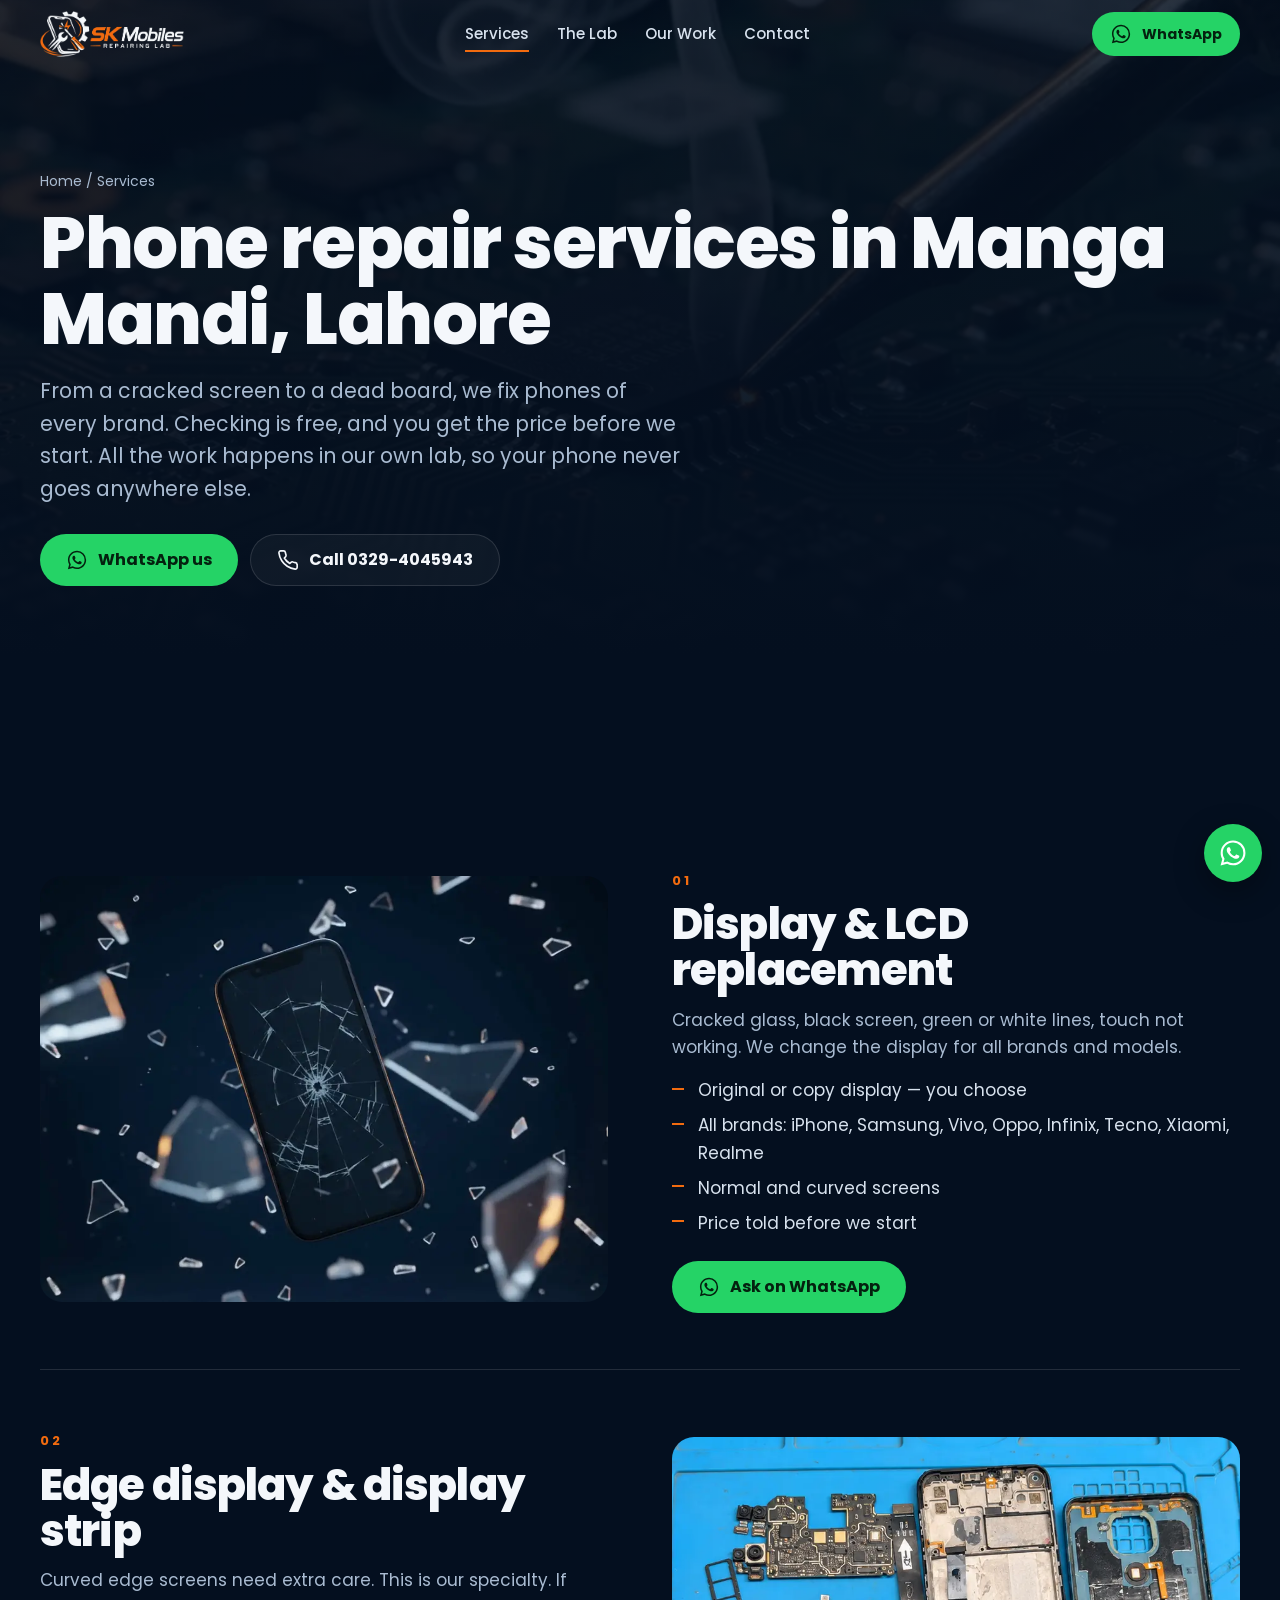
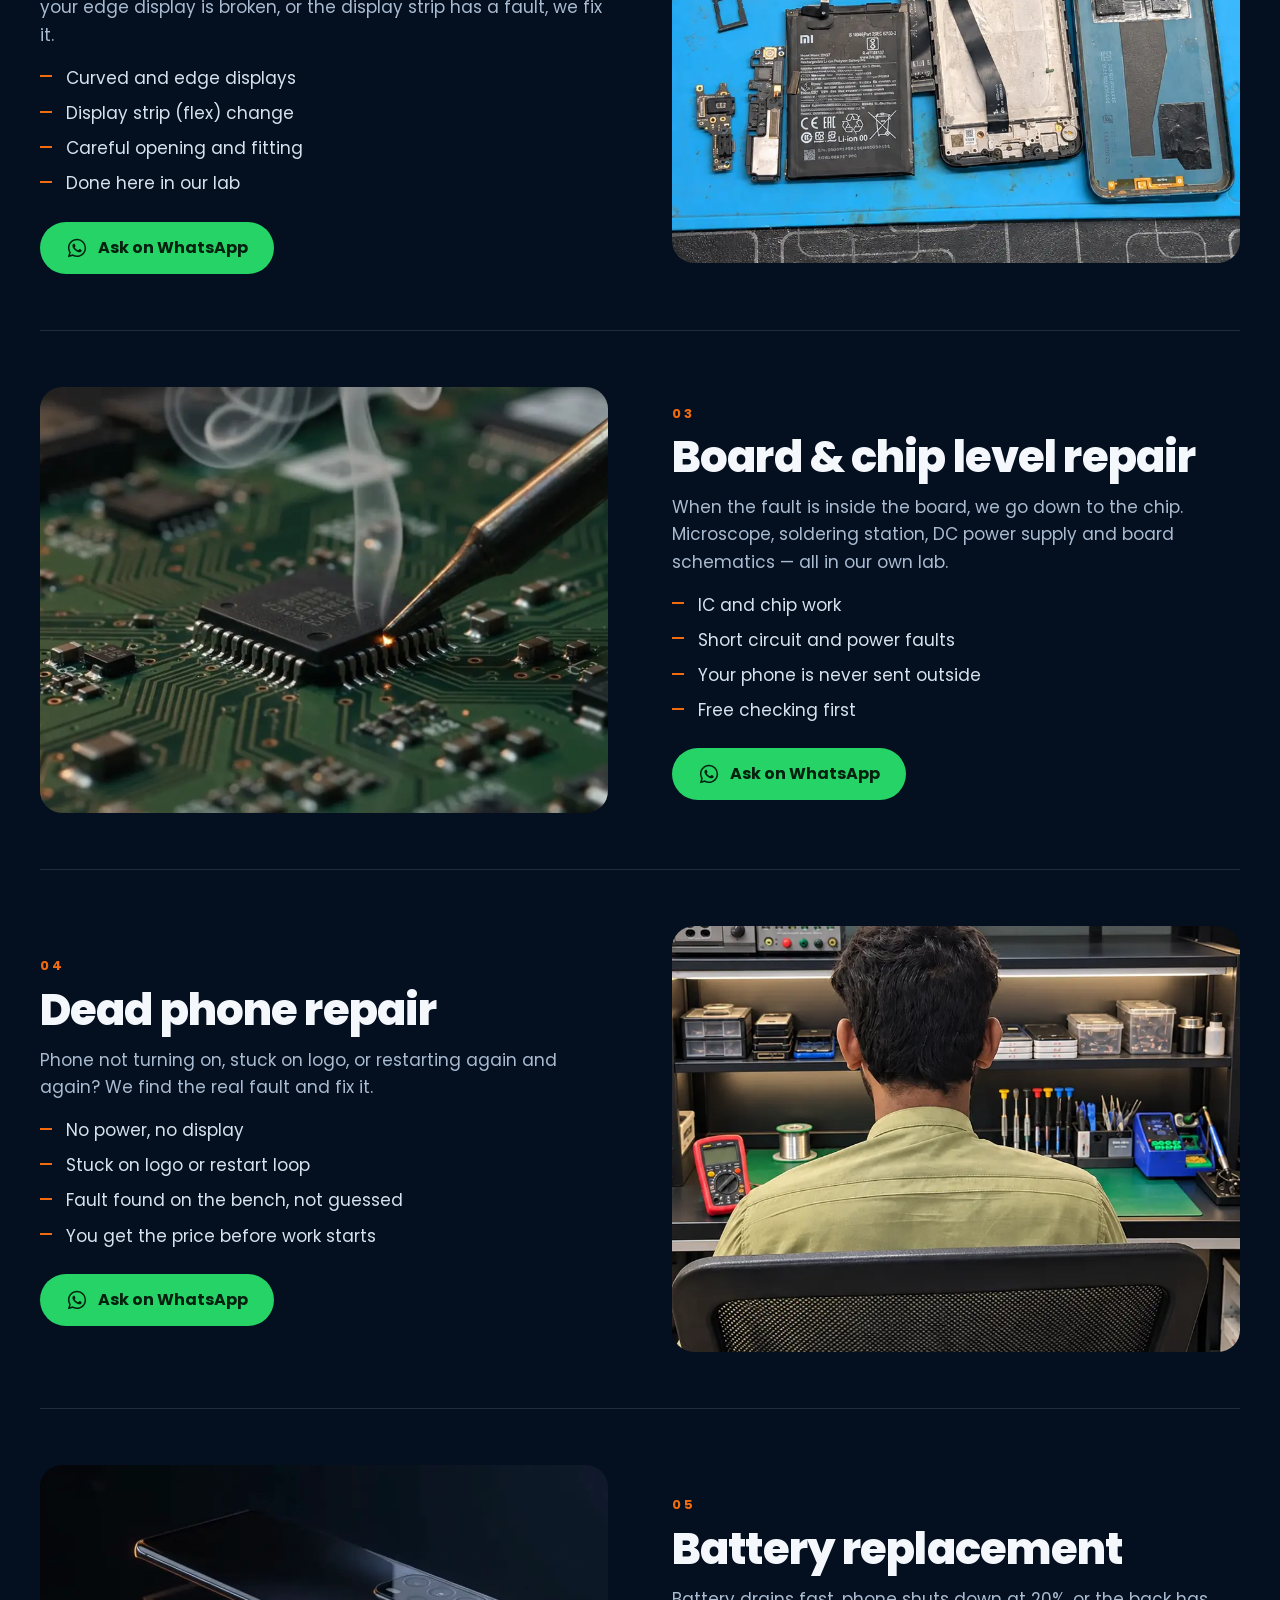
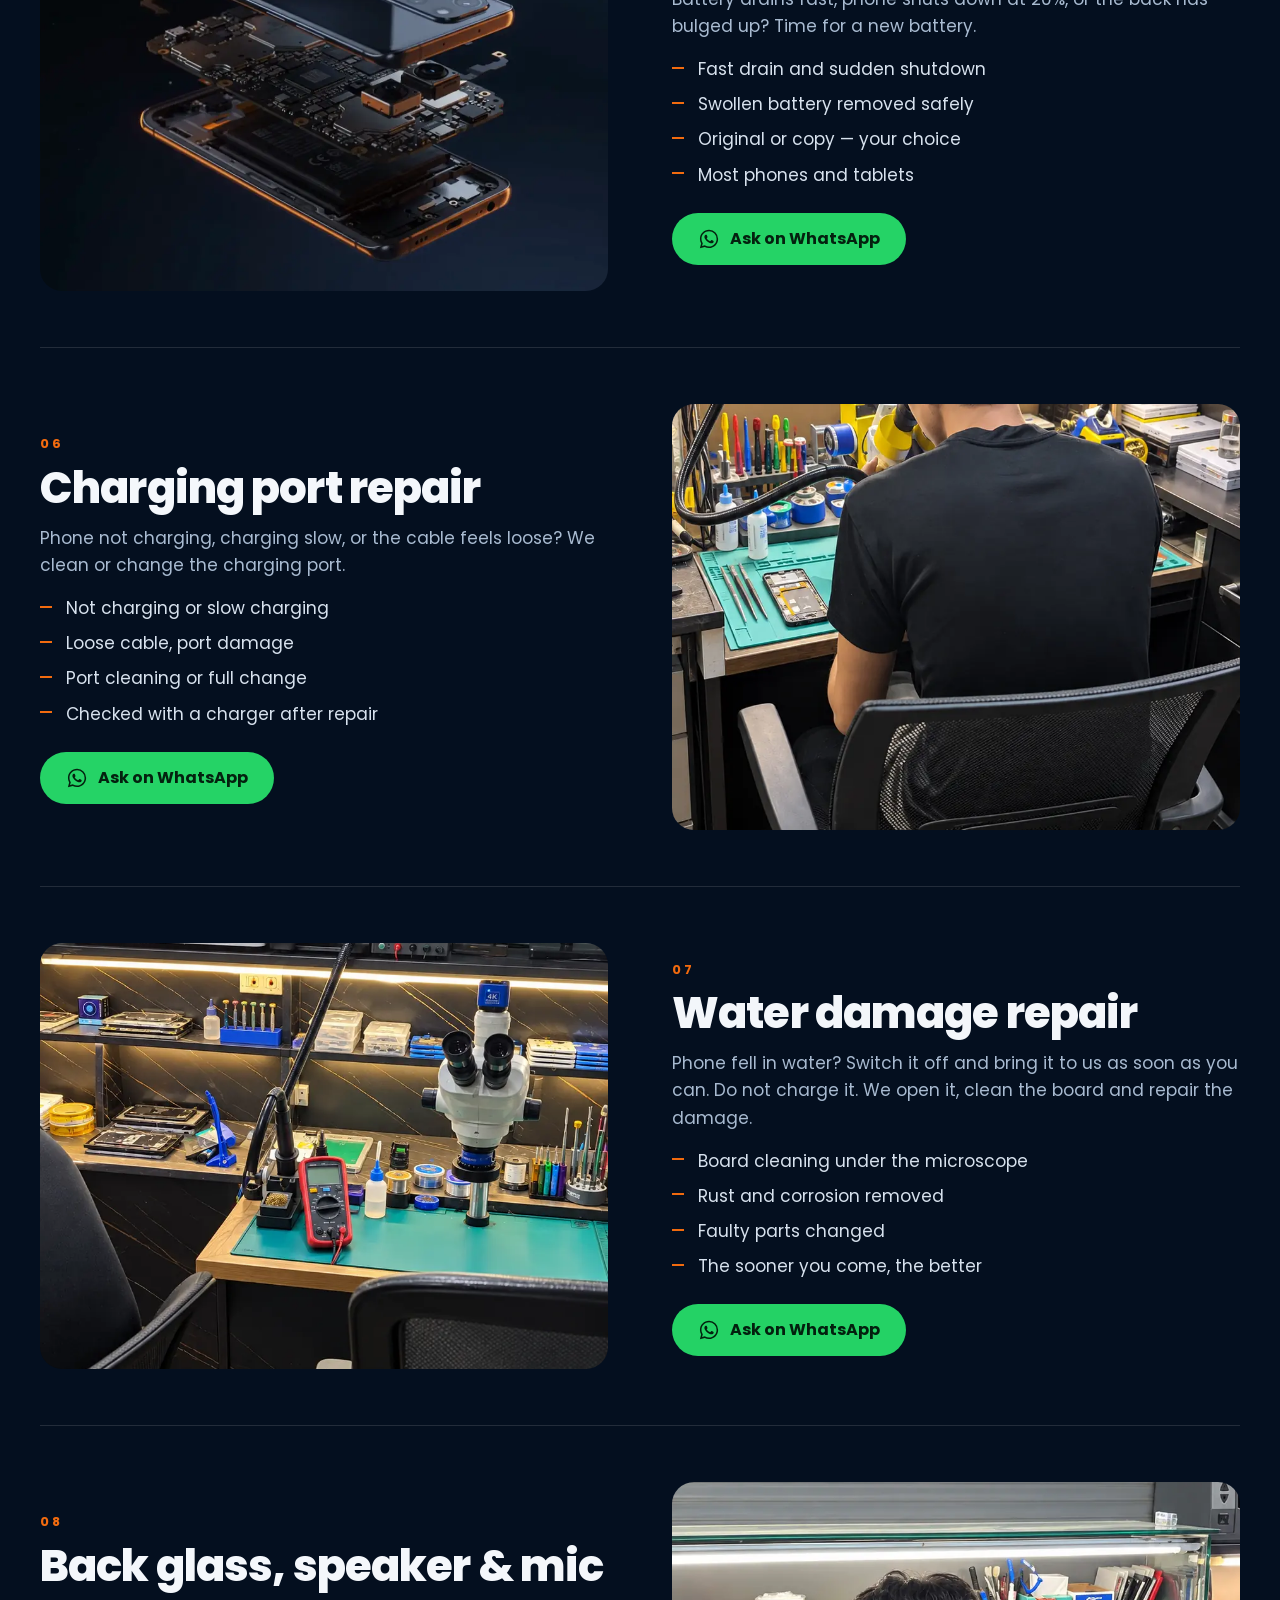
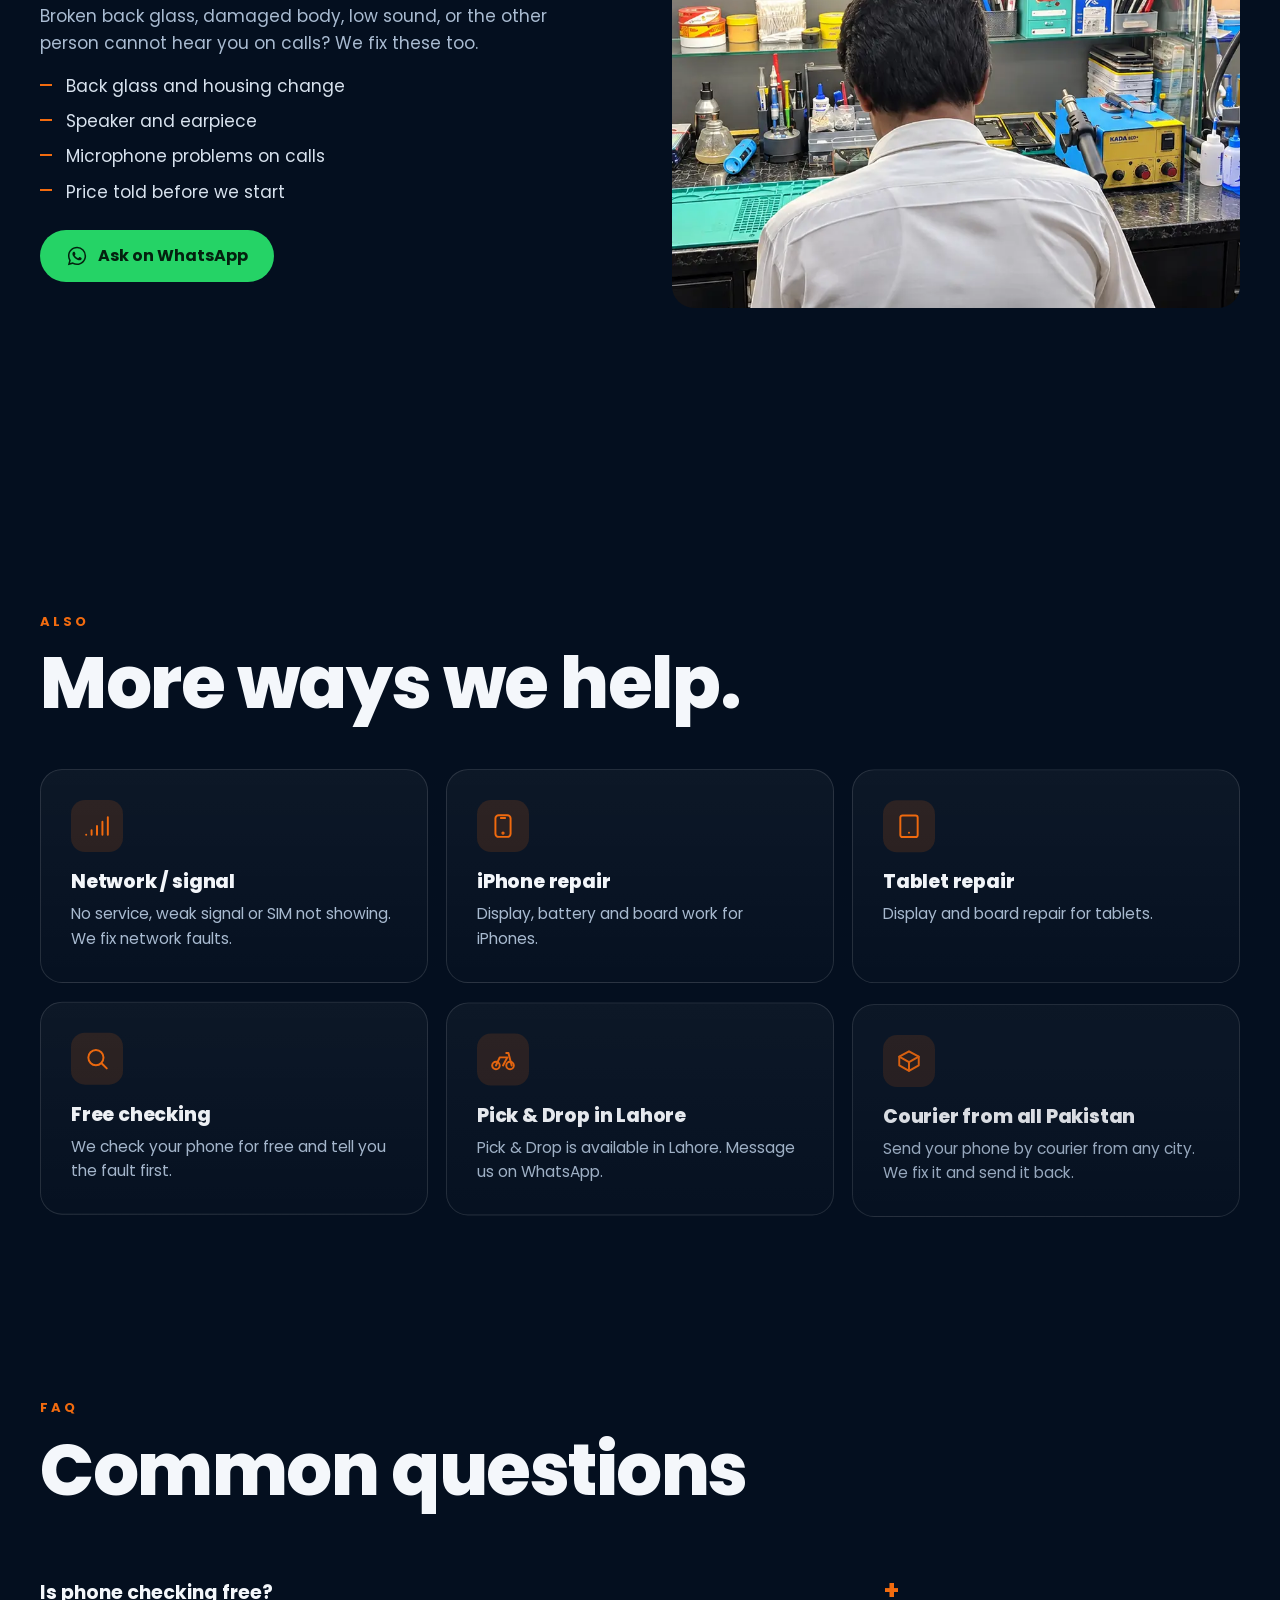
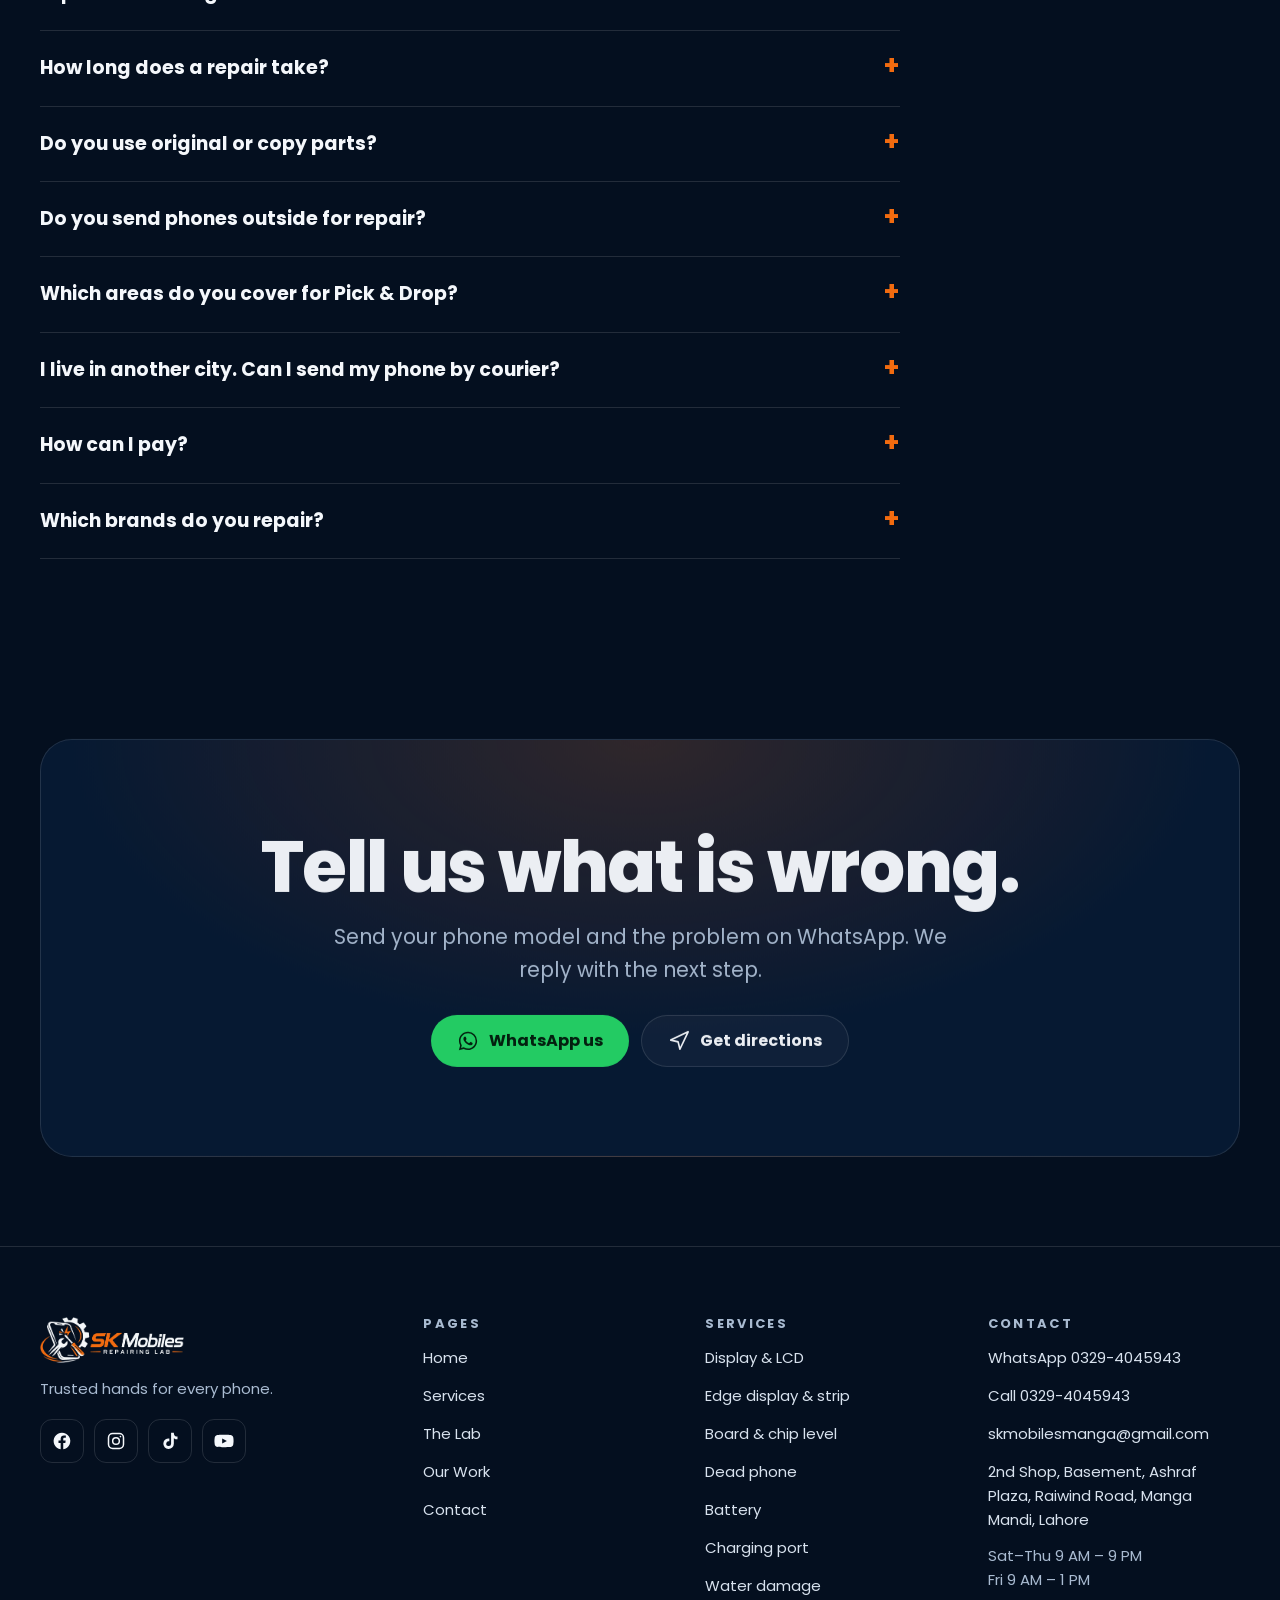
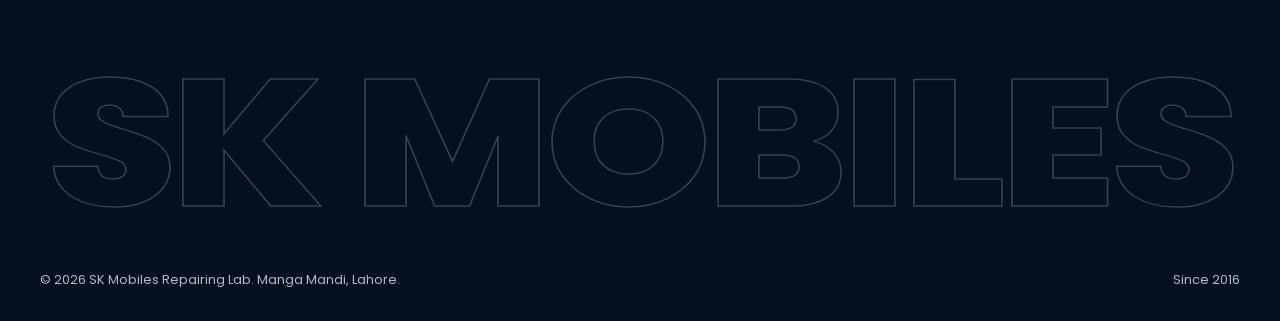
<file: services.html>
<!doctype html>
<html lang="en">
<head>
<meta charset="utf-8">
<meta name="viewport" content="width=device-width, initial-scale=1, viewport-fit=cover">
<title>Phone Repair Services in Manga Mandi, Lahore | SK Mobiles</title>
<meta name="description" content="Display, edge display, board and chip level, dead phone, battery, charging port and water damage repair in Manga Mandi, Lahore. Free checking at SK Mobiles.">
<link rel="canonical" href="https://skmobiles.com/services">
<meta name="theme-color" content="#040f1f">
<meta property="og:type" content="website">
<meta property="og:site_name" content="SK Mobiles Repairing Lab">
<meta property="og:title" content="Phone Repair Services in Manga Mandi, Lahore | SK Mobiles">
<meta property="og:description" content="Display, edge display, board and chip level, dead phone, battery, charging port and water damage repair in Manga Mandi, Lahore. Free checking at SK Mobiles.">
<meta property="og:url" content="https://skmobiles.com/services">
<meta property="og:image" content="https://skmobiles.com/assets/img/og.jpg">
<meta property="og:image:width" content="1200">
<meta property="og:image:height" content="630">
<meta property="og:locale" content="en_PK">
<meta name="twitter:card" content="summary_large_image">
<meta name="twitter:title" content="Phone Repair Services in Manga Mandi, Lahore | SK Mobiles">
<meta name="twitter:description" content="Display, edge display, board and chip level, dead phone, battery, charging port and water damage repair in Manga Mandi, Lahore. Free checking at SK Mobiles.">
<meta name="twitter:image" content="https://skmobiles.com/assets/img/og.jpg">
<link rel="icon" href="/favicon.ico" sizes="48x48">
<link rel="icon" href="/favicon.svg" type="image/svg+xml">
<link rel="apple-touch-icon" href="/apple-touch-icon.png">
<link rel="manifest" href="/site.webmanifest">
<link rel="preload" href="/assets/fonts/poppins-latin-800-normal.woff2" as="font" type="font/woff2" crossorigin>
<link rel="preload" href="/assets/fonts/poppins-latin-400-normal.woff2" as="font" type="font/woff2" crossorigin>

<link rel="stylesheet" href="/assets/css/site.css?v=4">
<script>(function(d){var e=d.documentElement;e.classList.add('js');try{if(matchMedia('(prefers-reduced-motion: reduce)').matches)e.classList.add('rm')}catch(x){}})(document)</script>
<script type="application/ld+json">{"@context":"https://schema.org","@type":"Service","serviceType":"Mobile phone repair","name":"Phone repair services in Manga Mandi, Lahore","provider":{"@id":"https://skmobiles.com/#business"},"areaServed":["Lahore","Pakistan"],"url":"https://skmobiles.com/services","hasOfferCatalog":{"@type":"OfferCatalog","name":"Phone repair services","itemListElement":[{"@type":"Offer","itemOffered":{"@type":"Service","name":"Display & LCD replacement"}},{"@type":"Offer","itemOffered":{"@type":"Service","name":"Edge display & display strip"}},{"@type":"Offer","itemOffered":{"@type":"Service","name":"Board & chip level repair"}},{"@type":"Offer","itemOffered":{"@type":"Service","name":"Dead phone repair"}},{"@type":"Offer","itemOffered":{"@type":"Service","name":"Battery replacement"}},{"@type":"Offer","itemOffered":{"@type":"Service","name":"Charging port repair"}},{"@type":"Offer","itemOffered":{"@type":"Service","name":"Water damage repair"}},{"@type":"Offer","itemOffered":{"@type":"Service","name":"Back glass, speaker & mic"}},{"@type":"Offer","itemOffered":{"@type":"Service","name":"Network / signal repair"}},{"@type":"Offer","itemOffered":{"@type":"Service","name":"iPhone repair"}},{"@type":"Offer","itemOffered":{"@type":"Service","name":"Tablet repair"}},{"@type":"Offer","itemOffered":{"@type":"Service","name":"Free phone checking"}}]}}</script>
<script type="application/ld+json">{"@context":"https://schema.org","@type":"BreadcrumbList","itemListElement":[{"@type":"ListItem","position":1,"name":"Home","item":"https://skmobiles.com/"},{"@type":"ListItem","position":2,"name":"Services","item":"https://skmobiles.com/services"}]}</script>
<script type="application/ld+json">{"@context":"https://schema.org","@type":"FAQPage","mainEntity":[{"@type":"Question","name":"Is phone checking free?","acceptedAnswer":{"@type":"Answer","text":"Yes. Checking is free. We open and check your phone, tell you the fault, and give you the price. You decide after that."}},{"@type":"Question","name":"How long does a repair take?","acceptedAnswer":{"@type":"Answer","text":"It depends on the fault and the part. After checking, we tell you how much time your phone needs before we start any work."}},{"@type":"Question","name":"Do you use original or copy parts?","acceptedAnswer":{"@type":"Answer","text":"Both are available. We tell you the price of each, and you choose the one you want."}},{"@type":"Question","name":"Do you send phones outside for repair?","acceptedAnswer":{"@type":"Answer","text":"No. All board and chip work is done in our own lab in Manga Mandi. Your phone stays with us."}},{"@type":"Question","name":"Which areas do you cover for Pick & Drop?","acceptedAnswer":{"@type":"Answer","text":"Pick & Drop is available in Lahore, including Manga Mandi, Raiwind, Bahria Town and Model Town. Message us on WhatsApp to set it up."}},{"@type":"Question","name":"I live in another city. Can I send my phone by courier?","acceptedAnswer":{"@type":"Answer","text":"Yes. Message us on WhatsApp first. We share the address, you send the phone by courier, we check it and tell you the price. After your OK we fix it and send it back."}},{"@type":"Question","name":"How can I pay?","acceptedAnswer":{"@type":"Answer","text":"You can pay by cash, JazzCash, EasyPaisa or bank transfer."}},{"@type":"Question","name":"Which brands do you repair?","acceptedAnswer":{"@type":"Answer","text":"All brands, including iPhone, Samsung, Vivo, Oppo, Infinix, Tecno, Xiaomi and Realme. We also repair tablets."}}]}</script>
</head>
<body>
<a class="skip" href="#main">Skip to content</a>
<header class="hdr">
 <div class="wrap in">
  <a class="brand" href="/" aria-label="SK Mobiles Repairing Lab, home"><img src="/assets/img/logo.webp" alt="SK Mobiles Repairing Lab" width="375" height="120"></a>
  <nav class="nav" aria-label="Main"><a href="/services" aria-current="page">Services</a><a href="/lab">The Lab</a><a href="/work">Our Work</a><a href="/contact">Contact</a></nav>
  <div class="hdr-r">
   <a class="btn btn-wa hdr-wa" href="https://wa.me/923294045943?text=Hi%20SK%20Mobiles%2C%20I%20need%20help%20with%20my%20phone." target="_blank" rel="noopener"><svg viewBox="0 0 24 24" fill="currentColor" aria-hidden="true"><path d="M12.04 2C6.58 2 2.13 6.45 2.13 11.91c0 1.75.46 3.45 1.32 4.95L2.05 22l5.25-1.38a9.9 9.9 0 0 0 4.74 1.21h.01c5.46 0 9.91-4.45 9.91-9.91A9.85 9.85 0 0 0 12.04 2Zm0 18.15h-.01a8.23 8.23 0 0 1-4.19-1.15l-.3-.18-3.12.82.83-3.04-.2-.31a8.2 8.2 0 0 1-1.26-4.38c0-4.54 3.7-8.24 8.25-8.24a8.2 8.2 0 0 1 8.24 8.25c0 4.54-3.7 8.23-8.24 8.23Zm4.52-6.16c-.25-.12-1.47-.72-1.69-.81-.23-.08-.39-.12-.56.13-.16.25-.64.81-.79.97-.14.17-.29.19-.54.06-.25-.12-1.05-.39-1.99-1.23-.74-.66-1.23-1.47-1.38-1.72-.14-.25-.02-.38.11-.5.11-.11.25-.29.37-.43.13-.15.17-.25.25-.42.08-.16.04-.31-.02-.43-.06-.12-.56-1.34-.76-1.84-.2-.48-.41-.42-.56-.43h-.48c-.17 0-.43.06-.66.31-.22.25-.86.85-.86 2.07 0 1.22.89 2.4 1.01 2.56.12.17 1.75 2.67 4.23 3.74.59.26 1.05.41 1.41.52.59.19 1.13.16 1.56.1.48-.07 1.47-.6 1.67-1.18.21-.58.21-1.07.15-1.18-.06-.1-.23-.16-.48-.29Z"/></svg><span>WhatsApp</span></a>
   <button class="menu-btn" type="button" aria-expanded="false" aria-controls="mnav" aria-label="Open menu"><span></span></button>
  </div>
 </div>
</header>
<nav class="mnav" id="mnav" aria-label="Mobile"><a href="/">Home</a><a href="/services" aria-current="page">Services</a><a href="/lab">The Lab</a><a href="/work">Our Work</a><a href="/contact">Contact</a><a class="btn btn-wa" href="https://wa.me/923294045943?text=Hi%20SK%20Mobiles%2C%20I%20need%20help%20with%20my%20phone." target="_blank" rel="noopener"><svg viewBox="0 0 24 24" fill="currentColor" aria-hidden="true"><path d="M12.04 2C6.58 2 2.13 6.45 2.13 11.91c0 1.75.46 3.45 1.32 4.95L2.05 22l5.25-1.38a9.9 9.9 0 0 0 4.74 1.21h.01c5.46 0 9.91-4.45 9.91-9.91A9.85 9.85 0 0 0 12.04 2Zm0 18.15h-.01a8.23 8.23 0 0 1-4.19-1.15l-.3-.18-3.12.82.83-3.04-.2-.31a8.2 8.2 0 0 1-1.26-4.38c0-4.54 3.7-8.24 8.25-8.24a8.2 8.2 0 0 1 8.24 8.25c0 4.54-3.7 8.23-8.24 8.23Zm4.52-6.16c-.25-.12-1.47-.72-1.69-.81-.23-.08-.39-.12-.56.13-.16.25-.64.81-.79.97-.14.17-.29.19-.54.06-.25-.12-1.05-.39-1.99-1.23-.74-.66-1.23-1.47-1.38-1.72-.14-.25-.02-.38.11-.5.11-.11.25-.29.37-.43.13-.15.17-.25.25-.42.08-.16.04-.31-.02-.43-.06-.12-.56-1.34-.76-1.84-.2-.48-.41-.42-.56-.43h-.48c-.17 0-.43.06-.66.31-.22.25-.86.85-.86 2.07 0 1.22.89 2.4 1.01 2.56.12.17 1.75 2.67 4.23 3.74.59.26 1.05.41 1.41.52.59.19 1.13.16 1.56.1.48-.07 1.47-.6 1.67-1.18.21-.58.21-1.07.15-1.18-.06-.1-.23-.16-.48-.29Z"/></svg><span>WhatsApp us</span></a></nav>
<main id="main">

<section class="phero">
 <div class="bgimg"><img src="/assets/img/chip-s.webp" srcset="/assets/img/chip-s.webp 700w, /assets/img/chip.webp 1400w" sizes="100vw" alt="" width="900" height="1600" fetchpriority="high" decoding="async"></div>
 <div class="wrap">
  <nav class="crumb" aria-label="Breadcrumb"><a href="/">Home</a> / <span aria-current="page">Services</span></nav>
  <h1 class="h-l">Phone repair services in Manga Mandi, Lahore</h1>
  <p class="lead">From a cracked screen to a dead board, we fix phones of every brand. Checking is free, and you get the price before we start. All the work happens in our own lab, so your phone never goes anywhere else.</p>
  <div class="row"><a class="btn btn-wa " href="https://wa.me/923294045943?text=Hi%20SK%20Mobiles%2C%20I%20need%20help%20with%20my%20phone." target="_blank" rel="noopener"><svg viewBox="0 0 24 24" fill="currentColor" aria-hidden="true"><path d="M12.04 2C6.58 2 2.13 6.45 2.13 11.91c0 1.75.46 3.45 1.32 4.95L2.05 22l5.25-1.38a9.9 9.9 0 0 0 4.74 1.21h.01c5.46 0 9.91-4.45 9.91-9.91A9.85 9.85 0 0 0 12.04 2Zm0 18.15h-.01a8.23 8.23 0 0 1-4.19-1.15l-.3-.18-3.12.82.83-3.04-.2-.31a8.2 8.2 0 0 1-1.26-4.38c0-4.54 3.7-8.24 8.25-8.24a8.2 8.2 0 0 1 8.24 8.25c0 4.54-3.7 8.23-8.24 8.23Zm4.52-6.16c-.25-.12-1.47-.72-1.69-.81-.23-.08-.39-.12-.56.13-.16.25-.64.81-.79.97-.14.17-.29.19-.54.06-.25-.12-1.05-.39-1.99-1.23-.74-.66-1.23-1.47-1.38-1.72-.14-.25-.02-.38.11-.5.11-.11.25-.29.37-.43.13-.15.17-.25.25-.42.08-.16.04-.31-.02-.43-.06-.12-.56-1.34-.76-1.84-.2-.48-.41-.42-.56-.43h-.48c-.17 0-.43.06-.66.31-.22.25-.86.85-.86 2.07 0 1.22.89 2.4 1.01 2.56.12.17 1.75 2.67 4.23 3.74.59.26 1.05.41 1.41.52.59.19 1.13.16 1.56.1.48-.07 1.47-.6 1.67-1.18.21-.58.21-1.07.15-1.18-.06-.1-.23-.16-.48-.29Z"/></svg><span>WhatsApp us</span></a><a class="btn btn-gh" href="tel:+923294045943"><svg viewBox="0 0 24 24" fill="none" stroke="currentColor" stroke-width="1.8" stroke-linecap="round" stroke-linejoin="round" aria-hidden="true"><path d="M22 16.9v3a2 2 0 0 1-2.2 2 19.8 19.8 0 0 1-8.6-3.1 19.5 19.5 0 0 1-6-6A19.8 19.8 0 0 1 2.1 4.2 2 2 0 0 1 4.1 2h3a2 2 0 0 1 2 1.7c.1.9.4 1.8.7 2.7a2 2 0 0 1-.5 2.1L8 9.8a16 16 0 0 0 6 6l1.3-1.3a2 2 0 0 1 2.1-.4c.9.3 1.8.6 2.7.7a2 2 0 0 1 1.7 2Z"/></svg><span>Call 0329-4045943</span></a></div>
 </div>
</section>
<section class="sec svcs" aria-label="Main services">
 <div class="wrap"><article class="svc" id="display">
  <div class="svc-img reveal"><img src="/assets/img/crack.webp" width="1400" height="788" alt="A phone with a cracked screen" loading="eager" decoding="async"></div>
  <div class="svc-txt reveal">
   <span class="eyebrow">01</span>
   <h2>Display & LCD replacement</h2>
   <p>Cracked glass, black screen, green or white lines, touch not working. We change the display for all brands and models.</p>
   <ul><li>Original or copy display — you choose</li><li>All brands: iPhone, Samsung, Vivo, Oppo, Infinix, Tecno, Xiaomi, Realme</li><li>Normal and curved screens</li><li>Price told before we start</li></ul>
   <div class="row"><a class="btn btn-wa " href="https://wa.me/923294045943?text=Hi%20SK%20Mobiles%2C%20I%20need%20Display%20/%20LCD%20replacement.%20My%20phone%20model%20is%3A%20" target="_blank" rel="noopener"><svg viewBox="0 0 24 24" fill="currentColor" aria-hidden="true"><path d="M12.04 2C6.58 2 2.13 6.45 2.13 11.91c0 1.75.46 3.45 1.32 4.95L2.05 22l5.25-1.38a9.9 9.9 0 0 0 4.74 1.21h.01c5.46 0 9.91-4.45 9.91-9.91A9.85 9.85 0 0 0 12.04 2Zm0 18.15h-.01a8.23 8.23 0 0 1-4.19-1.15l-.3-.18-3.12.82.83-3.04-.2-.31a8.2 8.2 0 0 1-1.26-4.38c0-4.54 3.7-8.24 8.25-8.24a8.2 8.2 0 0 1 8.24 8.25c0 4.54-3.7 8.23-8.24 8.23Zm4.52-6.16c-.25-.12-1.47-.72-1.69-.81-.23-.08-.39-.12-.56.13-.16.25-.64.81-.79.97-.14.17-.29.19-.54.06-.25-.12-1.05-.39-1.99-1.23-.74-.66-1.23-1.47-1.38-1.72-.14-.25-.02-.38.11-.5.11-.11.25-.29.37-.43.13-.15.17-.25.25-.42.08-.16.04-.31-.02-.43-.06-.12-.56-1.34-.76-1.84-.2-.48-.41-.42-.56-.43h-.48c-.17 0-.43.06-.66.31-.22.25-.86.85-.86 2.07 0 1.22.89 2.4 1.01 2.56.12.17 1.75 2.67 4.23 3.74.59.26 1.05.41 1.41.52.59.19 1.13.16 1.56.1.48-.07 1.47-.6 1.67-1.18.21-.58.21-1.07.15-1.18-.06-.1-.23-.16-.48-.29Z"/></svg><span>Ask on WhatsApp</span></a></div>
  </div>
 </article><article class="svc" id="edge">
  <div class="svc-img reveal"><img src="/assets/img/lab-8.webp" width="900" height="1600" alt="Phone opened with display and parts on a repair mat" loading="lazy" decoding="async"></div>
  <div class="svc-txt reveal">
   <span class="eyebrow">02</span>
   <h2>Edge display & display strip</h2>
   <p>Curved edge screens need extra care. This is our specialty. If your edge display is broken, or the display strip has a fault, we fix it.</p>
   <ul><li>Curved and edge displays</li><li>Display strip (flex) change</li><li>Careful opening and fitting</li><li>Done here in our lab</li></ul>
   <div class="row"><a class="btn btn-wa " href="https://wa.me/923294045943?text=Hi%20SK%20Mobiles%2C%20I%20need%20Edge%20display%20/%20display%20strip%20repair.%20My%20phone%20model%20is%3A%20" target="_blank" rel="noopener"><svg viewBox="0 0 24 24" fill="currentColor" aria-hidden="true"><path d="M12.04 2C6.58 2 2.13 6.45 2.13 11.91c0 1.75.46 3.45 1.32 4.95L2.05 22l5.25-1.38a9.9 9.9 0 0 0 4.74 1.21h.01c5.46 0 9.91-4.45 9.91-9.91A9.85 9.85 0 0 0 12.04 2Zm0 18.15h-.01a8.23 8.23 0 0 1-4.19-1.15l-.3-.18-3.12.82.83-3.04-.2-.31a8.2 8.2 0 0 1-1.26-4.38c0-4.54 3.7-8.24 8.25-8.24a8.2 8.2 0 0 1 8.24 8.25c0 4.54-3.7 8.23-8.24 8.23Zm4.52-6.16c-.25-.12-1.47-.72-1.69-.81-.23-.08-.39-.12-.56.13-.16.25-.64.81-.79.97-.14.17-.29.19-.54.06-.25-.12-1.05-.39-1.99-1.23-.74-.66-1.23-1.47-1.38-1.72-.14-.25-.02-.38.11-.5.11-.11.25-.29.37-.43.13-.15.17-.25.25-.42.08-.16.04-.31-.02-.43-.06-.12-.56-1.34-.76-1.84-.2-.48-.41-.42-.56-.43h-.48c-.17 0-.43.06-.66.31-.22.25-.86.85-.86 2.07 0 1.22.89 2.4 1.01 2.56.12.17 1.75 2.67 4.23 3.74.59.26 1.05.41 1.41.52.59.19 1.13.16 1.56.1.48-.07 1.47-.6 1.67-1.18.21-.58.21-1.07.15-1.18-.06-.1-.23-.16-.48-.29Z"/></svg><span>Ask on WhatsApp</span></a></div>
  </div>
 </article><article class="svc" id="board">
  <div class="svc-img reveal"><img src="/assets/img/chip.webp" width="1400" height="788" alt="Soldering iron working on a chip on a phone motherboard" loading="lazy" decoding="async"></div>
  <div class="svc-txt reveal">
   <span class="eyebrow">03</span>
   <h2>Board & chip level repair</h2>
   <p>When the fault is inside the board, we go down to the chip. Microscope, soldering station, DC power supply and board schematics — all in our own lab.</p>
   <ul><li>IC and chip work</li><li>Short circuit and power faults</li><li>Your phone is never sent outside</li><li>Free checking first</li></ul>
   <div class="row"><a class="btn btn-wa " href="https://wa.me/923294045943?text=Hi%20SK%20Mobiles%2C%20I%20need%20board%20/%20chip%20level%20repair.%20My%20phone%20model%20is%3A%20" target="_blank" rel="noopener"><svg viewBox="0 0 24 24" fill="currentColor" aria-hidden="true"><path d="M12.04 2C6.58 2 2.13 6.45 2.13 11.91c0 1.75.46 3.45 1.32 4.95L2.05 22l5.25-1.38a9.9 9.9 0 0 0 4.74 1.21h.01c5.46 0 9.91-4.45 9.91-9.91A9.85 9.85 0 0 0 12.04 2Zm0 18.15h-.01a8.23 8.23 0 0 1-4.19-1.15l-.3-.18-3.12.82.83-3.04-.2-.31a8.2 8.2 0 0 1-1.26-4.38c0-4.54 3.7-8.24 8.25-8.24a8.2 8.2 0 0 1 8.24 8.25c0 4.54-3.7 8.23-8.24 8.23Zm4.52-6.16c-.25-.12-1.47-.72-1.69-.81-.23-.08-.39-.12-.56.13-.16.25-.64.81-.79.97-.14.17-.29.19-.54.06-.25-.12-1.05-.39-1.99-1.23-.74-.66-1.23-1.47-1.38-1.72-.14-.25-.02-.38.11-.5.11-.11.25-.29.37-.43.13-.15.17-.25.25-.42.08-.16.04-.31-.02-.43-.06-.12-.56-1.34-.76-1.84-.2-.48-.41-.42-.56-.43h-.48c-.17 0-.43.06-.66.31-.22.25-.86.85-.86 2.07 0 1.22.89 2.4 1.01 2.56.12.17 1.75 2.67 4.23 3.74.59.26 1.05.41 1.41.52.59.19 1.13.16 1.56.1.48-.07 1.47-.6 1.67-1.18.21-.58.21-1.07.15-1.18-.06-.1-.23-.16-.48-.29Z"/></svg><span>Ask on WhatsApp</span></a></div>
  </div>
 </article><article class="svc" id="dead">
  <div class="svc-img reveal"><img src="/assets/img/lab-5.webp" width="900" height="1600" alt="Technician reading a phone board schematic on screen" loading="lazy" decoding="async"></div>
  <div class="svc-txt reveal">
   <span class="eyebrow">04</span>
   <h2>Dead phone repair</h2>
   <p>Phone not turning on, stuck on logo, or restarting again and again? We find the real fault and fix it.</p>
   <ul><li>No power, no display</li><li>Stuck on logo or restart loop</li><li>Fault found on the bench, not guessed</li><li>You get the price before work starts</li></ul>
   <div class="row"><a class="btn btn-wa " href="https://wa.me/923294045943?text=Hi%20SK%20Mobiles%2C%20I%20need%20dead%20phone%20repair.%20My%20phone%20model%20is%3A%20" target="_blank" rel="noopener"><svg viewBox="0 0 24 24" fill="currentColor" aria-hidden="true"><path d="M12.04 2C6.58 2 2.13 6.45 2.13 11.91c0 1.75.46 3.45 1.32 4.95L2.05 22l5.25-1.38a9.9 9.9 0 0 0 4.74 1.21h.01c5.46 0 9.91-4.45 9.91-9.91A9.85 9.85 0 0 0 12.04 2Zm0 18.15h-.01a8.23 8.23 0 0 1-4.19-1.15l-.3-.18-3.12.82.83-3.04-.2-.31a8.2 8.2 0 0 1-1.26-4.38c0-4.54 3.7-8.24 8.25-8.24a8.2 8.2 0 0 1 8.24 8.25c0 4.54-3.7 8.23-8.24 8.23Zm4.52-6.16c-.25-.12-1.47-.72-1.69-.81-.23-.08-.39-.12-.56.13-.16.25-.64.81-.79.97-.14.17-.29.19-.54.06-.25-.12-1.05-.39-1.99-1.23-.74-.66-1.23-1.47-1.38-1.72-.14-.25-.02-.38.11-.5.11-.11.25-.29.37-.43.13-.15.17-.25.25-.42.08-.16.04-.31-.02-.43-.06-.12-.56-1.34-.76-1.84-.2-.48-.41-.42-.56-.43h-.48c-.17 0-.43.06-.66.31-.22.25-.86.85-.86 2.07 0 1.22.89 2.4 1.01 2.56.12.17 1.75 2.67 4.23 3.74.59.26 1.05.41 1.41.52.59.19 1.13.16 1.56.1.48-.07 1.47-.6 1.67-1.18.21-.58.21-1.07.15-1.18-.06-.1-.23-.16-.48-.29Z"/></svg><span>Ask on WhatsApp</span></a></div>
  </div>
 </article><article class="svc" id="battery">
  <div class="svc-img reveal"><img src="/assets/img/explode.webp" width="1400" height="788" alt="Phone opened in layers showing the battery inside" loading="lazy" decoding="async"></div>
  <div class="svc-txt reveal">
   <span class="eyebrow">05</span>
   <h2>Battery replacement</h2>
   <p>Battery drains fast, phone shuts down at 20%, or the back has bulged up? Time for a new battery.</p>
   <ul><li>Fast drain and sudden shutdown</li><li>Swollen battery removed safely</li><li>Original or copy — your choice</li><li>Most phones and tablets</li></ul>
   <div class="row"><a class="btn btn-wa " href="https://wa.me/923294045943?text=Hi%20SK%20Mobiles%2C%20I%20need%20battery%20replacement.%20My%20phone%20model%20is%3A%20" target="_blank" rel="noopener"><svg viewBox="0 0 24 24" fill="currentColor" aria-hidden="true"><path d="M12.04 2C6.58 2 2.13 6.45 2.13 11.91c0 1.75.46 3.45 1.32 4.95L2.05 22l5.25-1.38a9.9 9.9 0 0 0 4.74 1.21h.01c5.46 0 9.91-4.45 9.91-9.91A9.85 9.85 0 0 0 12.04 2Zm0 18.15h-.01a8.23 8.23 0 0 1-4.19-1.15l-.3-.18-3.12.82.83-3.04-.2-.31a8.2 8.2 0 0 1-1.26-4.38c0-4.54 3.7-8.24 8.25-8.24a8.2 8.2 0 0 1 8.24 8.25c0 4.54-3.7 8.23-8.24 8.23Zm4.52-6.16c-.25-.12-1.47-.72-1.69-.81-.23-.08-.39-.12-.56.13-.16.25-.64.81-.79.97-.14.17-.29.19-.54.06-.25-.12-1.05-.39-1.99-1.23-.74-.66-1.23-1.47-1.38-1.72-.14-.25-.02-.38.11-.5.11-.11.25-.29.37-.43.13-.15.17-.25.25-.42.08-.16.04-.31-.02-.43-.06-.12-.56-1.34-.76-1.84-.2-.48-.41-.42-.56-.43h-.48c-.17 0-.43.06-.66.31-.22.25-.86.85-.86 2.07 0 1.22.89 2.4 1.01 2.56.12.17 1.75 2.67 4.23 3.74.59.26 1.05.41 1.41.52.59.19 1.13.16 1.56.1.48-.07 1.47-.6 1.67-1.18.21-.58.21-1.07.15-1.18-.06-.1-.23-.16-.48-.29Z"/></svg><span>Ask on WhatsApp</span></a></div>
  </div>
 </article><article class="svc" id="charging">
  <div class="svc-img reveal"><img src="/assets/img/lab-7.webp" width="900" height="1600" alt="Technician repairing a phone at the bench" loading="lazy" decoding="async"></div>
  <div class="svc-txt reveal">
   <span class="eyebrow">06</span>
   <h2>Charging port repair</h2>
   <p>Phone not charging, charging slow, or the cable feels loose? We clean or change the charging port.</p>
   <ul><li>Not charging or slow charging</li><li>Loose cable, port damage</li><li>Port cleaning or full change</li><li>Checked with a charger after repair</li></ul>
   <div class="row"><a class="btn btn-wa " href="https://wa.me/923294045943?text=Hi%20SK%20Mobiles%2C%20I%20need%20charging%20port%20repair.%20My%20phone%20model%20is%3A%20" target="_blank" rel="noopener"><svg viewBox="0 0 24 24" fill="currentColor" aria-hidden="true"><path d="M12.04 2C6.58 2 2.13 6.45 2.13 11.91c0 1.75.46 3.45 1.32 4.95L2.05 22l5.25-1.38a9.9 9.9 0 0 0 4.74 1.21h.01c5.46 0 9.91-4.45 9.91-9.91A9.85 9.85 0 0 0 12.04 2Zm0 18.15h-.01a8.23 8.23 0 0 1-4.19-1.15l-.3-.18-3.12.82.83-3.04-.2-.31a8.2 8.2 0 0 1-1.26-4.38c0-4.54 3.7-8.24 8.25-8.24a8.2 8.2 0 0 1 8.24 8.25c0 4.54-3.7 8.23-8.24 8.23Zm4.52-6.16c-.25-.12-1.47-.72-1.69-.81-.23-.08-.39-.12-.56.13-.16.25-.64.81-.79.97-.14.17-.29.19-.54.06-.25-.12-1.05-.39-1.99-1.23-.74-.66-1.23-1.47-1.38-1.72-.14-.25-.02-.38.11-.5.11-.11.25-.29.37-.43.13-.15.17-.25.25-.42.08-.16.04-.31-.02-.43-.06-.12-.56-1.34-.76-1.84-.2-.48-.41-.42-.56-.43h-.48c-.17 0-.43.06-.66.31-.22.25-.86.85-.86 2.07 0 1.22.89 2.4 1.01 2.56.12.17 1.75 2.67 4.23 3.74.59.26 1.05.41 1.41.52.59.19 1.13.16 1.56.1.48-.07 1.47-.6 1.67-1.18.21-.58.21-1.07.15-1.18-.06-.1-.23-.16-.48-.29Z"/></svg><span>Ask on WhatsApp</span></a></div>
  </div>
 </article><article class="svc" id="water">
  <div class="svc-img reveal"><img src="/assets/img/lab-1.webp" width="900" height="1600" alt="Repair bench with a microscope and tools" loading="lazy" decoding="async"></div>
  <div class="svc-txt reveal">
   <span class="eyebrow">07</span>
   <h2>Water damage repair</h2>
   <p>Phone fell in water? Switch it off and bring it to us as soon as you can. Do not charge it. We open it, clean the board and repair the damage.</p>
   <ul><li>Board cleaning under the microscope</li><li>Rust and corrosion removed</li><li>Faulty parts changed</li><li>The sooner you come, the better</li></ul>
   <div class="row"><a class="btn btn-wa " href="https://wa.me/923294045943?text=Hi%20SK%20Mobiles%2C%20I%20need%20water%20damage%20repair.%20My%20phone%20model%20is%3A%20" target="_blank" rel="noopener"><svg viewBox="0 0 24 24" fill="currentColor" aria-hidden="true"><path d="M12.04 2C6.58 2 2.13 6.45 2.13 11.91c0 1.75.46 3.45 1.32 4.95L2.05 22l5.25-1.38a9.9 9.9 0 0 0 4.74 1.21h.01c5.46 0 9.91-4.45 9.91-9.91A9.85 9.85 0 0 0 12.04 2Zm0 18.15h-.01a8.23 8.23 0 0 1-4.19-1.15l-.3-.18-3.12.82.83-3.04-.2-.31a8.2 8.2 0 0 1-1.26-4.38c0-4.54 3.7-8.24 8.25-8.24a8.2 8.2 0 0 1 8.24 8.25c0 4.54-3.7 8.23-8.24 8.23Zm4.52-6.16c-.25-.12-1.47-.72-1.69-.81-.23-.08-.39-.12-.56.13-.16.25-.64.81-.79.97-.14.17-.29.19-.54.06-.25-.12-1.05-.39-1.99-1.23-.74-.66-1.23-1.47-1.38-1.72-.14-.25-.02-.38.11-.5.11-.11.25-.29.37-.43.13-.15.17-.25.25-.42.08-.16.04-.31-.02-.43-.06-.12-.56-1.34-.76-1.84-.2-.48-.41-.42-.56-.43h-.48c-.17 0-.43.06-.66.31-.22.25-.86.85-.86 2.07 0 1.22.89 2.4 1.01 2.56.12.17 1.75 2.67 4.23 3.74.59.26 1.05.41 1.41.52.59.19 1.13.16 1.56.1.48-.07 1.47-.6 1.67-1.18.21-.58.21-1.07.15-1.18-.06-.1-.23-.16-.48-.29Z"/></svg><span>Ask on WhatsApp</span></a></div>
  </div>
 </article><article class="svc" id="back">
  <div class="svc-img reveal"><img src="/assets/img/lab-6.webp" width="900" height="1600" alt="Technician working on a phone at the repair bench" loading="lazy" decoding="async"></div>
  <div class="svc-txt reveal">
   <span class="eyebrow">08</span>
   <h2>Back glass, speaker & mic</h2>
   <p>Broken back glass, damaged body, low sound, or the other person cannot hear you on calls? We fix these too.</p>
   <ul><li>Back glass and housing change</li><li>Speaker and earpiece</li><li>Microphone problems on calls</li><li>Price told before we start</li></ul>
   <div class="row"><a class="btn btn-wa " href="https://wa.me/923294045943?text=Hi%20SK%20Mobiles%2C%20I%20need%20back%20glass%20/%20speaker%20/%20mic%20repair.%20My%20phone%20model%20is%3A%20" target="_blank" rel="noopener"><svg viewBox="0 0 24 24" fill="currentColor" aria-hidden="true"><path d="M12.04 2C6.58 2 2.13 6.45 2.13 11.91c0 1.75.46 3.45 1.32 4.95L2.05 22l5.25-1.38a9.9 9.9 0 0 0 4.74 1.21h.01c5.46 0 9.91-4.45 9.91-9.91A9.85 9.85 0 0 0 12.04 2Zm0 18.15h-.01a8.23 8.23 0 0 1-4.19-1.15l-.3-.18-3.12.82.83-3.04-.2-.31a8.2 8.2 0 0 1-1.26-4.38c0-4.54 3.7-8.24 8.25-8.24a8.2 8.2 0 0 1 8.24 8.25c0 4.54-3.7 8.23-8.24 8.23Zm4.52-6.16c-.25-.12-1.47-.72-1.69-.81-.23-.08-.39-.12-.56.13-.16.25-.64.81-.79.97-.14.17-.29.19-.54.06-.25-.12-1.05-.39-1.99-1.23-.74-.66-1.23-1.47-1.38-1.72-.14-.25-.02-.38.11-.5.11-.11.25-.29.37-.43.13-.15.17-.25.25-.42.08-.16.04-.31-.02-.43-.06-.12-.56-1.34-.76-1.84-.2-.48-.41-.42-.56-.43h-.48c-.17 0-.43.06-.66.31-.22.25-.86.85-.86 2.07 0 1.22.89 2.4 1.01 2.56.12.17 1.75 2.67 4.23 3.74.59.26 1.05.41 1.41.52.59.19 1.13.16 1.56.1.48-.07 1.47-.6 1.67-1.18.21-.58.21-1.07.15-1.18-.06-.1-.23-.16-.48-.29Z"/></svg><span>Ask on WhatsApp</span></a></div>
  </div>
 </article></div>
</section>
<section class="sec tight">
 <div class="wrap">
  <div class="sec-head"><div><span class="eyebrow">Also</span><h2 class="h-l">More ways we help.</h2></div></div>
  <div class="grid"><div class="card sm reveal"><span class="ic"><svg viewBox="0 0 24 24" fill="none" stroke="currentColor" stroke-width="1.8" stroke-linecap="round" stroke-linejoin="round" aria-hidden="true"><path d="M2 20h.01M7 20v-4M12 20v-8M17 20V8M22 4v16"/></svg></span><h3>Network / signal</h3><p>No service, weak signal or SIM not showing. We fix network faults.</p></div><div class="card sm reveal"><span class="ic"><svg viewBox="0 0 24 24" fill="none" stroke="currentColor" stroke-width="1.8" stroke-linecap="round" stroke-linejoin="round" aria-hidden="true"><rect x="5" y="2" width="14" height="20" rx="3"/><path d="M10 4.5h4"/><circle cx="12" cy="18.5" r=".6"/></svg></span><h3>iPhone repair</h3><p>Display, battery and board work for iPhones.</p></div><div class="card sm reveal"><span class="ic"><svg viewBox="0 0 24 24" fill="none" stroke="currentColor" stroke-width="1.8" stroke-linecap="round" stroke-linejoin="round" aria-hidden="true"><rect x="4" y="2" width="16" height="20" rx="2"/><path d="M12 18h.01"/></svg></span><h3>Tablet repair</h3><p>Display and board repair for tablets.</p></div><div class="card sm reveal"><span class="ic"><svg viewBox="0 0 24 24" fill="none" stroke="currentColor" stroke-width="1.8" stroke-linecap="round" stroke-linejoin="round" aria-hidden="true"><circle cx="11" cy="11" r="7"/><path d="m21 21-4.3-4.3"/></svg></span><h3>Free checking</h3><p>We check your phone for free and tell you the fault first.</p></div><div class="card sm reveal"><span class="ic"><svg viewBox="0 0 24 24" fill="none" stroke="currentColor" stroke-width="1.8" stroke-linecap="round" stroke-linejoin="round" aria-hidden="true"><circle cx="5.5" cy="17.5" r="3.5"/><circle cx="18.5" cy="17.5" r="3.5"/><path d="M15 6h2l3 11.5M5.5 17.5 9 10h7l-4 7.5"/></svg></span><h3>Pick & Drop in Lahore</h3><p>Pick &amp; Drop is available in Lahore. Message us on WhatsApp.</p></div><div class="card sm reveal"><span class="ic"><svg viewBox="0 0 24 24" fill="none" stroke="currentColor" stroke-width="1.8" stroke-linecap="round" stroke-linejoin="round" aria-hidden="true"><path d="M21 8 12 3 3 8v8l9 5 9-5V8Z"/><path d="m3 8 9 5 9-5M12 13v8"/></svg></span><h3>Courier from all Pakistan</h3><p>Send your phone by courier from any city. We fix it and send it back.</p></div></div>
 </div>
</section>
<section class="sec tight">
 <div class="wrap">
  <div class="sec-head"><div><span class="eyebrow">FAQ</span><h2 class="h-l">Common questions</h2></div></div>
  <div class="faq"><details><summary>Is phone checking free?</summary><p>Yes. Checking is free. We open and check your phone, tell you the fault, and give you the price. You decide after that.</p></details><details><summary>How long does a repair take?</summary><p>It depends on the fault and the part. After checking, we tell you how much time your phone needs before we start any work.</p></details><details><summary>Do you use original or copy parts?</summary><p>Both are available. We tell you the price of each, and you choose the one you want.</p></details><details><summary>Do you send phones outside for repair?</summary><p>No. All board and chip work is done in our own lab in Manga Mandi. Your phone stays with us.</p></details><details><summary>Which areas do you cover for Pick &amp; Drop?</summary><p>Pick &amp; Drop is available in Lahore, including Manga Mandi, Raiwind, Bahria Town and Model Town. Message us on WhatsApp to set it up.</p></details><details><summary>I live in another city. Can I send my phone by courier?</summary><p>Yes. Message us on WhatsApp first. We share the address, you send the phone by courier, we check it and tell you the price. After your OK we fix it and send it back.</p></details><details><summary>How can I pay?</summary><p>You can pay by cash, JazzCash, EasyPaisa or bank transfer.</p></details><details><summary>Which brands do you repair?</summary><p>All brands, including iPhone, Samsung, Vivo, Oppo, Infinix, Tecno, Xiaomi and Realme. We also repair tablets.</p></details></div>
 </div>
</section>
<section class="sec tight">
 <div class="wrap">
  <div class="cta-band reveal">
   <h2 class="h-l">Tell us what is wrong.</h2>
   <p class="lead center">Send your phone model and the problem on WhatsApp. We reply with the next step.</p>
   <div class="row"><a class="btn btn-wa " href="https://wa.me/923294045943?text=Hi%20SK%20Mobiles%2C%20I%20need%20help%20with%20my%20phone." target="_blank" rel="noopener"><svg viewBox="0 0 24 24" fill="currentColor" aria-hidden="true"><path d="M12.04 2C6.58 2 2.13 6.45 2.13 11.91c0 1.75.46 3.45 1.32 4.95L2.05 22l5.25-1.38a9.9 9.9 0 0 0 4.74 1.21h.01c5.46 0 9.91-4.45 9.91-9.91A9.85 9.85 0 0 0 12.04 2Zm0 18.15h-.01a8.23 8.23 0 0 1-4.19-1.15l-.3-.18-3.12.82.83-3.04-.2-.31a8.2 8.2 0 0 1-1.26-4.38c0-4.54 3.7-8.24 8.25-8.24a8.2 8.2 0 0 1 8.24 8.25c0 4.54-3.7 8.23-8.24 8.23Zm4.52-6.16c-.25-.12-1.47-.72-1.69-.81-.23-.08-.39-.12-.56.13-.16.25-.64.81-.79.97-.14.17-.29.19-.54.06-.25-.12-1.05-.39-1.99-1.23-.74-.66-1.23-1.47-1.38-1.72-.14-.25-.02-.38.11-.5.11-.11.25-.29.37-.43.13-.15.17-.25.25-.42.08-.16.04-.31-.02-.43-.06-.12-.56-1.34-.76-1.84-.2-.48-.41-.42-.56-.43h-.48c-.17 0-.43.06-.66.31-.22.25-.86.85-.86 2.07 0 1.22.89 2.4 1.01 2.56.12.17 1.75 2.67 4.23 3.74.59.26 1.05.41 1.41.52.59.19 1.13.16 1.56.1.48-.07 1.47-.6 1.67-1.18.21-.58.21-1.07.15-1.18-.06-.1-.23-.16-.48-.29Z"/></svg><span>WhatsApp us</span></a><a class="btn btn-gh" href="https://maps.app.goo.gl/4ocXztX2N5rhJQgSA" target="_blank" rel="noopener"><svg viewBox="0 0 24 24" fill="none" stroke="currentColor" stroke-width="1.8" stroke-linecap="round" stroke-linejoin="round" aria-hidden="true"><path d="m3 11 19-9-9 19-2-8-8-2Z"/></svg><span>Get directions</span></a></div>
  </div>
 </div>
</section>

</main>
<footer class="ftr">
 <div class="wrap">
  <div class="cols">
   <div>
    <a class="brand" href="/" aria-label="SK Mobiles Repairing Lab, home"><img src="/assets/img/logo.webp" alt="SK Mobiles Repairing Lab" width="375" height="120" loading="lazy"></a>
    <p class="ftr-tag">Trusted hands for every phone.</p>
    <div class="soc"><a href="https://www.facebook.com/skmobileslab" target="_blank" rel="noopener" aria-label="SK Mobiles on Facebook"><svg viewBox="0 0 24 24" fill="currentColor" aria-hidden="true"><path d="M13.5 21.9v-7.4H16l.4-3h-2.9V9.6c0-.9.3-1.5 1.5-1.5h1.6V5.4c-.3 0-1.2-.1-2.3-.1-2.3 0-3.9 1.4-3.9 4v2.2H7.8v3h2.6v7.4A10 10 0 1 1 13.5 21.9Z"/></svg></a><a href="https://www.instagram.com/skmobileslab" target="_blank" rel="noopener" aria-label="SK Mobiles on Instagram"><svg viewBox="0 0 24 24" fill="none" stroke="currentColor" stroke-width="1.8" aria-hidden="true"><rect x="3" y="3" width="18" height="18" rx="5"/><circle cx="12" cy="12" r="4"/><circle cx="17.3" cy="6.7" r="1" fill="currentColor" stroke="none"/></svg></a><a href="https://www.tiktok.com/@skmobileslab" target="_blank" rel="noopener" aria-label="SK Mobiles on TikTok"><svg viewBox="0 0 24 24" fill="currentColor" aria-hidden="true"><path d="M16.6 2h-3.3v13.2a2.9 2.9 0 1 1-2.1-2.8V9a6.3 6.3 0 1 0 5.4 6.2V8.6a7.6 7.6 0 0 0 4.4 1.4V6.7a4.4 4.4 0 0 1-4.4-4.4V2Z"/></svg></a><a href="https://www.youtube.com/@skmobileslab" target="_blank" rel="noopener" aria-label="SK Mobiles on YouTube"><svg viewBox="0 0 24 24" fill="currentColor" aria-hidden="true"><path d="M23 7.2a3 3 0 0 0-2.1-2.1C19 4.6 12 4.6 12 4.6s-7 0-8.9.5A3 3 0 0 0 1 7.2 31 31 0 0 0 .5 12a31 31 0 0 0 .5 4.8 3 3 0 0 0 2.1 2.1c1.9.5 8.9.5 8.9.5s7 0 8.9-.5a3 3 0 0 0 2.1-2.1c.4-1.6.5-4.8.5-4.8s0-3.2-.5-4.8ZM9.8 15V9l5.7 3-5.7 3Z"/></svg></a></div>
   </div>
   <div><h2>Pages</h2><ul><li><a href="/">Home</a></li><li><a href="/services">Services</a></li><li><a href="/lab">The Lab</a></li><li><a href="/work">Our Work</a></li><li><a href="/contact">Contact</a></li></ul></div>
   <div><h2>Services</h2><ul><li><a href="/services#display">Display & LCD</a></li><li><a href="/services#edge">Edge display & strip</a></li><li><a href="/services#board">Board & chip level</a></li><li><a href="/services#dead">Dead phone</a></li><li><a href="/services#battery">Battery</a></li><li><a href="/services#charging">Charging port</a></li><li><a href="/services#water">Water damage</a></li></ul></div>
   <div><h2>Contact</h2><ul class="fc">
    <li><a href="https://wa.me/923294045943?text=Hi%20SK%20Mobiles%2C%20I%20need%20help%20with%20my%20phone." target="_blank" rel="noopener">WhatsApp 0329-4045943</a></li>
    <li><a href="tel:+923294045943">Call 0329-4045943</a></li>
    <li><a href="mailto:skmobilesmanga@gmail.com">skmobilesmanga@gmail.com</a></li>
    <li><a href="https://maps.app.goo.gl/4ocXztX2N5rhJQgSA" target="_blank" rel="noopener">2nd Shop, Basement, Ashraf Plaza, Raiwind Road, Manga Mandi, Lahore</a></li>
    <li class="muted">Sat–Thu 9 AM – 9 PM<br>Fri 9 AM – 1 PM</li>
   </ul></div>
  </div>
  <div class="wordmark" aria-hidden="true"><svg viewBox="0 0 1000 150" preserveAspectRatio="xMidYMid meet"><text x="500" y="122" text-anchor="middle" textLength="990" lengthAdjust="spacingAndGlyphs">SK MOBILES</text></svg></div>
  <div class="legal"><span>© 2026 SK Mobiles Repairing Lab. Manga Mandi, Lahore.</span><span>Since 2016</span></div>
 </div>
</footer>
<a class="fwa" href="https://wa.me/923294045943?text=Hi%20SK%20Mobiles%2C%20I%20need%20help%20with%20my%20phone." target="_blank" rel="noopener" aria-label="Chat with SK Mobiles on WhatsApp"><svg viewBox="0 0 24 24" fill="currentColor" aria-hidden="true"><path d="M12.04 2C6.58 2 2.13 6.45 2.13 11.91c0 1.75.46 3.45 1.32 4.95L2.05 22l5.25-1.38a9.9 9.9 0 0 0 4.74 1.21h.01c5.46 0 9.91-4.45 9.91-9.91A9.85 9.85 0 0 0 12.04 2Zm0 18.15h-.01a8.23 8.23 0 0 1-4.19-1.15l-.3-.18-3.12.82.83-3.04-.2-.31a8.2 8.2 0 0 1-1.26-4.38c0-4.54 3.7-8.24 8.25-8.24a8.2 8.2 0 0 1 8.24 8.25c0 4.54-3.7 8.23-8.24 8.23Zm4.52-6.16c-.25-.12-1.47-.72-1.69-.81-.23-.08-.39-.12-.56.13-.16.25-.64.81-.79.97-.14.17-.29.19-.54.06-.25-.12-1.05-.39-1.99-1.23-.74-.66-1.23-1.47-1.38-1.72-.14-.25-.02-.38.11-.5.11-.11.25-.29.37-.43.13-.15.17-.25.25-.42.08-.16.04-.31-.02-.43-.06-.12-.56-1.34-.76-1.84-.2-.48-.41-.42-.56-.43h-.48c-.17 0-.43.06-.66.31-.22.25-.86.85-.86 2.07 0 1.22.89 2.4 1.01 2.56.12.17 1.75 2.67 4.23 3.74.59.26 1.05.41 1.41.52.59.19 1.13.16 1.56.1.48-.07 1.47-.6 1.67-1.18.21-.58.21-1.07.15-1.18-.06-.1-.23-.16-.48-.29Z"/></svg></a>
<script src="/assets/js/gsap.min.js" defer></script>
<script src="/assets/js/ScrollTrigger.min.js" defer></script>
<script src="/assets/js/lenis.min.js" defer></script>
<script src="/assets/js/main.js?v=4" defer></script>
</body>
</html>
</file>
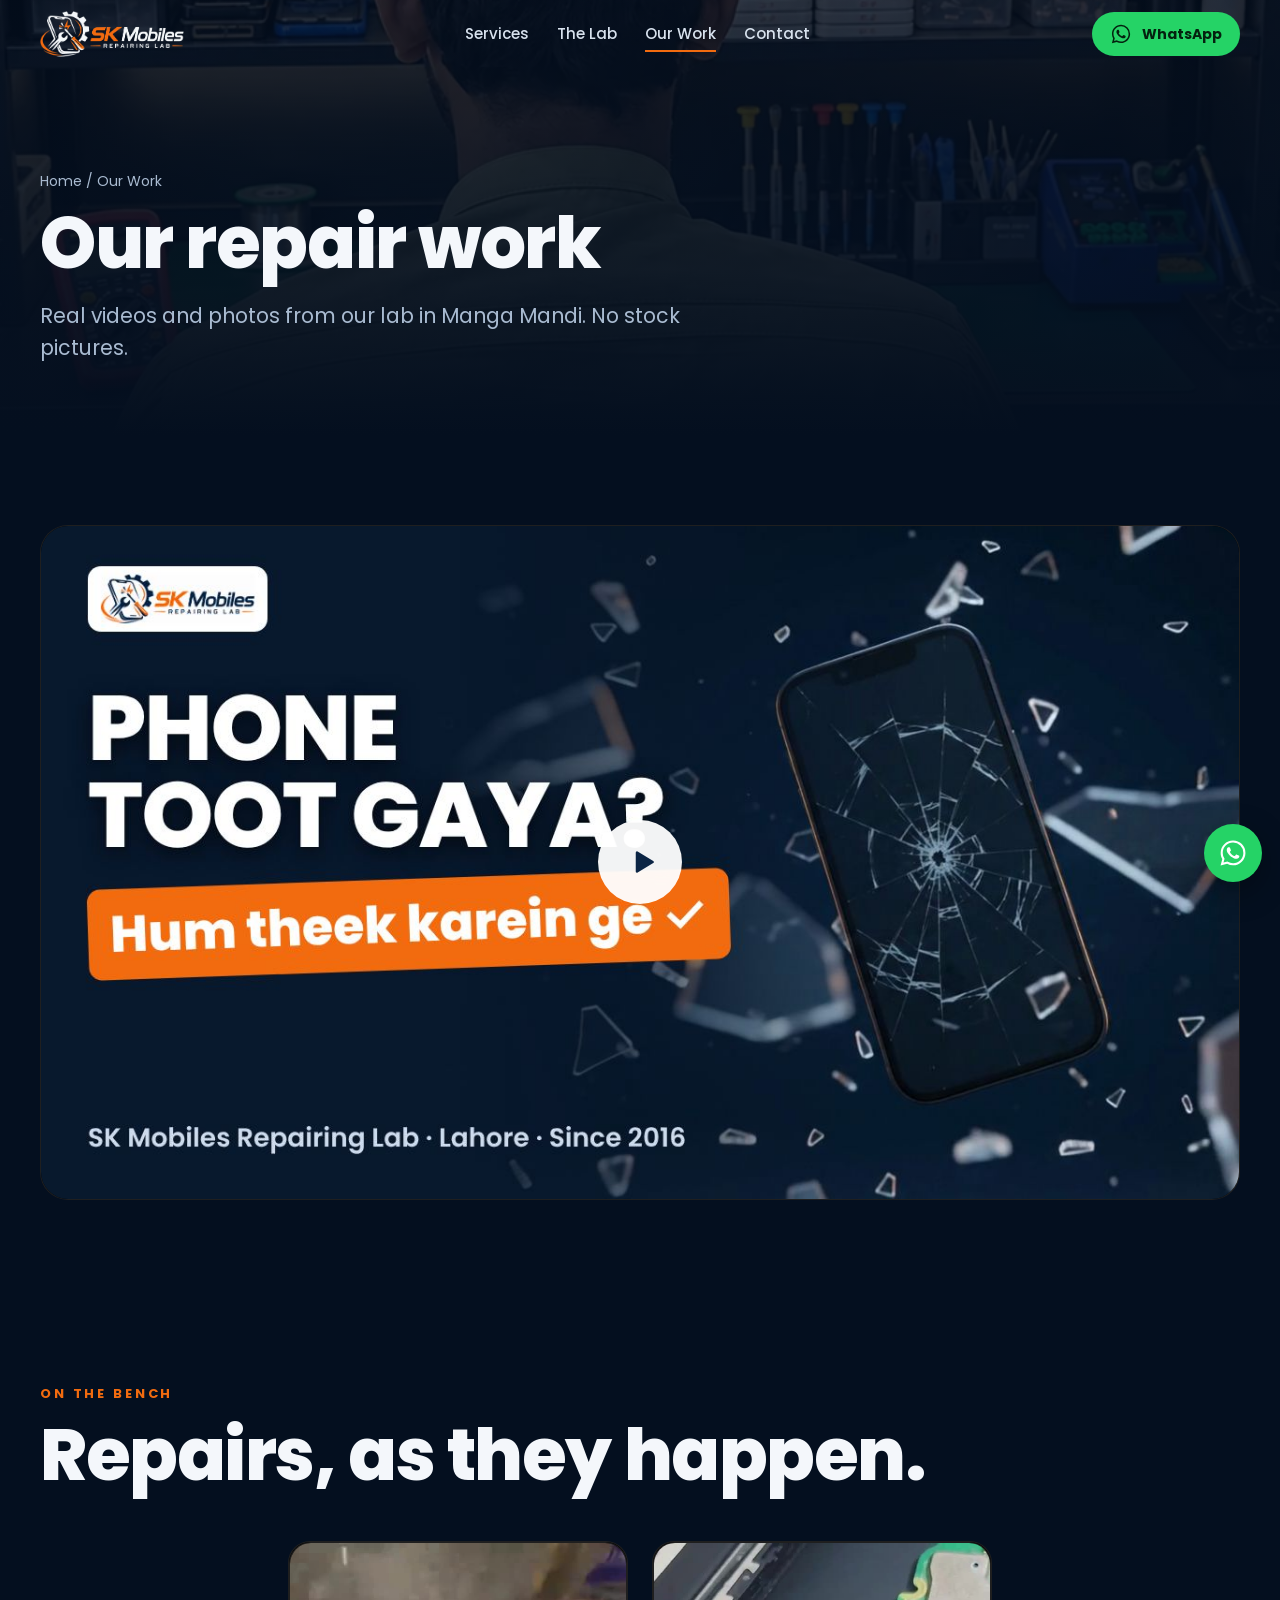
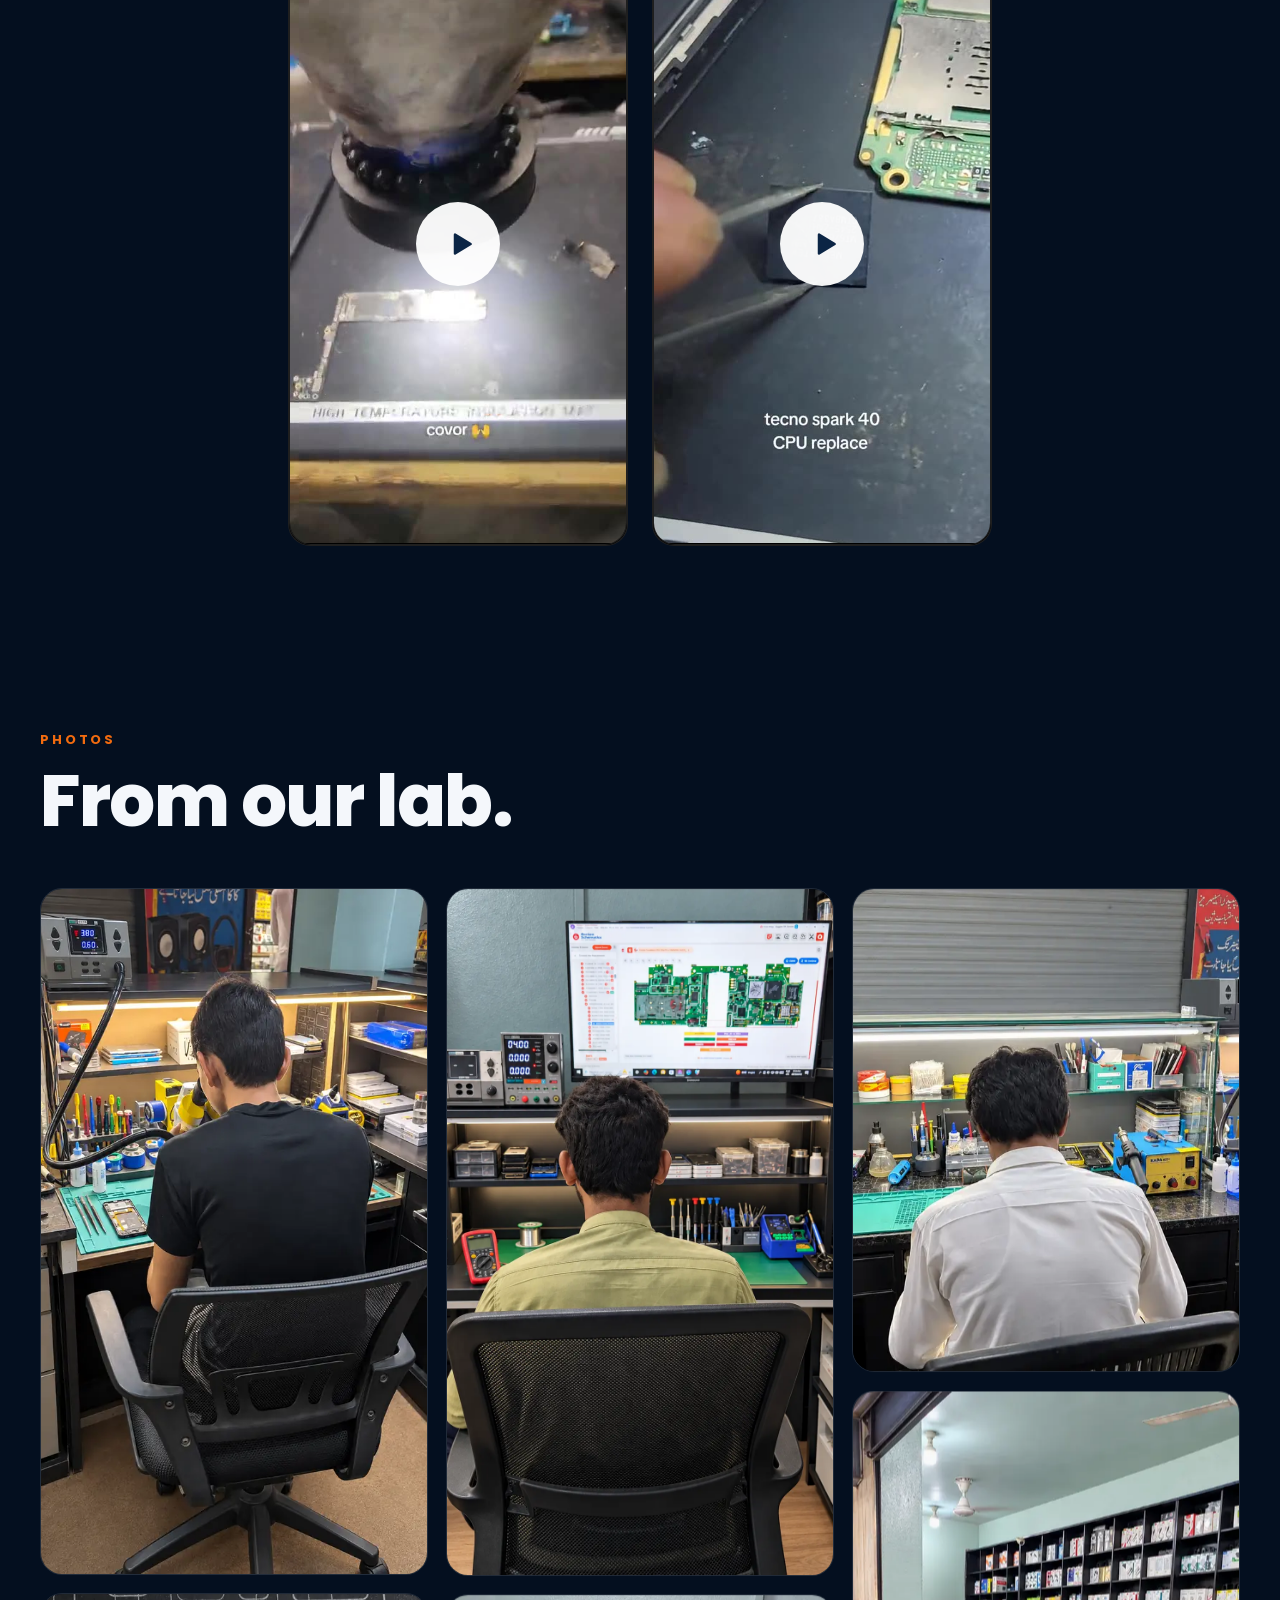
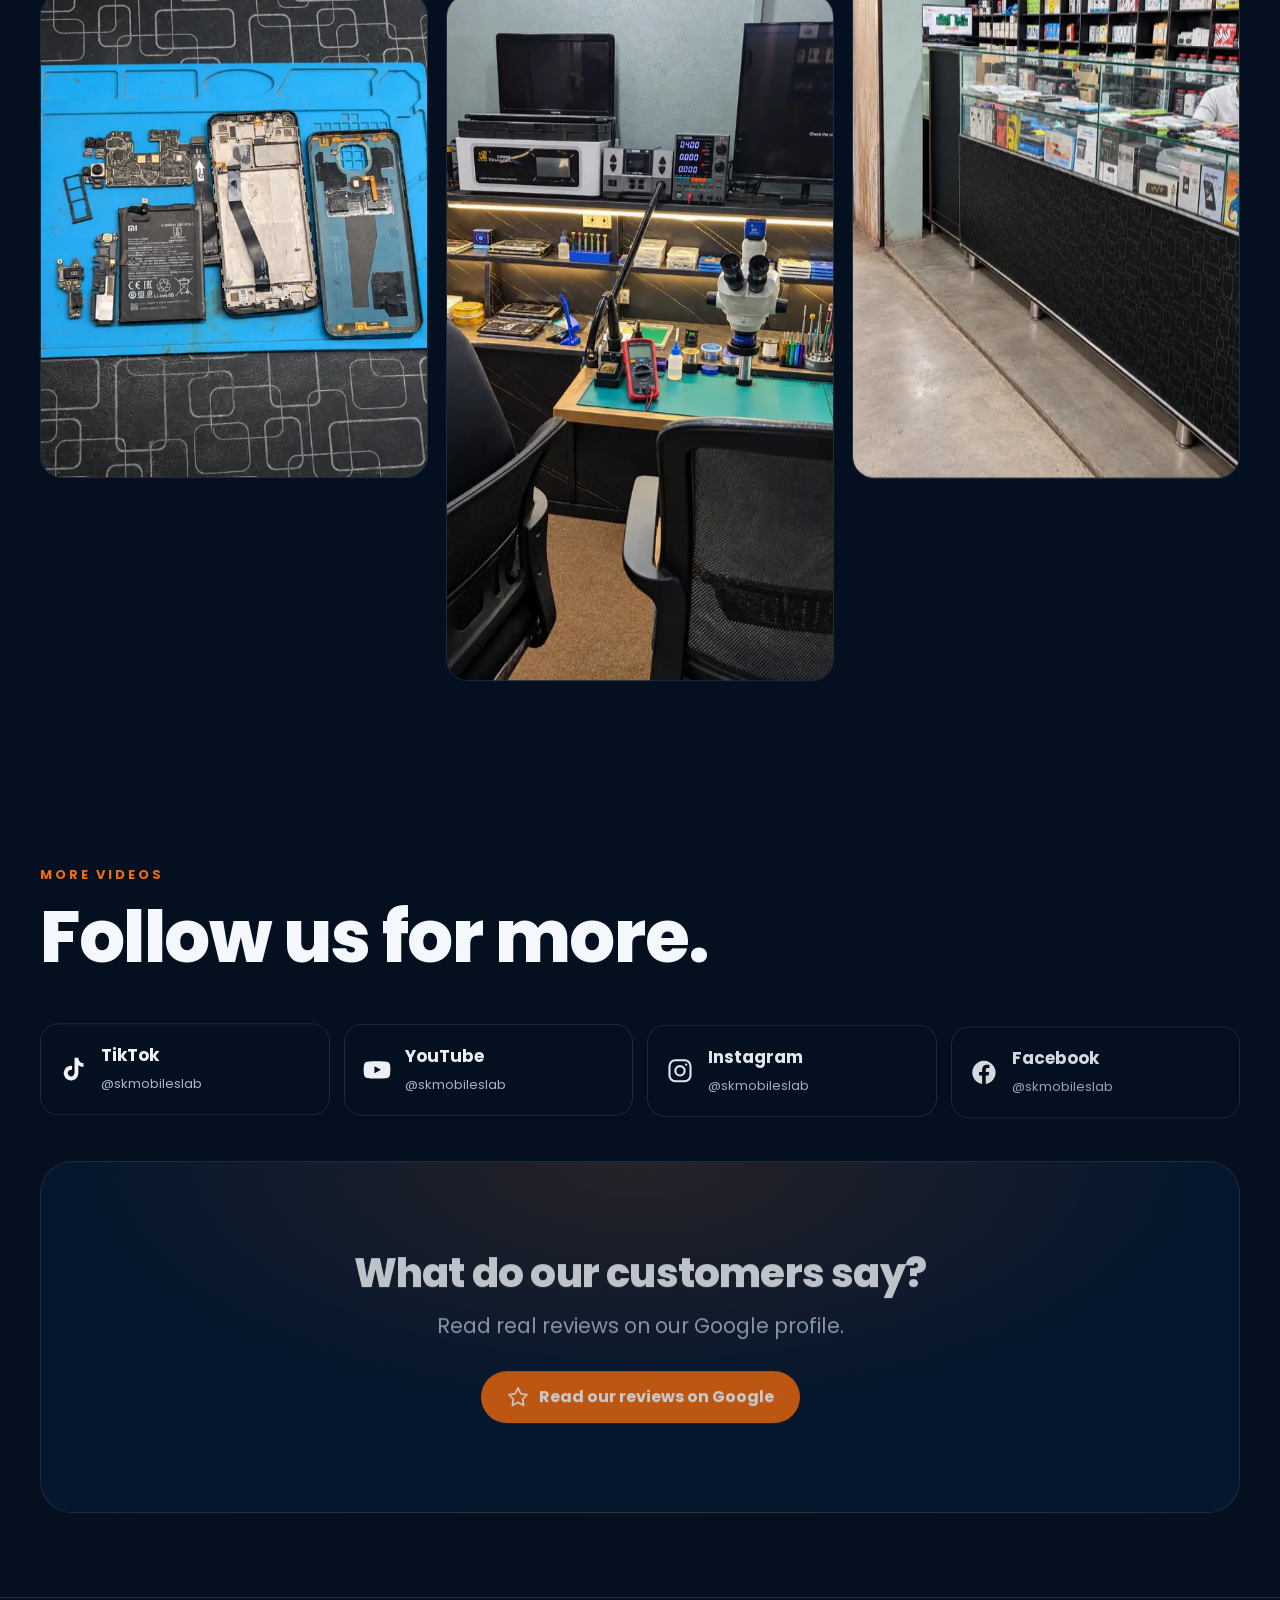
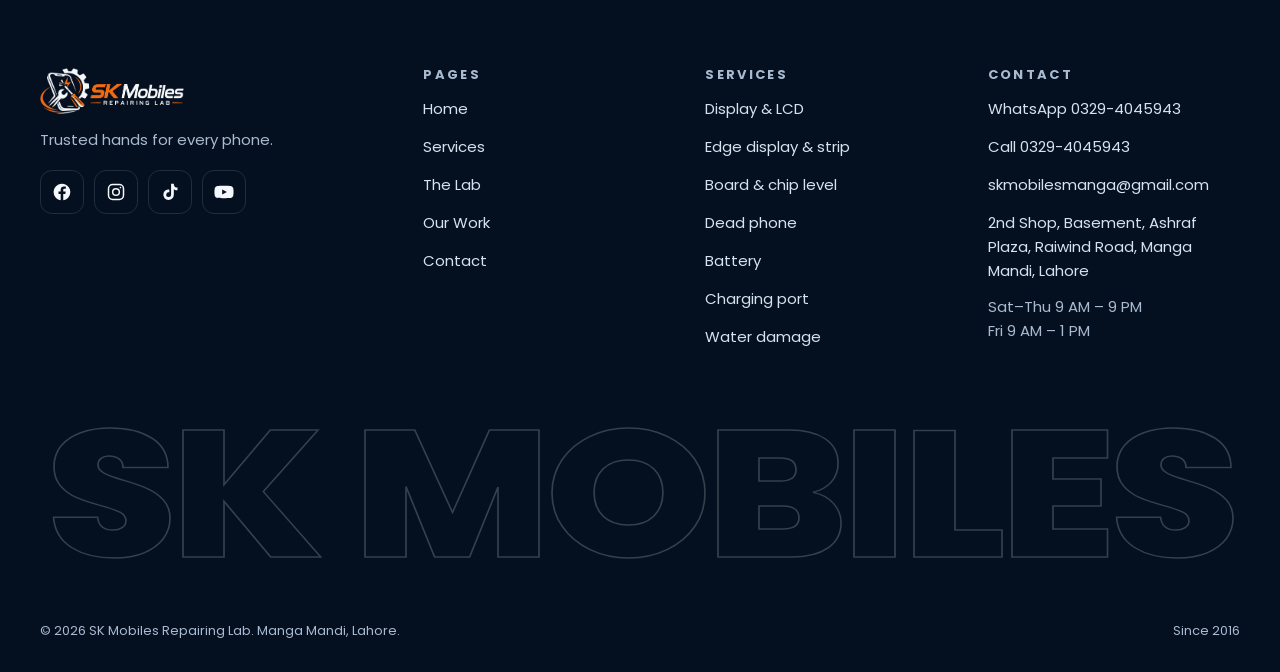
<file: work.html>
<!doctype html>
<html lang="en">
<head>
<meta charset="utf-8">
<meta name="viewport" content="width=device-width, initial-scale=1, viewport-fit=cover">
<title>Our Phone Repair Work, Manga Mandi Lahore | SK Mobiles</title>
<meta name="description" content="Watch real phone repair videos from the SK Mobiles lab in Manga Mandi, Lahore. Board work, display change and more. See photos and read our Google reviews.">
<link rel="canonical" href="https://skmobiles.com/work">
<meta name="theme-color" content="#040f1f">
<meta property="og:type" content="website">
<meta property="og:site_name" content="SK Mobiles Repairing Lab">
<meta property="og:title" content="Our Phone Repair Work, Manga Mandi Lahore | SK Mobiles">
<meta property="og:description" content="Watch real phone repair videos from the SK Mobiles lab in Manga Mandi, Lahore. Board work, display change and more. See photos and read our Google reviews.">
<meta property="og:url" content="https://skmobiles.com/work">
<meta property="og:image" content="https://skmobiles.com/assets/img/og.jpg">
<meta property="og:image:width" content="1200">
<meta property="og:image:height" content="630">
<meta property="og:locale" content="en_PK">
<meta name="twitter:card" content="summary_large_image">
<meta name="twitter:title" content="Our Phone Repair Work, Manga Mandi Lahore | SK Mobiles">
<meta name="twitter:description" content="Watch real phone repair videos from the SK Mobiles lab in Manga Mandi, Lahore. Board work, display change and more. See photos and read our Google reviews.">
<meta name="twitter:image" content="https://skmobiles.com/assets/img/og.jpg">
<link rel="icon" href="/favicon.ico" sizes="48x48">
<link rel="icon" href="/favicon.svg" type="image/svg+xml">
<link rel="apple-touch-icon" href="/apple-touch-icon.png">
<link rel="manifest" href="/site.webmanifest">
<link rel="preload" href="/assets/fonts/poppins-latin-800-normal.woff2" as="font" type="font/woff2" crossorigin>
<link rel="preload" href="/assets/fonts/poppins-latin-400-normal.woff2" as="font" type="font/woff2" crossorigin>

<link rel="stylesheet" href="/assets/css/site.css?v=4">
<script>(function(d){var e=d.documentElement;e.classList.add('js');try{if(matchMedia('(prefers-reduced-motion: reduce)').matches)e.classList.add('rm')}catch(x){}})(document)</script>
<script type="application/ld+json">{"@context":"https://schema.org","@type":"CollectionPage","name":"Our repair work","url":"https://skmobiles.com/work","about":{"@id":"https://skmobiles.com/#business"}}</script>
<script type="application/ld+json">{"@context":"https://schema.org","@type":"BreadcrumbList","itemListElement":[{"@type":"ListItem","position":1,"name":"Home","item":"https://skmobiles.com/"},{"@type":"ListItem","position":2,"name":"Our Work","item":"https://skmobiles.com/work"}]}</script>
</head>
<body>
<a class="skip" href="#main">Skip to content</a>
<header class="hdr">
 <div class="wrap in">
  <a class="brand" href="/" aria-label="SK Mobiles Repairing Lab, home"><img src="/assets/img/logo.webp" alt="SK Mobiles Repairing Lab" width="375" height="120"></a>
  <nav class="nav" aria-label="Main"><a href="/services">Services</a><a href="/lab">The Lab</a><a href="/work" aria-current="page">Our Work</a><a href="/contact">Contact</a></nav>
  <div class="hdr-r">
   <a class="btn btn-wa hdr-wa" href="https://wa.me/923294045943?text=Hi%20SK%20Mobiles%2C%20I%20need%20help%20with%20my%20phone." target="_blank" rel="noopener"><svg viewBox="0 0 24 24" fill="currentColor" aria-hidden="true"><path d="M12.04 2C6.58 2 2.13 6.45 2.13 11.91c0 1.75.46 3.45 1.32 4.95L2.05 22l5.25-1.38a9.9 9.9 0 0 0 4.74 1.21h.01c5.46 0 9.91-4.45 9.91-9.91A9.85 9.85 0 0 0 12.04 2Zm0 18.15h-.01a8.23 8.23 0 0 1-4.19-1.15l-.3-.18-3.12.82.83-3.04-.2-.31a8.2 8.2 0 0 1-1.26-4.38c0-4.54 3.7-8.24 8.25-8.24a8.2 8.2 0 0 1 8.24 8.25c0 4.54-3.7 8.23-8.24 8.23Zm4.52-6.16c-.25-.12-1.47-.72-1.69-.81-.23-.08-.39-.12-.56.13-.16.25-.64.81-.79.97-.14.17-.29.19-.54.06-.25-.12-1.05-.39-1.99-1.23-.74-.66-1.23-1.47-1.38-1.72-.14-.25-.02-.38.11-.5.11-.11.25-.29.37-.43.13-.15.17-.25.25-.42.08-.16.04-.31-.02-.43-.06-.12-.56-1.34-.76-1.84-.2-.48-.41-.42-.56-.43h-.48c-.17 0-.43.06-.66.31-.22.25-.86.85-.86 2.07 0 1.22.89 2.4 1.01 2.56.12.17 1.75 2.67 4.23 3.74.59.26 1.05.41 1.41.52.59.19 1.13.16 1.56.1.48-.07 1.47-.6 1.67-1.18.21-.58.21-1.07.15-1.18-.06-.1-.23-.16-.48-.29Z"/></svg><span>WhatsApp</span></a>
   <button class="menu-btn" type="button" aria-expanded="false" aria-controls="mnav" aria-label="Open menu"><span></span></button>
  </div>
 </div>
</header>
<nav class="mnav" id="mnav" aria-label="Mobile"><a href="/">Home</a><a href="/services">Services</a><a href="/lab">The Lab</a><a href="/work" aria-current="page">Our Work</a><a href="/contact">Contact</a><a class="btn btn-wa" href="https://wa.me/923294045943?text=Hi%20SK%20Mobiles%2C%20I%20need%20help%20with%20my%20phone." target="_blank" rel="noopener"><svg viewBox="0 0 24 24" fill="currentColor" aria-hidden="true"><path d="M12.04 2C6.58 2 2.13 6.45 2.13 11.91c0 1.75.46 3.45 1.32 4.95L2.05 22l5.25-1.38a9.9 9.9 0 0 0 4.74 1.21h.01c5.46 0 9.91-4.45 9.91-9.91A9.85 9.85 0 0 0 12.04 2Zm0 18.15h-.01a8.23 8.23 0 0 1-4.19-1.15l-.3-.18-3.12.82.83-3.04-.2-.31a8.2 8.2 0 0 1-1.26-4.38c0-4.54 3.7-8.24 8.25-8.24a8.2 8.2 0 0 1 8.24 8.25c0 4.54-3.7 8.23-8.24 8.23Zm4.52-6.16c-.25-.12-1.47-.72-1.69-.81-.23-.08-.39-.12-.56.13-.16.25-.64.81-.79.97-.14.17-.29.19-.54.06-.25-.12-1.05-.39-1.99-1.23-.74-.66-1.23-1.47-1.38-1.72-.14-.25-.02-.38.11-.5.11-.11.25-.29.37-.43.13-.15.17-.25.25-.42.08-.16.04-.31-.02-.43-.06-.12-.56-1.34-.76-1.84-.2-.48-.41-.42-.56-.43h-.48c-.17 0-.43.06-.66.31-.22.25-.86.85-.86 2.07 0 1.22.89 2.4 1.01 2.56.12.17 1.75 2.67 4.23 3.74.59.26 1.05.41 1.41.52.59.19 1.13.16 1.56.1.48-.07 1.47-.6 1.67-1.18.21-.58.21-1.07.15-1.18-.06-.1-.23-.16-.48-.29Z"/></svg><span>WhatsApp us</span></a></nav>
<main id="main">

<section class="phero">
 <div class="bgimg"><img src="/assets/img/lab-5-s.webp" srcset="/assets/img/lab-5-s.webp 540w, /assets/img/lab-5.webp 900w" sizes="100vw" alt="" width="900" height="1600" fetchpriority="high" decoding="async"></div>
 <div class="wrap">
  <nav class="crumb" aria-label="Breadcrumb"><a href="/">Home</a> / <span aria-current="page">Our Work</span></nav>
  <h1 class="h-l">Our repair work</h1>
  <p class="lead">Real videos and photos from our lab in Manga Mandi. No stock pictures.</p>
 </div>
</section>
<section class="sec tight">
 <div class="wrap">
  <div class="vid reveal">
   <video preload="none" playsinline poster="/assets/video/trailer.jpg" width="1280" height="720"><source src="/assets/video/trailer.mp4" type="video/mp4"></video>
   <div class="play"><button type="button" aria-label="Play SK Mobiles video"><svg viewBox="0 0 24 24" fill="currentColor" aria-hidden="true"><path d="M7 4.5v15a1 1 0 0 0 1.5.87l12.5-7.5a1 1 0 0 0 0-1.74L8.5 3.63A1 1 0 0 0 7 4.5Z"/></svg></button></div>
  </div>
 </div>
</section>
<section class="sec tight">
 <div class="wrap">
  <div class="sec-head"><div><span class="eyebrow">On the bench</span><h2 class="h-l">Repairs, as they happen.</h2></div></div>
  <div class="vids">
   <div class="vid tall reveal"><video preload="none" playsinline poster="/assets/video/repair-1.jpg" width="480" height="854"><source src="/assets/video/repair-1.mp4" type="video/mp4"></video><div class="play"><button type="button" aria-label="Play repair video 1"><svg viewBox="0 0 24 24" fill="currentColor" aria-hidden="true"><path d="M7 4.5v15a1 1 0 0 0 1.5.87l12.5-7.5a1 1 0 0 0 0-1.74L8.5 3.63A1 1 0 0 0 7 4.5Z"/></svg></button></div></div>
   <div class="vid tall reveal"><video preload="none" playsinline poster="/assets/video/repair-2.jpg" width="480" height="854"><source src="/assets/video/repair-2.mp4" type="video/mp4"></video><div class="play"><button type="button" aria-label="Play repair video 2"><svg viewBox="0 0 24 24" fill="currentColor" aria-hidden="true"><path d="M7 4.5v15a1 1 0 0 0 1.5.87l12.5-7.5a1 1 0 0 0 0-1.74L8.5 3.63A1 1 0 0 0 7 4.5Z"/></svg></button></div></div>
  </div>
 </div>
</section>
<section class="sec tight">
 <div class="wrap">
  <div class="sec-head"><div><span class="eyebrow">Photos</span><h2 class="h-l">From our lab.</h2></div></div>
  <div class="gal"><figure class="reveal"><img src="/assets/img/lab-7-s.webp" srcset="/assets/img/lab-7-s.webp 540w, /assets/img/lab-7.webp 900w" sizes="(max-width: 640px) 100vw, 380px" width="540" height="959" alt="Board work at the repair bench" loading="lazy" decoding="async"></figure><figure class="reveal"><img src="/assets/img/lab-8-s.webp" srcset="/assets/img/lab-8-s.webp 540w, /assets/img/lab-8.webp 900w" sizes="(max-width: 640px) 100vw, 380px" width="540" height="959" alt="Opened phone with parts laid out" loading="lazy" decoding="async"></figure><figure class="reveal"><img src="/assets/img/lab-5-s.webp" srcset="/assets/img/lab-5-s.webp 540w, /assets/img/lab-5.webp 900w" sizes="(max-width: 640px) 100vw, 380px" width="540" height="959" alt="Board schematic on screen during a repair" loading="lazy" decoding="async"></figure><figure class="reveal"><img src="/assets/img/lab-1-s.webp" srcset="/assets/img/lab-1-s.webp 540w, /assets/img/lab-1.webp 900w" sizes="(max-width: 640px) 100vw, 380px" width="540" height="959" alt="Microscope at the repair bench" loading="lazy" decoding="async"></figure><figure class="reveal"><img src="/assets/img/lab-6-s.webp" srcset="/assets/img/lab-6-s.webp 540w, /assets/img/lab-6.webp 900w" sizes="(max-width: 640px) 100vw, 380px" width="540" height="959" alt="Technician checking a phone" loading="lazy" decoding="async"></figure><figure class="reveal"><img src="/assets/img/lab-10-s.webp" srcset="/assets/img/lab-10-s.webp 540w, /assets/img/lab-10.webp 900w" sizes="(max-width: 640px) 100vw, 380px" width="540" height="959" alt="Inside the SK Mobiles shop" loading="lazy" decoding="async"></figure></div>
 </div>
</section>
<section class="sec tight">
 <div class="wrap">
  <div class="sec-head"><div><span class="eyebrow">More videos</span><h2 class="h-l">Follow us for more.</h2></div></div>
  <div class="soc-grid"><a class="soc-card reveal" href="https://www.tiktok.com/@skmobileslab" target="_blank" rel="noopener"><svg viewBox="0 0 24 24" fill="currentColor" aria-hidden="true"><path d="M16.6 2h-3.3v13.2a2.9 2.9 0 1 1-2.1-2.8V9a6.3 6.3 0 1 0 5.4 6.2V8.6a7.6 7.6 0 0 0 4.4 1.4V6.7a4.4 4.4 0 0 1-4.4-4.4V2Z"/></svg><span><b>TikTok</b><small>@skmobileslab</small></span></a><a class="soc-card reveal" href="https://www.youtube.com/@skmobileslab" target="_blank" rel="noopener"><svg viewBox="0 0 24 24" fill="currentColor" aria-hidden="true"><path d="M23 7.2a3 3 0 0 0-2.1-2.1C19 4.6 12 4.6 12 4.6s-7 0-8.9.5A3 3 0 0 0 1 7.2 31 31 0 0 0 .5 12a31 31 0 0 0 .5 4.8 3 3 0 0 0 2.1 2.1c1.9.5 8.9.5 8.9.5s7 0 8.9-.5a3 3 0 0 0 2.1-2.1c.4-1.6.5-4.8.5-4.8s0-3.2-.5-4.8ZM9.8 15V9l5.7 3-5.7 3Z"/></svg><span><b>YouTube</b><small>@skmobileslab</small></span></a><a class="soc-card reveal" href="https://www.instagram.com/skmobileslab" target="_blank" rel="noopener"><svg viewBox="0 0 24 24" fill="none" stroke="currentColor" stroke-width="1.8" aria-hidden="true"><rect x="3" y="3" width="18" height="18" rx="5"/><circle cx="12" cy="12" r="4"/><circle cx="17.3" cy="6.7" r="1" fill="currentColor" stroke="none"/></svg><span><b>Instagram</b><small>@skmobileslab</small></span></a><a class="soc-card reveal" href="https://www.facebook.com/skmobileslab" target="_blank" rel="noopener"><svg viewBox="0 0 24 24" fill="currentColor" aria-hidden="true"><path d="M13.5 21.9v-7.4H16l.4-3h-2.9V9.6c0-.9.3-1.5 1.5-1.5h1.6V5.4c-.3 0-1.2-.1-2.3-.1-2.3 0-3.9 1.4-3.9 4v2.2H7.8v3h2.6v7.4A10 10 0 1 1 13.5 21.9Z"/></svg><span><b>Facebook</b><small>@skmobileslab</small></span></a></div>
  <div class="cta-band reveal mt">
   <h2 class="h-m">What do our customers say?</h2>
   <p class="lead center">Read real reviews on our Google profile.</p>
   <div class="row"><a class="btn btn-or" href="https://maps.app.goo.gl/4ocXztX2N5rhJQgSA" target="_blank" rel="noopener"><svg viewBox="0 0 24 24" fill="none" stroke="currentColor" stroke-width="1.8" stroke-linecap="round" stroke-linejoin="round" aria-hidden="true"><path d="m12 2 3.1 6.3 6.9 1-5 4.9 1.2 6.8L12 17.8 5.8 21l1.2-6.8-5-4.9 6.9-1L12 2Z"/></svg><span>Read our reviews on Google</span></a></div>
  </div>
 </div>
</section>

</main>
<footer class="ftr">
 <div class="wrap">
  <div class="cols">
   <div>
    <a class="brand" href="/" aria-label="SK Mobiles Repairing Lab, home"><img src="/assets/img/logo.webp" alt="SK Mobiles Repairing Lab" width="375" height="120" loading="lazy"></a>
    <p class="ftr-tag">Trusted hands for every phone.</p>
    <div class="soc"><a href="https://www.facebook.com/skmobileslab" target="_blank" rel="noopener" aria-label="SK Mobiles on Facebook"><svg viewBox="0 0 24 24" fill="currentColor" aria-hidden="true"><path d="M13.5 21.9v-7.4H16l.4-3h-2.9V9.6c0-.9.3-1.5 1.5-1.5h1.6V5.4c-.3 0-1.2-.1-2.3-.1-2.3 0-3.9 1.4-3.9 4v2.2H7.8v3h2.6v7.4A10 10 0 1 1 13.5 21.9Z"/></svg></a><a href="https://www.instagram.com/skmobileslab" target="_blank" rel="noopener" aria-label="SK Mobiles on Instagram"><svg viewBox="0 0 24 24" fill="none" stroke="currentColor" stroke-width="1.8" aria-hidden="true"><rect x="3" y="3" width="18" height="18" rx="5"/><circle cx="12" cy="12" r="4"/><circle cx="17.3" cy="6.7" r="1" fill="currentColor" stroke="none"/></svg></a><a href="https://www.tiktok.com/@skmobileslab" target="_blank" rel="noopener" aria-label="SK Mobiles on TikTok"><svg viewBox="0 0 24 24" fill="currentColor" aria-hidden="true"><path d="M16.6 2h-3.3v13.2a2.9 2.9 0 1 1-2.1-2.8V9a6.3 6.3 0 1 0 5.4 6.2V8.6a7.6 7.6 0 0 0 4.4 1.4V6.7a4.4 4.4 0 0 1-4.4-4.4V2Z"/></svg></a><a href="https://www.youtube.com/@skmobileslab" target="_blank" rel="noopener" aria-label="SK Mobiles on YouTube"><svg viewBox="0 0 24 24" fill="currentColor" aria-hidden="true"><path d="M23 7.2a3 3 0 0 0-2.1-2.1C19 4.6 12 4.6 12 4.6s-7 0-8.9.5A3 3 0 0 0 1 7.2 31 31 0 0 0 .5 12a31 31 0 0 0 .5 4.8 3 3 0 0 0 2.1 2.1c1.9.5 8.9.5 8.9.5s7 0 8.9-.5a3 3 0 0 0 2.1-2.1c.4-1.6.5-4.8.5-4.8s0-3.2-.5-4.8ZM9.8 15V9l5.7 3-5.7 3Z"/></svg></a></div>
   </div>
   <div><h2>Pages</h2><ul><li><a href="/">Home</a></li><li><a href="/services">Services</a></li><li><a href="/lab">The Lab</a></li><li><a href="/work">Our Work</a></li><li><a href="/contact">Contact</a></li></ul></div>
   <div><h2>Services</h2><ul><li><a href="/services#display">Display & LCD</a></li><li><a href="/services#edge">Edge display & strip</a></li><li><a href="/services#board">Board & chip level</a></li><li><a href="/services#dead">Dead phone</a></li><li><a href="/services#battery">Battery</a></li><li><a href="/services#charging">Charging port</a></li><li><a href="/services#water">Water damage</a></li></ul></div>
   <div><h2>Contact</h2><ul class="fc">
    <li><a href="https://wa.me/923294045943?text=Hi%20SK%20Mobiles%2C%20I%20need%20help%20with%20my%20phone." target="_blank" rel="noopener">WhatsApp 0329-4045943</a></li>
    <li><a href="tel:+923294045943">Call 0329-4045943</a></li>
    <li><a href="mailto:skmobilesmanga@gmail.com">skmobilesmanga@gmail.com</a></li>
    <li><a href="https://maps.app.goo.gl/4ocXztX2N5rhJQgSA" target="_blank" rel="noopener">2nd Shop, Basement, Ashraf Plaza, Raiwind Road, Manga Mandi, Lahore</a></li>
    <li class="muted">Sat–Thu 9 AM – 9 PM<br>Fri 9 AM – 1 PM</li>
   </ul></div>
  </div>
  <div class="wordmark" aria-hidden="true"><svg viewBox="0 0 1000 150" preserveAspectRatio="xMidYMid meet"><text x="500" y="122" text-anchor="middle" textLength="990" lengthAdjust="spacingAndGlyphs">SK MOBILES</text></svg></div>
  <div class="legal"><span>© 2026 SK Mobiles Repairing Lab. Manga Mandi, Lahore.</span><span>Since 2016</span></div>
 </div>
</footer>
<a class="fwa" href="https://wa.me/923294045943?text=Hi%20SK%20Mobiles%2C%20I%20need%20help%20with%20my%20phone." target="_blank" rel="noopener" aria-label="Chat with SK Mobiles on WhatsApp"><svg viewBox="0 0 24 24" fill="currentColor" aria-hidden="true"><path d="M12.04 2C6.58 2 2.13 6.45 2.13 11.91c0 1.75.46 3.45 1.32 4.95L2.05 22l5.25-1.38a9.9 9.9 0 0 0 4.74 1.21h.01c5.46 0 9.91-4.45 9.91-9.91A9.85 9.85 0 0 0 12.04 2Zm0 18.15h-.01a8.23 8.23 0 0 1-4.19-1.15l-.3-.18-3.12.82.83-3.04-.2-.31a8.2 8.2 0 0 1-1.26-4.38c0-4.54 3.7-8.24 8.25-8.24a8.2 8.2 0 0 1 8.24 8.25c0 4.54-3.7 8.23-8.24 8.23Zm4.52-6.16c-.25-.12-1.47-.72-1.69-.81-.23-.08-.39-.12-.56.13-.16.25-.64.81-.79.97-.14.17-.29.19-.54.06-.25-.12-1.05-.39-1.99-1.23-.74-.66-1.23-1.47-1.38-1.72-.14-.25-.02-.38.11-.5.11-.11.25-.29.37-.43.13-.15.17-.25.25-.42.08-.16.04-.31-.02-.43-.06-.12-.56-1.34-.76-1.84-.2-.48-.41-.42-.56-.43h-.48c-.17 0-.43.06-.66.31-.22.25-.86.85-.86 2.07 0 1.22.89 2.4 1.01 2.56.12.17 1.75 2.67 4.23 3.74.59.26 1.05.41 1.41.52.59.19 1.13.16 1.56.1.48-.07 1.47-.6 1.67-1.18.21-.58.21-1.07.15-1.18-.06-.1-.23-.16-.48-.29Z"/></svg></a>
<script src="/assets/js/gsap.min.js" defer></script>
<script src="/assets/js/ScrollTrigger.min.js" defer></script>
<script src="/assets/js/lenis.min.js" defer></script>
<script src="/assets/js/main.js?v=4" defer></script>
</body>
</html>
</file>
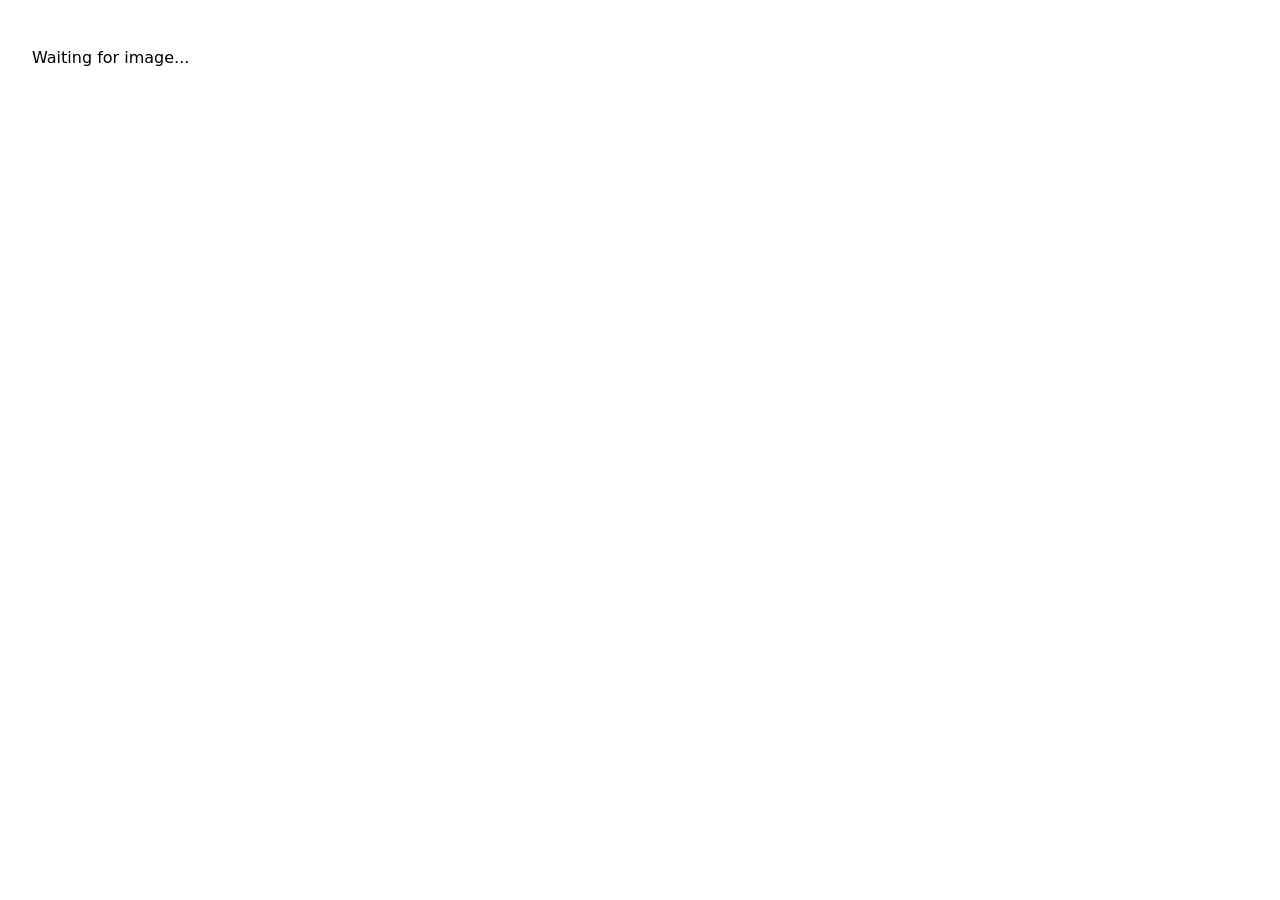
<file: khizar/relay.html>
<!doctype html>
<html lang="en"><head><meta charset="utf-8"><title>SK relay</title><meta name="robots" content="noindex, nofollow"></head>
<body style="font-family:system-ui;padding:24px"><p id="s">Waiting for image...</p>
<script>
var API='https://script.google.com/macros/s/AKfycbwCPT3M6II1A2MRC0Ep93vask6cOW1hvLs1b1HxB8oSLHPJhnaU_G1O7TGl-K1cKJO7Cw/exec';
var S=document.getElementById('s');
window.addEventListener('message',function(e){
  var d=e.data; if(!d||d.kind!=='sk-asset') return;
  S.textContent='Uploading '+d.name+' ...';
  fetch(API,{method:'POST',headers:{'Content-Type':'text/plain;charset=utf-8'},body:JSON.stringify({action:'asset',user:d.user,pass:d.pass,name:d.name,mime:d.mime,data:d.data})})
  .then(function(r){return r.json()})
  .then(function(r){S.textContent=JSON.stringify(r); try{e.source.postMessage({kind:'sk-asset-done',r:r},'*')}catch(x){} if(r.ok) setTimeout(function(){window.close()},1500);})
  .catch(function(err){S.textContent='Error: '+err.message;});
});
if(window.opener) window.opener.postMessage({kind:'sk-relay-ready'},'*');
</script></body></html>
</file>
<file: assets/css/site.css>
@font-face{font-family:Poppins;src:url(../fonts/poppins-latin-400-normal.woff2) format('woff2');font-weight:400;font-display:swap}
@font-face{font-family:Poppins;src:url(../fonts/poppins-latin-500-normal.woff2) format('woff2');font-weight:500;font-display:swap}
@font-face{font-family:Poppins;src:url(../fonts/poppins-latin-600-normal.woff2) format('woff2');font-weight:600;font-display:swap}
@font-face{font-family:Poppins;src:url(../fonts/poppins-latin-700-normal.woff2) format('woff2');font-weight:700;font-display:swap}
@font-face{font-family:Poppins;src:url(../fonts/poppins-latin-800-normal.woff2) format('woff2');font-weight:800;font-display:swap}
:root{--navy:#0B2545;--deep:#06162b;--ink:#040f1f;--or:#F26B0F;--or2:#ff8a3d;--wa:#25D366;--tx:#f4f7fb;--mut:#a9bbd1;--line:rgba(255,255,255,.12);--r:22px;--ease:cubic-bezier(.2,.8,.2,1)}
*,*::before,*::after{box-sizing:border-box;margin:0;padding:0}
html{-webkit-text-size-adjust:100%;scroll-behavior:auto}
body{font-family:Poppins,system-ui,sans-serif;background:var(--ink);color:var(--tx);font-size:17px;line-height:1.6;overflow-x:hidden;-webkit-font-smoothing:antialiased}
img,video,canvas{display:block;max-width:100%}
a{color:inherit;text-decoration:none}
.skip{position:absolute;left:-999px;top:8px;background:#fff;color:#000;padding:10px 14px;border-radius:8px;z-index:100}.skip:focus{left:8px}
.vh{position:absolute!important;width:1px;height:1px;overflow:hidden;clip:rect(0 0 0 0);white-space:nowrap}
.wrap{width:min(1200px,100% - 40px);margin-inline:auto}
.eyebrow{display:inline-block;font-weight:700;font-size:13px;letter-spacing:.22em;text-transform:uppercase;color:var(--or)}
h1,h2,h3{line-height:1.05;letter-spacing:-.02em;font-weight:800}
.h-xl{font-size:clamp(44px,8.4vw,120px)}
.h-l{font-size:clamp(36px,5.6vw,76px)}
.h-m{font-size:clamp(26px,3.2vw,40px)}
.or{color:var(--or)}
.lead{font-size:clamp(17px,1.6vw,21px);color:var(--mut);max-width:640px}
/* buttons */
.btn{display:inline-flex;align-items:center;justify-content:center;gap:10px;min-height:52px;padding:0 26px;border-radius:999px;font-weight:700;font-size:16px;transition:transform .18s var(--ease),background .18s,box-shadow .18s;will-change:transform}
.btn svg{width:22px;height:22px;flex:none}
.btn-wa{background:var(--wa);color:#04210f}.btn-wa:hover{box-shadow:0 10px 30px rgba(37,211,102,.35)}
.btn-or{background:var(--or);color:#fff}.btn-or:hover{box-shadow:0 10px 30px rgba(242,107,15,.35)}
.btn-gh{border:1px solid var(--line);color:var(--tx);background:rgba(255,255,255,.04)}.btn-gh:hover{background:rgba(255,255,255,.09)}
.btn:active{transform:scale(.97)}
.row{display:flex;flex-wrap:wrap;gap:12px}
/* header */
.hdr{position:fixed;inset:0 0 auto 0;z-index:50;transition:background .3s,backdrop-filter .3s,transform .4s var(--ease)}
.hdr.solid{background:rgba(4,15,31,.78);backdrop-filter:saturate(1.4) blur(14px);-webkit-backdrop-filter:saturate(1.4) blur(14px);border-bottom:1px solid var(--line)}
.hdr .in{display:flex;align-items:center;justify-content:space-between;height:68px}
.brand{display:flex;align-items:center;min-height:44px}.brand img{height:40px;width:auto}
.nav{display:flex;gap:28px;align-items:center}
.nav a{font-weight:500;font-size:15px;color:#d8e2ee;position:relative;padding:6px 0}
.nav a::after{content:"";position:absolute;left:0;right:0;bottom:0;height:2px;background:var(--or);transform:scaleX(0);transform-origin:left;transition:transform .25s var(--ease)}
.nav a:hover::after,.nav a[aria-current=page]::after{transform:scaleX(1)}
.hdr .btn{min-height:42px;padding:0 18px;font-size:14px}
.menu-btn{display:none;width:44px;height:44px;border-radius:12px;border:1px solid var(--line);background:rgba(255,255,255,.05);color:#fff;align-items:center;justify-content:center}
.menu-btn span{display:block;width:18px;height:2px;background:#fff;position:relative}.menu-btn span::before,.menu-btn span::after{content:"";position:absolute;left:0;width:18px;height:2px;background:#fff}.menu-btn span::before{top:-6px}.menu-btn span::after{top:6px}
.mnav{position:fixed;inset:68px 0 0 0;background:rgba(4,15,31,.97);z-index:49;display:none;flex-direction:column;padding:30px 24px;gap:6px}
.mnav a{font-size:28px;font-weight:700;padding:12px 0;border-bottom:1px solid var(--line)}
.mnav .btn{margin-top:24px;font-size:17px}
.menu-open .mnav{display:flex}
@media(max-width:860px){.nav{display:none}.menu-btn{display:inline-flex}.hdr .hdr-wa{display:none}}
/* loader */
.loader{position:fixed;inset:0;z-index:200;background:var(--ink);display:flex;align-items:center;justify-content:center;flex-direction:column;gap:18px}
.loader .n{font-weight:800;font-size:64px;font-variant-numeric:tabular-nums}
.loader .bar{width:180px;height:3px;background:rgba(255,255,255,.12);border-radius:3px;overflow:hidden}.loader .bar i{display:block;height:100%;width:0;background:var(--or)}
html:not(.js) .loader{display:none}
/* story (hero) */
.story{position:relative;background:#050d1a}
.story .stage{position:relative;height:100vh;height:100svh;overflow:hidden}
.story canvas{position:absolute;inset:0;width:100%;height:100%}
.story .poster{position:absolute;inset:0;width:100%;height:100%;object-fit:cover}
.story .vign{position:absolute;inset:0;background:radial-gradient(120% 90% at 50% 50%,rgba(5,13,26,0) 40%,rgba(5,13,26,.85) 100%),linear-gradient(180deg,rgba(5,13,26,.55) 0,rgba(5,13,26,0) 22%,rgba(5,13,26,0) 70%,rgba(5,13,26,.9) 100%);pointer-events:none}
.grain{position:absolute;inset:-50%;opacity:.06;pointer-events:none;background-image:url("data:image/svg+xml;utf8,<svg xmlns='http://www.w3.org/2000/svg' width='160' height='160'><filter id='n'><feTurbulence baseFrequency='.9' numOctaves='2'/></filter><rect width='100%' height='100%' filter='url(%23n)'/></svg>")}
.chap{position:absolute;inset:0;display:flex;align-items:flex-end;padding:0 0 12vh}
.chap .wrap{position:relative}
.chap .num{font-weight:700;font-size:14px;letter-spacing:.2em;color:var(--mut);margin-bottom:14px}
.chap .num b{color:var(--or)}
.chap p{margin-top:16px}
.chap .row{margin-top:26px}
.chap.c2,.chap.c3{align-items:center;padding:0}
.chap.c2 .wrap{text-align:left}
.callout{position:absolute;display:flex;align-items:center;gap:10px;font-weight:600;font-size:14px;color:#fff;white-space:nowrap}
.callout i{width:10px;height:10px;border-radius:50%;background:var(--or);box-shadow:0 0 0 6px rgba(242,107,15,.2)}
.callout em{font-style:normal;background:rgba(4,15,31,.7);border:1px solid var(--line);padding:6px 12px;border-radius:999px}
.prog{position:absolute;right:24px;top:50%;transform:translateY(-50%);display:flex;flex-direction:column;gap:10px;z-index:3}
.prog i{width:3px;height:26px;border-radius:3px;background:rgba(255,255,255,.18);overflow:hidden;position:relative}.prog i b{position:absolute;inset:0;background:var(--or);transform:scaleY(0);transform-origin:top}
.scroll-hint{position:absolute;left:50%;bottom:22px;transform:translateX(-50%);font-size:12px;letter-spacing:.2em;color:var(--mut);text-transform:uppercase}
/* no-JS / reduced motion fallback: chapters stacked */
html:not(.js) .story .stage,.rm .story .stage{height:auto;overflow:visible}
html:not(.js) .story canvas,.rm .story canvas{display:none}
html:not(.js) .chap,.rm .chap{position:relative;min-height:70vh;padding:120px 0 60px;align-items:flex-end}
html:not(.js) .callout,.rm .callout,html:not(.js) .prog,.rm .prog{display:none}
html.js:not(.rm) .story .poster{display:none}
/* sections */
.sec{padding:clamp(80px,12vw,160px) 0;position:relative}
.sec-head{display:flex;justify-content:space-between;align-items:flex-end;gap:24px;flex-wrap:wrap;margin-bottom:48px}
.sec-head h2{margin-top:12px}
.lightup{font-size:clamp(26px,3.6vw,48px);font-weight:700;line-height:1.25;letter-spacing:-.01em;max-width:1050px}
.lightup .w{opacity:1}
.js .lightup .w{opacity:.16}
.stats{display:grid;grid-template-columns:repeat(4,1fr);gap:1px;background:var(--line);border:1px solid var(--line);border-radius:var(--r);overflow:hidden;margin-top:70px}
.stat{background:var(--ink);padding:34px 26px}
.stat b{display:block;font-size:clamp(36px,4.4vw,56px);font-weight:800;letter-spacing:-.02em}
.stat span{color:var(--mut);font-size:15px}
@media(max-width:760px){.stats{grid-template-columns:repeat(2,1fr)}}
.grid{display:grid;grid-template-columns:repeat(3,1fr);gap:18px}
@media(max-width:960px){.grid{grid-template-columns:repeat(2,1fr)}}
@media(max-width:600px){.grid{grid-template-columns:1fr}}
.card{position:relative;border:1px solid var(--line);border-radius:var(--r);padding:30px;background:linear-gradient(180deg,rgba(255,255,255,.045),rgba(255,255,255,.015));overflow:hidden;transition:border-color .25s,transform .25s var(--ease)}
.card:hover{border-color:rgba(242,107,15,.5)}
.card .ic{width:52px;height:52px;border-radius:14px;background:rgba(242,107,15,.14);display:grid;place-items:center;margin-bottom:20px}
.card .ic svg{width:26px;height:26px;color:var(--or)}
.card h3{font-size:22px;letter-spacing:-.01em}
.card p{color:var(--mut);margin-top:10px;font-size:15.5px}
.card .glow{position:absolute;width:260px;height:260px;border-radius:50%;background:radial-gradient(circle,rgba(242,107,15,.18),transparent 70%);pointer-events:none;opacity:0;transition:opacity .25s;transform:translate(-50%,-50%)}
.card:hover .glow{opacity:1}
/* rail */
.rail{display:flex;gap:18px;overflow-x:auto;scroll-snap-type:x mandatory;padding-bottom:6px;scrollbar-width:none}
.rail::-webkit-scrollbar{display:none}
.rail figure{flex:0 0 min(420px,78vw);scroll-snap-align:start;border-radius:var(--r);overflow:hidden;position:relative;aspect-ratio:3/4;background:#0a1830}
.rail img{width:100%;height:100%;object-fit:cover}
.rail figcaption{position:absolute;left:16px;bottom:16px;right:16px;font-weight:600;font-size:15px;background:rgba(4,15,31,.72);border:1px solid var(--line);border-radius:12px;padding:10px 14px}
.hz-pin .rail{overflow:visible}
/* video block */
.vid{border-radius:28px;overflow:hidden;position:relative;border:1px solid var(--line);aspect-ratio:16/9;background:#000}
.vid video{width:100%;height:100%;object-fit:cover}
.vid .play{position:absolute;inset:0;display:grid;place-items:center}
.vid .play button{width:84px;height:84px;border-radius:50%;background:rgba(255,255,255,.95);border:0;display:grid;place-items:center;cursor:pointer;transition:transform .2s var(--ease)}
.vid .play button:hover{transform:scale(1.06)}
.vid .play svg{width:30px;height:30px;color:var(--navy);margin-left:4px}
/* marquee */
.marq{border-block:1px solid var(--line);overflow:hidden;padding:26px 0;white-space:nowrap}
.marq .tr{display:inline-flex;gap:56px;animation:mq 30s linear infinite;padding-right:56px}
.marq span{font-weight:800;font-size:clamp(26px,3.4vw,42px);color:rgba(255,255,255,.5);letter-spacing:-.01em}
.marq span.hl{color:#fff}
.marq:hover .tr{animation-play-state:paused}
@keyframes mq{to{transform:translateX(-100%)}}
/* visit */
.visit{display:grid;grid-template-columns:1.1fr .9fr;gap:24px;align-items:stretch}
@media(max-width:900px){.visit{grid-template-columns:1fr}}
.panel{border:1px solid var(--line);border-radius:28px;padding:clamp(28px,4vw,48px);background:radial-gradient(120% 120% at 0% 0%,rgba(242,107,15,.14),transparent 50%),linear-gradient(180deg,#0b2545,#071a33)}
.map{border-radius:28px;overflow:hidden;border:1px solid var(--line);min-height:360px;background:#0a1830}
.map iframe{width:100%;height:100%;min-height:360px;border:0;filter:grayscale(.3) contrast(1.05)}
.info{margin-top:26px;display:grid;gap:14px}
.info div{display:flex;gap:14px;align-items:flex-start;color:#d8e2ee}
.info svg{width:22px;height:22px;color:var(--or);flex:none;margin-top:3px}
/* footer */
.ftr{border-top:1px solid var(--line);padding:70px 0 30px;overflow:hidden}
.ftr .cols{display:grid;grid-template-columns:1.4fr 1fr 1fr 1fr;gap:30px}
@media(max-width:860px){.ftr .cols{grid-template-columns:1fr 1fr}}
.ftr h2{font-size:13px;letter-spacing:.18em;text-transform:uppercase;color:var(--mut);margin-bottom:14px;font-weight:700}
.ftr ul{list-style:none;display:grid;gap:10px}.ftr li a{color:#d8e2ee;font-size:15px}.ftr li a:hover{color:var(--or)}
.ftr .soc{display:flex;gap:10px;margin-top:18px}.ftr .soc a{width:44px;height:44px;border-radius:12px;border:1px solid var(--line);display:grid;place-items:center}.ftr .soc svg{width:20px;height:20px}
.ftr .soc a:hover{border-color:var(--or)}
.wordmark{margin-top:60px;width:100%}.wordmark svg{display:block;width:100%;height:auto}.wordmark text{font-family:Poppins,sans-serif;font-weight:800;font-size:150px;fill:none;stroke:rgba(255,255,255,.2);stroke-width:1.2;letter-spacing:-4px}
.legal{display:flex;justify-content:space-between;gap:12px;flex-wrap:wrap;color:var(--mut);font-size:13px;margin-top:30px}
/* page hero */
.phero{padding:170px 0 70px;position:relative;overflow:hidden}
.phero .bgimg{position:absolute;inset:0;background-size:cover;background-position:center;opacity:.28}
.phero::after{content:"";position:absolute;inset:0;background:linear-gradient(180deg,rgba(4,15,31,.4),var(--ink))}
.phero .wrap{position:relative;z-index:1}
.phero h1{margin:14px 0 18px}
.crumb{font-size:14px;color:var(--mut)}.crumb a:hover{color:#fff}
/* mask reveal */
.mask{display:block;overflow:hidden;padding-bottom:.08em}.mask>span{display:inline-block}
/* services list */
.svc{display:grid;grid-template-columns:1fr 1fr;gap:clamp(24px,5vw,70px);align-items:center;padding:56px 0;border-top:1px solid var(--line)}
.svc:nth-child(even) .svc-img{order:2}
.svc-img{border-radius:var(--r);overflow:hidden;aspect-ratio:4/3;background:#0a1830}
.svc-img img{width:100%;height:100%;object-fit:cover}
.svc h2{font-size:clamp(28px,3.4vw,44px)}
.svc p{color:var(--mut);margin-top:14px}
.svc ul{margin-top:16px;display:grid;gap:8px;list-style:none}.svc li{padding-left:26px;position:relative;color:#d8e2ee}.svc li::before{content:"";position:absolute;left:0;top:.62em;width:12px;height:2px;background:var(--or)}
@media(max-width:800px){.svc{grid-template-columns:1fr}.svc:nth-child(even) .svc-img{order:0}}
.faq{max-width:860px}
.faq details{border-bottom:1px solid var(--line);padding:22px 0}
.faq summary{cursor:pointer;font-weight:700;font-size:19px;list-style:none;display:flex;justify-content:space-between;gap:20px}
.faq summary::after{content:"+";color:var(--or);font-size:26px;line-height:1}
.faq details[open] summary::after{content:"–"}
.faq p{color:var(--mut);margin-top:12px}
.two{display:grid;grid-template-columns:1fr 1fr;gap:clamp(24px,5vw,70px);align-items:center}
@media(max-width:860px){.two{grid-template-columns:1fr}}
.photo{border-radius:28px;overflow:hidden;border:1px solid var(--line)}
.gal{columns:3 280px;column-gap:18px}.gal figure{break-inside:avoid;margin-bottom:18px;border-radius:var(--r);overflow:hidden;border:1px solid var(--line)}
.vids{display:grid;grid-template-columns:repeat(2,minmax(0,360px));gap:24px;justify-content:center}
.vids video{border-radius:var(--r);border:1px solid var(--line);aspect-ratio:9/16;object-fit:cover;width:100%;background:#000}
@media(max-width:640px){.vids{grid-template-columns:1fr}}
.cta-band{text-align:center;border:1px solid var(--line);border-radius:32px;padding:clamp(40px,7vw,90px) 24px;background:radial-gradient(80% 120% at 50% 0%,rgba(242,107,15,.18),transparent 60%),#071a33}
.cta-band .row{justify-content:center;margin-top:28px}
.fwa{position:fixed;right:18px;bottom:18px;z-index:40;width:58px;height:58px;border-radius:50%;background:var(--wa);display:grid;place-items:center;box-shadow:0 10px 30px rgba(0,0,0,.35)}
.fwa svg{width:30px;height:30px;color:#fff}
.reveal{opacity:1}
.js .reveal{opacity:0;transform:translateY(28px)}
@media (prefers-reduced-motion:reduce){*{animation:none!important;transition:none!important}.js .reveal{opacity:1;transform:none}.js .lightup .w{opacity:1}}

/* ---------- additions ---------- */
:focus-visible{outline:2px solid var(--or);outline-offset:3px;border-radius:6px}
.hdr-r{display:flex;align-items:center;gap:10px}
.menu-btn span,.menu-btn span::before,.menu-btn span::after{transition:transform .25s var(--ease),background .2s}
.menu-open .menu-btn span{background:transparent}.menu-open .menu-btn span::before{transform:translateY(6px) rotate(45deg)}.menu-open .menu-btn span::after{transform:translateY(-6px) rotate(-45deg)}
.mnav a[aria-current=page]{color:var(--or)}
.menu-open{overflow:hidden}
.link-arrow{display:inline-flex;align-items:center;gap:8px;font-weight:600;color:#fff;min-height:44px;border-bottom:1px solid transparent}
.link-arrow svg{width:18px;height:18px;color:var(--or);transition:transform .25s var(--ease)}
.link-arrow:hover svg{transform:translateX(4px)}
.card .more{display:inline-flex;align-items:center;gap:6px;margin-top:18px;font-weight:600;font-size:14px;color:var(--or)}
.card .more svg{width:16px;height:16px;transition:transform .25s var(--ease)}
.card:hover .more svg{transform:translateX(4px)}
a.card{display:block}
.card.sm h3{font-size:19px}
.g4{grid-template-columns:repeat(4,1fr)}
@media(max-width:1100px){.g4{grid-template-columns:repeat(2,1fr)}}
@media(max-width:600px){.g4{grid-template-columns:1fr}}
.sec.tight{padding:clamp(50px,7vw,90px) 0}
.lead.center{margin-inline:auto}
.body{color:#d2dce8;margin-top:16px;max-width:600px}
.h-m+.body,.h-m~.body:first-of-type{margin-top:20px}
.h-s{font-size:clamp(22px,2.4vw,28px);margin-top:4px}
.mt{margin-top:40px}
/* hero chapters */
.chap .lead{color:#c6d3e2}
.chap.c4{align-items:flex-end}
.callouts{position:absolute;inset:0;pointer-events:none}
.co1{left:62%;top:30%}.co2{left:70%;top:46%}.co3{left:58%;top:60%}.co4{left:74%;top:70%}
@media(max-width:767px){
 .chap.c2,.chap.c3{align-items:flex-start;padding-top:96px}
 .co1{left:52%;top:46%}.co2{left:10%;top:56%}.co3{left:50%;top:66%}.co4{left:14%;top:76%}
 .prog{right:10px}.chap{padding-bottom:9vh}
 .chap .num{margin-bottom:8px}
}
/* lab rail */
.hz-pin{position:relative;padding:clamp(80px,10vw,130px) 0 clamp(60px,8vw,110px);overflow:hidden}
.hz-pin .sec-head{margin-bottom:36px}
.rail-wrap{padding-left:max(20px,calc((100vw - 1200px)/2))}
.rail{padding-right:20px}
@media(min-width:961px) and (pointer:fine){.hz-pin{min-height:100vh;display:flex;flex-direction:column;justify-content:center}.rail figure{flex-basis:320px}}
/* video */
.vid.tall{aspect-ratio:9/16;border-radius:var(--r)}
.vids{grid-template-columns:repeat(2,minmax(0,340px))}
@media(max-width:640px){.vids{grid-template-columns:minmax(0,340px)}}
/* tools */
.tools{display:grid;grid-template-columns:repeat(4,1fr);gap:1px;background:var(--line);border:1px solid var(--line);border-radius:var(--r);overflow:hidden}
.tool{background:var(--ink);padding:28px 24px}.tool b{display:block;font-size:19px}.tool span{color:var(--mut);font-size:15px}
@media(max-width:860px){.tools{grid-template-columns:1fr 1fr}}
.photo img{width:100%;height:auto}
.two .photo{max-height:640px}.two .photo img{height:100%;max-height:640px;object-fit:cover}
/* gallery */
.gal figure img{width:100%;height:auto}
.gal figure:nth-child(3n+2) img{aspect-ratio:4/5;object-fit:cover}
/* socials */
.soc-grid{display:grid;grid-template-columns:repeat(4,1fr);gap:14px}
@media(max-width:860px){.soc-grid{grid-template-columns:1fr 1fr}}
.soc-card{display:flex;align-items:center;gap:14px;border:1px solid var(--line);border-radius:18px;padding:18px;transition:border-color .2s}
.soc-card:hover{border-color:var(--or)}.soc-card svg{width:28px;height:28px;flex:none}
.soc-card b{display:block}.soc-card small{color:var(--mut);font-size:13px;word-break:break-all}
/* contact */
.cgrid{display:grid;grid-template-columns:repeat(3,1fr);gap:16px}
.ccard{display:flex;gap:16px;align-items:flex-start;border:1px solid var(--line);border-radius:var(--r);padding:26px;background:linear-gradient(180deg,rgba(255,255,255,.045),rgba(255,255,255,.015));transition:border-color .2s}
.ccard:hover{border-color:rgba(242,107,15,.5)}
.ccard .ic{width:48px;height:48px;border-radius:14px;background:rgba(242,107,15,.14);display:grid;place-items:center;flex:none}
.ccard .ic svg{width:24px;height:24px;color:var(--or)}
.ccard .ic.wa{background:rgba(37,211,102,.15)}.ccard .ic.wa svg{color:var(--wa);width:30px;height:30px}
.ccard .t{display:flex;flex-direction:column;gap:2px;min-width:0}.ccard .t b{font-size:19px}.ccard .t span{color:#d2dce8}.ccard .t small{color:var(--mut);font-size:14px;margin-top:6px}
.ccard .br{word-break:break-all}
.ccard.main{grid-column:1/-1;align-items:center;padding:clamp(26px,4vw,44px);background:radial-gradient(90% 140% at 0% 0%,rgba(37,211,102,.14),transparent 55%),linear-gradient(180deg,#0b2545,#071a33)}
.ccard.main .ic{width:64px;height:64px}.ccard.main .t b{font-size:clamp(24px,3vw,34px)}.ccard.main .t span{font-size:20px;font-weight:600}
.ccard.main .btn{margin-left:auto}
@media(max-width:860px){.cgrid{grid-template-columns:1fr}.ccard.main{flex-wrap:wrap}.ccard.main .btn{margin-left:0;width:100%}}
.two-cards{display:grid;grid-template-columns:1fr 1fr;gap:18px}
@media(max-width:860px){.two-cards{grid-template-columns:1fr}}
.two-cards .row{margin-top:22px}
.chips{list-style:none;display:flex;flex-wrap:wrap;gap:8px;margin-top:14px}
.chips li{border:1px solid var(--line);border-radius:999px;padding:6px 14px;font-size:14px;color:#d8e2ee}
/* footer */
.ftr .brand img{height:46px}
.ftr-tag{color:var(--mut);margin-top:14px;font-size:15px}
.ftr .fc li a,.ftr .fc li{font-size:15px;color:#d8e2ee}
.ftr .fc .muted{color:var(--mut)}
.ftr li a{display:inline-block;padding:2px 0}
/* services */
.svcs .svc:first-child{border-top:0}
.svc .row{margin-top:24px}
.svc .eyebrow{margin-bottom:10px}
.cta-band .lead{margin-top:16px}
.phero .lead{margin-top:6px}
.phero .row{margin-top:28px}
.nf{min-height:70vh;display:flex;align-items:center}
.visit .row{margin-top:30px}
@media(max-width:600px){.btn{width:100%}.row .btn{flex:1 1 100%}.hdr .btn{width:auto}}
.hdr .btn{min-height:44px}
.ftr .cols>div{min-width:0}.ftr li a,.ftr li{overflow-wrap:anywhere}
@media(max-width:600px){.ftr .cols{grid-template-columns:1fr}}
.soc-grid{grid-template-columns:repeat(4,minmax(0,1fr))}
@media(max-width:860px){.soc-grid{grid-template-columns:repeat(2,minmax(0,1fr))}}
@media(max-width:480px){.soc-grid{grid-template-columns:1fr}}
.story .stage::after{content:"";position:absolute;inset:auto 0 0 0;height:60%;background:linear-gradient(180deg,rgba(5,13,26,0),rgba(5,13,26,.75) 60%,rgba(5,13,26,.92));pointer-events:none;z-index:0}
.chap{z-index:1}.chap h1,.chap h2,.chap .lead{text-shadow:0 2px 24px rgba(4,15,31,.55)}
.chap.c2::before,.chap.c3::before{content:"";position:absolute;inset:0;background:linear-gradient(90deg,rgba(5,13,26,.7),rgba(5,13,26,0) 60%);pointer-events:none}
@media(max-width:767px){.chap.c2::before,.chap.c3::before{background:linear-gradient(180deg,rgba(5,13,26,.85),rgba(5,13,26,0) 45%)}}
@media(min-width:961px){.brand img{height:46px}}
@media(max-width:600px){
 .fix .card{padding:20px;display:grid;grid-template-columns:48px 1fr;column-gap:16px;align-items:start}
 .fix .card .ic{margin:0;grid-row:1/4;width:48px;height:48px}
 .fix .card h3{font-size:19px}.fix .card p{margin-top:4px;font-size:15px}
 .fix .card .more{margin-top:8px}
 .grid{gap:12px}
}
.fwa{transition:opacity .3s,transform .3s var(--ease)}
.fwa.off{opacity:0;transform:scale(.6);pointer-events:none}
.phero .bgimg img{width:100%;height:100%;object-fit:cover}
.js .lightup .w{opacity:.38}
</file>
